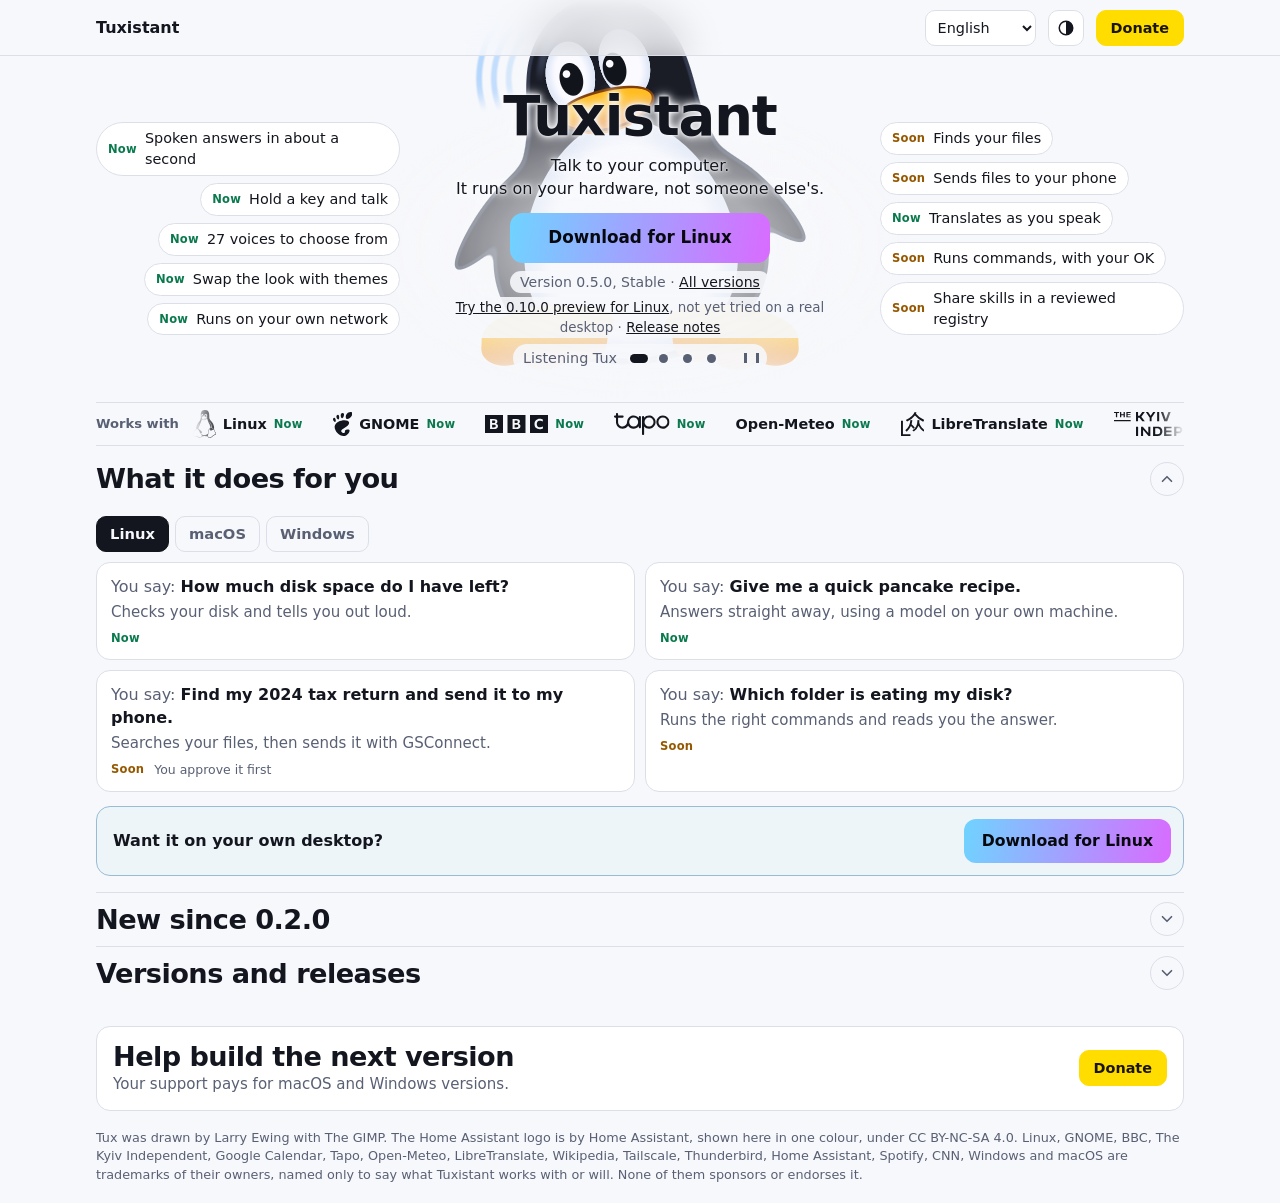
<file: index.html>
<!doctype html>
<html lang="en" dir="ltr">
<head>
<meta charset="utf-8">
<meta name="viewport" content="width=device-width, initial-scale=1">
<meta http-equiv="Content-Security-Policy" content="default-src 'none'; script-src 'self' 'sha256-7VdH9vVWAruDu7903xE+iqf+m04RZmTaQeqstZI0Ae4=' 'sha256-SqynItc/O4rO2nS4DljDxCaF4On9PS4TB4Wi/SGNqbo='; style-src 'self'; img-src 'self'; base-uri 'none'; form-action 'none'">
<meta name="referrer" content="strict-origin-when-cross-origin">
<script>document.documentElement.classList.add('js');try{var m=localStorage.getItem('mode');if(m==='light'||m==='dark')document.documentElement.dataset.mode=m}catch(e){}</script><script>(function(){var L=["en", "ar", "es", "pt", "zh"],c=null,i,b;try{c=localStorage.getItem('lang')}catch(e){}if(L.indexOf(c)<0){c=null;var n=navigator.languages||[navigator.language||''];for(i=0;i<n.length&&!c;i++){b=n[i].toLowerCase().split('-')[0];if(L.indexOf(b)>=0)c=b}}if(c&&c!=='en')location.replace(c+'/'+location.search+location.hash)})()</script>
<title>Tuxistant: talk to your computer</title>
<meta name="description" content="A voice assistant for your desktop that runs on your own hardware.">
<meta property="og:title" content="Tuxistant: talk to your computer">
<meta property="og:description" content="A voice assistant for your desktop that runs on your own hardware.">
<meta name="theme-color" content="#07080d">
<link rel="icon" href="favicon.svg" type="image/svg+xml">
<link rel="stylesheet" href="style.css">
<link rel="alternate" hreflang="en" href="https://buengenio.github.io/Tuxistant/"><link rel="alternate" hreflang="ar" href="https://buengenio.github.io/Tuxistant/ar/"><link rel="alternate" hreflang="es" href="https://buengenio.github.io/Tuxistant/es/"><link rel="alternate" hreflang="pt" href="https://buengenio.github.io/Tuxistant/pt/"><link rel="alternate" hreflang="zh" href="https://buengenio.github.io/Tuxistant/zh/"><link rel="alternate" hreflang="x-default" href="https://buengenio.github.io/Tuxistant/"><link rel="canonical" href="https://buengenio.github.io/Tuxistant/">
</head>
<body>
<header class="site-header" id="site-header">
  <div class="nav-glass" aria-hidden="true"></div>
  <div class="wrap bar">
    <a class="brand" href="./">Tuxistant</a>
    <select class="lang" id="lang" data-root="" aria-label="Language"><option value="en" selected>English</option><option value="ar">العربية</option><option value="es">Español</option><option value="pt">Português</option><option value="zh">中文</option></select>
    <span class="mode"><svg class="i-auto" viewBox="0 0 24 24" aria-hidden="true"><circle cx="12" cy="12" r="9"/><path class="solid" d="M12 3a9 9 0 0 1 0 18z"/></svg><svg class="i-light" viewBox="0 0 24 24" aria-hidden="true"><circle cx="12" cy="12" r="4"/><path d="M12 2v2M12 20v2M4.9 4.9l1.4 1.4M17.7 17.7l1.4 1.4M2 12h2M20 12h2M4.9 19.1l1.4-1.4M17.7 6.3l1.4-1.4"/></svg><svg class="i-dark" viewBox="0 0 24 24" aria-hidden="true"><path d="M21 12.8A9 9 0 1 1 11.2 3a7 7 0 0 0 9.8 9.8z"/></svg><select id="mode" aria-label="Appearance" title="Appearance"><option value="auto">Auto</option><option value="light">Light</option><option value="dark">Dark</option></select></span>
    <a class="btn btn-coffee" href="https://buymeacoffee.com/buengenio" rel="noopener">Donate</a>
  </div>
</header>
<main>
  <section class="hero" id="hero" data-theme="tux">
    <canvas id="tux" aria-hidden="true"></canvas>
    <div class="fallback" aria-hidden="true"></div>
    <div class="hero-in wrap">
      <div class="hero-copy">
        <h1>Tuxistant</h1>
        <p class="tagline"><span>Talk to your computer.</span> <span>It runs on your hardware, not someone else&#x27;s.</span></p>
        <div class="download">
          <a class="btn btn-main" id="download" href="https://github.com/BuenGenio/Tuxistant/archive/refs/tags/v0.5.0.tar.gz">Download for Linux</a>
          <p class="dl-meta"><span id="dl-meta-text">Version 0.5.0, Stable</span> · <a href="#versions">All versions</a></p>
          <p class="dl-preview"><a href="https://github.com/BuenGenio/Tuxistant/archive/refs/tags/v0.10.0.tar.gz">Try the 0.10.0 preview for Linux</a>, not yet tried on a real desktop · <a href="https://github.com/BuenGenio/Tuxistant/releases/tag/v0.10.0">Release notes</a></p>
        </div>
        <div class="pick"><span id="theme-name">Listening Tux</span><span class="dots" id="dots"></span></div>
      </div>
      <ul class="caps caps-a"><li class="cap"><span class="tag tag-now">Now</span><span>Spoken answers in about a second</span></li>
<li class="cap"><span class="tag tag-now">Now</span><span>Hold a key and talk</span></li>
<li class="cap"><span class="tag tag-now">Now</span><span>27 voices to choose from</span></li>
<li class="cap"><span class="tag tag-now">Now</span><span>Swap the look with themes</span></li>
<li class="cap"><span class="tag tag-now">Now</span><span>Runs on your own network</span></li></ul>
      <ul class="caps caps-b"><li class="cap"><span class="tag tag-soon">Soon</span><span>Finds your files</span></li>
<li class="cap"><span class="tag tag-soon">Soon</span><span>Sends files to your phone</span></li>
<li class="cap"><span class="tag tag-now">Now</span><span>Translates as you speak</span></li>
<li class="cap"><span class="tag tag-soon">Soon</span><span>Runs commands, with your OK</span></li>
<li class="cap"><span class="tag tag-soon">Soon</span><span>Share skills in a reviewed registry</span></li></ul>
    </div>
  </section>
  <div class="wrap"><div class="ticker"><svg class="marks" aria-hidden="true" focusable="false"><symbol id="mark-linux" viewBox="2.11 0 19.78 24"><path d="M12.504 0c-.155 0-.315.008-.48.021-4.226.333-3.105 4.807-3.17 6.298-.076 1.092-.3 1.953-1.05 3.02-.885 1.051-2.127 2.75-2.716 4.521-.278.832-.41 1.684-.287 2.489a.424.424 0 00-.11.135c-.26.268-.45.6-.663.839-.199.199-.485.267-.797.4-.313.136-.658.269-.864.68-.09.189-.136.394-.132.602 0 .199.027.4.055.536.058.399.116.728.04.97-.249.68-.28 1.145-.106 1.484.174.334.535.47.94.601.81.2 1.91.135 2.774.6.926.466 1.866.67 2.616.47.526-.116.97-.464 1.208-.946.587-.003 1.23-.269 2.26-.334.699-.058 1.574.267 2.577.2.025.134.063.198.114.333l.003.003c.391.778 1.113 1.132 1.884 1.071.771-.06 1.592-.536 2.257-1.306.631-.765 1.683-1.084 2.378-1.503.348-.199.629-.469.649-.853.023-.4-.2-.811-.714-1.376v-.097l-.003-.003c-.17-.2-.25-.535-.338-.926-.085-.401-.182-.786-.492-1.046h-.003c-.059-.054-.123-.067-.188-.135a.357.357 0 00-.19-.064c.431-1.278.264-2.55-.173-3.694-.533-1.41-1.465-2.638-2.175-3.483-.796-1.005-1.576-1.957-1.56-3.368.026-2.152.236-6.133-3.544-6.139zm.529 3.405h.013c.213 0 .396.062.584.198.19.135.33.332.438.533.105.259.158.459.166.724 0-.02.006-.04.006-.06v.105a.086.086 0 01-.004-.021l-.004-.024a1.807 1.807 0 01-.15.706.953.953 0 01-.213.335.71.71 0 00-.088-.042c-.104-.045-.198-.064-.284-.133a1.312 1.312 0 00-.22-.066c.05-.06.146-.133.183-.198.053-.128.082-.264.088-.402v-.02a1.21 1.21 0 00-.061-.4c-.045-.134-.101-.2-.183-.333-.084-.066-.167-.132-.267-.132h-.016c-.093 0-.176.03-.262.132a.8.8 0 00-.205.334 1.18 1.18 0 00-.09.4v.019c.002.089.008.179.02.267-.193-.067-.438-.135-.607-.202a1.635 1.635 0 01-.018-.2v-.02a1.772 1.772 0 01.15-.768c.082-.22.232-.406.43-.533a.985.985 0 01.594-.2zm-2.962.059h.036c.142 0 .27.048.399.135.146.129.264.288.344.465.09.199.14.4.153.667v.004c.007.134.006.2-.002.266v.08c-.03.007-.056.018-.083.024-.152.055-.274.135-.393.2.012-.09.013-.18.003-.267v-.015c-.012-.133-.04-.2-.082-.333a.613.613 0 00-.166-.267.248.248 0 00-.183-.064h-.021c-.071.006-.13.04-.186.132a.552.552 0 00-.12.27.944.944 0 00-.023.33v.015c.012.135.037.2.08.334.046.134.098.2.166.268.01.009.02.018.034.024-.07.057-.117.07-.176.136a.304.304 0 01-.131.068 2.62 2.62 0 01-.275-.402 1.772 1.772 0 01-.155-.667 1.759 1.759 0 01.08-.668 1.43 1.43 0 01.283-.535c.128-.133.26-.2.418-.2zm1.37 1.706c.332 0 .733.065 1.216.399.293.2.523.269 1.052.468h.003c.255.136.405.266.478.399v-.131a.571.571 0 01.016.47c-.123.31-.516.643-1.063.842v.002c-.268.135-.501.333-.775.465-.276.135-.588.292-1.012.267a1.139 1.139 0 01-.448-.067 3.566 3.566 0 01-.322-.198c-.195-.135-.363-.332-.612-.465v-.005h-.005c-.4-.246-.616-.512-.686-.71-.07-.268-.005-.47.193-.6.224-.135.38-.271.483-.336.104-.074.143-.102.176-.131h.002v-.003c.169-.202.436-.47.839-.601.139-.036.294-.065.466-.065zm2.8 2.142c.358 1.417 1.196 3.475 1.735 4.473.286.534.855 1.659 1.102 3.024.156-.005.33.018.513.064.646-1.671-.546-3.467-1.089-3.966-.22-.2-.232-.335-.123-.335.59.534 1.365 1.572 1.646 2.757.13.535.16 1.104.021 1.67.067.028.135.06.205.067 1.032.534 1.413.938 1.23 1.537v-.043c-.06-.003-.12 0-.18 0h-.016c.151-.467-.182-.825-1.065-1.224-.915-.4-1.646-.336-1.77.465-.008.043-.013.066-.018.135-.068.023-.139.053-.209.064-.43.268-.662.669-.793 1.187-.13.533-.17 1.156-.205 1.869v.003c-.02.334-.17.838-.319 1.35-1.5 1.072-3.58 1.538-5.348.334a2.645 2.645 0 00-.402-.533 1.45 1.45 0 00-.275-.333c.182 0 .338-.03.465-.067a.615.615 0 00.314-.334c.108-.267 0-.697-.345-1.163-.345-.467-.931-.995-1.788-1.521-.63-.4-.986-.87-1.15-1.396-.165-.534-.143-1.085-.015-1.645.245-1.07.873-2.11 1.274-2.763.107-.065.037.135-.408.974-.396.751-1.14 2.497-.122 3.854a8.123 8.123 0 01.647-2.876c.564-1.278 1.743-3.504 1.836-5.268.048.036.217.135.289.202.218.133.38.333.59.465.21.201.477.335.876.335.039.003.075.006.11.006.412 0 .73-.134.997-.268.29-.134.52-.334.74-.4h.005c.467-.135.835-.402 1.044-.7zm2.185 8.958c.037.6.343 1.245.882 1.377.588.134 1.434-.333 1.791-.765l.211-.01c.315-.007.577.01.847.268l.003.003c.208.199.305.53.391.876.085.4.154.78.409 1.066.486.527.645.906.636 1.14l.003-.007v.018l-.003-.012c-.015.262-.185.396-.498.595-.63.401-1.746.712-2.457 1.57-.618.737-1.37 1.14-2.036 1.191-.664.053-1.237-.2-1.574-.898l-.005-.003c-.21-.4-.12-1.025.056-1.69.176-.668.428-1.344.463-1.897.037-.714.076-1.335.195-1.814.12-.465.308-.797.641-.984l.045-.022zm-10.814.049h.01c.053 0 .105.005.157.014.376.055.706.333 1.023.752l.91 1.664.003.003c.243.533.754 1.064 1.189 1.637.434.598.77 1.131.729 1.57v.006c-.057.744-.48 1.148-1.125 1.294-.645.135-1.52.002-2.395-.464-.968-.536-2.118-.469-2.857-.602-.369-.066-.61-.2-.723-.4-.11-.2-.113-.602.123-1.23v-.004l.002-.003c.117-.334.03-.752-.027-1.118-.055-.401-.083-.71.043-.94.16-.334.396-.4.69-.533.294-.135.64-.202.915-.47h.002v-.002c.256-.268.445-.601.668-.838.19-.201.38-.336.663-.336zm7.159-9.074c-.435.201-.945.535-1.488.535-.542 0-.97-.267-1.28-.466-.154-.134-.28-.268-.373-.335-.164-.134-.144-.333-.074-.333.109.016.129.134.199.2.096.066.215.2.36.333.292.2.68.467 1.167.467.485 0 1.053-.267 1.398-.466.195-.135.445-.334.648-.467.156-.136.149-.267.279-.267.128.016.034.134-.147.332a8.097 8.097 0 01-.69.468zm-1.082-1.583V5.64c-.006-.02.013-.042.029-.05.074-.043.18-.027.26.004.063 0 .16.067.15.135-.006.049-.085.066-.135.066-.055 0-.092-.043-.141-.068-.052-.018-.146-.008-.163-.065zm-.551 0c-.02.058-.113.049-.166.066-.047.025-.086.068-.14.068-.05 0-.13-.02-.136-.068-.01-.066.088-.133.15-.133.08-.031.184-.047.259-.005.019.009.036.03.03.05v.02h.003z"/></symbol><symbol id="mark-gnome" viewBox="2.23 0 19.54 24"><path d="M19.703 0c-4.99 0-5.927 7.111-3.12 7.111 2.81 0 8.113-7.111 3.12-7.111M11.99.872q-.119-.001-.25.016c-2.811.364-1.82 5.25-.324 5.34 1.449.09 3.032-5.347.574-5.356M7.123 2.803a1.4 1.4 0 0 0-.488.114c-2.259.933-.344 4.776.921 4.519 1.168-.24 1.319-4.671-.433-4.632Zm-3.6 3.016a1.05 1.05 0 0 0-.634.215c-1.807 1.248.607 4.269 1.671 3.799.93-.41.338-3.967-1.037-4.014m10.032 2.309c-3.835.033-8.716 1.978-9.567 5.784C3.044 18.14 7.875 24 12.915 24c2.48 0 5.34-2.24 5.875-5.077.409-2.163-4.81-1.295-4.623.137.225 1.715-1.258 2.561-2.711 1.454-4.623-3.52 7.658-5.276 6.847-10.086-.263-1.56-2.29-2.322-4.748-2.301Z"/></symbol><symbol id="mark-bbc" viewBox="0 0 560 160"><path d="m79.396 86.11h-16.16v24.3h15.91c5.467 0 9.666-1.029 12.61-3.083 2.94-2.058 4.403-5.015 4.403-8.876 0-8.224-5.589-12.34-16.76-12.34zm8.504-17.18c2.485-2.054 3.734-4.928 3.734-8.616 0-7.136-4.861-10.7-14.57-10.7h-13.83v22.4h13.83c4.732 0 8.34-1.022 10.83-3.08zm-87.9 91.07h160v-160h-160zm110.8-47.08c-2.737 3.86-6.632 6.842-11.69 8.938-5.061 2.1-11.14 3.146-18.23 3.146h-35.86v-90h33.77c9.957 0 17.66 1.995 23.13 5.978 5.46 3.99 8.196 9.715 8.196 17.18 0 4.28-0.9799 7.994-2.94 11.14-1.956 3.146-4.854 5.642-8.69 7.49 5.306 1.757 9.365 4.55 12.18 8.368 2.817 3.818 4.224 8.452 4.224 13.91 0 5.372-1.365 9.988-4.098 13.84z"/><path d="m279.396 86.1h-16.16v24.3h15.91c5.467 0 9.666-1.029 12.6-3.083 2.936-2.058 4.403-5.015 4.403-8.876 0-8.224-5.586-12.34-16.76-12.34zm8.504-17.18c2.485-2.054 3.734-4.928 3.734-8.616 0-7.136-4.861-10.7-14.57-10.7h-13.83v22.4h13.83c4.732 0 8.344-1.022 10.83-3.08zm-87.9 91.08h160v-160h-160zm110.8-47.08c-2.737 3.86-6.629 6.842-11.69 8.938-5.061 2.1-11.14 3.146-18.23 3.146h-35.86v-90h33.78c9.953 0 17.66 1.995 23.13 5.978 5.46 3.99 8.196 9.715 8.196 17.18 0 4.28-0.9799 7.994-2.94 11.14-1.953 3.146-4.854 5.642-8.686 7.49 5.306 1.757 9.362 4.55 12.18 8.368 2.814 3.818 4.221 8.452 4.221 13.91 0 5.372-1.365 9.988-4.098 13.84z"/><path d="m400 160h160v-160h-160zm114.9-40.7c-3.731 2.054-8.05 3.682-12.96 4.875-4.914 1.19-10.08 1.785-15.5 1.785-7.199 0-13.68-1.046-19.43-3.143-5.764-2.1-10.63-5.124-14.61-9.068-3.983-3.948-7.035-8.784-9.148-14.5-2.121-5.712-3.174-12.15-3.174-19.31 0-6.986 1.099-13.3 3.3-18.93 2.205-5.635 5.376-10.47 9.53-14.5 4.147-4.025 9.12-7.112 14.93-9.254 5.799-2.135 12.3-3.206 19.49-3.206 4.998 0 9.719 0.5145 14.17 1.54 4.441 1.029 8.568 2.53 12.39 4.508v17.51c-3.484-2.306-7.296-4.072-11.31-5.239-4.169-1.206-8.49-1.809-12.83-1.788-6.184 0-11.46 1.151-15.82 3.454-4.287 2.228-7.789 5.717-10.03 9.995-2.334 4.357-3.5 9.659-3.5 15.91s1.123 11.58 3.37 15.98c2.132 4.29 5.551 7.806 9.778 10.06 4.277 2.303 9.467 3.454 15.56 3.454 9.316 0 17.91-2.425 25.79-7.28z"/></symbol><symbol id="mark-tapo" viewBox="0 0.26 90 35.65"><path fill-rule="evenodd" d="M28.3423 4.86941C32.6321 3.36534 37.4039 4.73679 40.2405 8.28901V6.87365C40.2413 5.93672 41.0006 5.17738 41.9376 5.17661C42.8745 5.17738 43.6338 5.93672 43.6346 6.87365V23.4625C43.6346 24.3997 42.8748 25.1595 41.9376 25.1595C41.0003 25.1595 40.2405 24.3997 40.2405 23.4625V21.6586C38.0909 24.3554 34.7717 25.8488 31.3277 25.6687C27.8837 25.4887 24.7383 23.6573 22.8816 20.7511C20.8984 23.82 17.487 25.6657 13.833 25.6465C7.92461 25.6119 3.19149 20.7219 3.19149 14.8135V7.75478H1.71092C1.25667 7.75478 0.821074 7.57414 0.500136 7.25268C0.179197 6.93122 -0.000734557 6.49533 2.25402e-06 6.04109C0.000768167 5.09672 0.766547 4.33156 1.71092 4.33156H3.19149V1.97264C3.19149 1.51863 3.37194 1.08324 3.6931 0.762345C4.01426 0.441446 4.44979 0.261352 4.90379 0.261719C5.84762 0.262485 6.61256 1.02742 6.61332 1.97125V4.33017H13.9413C14.8862 4.33017 15.6522 5.09618 15.6522 6.04109C15.6529 6.49533 15.473 6.93122 15.152 7.25268C14.8311 7.57414 14.3955 7.75478 13.9413 7.75478H6.61332V14.8496C6.61332 18.9097 9.93525 22.283 13.9954 22.2303C17.9458 22.172 21.1324 18.9805 21.1846 15.03V14.9703C21.1818 10.4245 24.0525 6.37347 28.3423 4.86941ZM24.59 14.9719C24.5895 19.003 27.8564 22.2715 31.8874 22.273V22.2716C35.9186 22.2678 39.1858 19.0013 39.1904 14.9701C39.1889 10.939 35.9204 7.67215 31.8893 7.67266C27.8582 7.67317 24.5905 10.9409 24.59 14.9719Z"/><path fill-rule="evenodd" d="M48.816 7.84816C50.8419 5.57064 53.7451 4.26825 56.7933 4.26953C61.7108 4.26901 65.9955 7.62033 67.1795 12.3932C68.3635 17.166 66.1418 22.1313 61.7942 24.4292C57.4466 26.727 52.0926 25.7656 48.816 22.0989V34.2029C48.8182 34.6546 48.6404 35.0885 48.3219 35.4088C48.0035 35.7291 47.5706 35.9093 47.1189 35.9097C46.182 35.9089 45.4226 35.1496 45.4219 34.2126V6.87684C45.4226 5.93991 46.182 5.18057 47.1189 5.1798C48.0558 5.18057 48.8152 5.93991 48.816 6.87684V7.84816ZM49.493 14.9738C49.4935 19.0052 52.7617 22.273 56.7932 22.273V22.2716C60.8233 22.2663 64.0888 19.0002 64.0933 14.9701C64.0918 10.9386 60.8227 7.67164 56.7913 7.67266C52.7599 7.67368 49.4925 10.9423 49.493 14.9738Z"/><path fill-rule="evenodd" d="M69.4074 10.8774C71.0649 6.87732 74.969 4.2698 79.2989 4.27092V4.26953C85.2063 4.27718 89.9932 9.06464 90.0001 14.9721C90.0012 19.302 87.3937 23.2061 83.3936 24.8636C79.3935 26.521 74.7889 25.6054 71.7272 22.5438C68.6656 19.4821 67.7499 14.8774 69.4074 10.8774ZM71.9984 14.9733C71.9987 19.0049 75.267 22.273 79.2986 22.273C83.3287 22.2677 86.5942 19.0016 86.5988 14.9715C86.598 10.9399 83.3293 7.67215 79.2977 7.67266C75.2661 7.67317 71.9982 10.9417 71.9984 14.9733Z"/></symbol><symbol id="mark-libretranslate" viewBox="0 0 49.49 49.96"><g transform="translate(-23.040803,-26.932047)"><g transform="translate(-42.114518,-17.993737)"><g transform="matrix(4.3205134,0,0,4.3205134,-37.271798,-327.6536)"><path d="m 34.996103,90.121035 -0.614947,0.759641 q -2.754346,-1.41593 -3.948067,-2.950715 -1.167884,1.617467 -3.7672,2.888703 L 26.0096,90.084861 q 3.457142,-1.601964 4.283963,-3.849882 l 0.878496,0.273884 q -0.175699,0.516763 -0.232543,0.604613 1.116207,1.596797 4.056587,3.007559 z m 0.165364,4.91958 -0.676959,0.645954 q -1.514115,-1.157549 -2.346102,-2.826692 -0.547769,1.550288 -2.268589,2.806021 l -0.676959,-0.625283 q 1.19889,-0.795814 1.798334,-1.875848 0.599445,-1.080034 0.682127,-3.079906 l 0.909502,0.07751 q 0,0.268716 -0.04134,0.671791 l -0.03617,0.361734 q 0,0.273884 0.30489,1.033525 0.310058,0.754474 0.899167,1.467606 0.594277,0.707965 1.452103,1.343583 z m -4.800725,-1.374588 -0.702797,0.63045 q -0.594277,-0.780312 -1.162716,-1.276404 -0.651121,1.421098 -2.020542,2.676831 l -0.687295,-0.614948 q 1.229895,-1.095537 1.767329,-2.201409 0.5426,-1.105872 0.697629,-2.795686 l 0.919838,0.09819 q -0.103353,0.940508 -0.366902,1.91719 1.00252,0.862993 1.555456,1.565791 z"/></g><path d="M 84.81389,94.883148 V 91.324643 H 69.191186 V 63.247172 h -4.035865 v 31.635976 z"/></g></g></symbol><symbol id="mark-kyiv-independent" viewBox="0 0 199 36"><path fill-rule="evenodd" d="M71.2313 24.5858C71.3564 24.7448 72.5989 26.3241 72.5844 29.0001C72.5991 31.7207 71.3146 33.3077 71.226 33.3927C69.7791 35.1215 68.406 35.4757 67.3872 35.7308H67.3724C66.3389 36 65.1429 35.9716 65.1429 35.9716H58.5874V22.0001H65.1429C65.1429 22.0001 66.3537 21.986 67.3724 22.241H67.3872L67.4372 22.2542C68.4507 22.5217 69.8026 22.8785 71.226 24.5791L71.2313 24.5858ZM69.0113 30.7005L69.0261 30.6863C69.0704 30.5871 69.2032 30.2895 69.2475 28.9576C69.1885 27.6681 69.0556 27.3564 69.0113 27.2572V27.2288C68.5886 25.6603 67.4265 25.0595 67.2312 24.9586L67.2309 24.9584C67.2217 24.9537 67.2147 24.95 67.21 24.9475C66.0731 24.3382 64.449 24.409 64.449 24.409H61.8209V33.5344H64.449C64.449 33.5344 66.0731 33.6194 67.21 32.996C67.3281 32.9535 68.5831 32.3583 69.0113 30.7146V30.7005Z"/><path d="M40.5448 22.0143H43.232L51.4412 31.3948V22.0143H54.5122V36H51.766L43.6306 26.7046V35.9858H40.5448V22.0143Z"/><path d="M36.1449 22.0285H33V36H36.1449V22.0285Z"/><path d="M122.947 22.0143L131.141 31.3806V22.0143H134.212V35.9858H131.466L123.331 26.7046V35.9717H120.23V22.0143H122.947Z"/><path d="M170.224 22.0143H172.94L181.149 31.3948V22.0143H184.22V36H181.474L173.324 26.7046V35.9858H170.224V22.0143Z"/><path fill-rule="evenodd" d="M100.091 22.7511C99.1757 22.241 98.1569 22.0285 97.0938 22.0285H90.3316V35.9858H93.506C93.4912 34.8097 93.4912 31.8907 93.4912 31.8907C93.4912 31.8907 96.016 31.9049 97.0348 31.8907C97.9059 31.8907 98.7327 31.7632 99.5152 31.4373C100.593 30.998 101.42 30.3037 101.966 29.3118C102.586 28.1924 102.704 27.0021 102.409 25.7693C102.114 24.4232 101.317 23.4313 100.091 22.7511ZM98.9394 28.6033C98.4965 29.1134 97.9207 29.3826 97.2563 29.3968C96.0603 29.4393 93.506 29.411 93.5208 29.411V24.494C93.5208 24.494 96.0455 24.4799 97.2415 24.5082C98.4817 24.5365 99.4119 25.4151 99.5152 26.6053C99.5743 27.3422 99.4414 28.0223 98.9394 28.6033Z"/><path d="M186.981 22.0143V24.5224H191.44L191.426 35.9575H194.556V24.5224H199V22.0143H186.981Z"/><path fill-rule="evenodd" d="M152.255 29.0001C152.269 26.3241 151.027 24.7448 150.902 24.5858L150.896 24.5791C149.473 22.8785 148.121 22.5217 147.108 22.2542L147.058 22.241H147.043C146.024 21.986 144.813 22.0001 144.813 22.0001H138.258V35.9716H144.813C144.813 35.9716 146.009 36 147.043 35.7308H147.058C148.076 35.4757 149.45 35.1215 150.896 33.3927C151 33.3077 152.284 31.7207 152.255 29.0001ZM148.697 30.7146C148.274 32.3515 147.045 32.9386 146.9 33.0077L146.895 33.0101C145.758 33.6336 144.134 33.5486 144.134 33.5486H141.506V24.4232H144.134C144.134 24.4232 145.758 24.3523 146.895 24.9616C146.9 24.9642 146.907 24.9679 146.916 24.9728C147.112 25.0737 148.274 25.6745 148.697 27.243C148.697 27.243 148.888 27.6823 148.948 28.9717C148.906 30.1915 148.771 30.5237 148.719 30.652L148.714 30.6657L148.711 30.6721C148.711 30.6863 148.697 30.7146 148.697 30.7146Z"/><path d="M86.3008 22.0001V24.4374H78.3574V27.7673H86.3008V30.2045H78.3574V33.5344H86.3008V35.9716H75.1977V22.0001H86.3008Z"/><path d="M116.347 24.4374V22.0001H105.244V35.9716H116.347V33.5344H108.404V30.2045H116.347V27.7673H108.404V24.4374H116.347Z"/><path d="M166.163 22.0001V24.4374H158.205V27.7673H166.163V30.2045H158.205V33.5344H166.163V35.9716H155.045V22.0001H166.163Z"/><path d="M46.2048 0L40.9602 7L46.2048 14H42.4115L38.2877 8.49899H36.0605V14H33V0H36.0605V5.48687H38.2877L42.4115 0H46.2048Z"/><path d="M51.0901 0.0141552L54.9265 5.74143L58.7486 0.0141552H62.1252L56.349 8.6687V13.9434H53.5472V8.68284L47.7279 0.0141552H51.0901Z"/><path d="M73.7925 0.0282759L77.7007 10.7333L81.609 0.0282759H85L79.8848 13.9434H75.5023L70.3871 0.0282759H73.7925Z"/><path d="M64.7115 0.0141552H67.772V13.9576H64.7115V0.0141552Z"/><path fill-rule="evenodd" d="M25 14H0V12H25V14Z"/><path d="M14.3677 3.2721V0H16.2795V8H14.3677V4.7279H10.8971V8H8.97063V0H10.8971V3.2721H14.3677Z"/><path d="M25 1.40036V0.0138784H18.5588V7.98615H25V6.5858H20.3823V4.68632H24.5956V3.29984H20.3823V1.40036H25Z"/><path d="M0 1.64991H2.85295V7.98613H4.76473V1.64991H7.61768V0.0277229H0V1.64991Z"/></symbol><symbol id="mark-google-calendar" viewBox="0 0 24 24"><path d="M18.316 5.684H24v12.632h-5.684V5.684zM5.684 24h12.632v-5.684H5.684V24zM18.316 5.684V0H1.895A1.894 1.894 0 0 0 0 1.895v16.421h5.684V5.684h12.632zm-7.207 6.25v-.065c.272-.144.5-.349.687-.617s.279-.595.279-.982c0-.379-.099-.72-.3-1.025a2.05 2.05 0 0 0-.832-.714 2.703 2.703 0 0 0-1.197-.257c-.6 0-1.094.156-1.481.467-.386.311-.65.671-.793 1.078l1.085.452c.086-.249.224-.461.413-.633.189-.172.445-.257.767-.257.33 0 .602.088.816.264a.86.86 0 0 1 .322.703c0 .33-.12.589-.36.778-.24.19-.535.284-.886.284h-.567v1.085h.633c.407 0 .748.109 1.02.327.272.218.407.499.407.843 0 .336-.129.614-.387.832s-.565.327-.924.327c-.351 0-.651-.103-.897-.311-.248-.208-.422-.502-.521-.881l-1.096.452c.178.616.505 1.082.977 1.401.472.319.984.478 1.538.477a2.84 2.84 0 0 0 1.293-.291c.382-.193.684-.458.902-.794.218-.336.327-.72.327-1.149 0-.429-.115-.797-.344-1.105a2.067 2.067 0 0 0-.881-.689zm2.093-1.931l.602.913L15 10.045v5.744h1.187V8.446h-.827l-2.158 1.557zM22.105 0h-3.289v5.184H24V1.895A1.894 1.894 0 0 0 22.105 0zm-3.289 23.5l4.684-4.684h-4.684V23.5zM0 22.105C0 23.152.848 24 1.895 24h3.289v-5.184H0v3.289z"/></symbol><symbol id="mark-home-assistant" viewBox="0 0.31 24 23.38"><path d="M22.939 10.627 13.061.749a1.505 1.505 0 0 0-2.121 0l-9.879 9.878C.478 11.21 0 12.363 0 13.187v9c0 .826.675 1.5 1.5 1.5h9.227l-4.063-4.062a2.034 2.034 0 0 1-.664.113c-1.13 0-2.05-.92-2.05-2.05s.92-2.05 2.05-2.05 2.05.92 2.05 2.05c0 .233-.041.456-.113.665l3.163 3.163V9.928a2.05 2.05 0 0 1-1.15-1.84c0-1.13.92-2.05 2.05-2.05s2.05.92 2.05 2.05a2.05 2.05 0 0 1-1.15 1.84v8.127l3.146-3.146A2.051 2.051 0 0 1 18 12.239c1.13 0 2.05.92 2.05 2.05s-.92 2.05-2.05 2.05c-.25 0-.488-.047-.709-.13L12.9 20.602v3.088h9.6c.825 0 1.5-.675 1.5-1.5v-9c0-.825-.477-1.977-1.061-2.561z"/></symbol><symbol id="mark-spotify" viewBox="0 0 24 24"><path d="M12 0C5.4 0 0 5.4 0 12s5.4 12 12 12 12-5.4 12-12S18.66 0 12 0zm5.521 17.34c-.24.359-.66.48-1.021.24-2.82-1.74-6.36-2.101-10.561-1.141-.418.122-.779-.179-.899-.539-.12-.421.18-.78.54-.9 4.56-1.021 8.52-.6 11.64 1.32.42.18.479.659.301 1.02zm1.44-3.3c-.301.42-.841.6-1.262.3-3.239-1.98-8.159-2.58-11.939-1.38-.479.12-1.02-.12-1.14-.6-.12-.48.12-1.021.6-1.141C9.6 9.9 15 10.561 18.72 12.84c.361.181.54.78.241 1.2zm.12-3.36C15.24 8.4 8.82 8.16 5.16 9.301c-.6.179-1.2-.181-1.38-.721-.18-.601.18-1.2.72-1.381 4.26-1.26 11.28-1.02 15.721 1.621.539.3.719 1.02.419 1.56-.299.421-1.02.599-1.559.3z"/></symbol><symbol id="mark-intelimaris" viewBox="18 18 1218 1218"><path fill-rule="evenodd" d="M 596.5 30.7 C 576.1 32, 542 36, 542 37 C 542 37.4, 545.5 42.8, 549.8 49.1 C 565.4 72, 609.9 137.7, 629.6 167 C 720.3 301.6, 717.6 298.1, 744 318.5 C 769.1 337.8, 786.9 355, 797.7 370.3 C 800.7 374.5, 803.3 378, 803.5 378 C 803.7 378, 812.1 373.8, 822.1 368.7 C 849.6 354.7, 873.7 345.8, 899.6 340 C 907.3 338.2, 914.2 336.5, 915.1 336.2 C 916.5 335.6, 914.3 331.6, 903.1 314 C 895.5 302.2, 880.6 278.8, 870 262 C 859.4 245.2, 848.8 228.6, 846.5 225 C 844.2 221.4, 825.5 192.2, 805 160 C 784.5 127.8, 764.6 96.5, 760.7 90.5 C 749.6 73.2, 744.8 65.4, 736.1 51.4 L 728.1 38.3 723.3 37.6 C 682.3 31.7, 659.7 30, 627.2 30.2 C 613.1 30.3, 599.3 30.5, 596.5 30.7 M 499.1 44.5 C 462.2 52.7, 425.4 64.3, 390.7 78.8 C 384.4 81.5, 382 82.9, 382.3 84 C 382.5 84.8, 388.1 93.5, 394.8 103.2 C 401.5 112.9, 446.7 180.6, 495.4 253.7 C 589.1 394.5, 588.7 394, 603.5 404.5 C 616.8 414, 630 419.5, 656.8 426.6 C 674.6 431.3, 685.9 434.8, 699.8 440 C 710.9 444, 711.2 444.1, 713.8 442.4 C 720.6 438.1, 741.3 422.9, 759.8 408.6 C 771 400, 782.6 391.5, 785.6 389.8 C 788.5 388, 791 386.1, 791 385.7 C 791 383.6, 779.7 368.9, 771.2 359.9 C 760.2 348.4, 750.3 340.2, 729 325.5 C 709.5 312, 701.1 305.2, 694.6 297.5 C 688.9 290.7, 679.2 276.6, 584.9 137 C 515.2 34, 520.5 41.5, 517.4 41.3 C 515.8 41.2, 507.6 42.6, 499.1 44.5 M 758.1 47.7 C 759.4 49.8, 768.6 64.1, 778.5 79.5 C 788.5 94.9, 804.2 119.4, 813.5 134 C 822.8 148.6, 835.9 169.2, 842.7 179.8 C 859.8 206.4, 909.3 284.8, 925.8 311.3 C 934.2 324.8, 939.8 332.9, 940.6 332.6 C 948.4 329.6, 1004.9 329.5, 1027.8 332.4 C 1041.7 334.2, 1065.9 338.6, 1066.8 339.4 C 1067.6 340.2, 1058.7 367.2, 1052.8 382 C 1046 398.8, 1033.6 423.9, 1025 438.2 L 1017.9 450 1055.3 510.7 C 1124.3 622.8, 1196.9 741.3, 1207 758.3 C 1208.9 761.4, 1210.7 764, 1211 764 C 1211.4 764, 1212.2 761.6, 1212.9 758.8 C 1244.4 624.9, 1228.2 481.1, 1168 361 C 1120.9 266.8, 1056.5 194.8, 964.3 133.2 C 903.7 92.7, 828 60.1, 758.6 44.5 L 755.8 43.9 758.1 47.7 M 342.5 101.3 C 308.7 118.8, 285.1 133.5, 258.1 153.9 C 239.6 167.9, 240 167.6, 240 168.4 C 240 168.8, 246.3 177.1, 253.9 186.9 C 285.6 227.4, 286.7 229, 391.7 386.5 C 449.8 473.7, 454.3 480, 462.4 487.8 C 479.5 504.2, 499.1 514.3, 525 520 C 535.3 522.2, 545.5 523.5, 570.7 525.5 L 589.8 527 597.7 521.4 C 602 518.3, 617.6 507.7, 632.5 497.9 C 657.4 481.5, 696.8 455, 701.5 451.4 C 704.2 449.4, 703.3 448.9, 689.7 444.5 C 674.3 439.4, 665.1 437.5, 640.8 434 C 610.5 429.7, 602.7 427.3, 588.7 417.8 C 576.8 409.7, 570 401.3, 545 364 C 531.9 344.5, 511.1 313.4, 498.7 295 C 486.3 276.6, 450.8 223.4, 419.8 176.8 C 387.5 128.2, 362.9 92.1, 362 92.1 C 361.2 92.1, 352.4 96.2, 342.5 101.3 M 206.4 196.9 C 183.6 218.2, 162.4 241.8, 141.8 268.7 L 133.2 279.9 174.7 341.7 C 197.5 375.7, 237.6 435.7, 263.7 475 C 315 552.1, 321.7 561.7, 332.2 572.1 C 355.9 595.8, 391.6 609.2, 453.3 617.4 C 472.9 620.1, 501.7 622.7, 502.5 621.9 C 502.7 621.6, 502 618.5, 500.9 614.9 C 499.8 611.4, 498.7 604.9, 498.3 600.5 L 497.8 592.5 531.1 568.6 C 549.5 555.4, 566.2 543.5, 568.2 542.1 C 570.3 540.7, 572 539.2, 572 538.9 C 572 538.6, 564.7 538, 555.8 537.7 C 512 536, 485.9 528.7, 459.7 510.7 C 447.3 502.2, 437.2 490.8, 421.8 468 C 414.6 457.3, 380.6 406.4, 346.2 355 C 281.1 257.6, 268 238.6, 254.6 220.9 C 250.1 215.1, 241.7 204, 235.8 196.2 C 229.9 188.5, 224.7 181.9, 224.2 181.6 C 223.7 181.3, 215.7 188.2, 206.4 196.9 M 118.1 301.8 C 102.6 325.4, 79.8 369.5, 69.2 396.2 C 61.3 416.2, 53.8 438, 54.2 440.2 C 54.8 443.8, 171.3 619.3, 178.5 627.5 C 214.8 668.7, 251.6 683.5, 353 697.5 C 384 701.7, 398 704, 408.5 706.6 C 445.3 715.6, 459.6 730.1, 456.1 755.1 C 454.3 768.4, 449.8 780.4, 434 815 C 404.4 879.7, 396.6 910.4, 401.5 943.6 C 405.4 969.3, 412.6 983.8, 450.8 1041.5 C 480.4 1086.2, 498.5 1114.4, 516.2 1143 C 524.2 1155.9, 535.5 1174.2, 541.5 1183.5 C 547.4 1192.8, 555.2 1205.1, 558.7 1210.6 L 565 1220.8 578.8 1221.6 C 599 1222.9, 650.4 1222.6, 666.5 1221.2 C 680.4 1219.9, 701.6 1217.4, 707.7 1216.4 L 710.8 1215.8 705.6 1207.2 C 702.7 1202.4, 691.4 1184.1, 680.5 1166.5 C 662.5 1137.3, 649.2 1115.7, 629 1082.5 C 625 1075.9, 619.1 1066.5, 616 1061.5 C 612.8 1056.5, 602.4 1039.9, 592.8 1024.5 C 583.1 1009.1, 565 980.3, 552.5 960.5 C 518.5 906.9, 514.7 897.1, 514.6 864.5 C 514.6 848.5, 515 843.8, 516.9 835 C 522.1 810.8, 531.6 786.1, 550.6 747.1 L 564 719.7 557 712.4 C 537.3 691.6, 517.5 661.2, 508.9 638.3 L 506.5 632 494.5 632 C 465.5 632, 429.5 628.3, 398 622 C 352 612.8, 327.6 599.9, 306.4 573.6 C 301 566.9, 172.6 375.2, 133.4 315.3 C 127.1 305.8, 121.7 298, 121.3 298 C 120.9 298, 119.4 299.7, 118.1 301.8 M 955.5 354.7 C 897.2 358.6, 845.4 376.3, 796.3 409.2 C 790.6 412.9, 775.3 424, 762.3 433.8 C 734.9 454.3, 722.2 463.3, 684 489.5 C 601.7 545.9, 524 601.8, 524 604.5 C 524 607.7, 533.7 633.7, 539 644.5 C 551 669, 570.2 693.6, 590.7 710.7 L 597 715.9 606.2 710.8 C 611.3 708, 621.8 702, 629.5 697.5 C 637.2 693, 652.7 684, 664 677.5 C 701.7 655.8, 709.4 651.4, 726.5 641.5 C 735.9 636.1, 757 623.8, 773.5 614.2 C 790 604.6, 814.9 590.5, 828.8 582.9 C 881.3 553.9, 905.1 538.4, 928 517.8 C 973 477.3, 1001.2 440.1, 1021.5 394.5 C 1027.8 380.1, 1035.5 359.2, 1034.8 358.4 C 1032 355.7, 978.8 353.2, 955.5 354.7 M 946.5 387.7 C 918.5 394.6, 910.9 396.7, 896.7 401.4 C 867 411.2, 830.9 426.8, 828.2 430.9 C 824.4 436.7, 825.5 439, 855.3 486.5 C 870.6 511, 872.7 513, 880.6 510 C 892.9 505.3, 971.2 423.2, 974.8 411.2 C 978.2 400, 973.7 390.8, 963.1 387.2 C 958.7 385.7, 954 385.8, 946.5 387.7 M 761 453.9 C 759.6 454.3, 757.1 455.4, 755.4 456.3 C 751.5 458.3, 675.9 512.4, 597.3 569.4 C 588.4 575.8, 579.5 582.9, 577.7 585.1 C 571.9 591.8, 569.9 602.1, 572.4 611.9 C 575.4 623.6, 590.3 649.8, 601.2 662.3 C 609.8 672.2, 624.7 678.1, 635.9 676 C 643.2 674.7, 639.5 676.7, 721 628 C 760.3 604.5, 800.3 580.7, 809.7 575.1 C 828 564.2, 830.8 561.7, 834.8 553.1 C 840.7 540.3, 838.6 527.4, 827.8 508.5 C 802.8 464.9, 791.4 453.9, 771.5 453.3 C 767.1 453.2, 762.4 453.4, 761 453.9 M 43.2 477.6 C 25.5 551.1, 21.7 619.9, 31.1 694.8 L 32.4 705.1 42.6 717.3 C 84.7 768, 117.1 782.1, 206 788.5 C 244.3 791.2, 258.3 793.1, 273.7 797.6 C 299.6 805.1, 310.3 817.7, 308.7 838.7 C 308 847.1, 307 852.1, 301 876 C 291.7 913.1, 289.1 930.1, 288.3 960.1 C 287 1006.4, 295.2 1050.2, 314 1097.5 C 317.3 1105.8, 338.6 1150.5, 340.4 1152.8 C 341.5 1154.4, 357.6 1162.5, 376.5 1171.2 C 419.7 1191.1, 468.2 1205.8, 519.3 1214.5 C 541.6 1218.3, 540.9 1220.1, 526.2 1197.2 C 519.2 1186.4, 507 1166.8, 499 1153.7 C 491 1140.6, 472.8 1112.1, 458.6 1090.2 C 412.6 1019.8, 408.8 1013.7, 401.9 1001 C 388.6 976.6, 384.2 961.4, 383.3 937.5 C 382.2 905.1, 390 877.4, 417 818 C 419.8 811.7, 424.8 800.6, 428 793.4 C 443.3 759, 442.3 743.5, 424.3 731.4 C 411.2 722.5, 391.6 717.8, 340.5 711 C 268.4 701.5, 243.3 695.6, 216.6 682.1 C 183.7 665.5, 167.9 649.2, 130.3 593 C 111.4 564.8, 87.1 527.6, 65 492.7 C 57 480.2, 49.5 468.8, 48.4 467.3 L 46.3 464.6 43.2 477.6 M 995 480.7 C 978.4 501.5, 934.5 543.3, 918.1 554.1 L 915.7 555.6 919.8 564.6 C 925.7 577.5, 931.1 592.1, 937 611.5 C 949.6 652.8, 948.9 651.3, 969.2 683.5 C 997 727.6, 1037.7 792.6, 1046.2 806.5 C 1058.4 826.5, 1109.2 910, 1121.7 930.7 L 1129.1 943 1125.9 947.6 C 1124.1 950.2, 1123.1 952, 1123.7 951.7 C 1126.4 950, 1148.3 914.5, 1160.2 892.5 C 1174.6 866, 1189.7 831.6, 1199 803.8 L 1203.3 791.1 1200.8 787.3 C 1199.4 785.2, 1189.1 768.4, 1177.8 750 C 1166.5 731.6, 1152 708, 1145.5 697.5 C 1122.3 660.1, 1025.2 502.2, 1016 487 C 1010.9 478.5, 1006.2 470.9, 1005.6 470.2 C 1004.7 469.3, 1002.3 471.6, 995 480.7 M 765 478.7 C 763.1 479.7, 749.1 489.5, 734 500.5 C 698.7 526.1, 609.7 590.3, 604.7 593.8 C 595.5 600.3, 594.7 604.7, 600.5 616.8 C 612.1 641.1, 625 654.5, 633.6 651.4 C 634.7 651, 653.3 640, 675 627 C 696.7 614, 722.1 598.9, 731.5 593.5 C 765.1 574.2, 807.6 548.5, 810.2 545.9 C 813.4 542.8, 814.5 539.2, 813.6 534.7 C 812.2 527, 784.5 484, 778.7 480.3 C 773.6 477.1, 769.1 476.6, 765 478.7 M 895.5 569.7 C 877 582.1, 846.7 599.9, 823.5 611.9 C 816.9 615.3, 811.1 618.5, 810.7 618.9 C 808.4 621.2, 802 671.3, 802 687.1 C 802 715.1, 808.1 732.1, 831.5 768.5 C 838.5 779.5, 853.6 803.1, 865 821 C 876.4 838.9, 889.9 860, 895 868 C 903.4 881.1, 934.3 930.1, 957 966.5 C 974 993.6, 1019 1067.8, 1019 1068.6 C 1019 1069, 1018 1070.5, 1016.8 1071.9 C 1015.5 1073.3, 1018.8 1070.7, 1024 1066 C 1040.5 1051.4, 1071 1020, 1084.9 1003.2 C 1099.5 985.7, 1122 956.1, 1122 954.5 C 1122 954, 1121 955, 1119.8 956.7 C 1117.1 960.6, 1116.9 960.6, 1115.1 957.8 C 1109.3 948.7, 1099 931.8, 1063.5 873.5 C 1056.8 862.5, 1044.3 842.3, 1035.7 828.5 C 1027.2 814.8, 1015.7 796.3, 1010.2 787.5 C 1004.8 778.7, 993.6 760.9, 985.5 748 C 929.5 659, 934.7 669, 925.6 632.2 C 922.5 620, 918.1 604, 915.7 596.7 C 911.3 583.4, 903.9 565, 903 565 C 902.7 565, 899.3 567.1, 895.5 569.7 M 780 636.1 C 768.7 642.8, 744.7 656.7, 726.5 667.2 L 693.5 686.1 687.2 703.8 C 663.8 768.9, 665.3 802.9, 693.2 846.3 C 696.7 851.6, 706.5 866.9, 715.2 880.3 C 736.4 913.2, 743.6 924.6, 769.8 967 C 782.2 987.1, 798.2 1013, 805.5 1024.5 C 812.7 1036, 823.5 1053.4, 829.5 1063 C 855.9 1105.6, 888 1156.4, 889.4 1157.8 C 889.6 1158, 893.8 1156.1, 898.7 1153.7 C 926.7 1139.6, 965.6 1114.1, 996.7 1089.3 L 1006 1082 1002.6 1077.2 C 998.2 1071, 966.7 1021.2, 949.8 993.5 C 932.8 965.8, 901.5 915.7, 887.3 893.6 C 870.5 867.4, 838 816.4, 818.4 785.6 C 793.7 746.8, 788.5 734.2, 787.4 711 C 786.7 696.6, 788.1 686.8, 795.4 655.7 C 801.6 629.8, 802.7 624, 801.4 624 C 800.9 624, 791.3 629.5, 780 636.1 M 666 702.1 C 660.2 705.5, 644.3 714.9, 630.5 723 C 601.1 740.4, 598.1 742, 595.7 742 C 593 742, 586.9 738.6, 579.5 733 L 572.9 728 568 738.2 C 529.2 820.6, 522.6 864.6, 543 906.5 C 545.7 912, 554.7 927.1, 563.1 940 C 585.2 974.2, 638.8 1060.4, 669.7 1111.5 C 680.7 1129.7, 692.9 1149.7, 696.7 1156 C 718.2 1190.9, 730 1210.3, 730.3 1211.3 C 730.9 1213.3, 765.4 1205.3, 793 1196.9 C 819.2 1188.9, 866.9 1170.5, 870.4 1167 C 871 1166.4, 870.3 1164.4, 868.3 1161.3 C 866.7 1158.7, 858.1 1145.3, 849.3 1131.5 C 840.5 1117.8, 826.2 1095, 817.5 1081 C 808.8 1067, 796.9 1047.8, 791 1038.5 C 785.1 1029.2, 774.3 1011.8, 767 1000 C 731.7 943.2, 712.6 912.9, 684.1 869 C 659.5 830.9, 652.9 811.4, 654.3 780.5 C 655.2 760.5, 659.6 742.9, 671.1 713.1 C 674.4 704.6, 676.9 697.3, 676.8 696.8 C 676.6 696.3, 671.8 698.7, 666 702.1 M 40.6 747.8 C 71.4 887.5, 155.7 1021.1, 267.1 1106.5 C 279 1115.7, 308 1135.3, 308.7 1134.7 C 308.9 1134.4, 306.6 1128.8, 303.6 1122.2 C 286.9 1086.2, 276.6 1050.1, 270.8 1008 C 270 1002.1, 269.5 988, 269.5 971 C 269.5 933.4, 271.9 916, 283.1 872.5 C 291.5 839.7, 291 829.2, 280.7 822.1 C 268.3 813.6, 253.1 810.7, 204 807.5 C 136.7 803.1, 104.4 794.8, 74.3 774.1 C 65.3 768, 46.9 752.3, 43.3 747.6 C 40.6 744.3, 39.8 744.3, 40.6 747.8"/></symbol><symbol id="mark-cnn" viewBox="0 6.42 24 11.16"><path d="M23.9962 15.514c0 2.0638-2.6676 3.0547-4.0789.6576-.1012-.173-2.3252-4.0032-2.3252-4.0032v3.3457c0 2.0637-2.6663 3.0546-4.0776.6575-.1025-.173-2.3253-4.0032-2.3253-4.0032v3.1547c0 1.4318-.8498 2.2073-2.1791 2.2073H5.5299a5.5299 5.5299 0 010-11.0598h1.7946v1.328H5.5299a4.2019 4.2019 0 100 8.4038h3.4494a.8973.8973 0 00.8794-.878V8.524a.2692.2692 0 01.1935-.273c.141-.0384.2897.0487.3987.2333l2.1522 3.7084c1.251 2.1573 2.0728 3.5738 2.083 3.5892.2807.4742.6986.5576.9973.4755a.7973.7973 0 00.582-.787v-6.945a.2705.2705 0 01.191-.2744c.1397-.0384.287.0487.3947.2333l1.9946 3.4366 2.242 3.8648c.2191.3717.5242.5038.7896.5038a.7691.7691 0 00.2063-.0282.7986.7986 0 00.591-.791V6.4707H24zM8.0026 13.9695V8.4857c0-2.0638 2.6675-3.0546 4.0788-.6563.1025.173 2.3253 4.002 2.3253 4.002V8.4856c0-2.0638 2.6662-3.0546 4.0775-.6563.1026.173 2.3253 4.002 2.3253 4.002V6.4705H22.14v8.9999a.2705.2705 0 01-.1935.2743c-.141.0384-.2897-.0487-.3987-.2333a1360.4277 1360.4277 0 01-2.2406-3.8622l-1.9946-3.434c-.2794-.4744-.696-.5577-.9921-.477a.7986.7986 0 00-.5833.7858v6.9464a.2718.2718 0 01-.1935.2743c-.1423.0384-.291-.0487-.3987-.2333-.0192-.032-1.069-1.8407-2.083-3.5892a6211.7971 6211.7971 0 00-2.1535-3.711c-.2794-.4755-.6973-.5575-.996-.4768a.7999.7999 0 00-.5845.7858v6.8002a.3717.3717 0 01-.3487.3474h-3.452a3.6712 3.6712 0 010-7.3424H7.322v1.328H5.5427a2.3432 2.3432 0 100 4.6864H7.636a.364.364 0 00.3666-.3705Z"/></symbol><symbol id="mark-windows" viewBox="0 0 4875 4875"><path d="M0 0h2311v2310H0zm2564 0h2311v2310H2564zM0 2564h2311v2311H0zm2564 0h2311v2311H2564"/></symbol><symbol id="mark-macos" viewBox="0 9.18 24 5.64"><path d="M0 14.727h.941v-2.453c0-.484.318-.835.771-.835.439 0 .71.276.71.722v2.566h.915V12.25c0-.48.31-.812.764-.812.46 0 .718.28.718.77v2.518h.94v-2.748c0-.801-.517-1.334-1.307-1.334-.578 0-1.054.31-1.247.805h-.023c-.147-.514-.552-.805-1.118-.805-.545 0-.968.306-1.142.771H.903v-.695H0v4.006zm7.82-.646c-.408 0-.68-.208-.68-.537 0-.318.26-.522.714-.552l.926-.057v.307c0 .483-.427.839-.96.839zm-.284.71c.514 0 1.017-.268 1.248-.703h.018v.639h.908v-2.76c0-.804-.647-1.33-1.64-1.33-1.021 0-1.66.537-1.701 1.285h.873c.06-.332.344-.548.79-.548.464 0 .748.242.748.662v.287l-1.058.06c-.976.061-1.524.488-1.524 1.199 0 .721.564 1.209 1.338 1.209zm6.305-2.642c-.065-.843-.719-1.512-1.777-1.512-1.164 0-1.92.805-1.92 2.087 0 1.3.756 2.082 1.928 2.082 1.005 0 1.697-.59 1.772-1.485h-.888c-.087.453-.397.725-.873.725-.597 0-.982-.483-.982-1.322 0-.824.381-1.323.975-1.323.502 0 .8.321.876.748h.889zm2.906-2.967c-1.591 0-2.589 1.085-2.589 2.82 0 1.735.998 2.816 2.59 2.816 1.586 0 2.584-1.081 2.584-2.816 0-1.735-.997-2.82-2.585-2.82zm0 .832c.971 0 1.591.77 1.591 1.988 0 1.213-.62 1.984-1.59 1.984-.976 0-1.592-.77-1.592-1.984 0-1.217.616-1.988 1.591-1.988zm2.982 3.178c.042 1.006.866 1.626 2.12 1.626 1.32 0 2.151-.65 2.151-1.686 0-.813-.469-1.27-1.576-1.523l-.627-.144c-.67-.158-.945-.37-.945-.733 0-.453.415-.756 1.032-.756.623 0 1.05.306 1.096.817h.93c-.023-.96-.817-1.61-2.019-1.61-1.187 0-2.03.653-2.03 1.62 0 .78.477 1.263 1.482 1.494l.707.166c.688.163.967.39.967.782 0 .454-.457.779-1.115.779-.665 0-1.167-.329-1.228-.832h-.945z"/></symbol></svg><p class="ticker-label" id="works-with">Works with</p><div class="ticker-view"><ul class="ticker-list" aria-labelledby="works-with" tabindex="0"><li class="ticker-item is-now"><svg class="mark" width="23.08" height="28" aria-hidden="true" focusable="false"><use href="#mark-linux"/></svg><span class="mark-name">Linux</span><span class="tag tag-now">Now</span></li><li class="ticker-item is-now"><svg class="mark" width="19.54" height="24" aria-hidden="true" focusable="false"><use href="#mark-gnome"/></svg><span class="mark-name">GNOME</span><span class="tag tag-now">Now</span></li><li class="ticker-item is-now"><svg class="mark" width="63" height="18" aria-hidden="true" focusable="false"><use href="#mark-bbc"/></svg><span class="mark-name visually-hidden">BBC</span><span class="tag tag-now">Now</span></li><li class="ticker-item is-now"><svg class="mark" width="55.54" height="22" aria-hidden="true" focusable="false"><use href="#mark-tapo"/></svg><span class="mark-name visually-hidden">Tapo</span><span class="tag tag-now">Now</span></li><li class="ticker-item is-now"><span class="mark-name">Open-Meteo</span><span class="tag tag-now">Now</span></li><li class="ticker-item is-now"><svg class="mark" width="23.77" height="24" aria-hidden="true" focusable="false"><use href="#mark-libretranslate"/></svg><span class="mark-name">LibreTranslate</span><span class="tag tag-now">Now</span></li><li class="ticker-item is-now"><svg class="mark" width="132.7" height="24" aria-hidden="true" focusable="false"><use href="#mark-kyiv-independent"/></svg><span class="mark-name visually-hidden">The Kyiv Independent</span><span class="tag tag-now">Now</span></li><li class="ticker-item is-soon"><svg class="mark" width="22" height="22" aria-hidden="true" focusable="false"><use href="#mark-google-calendar"/></svg><span class="mark-name">Google Calendar</span><span class="tag tag-soon">Soon</span></li><li class="ticker-item is-soon"><svg class="mark" width="23.61" height="23" aria-hidden="true" focusable="false"><use href="#mark-home-assistant"/></svg><span class="mark-name">Home Assistant</span><span class="tag tag-soon">Soon</span></li><li class="ticker-item is-soon"><svg class="mark" width="22" height="22" aria-hidden="true" focusable="false"><use href="#mark-spotify"/></svg><span class="mark-name">Spotify</span><span class="tag tag-soon">Soon</span></li><li class="ticker-item is-soon"><svg class="mark" width="26" height="26" aria-hidden="true" focusable="false"><use href="#mark-intelimaris"/></svg><span class="mark-name">InteliMaris</span><span class="tag tag-soon">Soon</span></li><li class="ticker-item is-soon"><svg class="mark" width="38.71" height="18" aria-hidden="true" focusable="false"><use href="#mark-cnn"/></svg><span class="mark-name visually-hidden">CNN</span><span class="tag tag-soon">Soon</span></li><li class="ticker-item is-soon"><svg class="mark" width="20" height="20" aria-hidden="true" focusable="false"><use href="#mark-windows"/></svg><span class="mark-name">Windows</span><span class="tag tag-soon">Soon</span></li><li class="ticker-item is-soon"><svg class="mark" width="55.32" height="13" aria-hidden="true" focusable="false"><use href="#mark-macos"/></svg><span class="mark-name visually-hidden">macOS</span><span class="tag tag-soon">Soon</span></li></ul><ul class="ticker-list" aria-hidden="true"><li class="ticker-item is-now"><svg class="mark" width="23.08" height="28" aria-hidden="true" focusable="false"><use href="#mark-linux"/></svg><span class="mark-name">Linux</span><span class="tag tag-now">Now</span></li><li class="ticker-item is-now"><svg class="mark" width="19.54" height="24" aria-hidden="true" focusable="false"><use href="#mark-gnome"/></svg><span class="mark-name">GNOME</span><span class="tag tag-now">Now</span></li><li class="ticker-item is-now"><svg class="mark" width="63" height="18" aria-hidden="true" focusable="false"><use href="#mark-bbc"/></svg><span class="mark-name visually-hidden">BBC</span><span class="tag tag-now">Now</span></li><li class="ticker-item is-now"><svg class="mark" width="55.54" height="22" aria-hidden="true" focusable="false"><use href="#mark-tapo"/></svg><span class="mark-name visually-hidden">Tapo</span><span class="tag tag-now">Now</span></li><li class="ticker-item is-now"><span class="mark-name">Open-Meteo</span><span class="tag tag-now">Now</span></li><li class="ticker-item is-now"><svg class="mark" width="23.77" height="24" aria-hidden="true" focusable="false"><use href="#mark-libretranslate"/></svg><span class="mark-name">LibreTranslate</span><span class="tag tag-now">Now</span></li><li class="ticker-item is-now"><svg class="mark" width="132.7" height="24" aria-hidden="true" focusable="false"><use href="#mark-kyiv-independent"/></svg><span class="mark-name visually-hidden">The Kyiv Independent</span><span class="tag tag-now">Now</span></li><li class="ticker-item is-soon"><svg class="mark" width="22" height="22" aria-hidden="true" focusable="false"><use href="#mark-google-calendar"/></svg><span class="mark-name">Google Calendar</span><span class="tag tag-soon">Soon</span></li><li class="ticker-item is-soon"><svg class="mark" width="23.61" height="23" aria-hidden="true" focusable="false"><use href="#mark-home-assistant"/></svg><span class="mark-name">Home Assistant</span><span class="tag tag-soon">Soon</span></li><li class="ticker-item is-soon"><svg class="mark" width="22" height="22" aria-hidden="true" focusable="false"><use href="#mark-spotify"/></svg><span class="mark-name">Spotify</span><span class="tag tag-soon">Soon</span></li><li class="ticker-item is-soon"><svg class="mark" width="26" height="26" aria-hidden="true" focusable="false"><use href="#mark-intelimaris"/></svg><span class="mark-name">InteliMaris</span><span class="tag tag-soon">Soon</span></li><li class="ticker-item is-soon"><svg class="mark" width="38.71" height="18" aria-hidden="true" focusable="false"><use href="#mark-cnn"/></svg><span class="mark-name visually-hidden">CNN</span><span class="tag tag-soon">Soon</span></li><li class="ticker-item is-soon"><svg class="mark" width="20" height="20" aria-hidden="true" focusable="false"><use href="#mark-windows"/></svg><span class="mark-name">Windows</span><span class="tag tag-soon">Soon</span></li><li class="ticker-item is-soon"><svg class="mark" width="55.32" height="13" aria-hidden="true" focusable="false"><use href="#mark-macos"/></svg><span class="mark-name visually-hidden">macOS</span><span class="tag tag-soon">Soon</span></li></ul></div></div></div>
  <section class="section acc wrap" id="examples" aria-labelledby="examples-title"><div class="acc-head"><div class="acc-fit"><h2 id="examples-title">What it does for you</h2></div><svg class="acc-chev" viewBox="0 0 24 24" aria-hidden="true" focusable="false"><path d="M6 9l6 6 6-6"/></svg></div><div class="acc-panel" id="examples-panel"><div class="acc-inner">
    <div class="tabs" role="tablist" aria-labelledby="examples-title"><button class="tab" type="button" role="tab" id="tab-linux" data-os="linux" aria-controls="panel-linux" aria-selected="false">Linux</button><button class="tab" type="button" role="tab" id="tab-macos" data-os="macos" aria-controls="panel-macos" aria-selected="false">macOS</button><button class="tab" type="button" role="tab" id="tab-windows" data-os="windows" aria-controls="panel-windows" aria-selected="false">Windows</button></div>
    <ul class="examples" id="panel-linux" role="tabpanel" aria-labelledby="tab-linux"><li class="example"><span class="say" data-label="You say">How much disk space do I have left?</span><p class="does">Checks your disk and tells you out loud.</p><div class="flags"><span class="tag tag-now">Now</span></div></li><li class="example"><span class="say" data-label="You say">Give me a quick pancake recipe.</span><p class="does">Answers straight away, using a model on your own machine.</p><div class="flags"><span class="tag tag-now">Now</span></div></li><li class="example"><span class="say" data-label="You say">Find my 2024 tax return and send it to my phone.</span><p class="does">Searches your files, then sends it with GSConnect.</p><div class="flags"><span class="tag tag-soon">Soon</span><span class="flag">You approve it first</span></div></li><li class="example"><span class="say" data-label="You say">Which folder is eating my disk?</span><p class="does">Runs the right commands and reads you the answer.</p><div class="flags"><span class="tag tag-soon">Soon</span></div></li></ul><ul class="examples" id="panel-macos" role="tabpanel" aria-labelledby="tab-macos" hidden><li class="example"><span class="say" data-label="You say">Find last year&#x27;s tax return and AirDrop it to my iPhone.</span><p class="does">Searches with Spotlight, then opens AirDrop.</p><div class="flags"><span class="tag tag-soon">Soon</span><span class="flag">You approve it first</span></div></li><li class="example"><span class="say" data-label="You say">Turn on Do Not Disturb until my next meeting.</span><p class="does">Reads your calendar and sets a Focus.</p><div class="flags"><span class="tag tag-soon">Soon</span></div></li><li class="example"><span class="say" data-label="You say">Clear anything in Downloads older than a year.</span><p class="does">Shows the list, then moves it all to the Bin.</p><div class="flags"><span class="tag tag-soon">Soon</span><span class="flag">You approve it first</span></div></li><li class="example"><span class="say" data-label="You say">Why is my Mac running hot?</span><p class="does">Finds the busiest app and tells you.</p><div class="flags"><span class="tag tag-soon">Soon</span></div></li></ul><ul class="examples" id="panel-windows" role="tabpanel" aria-labelledby="tab-windows" hidden><li class="example"><span class="say" data-label="You say">Find my tax return and send it to my phone.</span><p class="does">Searches your files, then sends it with Phone Link.</p><div class="flags"><span class="tag tag-soon">Soon</span><span class="flag">You approve it first</span></div></li><li class="example"><span class="say" data-label="You say">Install VLC.</span><p class="does">Installs it with winget.</p><div class="flags"><span class="tag tag-soon">Soon</span><span class="flag">You approve it first</span></div></li><li class="example"><span class="say" data-label="You say">What&#x27;s slowing down my startup?</span><p class="does">Lists your startup apps and how long each takes.</p><div class="flags"><span class="tag tag-soon">Soon</span></div></li><li class="example"><span class="say" data-label="You say">Clear my temp files.</span><p class="does">Shows what it found, then frees the space.</p><div class="flags"><span class="tag tag-soon">Soon</span><span class="flag">You approve it first</span></div></li></ul>
  <div class="acc-cta"><p>Want it on your own desktop?</p><div class="acc-actions"><a class="btn btn-cta" href="https://github.com/BuenGenio/Tuxistant/archive/refs/tags/v0.5.0.tar.gz" data-cta="download">Download for Linux</a></div></div></div></div></section>
  <section class="section acc wrap" id="preview" aria-labelledby="preview-title"><div class="acc-head"><div class="acc-fit"><h2 id="preview-title">New since 0.2.0</h2></div><svg class="acc-chev" viewBox="0 0 24 24" aria-hidden="true" focusable="false"><path d="M6 9l6 6 6-6"/></svg></div><div class="acc-panel" id="preview-panel"><div class="acc-inner">
    <p class="lead">Built, but not yet proven on a real desktop. Each becomes Now once it has worked on one.</p>
    <ul class="caps caps-row"><li class="cap"><span class="tag tag-soon">Soon</span><span>Plays, pauses and skips music</span></li><li class="cap"><span class="tag tag-soon">Soon</span><span>Timers and reminders</span></li><li class="cap"><span class="tag tag-soon">Soon</span><span>Controls your Home Assistant</span></li><li class="cap"><span class="tag tag-soon">Soon</span><span>Searches and researches the web</span></li><li class="cap"><span class="tag tag-soon">Soon</span><span>Answers facts from Wikipedia</span></li><li class="cap"><span class="tag tag-soon">Soon</span><span>Answers from your mail</span></li><li class="cap"><span class="tag tag-soon">Soon</span><span>Your own skills, in a sandbox</span></li><li class="cap"><span class="tag tag-soon">Soon</span><span>Opens apps and Settings pages</span></li><li class="cap"><span class="tag tag-soon">Soon</span><span>Recipe skills: one YAML file, no code</span></li><li class="cap"><span class="tag tag-soon">Soon</span><span>Recipes can switch Night Light and Do Not Disturb</span></li><li class="cap"><span class="tag tag-soon">Soon</span><span>Each skill on its own page in Settings</span></li><li class="cap"><span class="tag tag-soon">Soon</span><span>Tailscale address only when switched on</span></li><li class="cap"><span class="tag tag-soon">Soon</span><span>Hands-free dictation: double-tap Fn</span></li><li class="cap"><span class="tag tag-soon">Soon</span><span>Answer Tux&#x27;s questions by holding Fn again</span></li><li class="cap"><span class="tag tag-soon">Soon</span><span>Cloud only after you agree</span></li></ul>
  <div class="acc-cta"><p>Try them on your own desktop.</p><div class="acc-actions"><a class="btn btn-cta" href="https://github.com/BuenGenio/Tuxistant/archive/refs/tags/v0.5.0.tar.gz" data-cta="download">Download for Linux</a><a class="acc-more" href="https://github.com/BuenGenio/Tuxistant/releases/tag/v0.5.0">Release notes</a></div></div></div></div></section>
  <section class="section acc wrap" id="versions" aria-labelledby="versions-title"><div class="acc-head"><div class="acc-fit"><h2 id="versions-title">Versions and releases</h2></div><svg class="acc-chev" viewBox="0 0 24 24" aria-hidden="true" focusable="false"><path d="M6 9l6 6 6-6"/></svg></div><div class="acc-panel" id="versions-panel"><div class="acc-inner">
    <table class="versions">
      <thead><tr><th scope="col">System</th><th scope="col">Version</th><th scope="col">Status</th><th scope="col" class="needs">Needs</th></tr></thead>
      <tbody><tr><td>Linux</td><td>0.5.0</td><td>Stable</td><td class="needs">GNOME 50 and your own LocalAI server</td></tr><tr><td>macOS</td><td>–</td><td>Planned</td><td class="needs">To be announced</td></tr><tr><td>Windows</td><td>–</td><td>Planned</td><td class="needs">To be announced</td></tr></tbody>
    </table>
    <h3 class="sub" id="releases-title">Releases</h3>
    <svg class="feat-sprite" width="0" height="0" aria-hidden="true" focusable="false"><symbol id="feat-apps" viewBox="0 0 24 24"><rect x="4" y="4" width="6.5" height="6.5" rx="1.5"/><rect x="13.5" y="4" width="6.5" height="6.5" rx="1.5"/><rect x="4" y="13.5" width="6.5" height="6.5" rx="1.5"/><rect x="13.5" y="13.5" width="6.5" height="6.5" rx="1.5"/></symbol><symbol id="feat-settings" viewBox="0 0 24 24"><path d="M4 7h9M17 7h3M4 17h3M11 17h9"/><circle cx="15" cy="7" r="2"/><circle cx="9" cy="17" r="2"/></symbol><symbol id="feat-media" viewBox="0 0 24 24"><path d="M9 17.5V5.5l11-2v12"/><circle cx="6.5" cy="17.5" r="2.5"/><circle cx="17.5" cy="15.5" r="2.5"/></symbol><symbol id="feat-mail" viewBox="0 0 24 24"><rect x="3" y="5" width="18" height="14" rx="2"/><path d="m3.5 7 8.5 6 8.5-6"/></symbol><symbol id="feat-server" viewBox="0 0 24 24"><rect x="3.5" y="4" width="17" height="7" rx="1.5"/><rect x="3.5" y="13" width="17" height="7" rx="1.5"/><path d="M7.5 7.5h.01M7.5 16.5h.01"/></symbol><symbol id="feat-shield" viewBox="0 0 24 24"><path d="M12 3 5 6v5.5c0 4.5 3 8 7 9.5 4-1.5 7-5 7-9.5V6z"/><path d="M9.5 12.5h5"/></symbol><symbol id="feat-search" viewBox="0 0 24 24"><circle cx="10.5" cy="10.5" r="6.5"/><path d="m15.5 15.5 5 5"/></symbol><symbol id="feat-recipe" viewBox="0 0 24 24"><path d="M14 3H6.5A1.5 1.5 0 0 0 5 4.5v15A1.5 1.5 0 0 0 6.5 21h11a1.5 1.5 0 0 0 1.5-1.5V8z"/><path d="M14 3v5h5M8.5 13h7M8.5 17h4"/></symbol><symbol id="feat-followup" viewBox="0 0 24 24"><path d="M4 3.5h10a1 1 0 0 1 1 1v7a1 1 0 0 1-1 1H8.5L5 15.5v-3H4a1 1 0 0 1-1-1v-7a1 1 0 0 1 1-1z"/><path d="M18 8h2a1 1 0 0 1 1 1v7a1 1 0 0 1-1 1h-1v3l-3.5-3H11a1 1 0 0 1-1-1v-.5"/></symbol><symbol id="feat-dictation" viewBox="0 0 24 24"><path d="M4 7h9M4 12h6M4 17h8M18 5v14M15.5 5h5M15.5 19h5"/></symbol><symbol id="feat-consent" viewBox="0 0 24 24"><path d="M7 18.5a4.5 4.5 0 0 1-.6-9 6 6 0 0 1 11.4 1.6 3.8 3.8 0 0 1-.3 7.4z"/><path d="m9.5 13.5 2 2 3.5-3.5"/></symbol><symbol id="feat-home" viewBox="0 0 24 24"><path d="M4 10.5 12 4l8 6.5V20H4z"/><path d="M10 20v-5h4v5"/></symbol><symbol id="feat-timer" viewBox="0 0 24 24"><circle cx="12" cy="13.5" r="7.5"/><path d="M12 13.5V10M9.5 2.5h5M12 2.5V6"/></symbol><symbol id="feat-book" viewBox="0 0 24 24"><path d="M12 6.5C10 5 7 4.5 3 5v13.5c4-.5 7 0 9 1.5 2-1.5 5-2 9-1.5V5c-4-.5-7 0-9 1.5z"/><path d="M12 6.5V20"/></symbol><symbol id="feat-code" viewBox="0 0 24 24"><path d="m8 7-5 5 5 5M16 7l5 5-5 5M13.5 5l-3 14"/></symbol><symbol id="feat-calendar" viewBox="0 0 24 24"><rect x="3.5" y="5" width="17" height="15.5" rx="2"/><path d="M3.5 10h17M8 3v4M16 3v4"/></symbol><symbol id="feat-news" viewBox="0 0 24 24"><rect x="3" y="4" width="18" height="16" rx="2"/><path d="M7 8.5h10M7 12.5h4M7 16h4M14 12.5h3V16h-3z"/></symbol><symbol id="feat-voice" viewBox="0 0 24 24"><rect x="9" y="3" width="6" height="11" rx="3"/><path d="M5.5 11a6.5 6.5 0 0 0 13 0M12 17.5V21M9 21h6"/></symbol><symbol id="feat-approve" viewBox="0 0 24 24"><rect x="3" y="5" width="18" height="14" rx="2"/><path d="m8.5 12 2.5 2.5 5-5"/></symbol><symbol id="feat-steps" viewBox="0 0 24 24"><path d="M3 20h5v-5h5v-5h5V5h3"/></symbol><symbol id="feat-theme" viewBox="0 0 24 24"><path d="M12 3a9 9 0 0 0 0 18c1.4 0 2-1 1.5-2.2-.6-1.4.3-2.8 1.8-2.8H18a3 3 0 0 0 3-3c0-5.5-4-10-9-10z"/><path d="M7.5 11.5h.01M10 7.5h.01M15 7.5h.01"/></symbol></svg>
    <ol class="releases" aria-labelledby="releases-title"><li class="release"><span class="rel-version"><a href="https://github.com/BuenGenio/Tuxistant/releases/tag/v0.10.0">0.10.0</a></span><span class="rel-when"><time dir="ltr" datetime="2026-11-27">2026-11-27</time></span><span class="chan chan-preview">Preview</span><ul class="rel-added" role="list"><li class="feat"><svg class="feat-icon" width="15" height="15" aria-hidden="true" focusable="false"><use href="#feat-apps"/></svg><span>Opening folders such as Downloads</span></li><li class="feat"><svg class="feat-icon" width="15" height="15" aria-hidden="true" focusable="false"><use href="#feat-settings"/></svg><span>Settings pages found by more names</span></li></ul></li><li class="release"><span class="rel-version"><a href="https://github.com/BuenGenio/Tuxistant/releases/tag/v0.9.0">0.9.0</a></span><span class="rel-when"><time dir="ltr" datetime="2026-11-25">2026-11-25</time></span><span class="chan chan-preview">Preview</span><ul class="rel-added" role="list"><li class="feat"><svg class="feat-icon" width="15" height="15" aria-hidden="true" focusable="false"><use href="#feat-media"/></svg><span>No escapes read out in song titles</span></li><li class="feat"><svg class="feat-icon" width="15" height="15" aria-hidden="true" focusable="false"><use href="#feat-mail"/></svg><span>“doctor” states mail search&#x27;s limit</span></li></ul></li><li class="release"><span class="rel-version"><a href="https://github.com/BuenGenio/Tuxistant/releases/tag/v0.8.0">0.8.0</a></span><span class="rel-when"><time dir="ltr" datetime="2026-11-23">2026-11-23</time></span><span class="chan chan-preview">Preview</span><ul class="rel-added" role="list"><li class="feat"><svg class="feat-icon" width="15" height="15" aria-hidden="true" focusable="false"><use href="#feat-mail"/></svg><span>The doctor command explains mail search</span></li></ul></li><li class="release"><span class="rel-version"><a href="https://github.com/BuenGenio/Tuxistant/releases/tag/v0.7.0">0.7.0</a></span><span class="rel-when"><time dir="ltr" datetime="2026-11-21">2026-11-21</time></span><span class="chan chan-preview">Preview</span><ul class="rel-added" role="list"><li class="feat"><svg class="feat-icon" width="15" height="15" aria-hidden="true" focusable="false"><use href="#feat-mail"/></svg><span>Mail search without Thunderbird</span></li><li class="feat"><svg class="feat-icon" width="15" height="15" aria-hidden="true" focusable="false"><use href="#feat-server"/></svg><span>What runs on your server</span></li></ul></li><li class="release"><span class="rel-version"><a href="https://github.com/BuenGenio/Tuxistant/releases/tag/v0.6.0">0.6.0</a></span><span class="rel-when"><time dir="ltr" datetime="2026-11-17">2026-11-17</time></span><span class="chan chan-preview">Preview</span><ul class="rel-added" role="list"><li class="feat"><svg class="feat-icon" width="15" height="15" aria-hidden="true" focusable="false"><use href="#feat-shield"/></svg><span>Signature checks for shared skills</span></li><li class="feat"><svg class="feat-icon" width="15" height="15" aria-hidden="true" focusable="false"><use href="#feat-search"/></svg><span>Browse skills, once the registry opens</span></li></ul></li><li class="release"><span class="rel-version"><a href="https://github.com/BuenGenio/Tuxistant/releases/tag/v0.5.0">0.5.0</a></span><span class="rel-when"><time dir="ltr" datetime="2026-11-15">2026-11-15</time></span><span class="chan chan-stable">Stable</span><ul class="rel-added" role="list"><li class="feat"><svg class="feat-icon is-mirrored" width="15" height="15" aria-hidden="true" focusable="false"><use href="#feat-recipe"/></svg><span>Recipe skills in YAML</span></li><li class="feat"><svg class="feat-icon" width="15" height="15" aria-hidden="true" focusable="false"><use href="#feat-followup"/></svg><span>Follow-up questions</span></li><li class="feat"><svg class="feat-icon is-mirrored" width="15" height="15" aria-hidden="true" focusable="false"><use href="#feat-dictation"/></svg><span>Hands-free dictation</span></li><li class="feat"><svg class="feat-icon" width="15" height="15" aria-hidden="true" focusable="false"><use href="#feat-settings"/></svg><span>A page for every skill in Settings</span></li><li class="feat"><svg class="feat-icon" width="15" height="15" aria-hidden="true" focusable="false"><use href="#feat-consent"/></svg><span>Cloud only after you agree</span></li></ul></li><li class="release"><span class="rel-version"><a href="https://github.com/BuenGenio/Tuxistant/releases/tag/v0.4.0">0.4.0</a></span><span class="rel-when"><time dir="ltr" datetime="2026-11-13">2026-11-13</time></span><span class="chan chan-preview">Preview</span><ul class="rel-added" role="list"><li class="feat"><svg class="feat-icon" width="15" height="15" aria-hidden="true" focusable="false"><use href="#feat-apps"/></svg><span>Opening apps</span></li><li class="feat"><svg class="feat-icon" width="15" height="15" aria-hidden="true" focusable="false"><use href="#feat-settings"/></svg><span>Opening Settings pages</span></li><li class="feat"><svg class="feat-icon" width="15" height="15" aria-hidden="true" focusable="false"><use href="#feat-shield"/></svg><span>Home questions kept out of fact lookups</span></li></ul></li><li class="release"><span class="rel-version"><a href="https://github.com/BuenGenio/Tuxistant/releases/tag/v0.3.0">0.3.0</a></span><span class="rel-when"><time dir="ltr" datetime="2026-11-13">2026-11-13</time></span><span class="chan chan-preview">Preview</span><ul class="rel-added" role="list"><li class="feat"><svg class="feat-icon" width="15" height="15" aria-hidden="true" focusable="false"><use href="#feat-mail"/></svg><span>Mail search</span></li><li class="feat"><svg class="feat-icon" width="15" height="15" aria-hidden="true" focusable="false"><use href="#feat-search"/></svg><span>Web search and research</span></li><li class="feat"><svg class="feat-icon" width="15" height="15" aria-hidden="true" focusable="false"><use href="#feat-home"/></svg><span>Home Assistant</span></li><li class="feat"><svg class="feat-icon" width="15" height="15" aria-hidden="true" focusable="false"><use href="#feat-timer"/></svg><span>Timers and reminders</span></li><li class="feat"><svg class="feat-icon" width="15" height="15" aria-hidden="true" focusable="false"><use href="#feat-media"/></svg><span>Media control</span></li><li class="feat"><svg class="feat-icon" width="15" height="15" aria-hidden="true" focusable="false"><use href="#feat-book"/></svg><span>Facts from Wikipedia</span></li><li class="feat"><svg class="feat-icon" width="15" height="15" aria-hidden="true" focusable="false"><use href="#feat-code"/></svg><span>Your own skills</span></li></ul></li><li class="release"><span class="rel-version"><a href="https://github.com/BuenGenio/Tuxistant/releases/tag/v0.2.0">0.2.0</a></span><span class="rel-when"><time dir="ltr" datetime="2026-11-13">2026-11-13</time></span><span class="chan chan-stable">Stable</span><ul class="rel-added" role="list"><li class="feat"><svg class="feat-icon" width="15" height="15" aria-hidden="true" focusable="false"><use href="#feat-calendar"/></svg><span>Calendar</span></li><li class="feat"><svg class="feat-icon is-mirrored" width="15" height="15" aria-hidden="true" focusable="false"><use href="#feat-news"/></svg><span>News from a source you choose</span></li></ul></li><li class="release"><span class="rel-version"><a href="https://github.com/BuenGenio/Tuxistant/releases/tag/v0.1.0">0.1.0</a></span><span class="rel-when"><time dir="ltr" datetime="2026-11-10">2026-11-10</time></span><span class="chan chan-preview">Preview</span><ul class="rel-added" role="list"><li class="feat"><svg class="feat-icon" width="15" height="15" aria-hidden="true" focusable="false"><use href="#feat-voice"/></svg><span>Talk and listen</span></li><li class="feat"><svg class="feat-icon is-mirrored" width="15" height="15" aria-hidden="true" focusable="false"><use href="#feat-dictation"/></svg><span>Dictation</span></li><li class="feat"><svg class="feat-icon" width="15" height="15" aria-hidden="true" focusable="false"><use href="#feat-approve"/></svg><span>Skills with approval cards</span></li><li class="feat"><svg class="feat-icon is-mirrored" width="15" height="15" aria-hidden="true" focusable="false"><use href="#feat-steps"/></svg><span>Several steps in one request</span></li><li class="feat"><svg class="feat-icon" width="15" height="15" aria-hidden="true" focusable="false"><use href="#feat-settings"/></svg><span>Settings</span></li><li class="feat"><svg class="feat-icon" width="15" height="15" aria-hidden="true" focusable="false"><use href="#feat-theme"/></svg><span>Themes</span></li></ul></li></ol>
  <div class="acc-cta"><p>Looking for an older version or the source code?</p><div class="acc-actions"><a class="btn btn-cta btn-cta-alt" href="https://github.com/BuenGenio/Tuxistant/releases">See every release on GitHub</a></div></div></div></div></section>
  <section class="wrap">
    <div class="support">
      <div><h2>Help build the next version</h2><p>Your support pays for macOS and Windows versions.</p></div>
      <a class="btn btn-coffee" href="https://buymeacoffee.com/buengenio" rel="noopener">Donate</a>
    </div>
  </section>
</main>
<footer class="foot wrap">Tux was drawn by Larry Ewing with The GIMP. The Home Assistant logo is by Home Assistant, shown here in one colour, under CC BY-NC-SA 4.0. Linux, GNOME, BBC, The Kyiv Independent, Google Calendar, Tapo, Open-Meteo, LibreTranslate, Wikipedia, Tailscale, Thunderbird, Home Assistant, Spotify, CNN, Windows and macOS are trademarks of their owners, named only to say what Tuxistant works with or will. None of them sponsors or endorses it.</footer>
<script type="application/json" id="strings">{"dlFor": "Download for {os}", "dlSoon": "Coming to {os}", "dlPending": "{os} preview coming soon", "dlMeta": "Version {version}, {channel}", "dlPlanned": "Not available yet", "preview": "Preview", "stable": "Stable", "planned": "Planned", "themes": {"tux": "Listening Tux", "orb": "Orb", "waves": "Waves", "scanner": "Scanner"}, "showTheme": "Show theme", "pauseMotion": "Pause the animation", "playMotion": "Play the animation", "ctaExamples": "Want it on your own desktop?", "ctaSoon": "Coming to {os}.", "ctaSoonAlso": "Have a {os} desktop too?", "releases": {"linux": {"version": "0.5.0", "channel": "stable", "url": "https://github.com/BuenGenio/Tuxistant/archive/refs/tags/v0.5.0.tar.gz"}, "macos": {"version": null, "channel": "planned", "url": null}, "windows": {"version": null, "channel": "planned", "url": null}}}</script>
<script src="site.js"></script>
<script src="themes.js"></script>
<script src="app.js"></script>
</body>
</html>
</file>
<file: ar/index.html>
<!doctype html>
<html lang="ar" dir="rtl">
<head>
<meta charset="utf-8">
<meta name="viewport" content="width=device-width, initial-scale=1">
<meta http-equiv="Content-Security-Policy" content="default-src 'none'; script-src 'self' 'sha256-7VdH9vVWAruDu7903xE+iqf+m04RZmTaQeqstZI0Ae4=' 'sha256-SqynItc/O4rO2nS4DljDxCaF4On9PS4TB4Wi/SGNqbo='; style-src 'self'; img-src 'self'; base-uri 'none'; form-action 'none'">
<meta name="referrer" content="strict-origin-when-cross-origin">
<script>document.documentElement.classList.add('js');try{var m=localStorage.getItem('mode');if(m==='light'||m==='dark')document.documentElement.dataset.mode=m}catch(e){}</script>
<title>Tuxistant: تحدث مع حاسوبك</title>
<meta name="description" content="مساعد صوتي لسطح المكتب يعمل على أجهزتك أنت.">
<meta property="og:title" content="Tuxistant: تحدث مع حاسوبك">
<meta property="og:description" content="مساعد صوتي لسطح المكتب يعمل على أجهزتك أنت.">
<meta name="theme-color" content="#07080d">
<link rel="icon" href="../favicon.svg" type="image/svg+xml">
<link rel="stylesheet" href="../style.css">
<link rel="alternate" hreflang="en" href="https://buengenio.github.io/Tuxistant/"><link rel="alternate" hreflang="ar" href="https://buengenio.github.io/Tuxistant/ar/"><link rel="alternate" hreflang="es" href="https://buengenio.github.io/Tuxistant/es/"><link rel="alternate" hreflang="pt" href="https://buengenio.github.io/Tuxistant/pt/"><link rel="alternate" hreflang="zh" href="https://buengenio.github.io/Tuxistant/zh/"><link rel="alternate" hreflang="x-default" href="https://buengenio.github.io/Tuxistant/"><link rel="canonical" href="https://buengenio.github.io/Tuxistant/ar/">
</head>
<body>
<header class="site-header" id="site-header">
  <div class="nav-glass" aria-hidden="true"></div>
  <div class="wrap bar">
    <a class="brand" href="./">Tuxistant</a>
    <select class="lang" id="lang" data-root="../" aria-label="اللغة"><option value="en">English</option><option value="ar" selected>العربية</option><option value="es">Español</option><option value="pt">Português</option><option value="zh">中文</option></select>
    <span class="mode"><svg class="i-auto" viewBox="0 0 24 24" aria-hidden="true"><circle cx="12" cy="12" r="9"/><path class="solid" d="M12 3a9 9 0 0 1 0 18z"/></svg><svg class="i-light" viewBox="0 0 24 24" aria-hidden="true"><circle cx="12" cy="12" r="4"/><path d="M12 2v2M12 20v2M4.9 4.9l1.4 1.4M17.7 17.7l1.4 1.4M2 12h2M20 12h2M4.9 19.1l1.4-1.4M17.7 6.3l1.4-1.4"/></svg><svg class="i-dark" viewBox="0 0 24 24" aria-hidden="true"><path d="M21 12.8A9 9 0 1 1 11.2 3a7 7 0 0 0 9.8 9.8z"/></svg><select id="mode" aria-label="المظهر" title="المظهر"><option value="auto">تلقائي</option><option value="light">فاتح</option><option value="dark">داكن</option></select></span>
    <a class="btn btn-coffee" href="https://buymeacoffee.com/buengenio" rel="noopener">تبرّع</a>
  </div>
</header>
<main>
  <section class="hero" id="hero" data-theme="tux">
    <canvas id="tux" aria-hidden="true"></canvas>
    <div class="fallback" aria-hidden="true"></div>
    <div class="hero-in wrap">
      <div class="hero-copy">
        <h1>Tuxistant</h1>
        <p class="tagline"><span>تحدث مع حاسوبك.</span> <span>يعمل على أجهزتك أنت، لا على أجهزة غيرك.</span></p>
        <div class="download">
          <a class="btn btn-main" id="download" href="https://github.com/BuenGenio/Tuxistant/archive/refs/tags/v0.5.0.tar.gz">تنزيل لنظام Linux</a>
          <p class="dl-meta"><span id="dl-meta-text">الإصدار 0.5.0، مستقر</span> · <a href="#versions">كل الإصدارات</a></p>
          <p class="dl-preview"><a href="https://github.com/BuenGenio/Tuxistant/archive/refs/tags/v0.10.0.tar.gz">جرّب النسخة التجريبية 0.10.0 لنظام Linux</a>، لم تُجرَّب بعد على سطح مكتب حقيقي · <a href="https://github.com/BuenGenio/Tuxistant/releases/tag/v0.10.0">ملاحظات الإصدار</a></p>
        </div>
        <div class="pick"><span id="theme-name">تكس المُصغي</span><span class="dots" id="dots"></span></div>
      </div>
      <ul class="caps caps-a"><li class="cap"><span class="tag tag-now">متاح</span><span>إجابات صوتية خلال ثانية تقريبًا</span></li>
<li class="cap"><span class="tag tag-now">متاح</span><span>اضغط مفتاحًا مطوّلًا وتحدث</span></li>
<li class="cap"><span class="tag tag-now">متاح</span><span>27 صوتًا للاختيار</span></li>
<li class="cap"><span class="tag tag-now">متاح</span><span>غيّر المظهر بالسمات</span></li>
<li class="cap"><span class="tag tag-now">متاح</span><span>يعمل على شبكتك الخاصة</span></li></ul>
      <ul class="caps caps-b"><li class="cap"><span class="tag tag-soon">قريبًا</span><span>يعثر على ملفاتك</span></li>
<li class="cap"><span class="tag tag-soon">قريبًا</span><span>يرسل الملفات إلى هاتفك</span></li>
<li class="cap"><span class="tag tag-now">متاح</span><span>يترجم أثناء حديثك</span></li>
<li class="cap"><span class="tag tag-soon">قريبًا</span><span>ينفّذ الأوامر بموافقتك</span></li>
<li class="cap"><span class="tag tag-soon">قريبًا</span><span>شارك المهارات عبر سجل مُراجَع</span></li></ul>
    </div>
  </section>
  <div class="wrap"><div class="ticker"><svg class="marks" aria-hidden="true" focusable="false"><symbol id="mark-linux" viewBox="2.11 0 19.78 24"><path d="M12.504 0c-.155 0-.315.008-.48.021-4.226.333-3.105 4.807-3.17 6.298-.076 1.092-.3 1.953-1.05 3.02-.885 1.051-2.127 2.75-2.716 4.521-.278.832-.41 1.684-.287 2.489a.424.424 0 00-.11.135c-.26.268-.45.6-.663.839-.199.199-.485.267-.797.4-.313.136-.658.269-.864.68-.09.189-.136.394-.132.602 0 .199.027.4.055.536.058.399.116.728.04.97-.249.68-.28 1.145-.106 1.484.174.334.535.47.94.601.81.2 1.91.135 2.774.6.926.466 1.866.67 2.616.47.526-.116.97-.464 1.208-.946.587-.003 1.23-.269 2.26-.334.699-.058 1.574.267 2.577.2.025.134.063.198.114.333l.003.003c.391.778 1.113 1.132 1.884 1.071.771-.06 1.592-.536 2.257-1.306.631-.765 1.683-1.084 2.378-1.503.348-.199.629-.469.649-.853.023-.4-.2-.811-.714-1.376v-.097l-.003-.003c-.17-.2-.25-.535-.338-.926-.085-.401-.182-.786-.492-1.046h-.003c-.059-.054-.123-.067-.188-.135a.357.357 0 00-.19-.064c.431-1.278.264-2.55-.173-3.694-.533-1.41-1.465-2.638-2.175-3.483-.796-1.005-1.576-1.957-1.56-3.368.026-2.152.236-6.133-3.544-6.139zm.529 3.405h.013c.213 0 .396.062.584.198.19.135.33.332.438.533.105.259.158.459.166.724 0-.02.006-.04.006-.06v.105a.086.086 0 01-.004-.021l-.004-.024a1.807 1.807 0 01-.15.706.953.953 0 01-.213.335.71.71 0 00-.088-.042c-.104-.045-.198-.064-.284-.133a1.312 1.312 0 00-.22-.066c.05-.06.146-.133.183-.198.053-.128.082-.264.088-.402v-.02a1.21 1.21 0 00-.061-.4c-.045-.134-.101-.2-.183-.333-.084-.066-.167-.132-.267-.132h-.016c-.093 0-.176.03-.262.132a.8.8 0 00-.205.334 1.18 1.18 0 00-.09.4v.019c.002.089.008.179.02.267-.193-.067-.438-.135-.607-.202a1.635 1.635 0 01-.018-.2v-.02a1.772 1.772 0 01.15-.768c.082-.22.232-.406.43-.533a.985.985 0 01.594-.2zm-2.962.059h.036c.142 0 .27.048.399.135.146.129.264.288.344.465.09.199.14.4.153.667v.004c.007.134.006.2-.002.266v.08c-.03.007-.056.018-.083.024-.152.055-.274.135-.393.2.012-.09.013-.18.003-.267v-.015c-.012-.133-.04-.2-.082-.333a.613.613 0 00-.166-.267.248.248 0 00-.183-.064h-.021c-.071.006-.13.04-.186.132a.552.552 0 00-.12.27.944.944 0 00-.023.33v.015c.012.135.037.2.08.334.046.134.098.2.166.268.01.009.02.018.034.024-.07.057-.117.07-.176.136a.304.304 0 01-.131.068 2.62 2.62 0 01-.275-.402 1.772 1.772 0 01-.155-.667 1.759 1.759 0 01.08-.668 1.43 1.43 0 01.283-.535c.128-.133.26-.2.418-.2zm1.37 1.706c.332 0 .733.065 1.216.399.293.2.523.269 1.052.468h.003c.255.136.405.266.478.399v-.131a.571.571 0 01.016.47c-.123.31-.516.643-1.063.842v.002c-.268.135-.501.333-.775.465-.276.135-.588.292-1.012.267a1.139 1.139 0 01-.448-.067 3.566 3.566 0 01-.322-.198c-.195-.135-.363-.332-.612-.465v-.005h-.005c-.4-.246-.616-.512-.686-.71-.07-.268-.005-.47.193-.6.224-.135.38-.271.483-.336.104-.074.143-.102.176-.131h.002v-.003c.169-.202.436-.47.839-.601.139-.036.294-.065.466-.065zm2.8 2.142c.358 1.417 1.196 3.475 1.735 4.473.286.534.855 1.659 1.102 3.024.156-.005.33.018.513.064.646-1.671-.546-3.467-1.089-3.966-.22-.2-.232-.335-.123-.335.59.534 1.365 1.572 1.646 2.757.13.535.16 1.104.021 1.67.067.028.135.06.205.067 1.032.534 1.413.938 1.23 1.537v-.043c-.06-.003-.12 0-.18 0h-.016c.151-.467-.182-.825-1.065-1.224-.915-.4-1.646-.336-1.77.465-.008.043-.013.066-.018.135-.068.023-.139.053-.209.064-.43.268-.662.669-.793 1.187-.13.533-.17 1.156-.205 1.869v.003c-.02.334-.17.838-.319 1.35-1.5 1.072-3.58 1.538-5.348.334a2.645 2.645 0 00-.402-.533 1.45 1.45 0 00-.275-.333c.182 0 .338-.03.465-.067a.615.615 0 00.314-.334c.108-.267 0-.697-.345-1.163-.345-.467-.931-.995-1.788-1.521-.63-.4-.986-.87-1.15-1.396-.165-.534-.143-1.085-.015-1.645.245-1.07.873-2.11 1.274-2.763.107-.065.037.135-.408.974-.396.751-1.14 2.497-.122 3.854a8.123 8.123 0 01.647-2.876c.564-1.278 1.743-3.504 1.836-5.268.048.036.217.135.289.202.218.133.38.333.59.465.21.201.477.335.876.335.039.003.075.006.11.006.412 0 .73-.134.997-.268.29-.134.52-.334.74-.4h.005c.467-.135.835-.402 1.044-.7zm2.185 8.958c.037.6.343 1.245.882 1.377.588.134 1.434-.333 1.791-.765l.211-.01c.315-.007.577.01.847.268l.003.003c.208.199.305.53.391.876.085.4.154.78.409 1.066.486.527.645.906.636 1.14l.003-.007v.018l-.003-.012c-.015.262-.185.396-.498.595-.63.401-1.746.712-2.457 1.57-.618.737-1.37 1.14-2.036 1.191-.664.053-1.237-.2-1.574-.898l-.005-.003c-.21-.4-.12-1.025.056-1.69.176-.668.428-1.344.463-1.897.037-.714.076-1.335.195-1.814.12-.465.308-.797.641-.984l.045-.022zm-10.814.049h.01c.053 0 .105.005.157.014.376.055.706.333 1.023.752l.91 1.664.003.003c.243.533.754 1.064 1.189 1.637.434.598.77 1.131.729 1.57v.006c-.057.744-.48 1.148-1.125 1.294-.645.135-1.52.002-2.395-.464-.968-.536-2.118-.469-2.857-.602-.369-.066-.61-.2-.723-.4-.11-.2-.113-.602.123-1.23v-.004l.002-.003c.117-.334.03-.752-.027-1.118-.055-.401-.083-.71.043-.94.16-.334.396-.4.69-.533.294-.135.64-.202.915-.47h.002v-.002c.256-.268.445-.601.668-.838.19-.201.38-.336.663-.336zm7.159-9.074c-.435.201-.945.535-1.488.535-.542 0-.97-.267-1.28-.466-.154-.134-.28-.268-.373-.335-.164-.134-.144-.333-.074-.333.109.016.129.134.199.2.096.066.215.2.36.333.292.2.68.467 1.167.467.485 0 1.053-.267 1.398-.466.195-.135.445-.334.648-.467.156-.136.149-.267.279-.267.128.016.034.134-.147.332a8.097 8.097 0 01-.69.468zm-1.082-1.583V5.64c-.006-.02.013-.042.029-.05.074-.043.18-.027.26.004.063 0 .16.067.15.135-.006.049-.085.066-.135.066-.055 0-.092-.043-.141-.068-.052-.018-.146-.008-.163-.065zm-.551 0c-.02.058-.113.049-.166.066-.047.025-.086.068-.14.068-.05 0-.13-.02-.136-.068-.01-.066.088-.133.15-.133.08-.031.184-.047.259-.005.019.009.036.03.03.05v.02h.003z"/></symbol><symbol id="mark-gnome" viewBox="2.23 0 19.54 24"><path d="M19.703 0c-4.99 0-5.927 7.111-3.12 7.111 2.81 0 8.113-7.111 3.12-7.111M11.99.872q-.119-.001-.25.016c-2.811.364-1.82 5.25-.324 5.34 1.449.09 3.032-5.347.574-5.356M7.123 2.803a1.4 1.4 0 0 0-.488.114c-2.259.933-.344 4.776.921 4.519 1.168-.24 1.319-4.671-.433-4.632Zm-3.6 3.016a1.05 1.05 0 0 0-.634.215c-1.807 1.248.607 4.269 1.671 3.799.93-.41.338-3.967-1.037-4.014m10.032 2.309c-3.835.033-8.716 1.978-9.567 5.784C3.044 18.14 7.875 24 12.915 24c2.48 0 5.34-2.24 5.875-5.077.409-2.163-4.81-1.295-4.623.137.225 1.715-1.258 2.561-2.711 1.454-4.623-3.52 7.658-5.276 6.847-10.086-.263-1.56-2.29-2.322-4.748-2.301Z"/></symbol><symbol id="mark-bbc" viewBox="0 0 560 160"><path d="m79.396 86.11h-16.16v24.3h15.91c5.467 0 9.666-1.029 12.61-3.083 2.94-2.058 4.403-5.015 4.403-8.876 0-8.224-5.589-12.34-16.76-12.34zm8.504-17.18c2.485-2.054 3.734-4.928 3.734-8.616 0-7.136-4.861-10.7-14.57-10.7h-13.83v22.4h13.83c4.732 0 8.34-1.022 10.83-3.08zm-87.9 91.07h160v-160h-160zm110.8-47.08c-2.737 3.86-6.632 6.842-11.69 8.938-5.061 2.1-11.14 3.146-18.23 3.146h-35.86v-90h33.77c9.957 0 17.66 1.995 23.13 5.978 5.46 3.99 8.196 9.715 8.196 17.18 0 4.28-0.9799 7.994-2.94 11.14-1.956 3.146-4.854 5.642-8.69 7.49 5.306 1.757 9.365 4.55 12.18 8.368 2.817 3.818 4.224 8.452 4.224 13.91 0 5.372-1.365 9.988-4.098 13.84z"/><path d="m279.396 86.1h-16.16v24.3h15.91c5.467 0 9.666-1.029 12.6-3.083 2.936-2.058 4.403-5.015 4.403-8.876 0-8.224-5.586-12.34-16.76-12.34zm8.504-17.18c2.485-2.054 3.734-4.928 3.734-8.616 0-7.136-4.861-10.7-14.57-10.7h-13.83v22.4h13.83c4.732 0 8.344-1.022 10.83-3.08zm-87.9 91.08h160v-160h-160zm110.8-47.08c-2.737 3.86-6.629 6.842-11.69 8.938-5.061 2.1-11.14 3.146-18.23 3.146h-35.86v-90h33.78c9.953 0 17.66 1.995 23.13 5.978 5.46 3.99 8.196 9.715 8.196 17.18 0 4.28-0.9799 7.994-2.94 11.14-1.953 3.146-4.854 5.642-8.686 7.49 5.306 1.757 9.362 4.55 12.18 8.368 2.814 3.818 4.221 8.452 4.221 13.91 0 5.372-1.365 9.988-4.098 13.84z"/><path d="m400 160h160v-160h-160zm114.9-40.7c-3.731 2.054-8.05 3.682-12.96 4.875-4.914 1.19-10.08 1.785-15.5 1.785-7.199 0-13.68-1.046-19.43-3.143-5.764-2.1-10.63-5.124-14.61-9.068-3.983-3.948-7.035-8.784-9.148-14.5-2.121-5.712-3.174-12.15-3.174-19.31 0-6.986 1.099-13.3 3.3-18.93 2.205-5.635 5.376-10.47 9.53-14.5 4.147-4.025 9.12-7.112 14.93-9.254 5.799-2.135 12.3-3.206 19.49-3.206 4.998 0 9.719 0.5145 14.17 1.54 4.441 1.029 8.568 2.53 12.39 4.508v17.51c-3.484-2.306-7.296-4.072-11.31-5.239-4.169-1.206-8.49-1.809-12.83-1.788-6.184 0-11.46 1.151-15.82 3.454-4.287 2.228-7.789 5.717-10.03 9.995-2.334 4.357-3.5 9.659-3.5 15.91s1.123 11.58 3.37 15.98c2.132 4.29 5.551 7.806 9.778 10.06 4.277 2.303 9.467 3.454 15.56 3.454 9.316 0 17.91-2.425 25.79-7.28z"/></symbol><symbol id="mark-tapo" viewBox="0 0.26 90 35.65"><path fill-rule="evenodd" d="M28.3423 4.86941C32.6321 3.36534 37.4039 4.73679 40.2405 8.28901V6.87365C40.2413 5.93672 41.0006 5.17738 41.9376 5.17661C42.8745 5.17738 43.6338 5.93672 43.6346 6.87365V23.4625C43.6346 24.3997 42.8748 25.1595 41.9376 25.1595C41.0003 25.1595 40.2405 24.3997 40.2405 23.4625V21.6586C38.0909 24.3554 34.7717 25.8488 31.3277 25.6687C27.8837 25.4887 24.7383 23.6573 22.8816 20.7511C20.8984 23.82 17.487 25.6657 13.833 25.6465C7.92461 25.6119 3.19149 20.7219 3.19149 14.8135V7.75478H1.71092C1.25667 7.75478 0.821074 7.57414 0.500136 7.25268C0.179197 6.93122 -0.000734557 6.49533 2.25402e-06 6.04109C0.000768167 5.09672 0.766547 4.33156 1.71092 4.33156H3.19149V1.97264C3.19149 1.51863 3.37194 1.08324 3.6931 0.762345C4.01426 0.441446 4.44979 0.261352 4.90379 0.261719C5.84762 0.262485 6.61256 1.02742 6.61332 1.97125V4.33017H13.9413C14.8862 4.33017 15.6522 5.09618 15.6522 6.04109C15.6529 6.49533 15.473 6.93122 15.152 7.25268C14.8311 7.57414 14.3955 7.75478 13.9413 7.75478H6.61332V14.8496C6.61332 18.9097 9.93525 22.283 13.9954 22.2303C17.9458 22.172 21.1324 18.9805 21.1846 15.03V14.9703C21.1818 10.4245 24.0525 6.37347 28.3423 4.86941ZM24.59 14.9719C24.5895 19.003 27.8564 22.2715 31.8874 22.273V22.2716C35.9186 22.2678 39.1858 19.0013 39.1904 14.9701C39.1889 10.939 35.9204 7.67215 31.8893 7.67266C27.8582 7.67317 24.5905 10.9409 24.59 14.9719Z"/><path fill-rule="evenodd" d="M48.816 7.84816C50.8419 5.57064 53.7451 4.26825 56.7933 4.26953C61.7108 4.26901 65.9955 7.62033 67.1795 12.3932C68.3635 17.166 66.1418 22.1313 61.7942 24.4292C57.4466 26.727 52.0926 25.7656 48.816 22.0989V34.2029C48.8182 34.6546 48.6404 35.0885 48.3219 35.4088C48.0035 35.7291 47.5706 35.9093 47.1189 35.9097C46.182 35.9089 45.4226 35.1496 45.4219 34.2126V6.87684C45.4226 5.93991 46.182 5.18057 47.1189 5.1798C48.0558 5.18057 48.8152 5.93991 48.816 6.87684V7.84816ZM49.493 14.9738C49.4935 19.0052 52.7617 22.273 56.7932 22.273V22.2716C60.8233 22.2663 64.0888 19.0002 64.0933 14.9701C64.0918 10.9386 60.8227 7.67164 56.7913 7.67266C52.7599 7.67368 49.4925 10.9423 49.493 14.9738Z"/><path fill-rule="evenodd" d="M69.4074 10.8774C71.0649 6.87732 74.969 4.2698 79.2989 4.27092V4.26953C85.2063 4.27718 89.9932 9.06464 90.0001 14.9721C90.0012 19.302 87.3937 23.2061 83.3936 24.8636C79.3935 26.521 74.7889 25.6054 71.7272 22.5438C68.6656 19.4821 67.7499 14.8774 69.4074 10.8774ZM71.9984 14.9733C71.9987 19.0049 75.267 22.273 79.2986 22.273C83.3287 22.2677 86.5942 19.0016 86.5988 14.9715C86.598 10.9399 83.3293 7.67215 79.2977 7.67266C75.2661 7.67317 71.9982 10.9417 71.9984 14.9733Z"/></symbol><symbol id="mark-libretranslate" viewBox="0 0 49.49 49.96"><g transform="translate(-23.040803,-26.932047)"><g transform="translate(-42.114518,-17.993737)"><g transform="matrix(4.3205134,0,0,4.3205134,-37.271798,-327.6536)"><path d="m 34.996103,90.121035 -0.614947,0.759641 q -2.754346,-1.41593 -3.948067,-2.950715 -1.167884,1.617467 -3.7672,2.888703 L 26.0096,90.084861 q 3.457142,-1.601964 4.283963,-3.849882 l 0.878496,0.273884 q -0.175699,0.516763 -0.232543,0.604613 1.116207,1.596797 4.056587,3.007559 z m 0.165364,4.91958 -0.676959,0.645954 q -1.514115,-1.157549 -2.346102,-2.826692 -0.547769,1.550288 -2.268589,2.806021 l -0.676959,-0.625283 q 1.19889,-0.795814 1.798334,-1.875848 0.599445,-1.080034 0.682127,-3.079906 l 0.909502,0.07751 q 0,0.268716 -0.04134,0.671791 l -0.03617,0.361734 q 0,0.273884 0.30489,1.033525 0.310058,0.754474 0.899167,1.467606 0.594277,0.707965 1.452103,1.343583 z m -4.800725,-1.374588 -0.702797,0.63045 q -0.594277,-0.780312 -1.162716,-1.276404 -0.651121,1.421098 -2.020542,2.676831 l -0.687295,-0.614948 q 1.229895,-1.095537 1.767329,-2.201409 0.5426,-1.105872 0.697629,-2.795686 l 0.919838,0.09819 q -0.103353,0.940508 -0.366902,1.91719 1.00252,0.862993 1.555456,1.565791 z"/></g><path d="M 84.81389,94.883148 V 91.324643 H 69.191186 V 63.247172 h -4.035865 v 31.635976 z"/></g></g></symbol><symbol id="mark-kyiv-independent" viewBox="0 0 199 36"><path fill-rule="evenodd" d="M71.2313 24.5858C71.3564 24.7448 72.5989 26.3241 72.5844 29.0001C72.5991 31.7207 71.3146 33.3077 71.226 33.3927C69.7791 35.1215 68.406 35.4757 67.3872 35.7308H67.3724C66.3389 36 65.1429 35.9716 65.1429 35.9716H58.5874V22.0001H65.1429C65.1429 22.0001 66.3537 21.986 67.3724 22.241H67.3872L67.4372 22.2542C68.4507 22.5217 69.8026 22.8785 71.226 24.5791L71.2313 24.5858ZM69.0113 30.7005L69.0261 30.6863C69.0704 30.5871 69.2032 30.2895 69.2475 28.9576C69.1885 27.6681 69.0556 27.3564 69.0113 27.2572V27.2288C68.5886 25.6603 67.4265 25.0595 67.2312 24.9586L67.2309 24.9584C67.2217 24.9537 67.2147 24.95 67.21 24.9475C66.0731 24.3382 64.449 24.409 64.449 24.409H61.8209V33.5344H64.449C64.449 33.5344 66.0731 33.6194 67.21 32.996C67.3281 32.9535 68.5831 32.3583 69.0113 30.7146V30.7005Z"/><path d="M40.5448 22.0143H43.232L51.4412 31.3948V22.0143H54.5122V36H51.766L43.6306 26.7046V35.9858H40.5448V22.0143Z"/><path d="M36.1449 22.0285H33V36H36.1449V22.0285Z"/><path d="M122.947 22.0143L131.141 31.3806V22.0143H134.212V35.9858H131.466L123.331 26.7046V35.9717H120.23V22.0143H122.947Z"/><path d="M170.224 22.0143H172.94L181.149 31.3948V22.0143H184.22V36H181.474L173.324 26.7046V35.9858H170.224V22.0143Z"/><path fill-rule="evenodd" d="M100.091 22.7511C99.1757 22.241 98.1569 22.0285 97.0938 22.0285H90.3316V35.9858H93.506C93.4912 34.8097 93.4912 31.8907 93.4912 31.8907C93.4912 31.8907 96.016 31.9049 97.0348 31.8907C97.9059 31.8907 98.7327 31.7632 99.5152 31.4373C100.593 30.998 101.42 30.3037 101.966 29.3118C102.586 28.1924 102.704 27.0021 102.409 25.7693C102.114 24.4232 101.317 23.4313 100.091 22.7511ZM98.9394 28.6033C98.4965 29.1134 97.9207 29.3826 97.2563 29.3968C96.0603 29.4393 93.506 29.411 93.5208 29.411V24.494C93.5208 24.494 96.0455 24.4799 97.2415 24.5082C98.4817 24.5365 99.4119 25.4151 99.5152 26.6053C99.5743 27.3422 99.4414 28.0223 98.9394 28.6033Z"/><path d="M186.981 22.0143V24.5224H191.44L191.426 35.9575H194.556V24.5224H199V22.0143H186.981Z"/><path fill-rule="evenodd" d="M152.255 29.0001C152.269 26.3241 151.027 24.7448 150.902 24.5858L150.896 24.5791C149.473 22.8785 148.121 22.5217 147.108 22.2542L147.058 22.241H147.043C146.024 21.986 144.813 22.0001 144.813 22.0001H138.258V35.9716H144.813C144.813 35.9716 146.009 36 147.043 35.7308H147.058C148.076 35.4757 149.45 35.1215 150.896 33.3927C151 33.3077 152.284 31.7207 152.255 29.0001ZM148.697 30.7146C148.274 32.3515 147.045 32.9386 146.9 33.0077L146.895 33.0101C145.758 33.6336 144.134 33.5486 144.134 33.5486H141.506V24.4232H144.134C144.134 24.4232 145.758 24.3523 146.895 24.9616C146.9 24.9642 146.907 24.9679 146.916 24.9728C147.112 25.0737 148.274 25.6745 148.697 27.243C148.697 27.243 148.888 27.6823 148.948 28.9717C148.906 30.1915 148.771 30.5237 148.719 30.652L148.714 30.6657L148.711 30.6721C148.711 30.6863 148.697 30.7146 148.697 30.7146Z"/><path d="M86.3008 22.0001V24.4374H78.3574V27.7673H86.3008V30.2045H78.3574V33.5344H86.3008V35.9716H75.1977V22.0001H86.3008Z"/><path d="M116.347 24.4374V22.0001H105.244V35.9716H116.347V33.5344H108.404V30.2045H116.347V27.7673H108.404V24.4374H116.347Z"/><path d="M166.163 22.0001V24.4374H158.205V27.7673H166.163V30.2045H158.205V33.5344H166.163V35.9716H155.045V22.0001H166.163Z"/><path d="M46.2048 0L40.9602 7L46.2048 14H42.4115L38.2877 8.49899H36.0605V14H33V0H36.0605V5.48687H38.2877L42.4115 0H46.2048Z"/><path d="M51.0901 0.0141552L54.9265 5.74143L58.7486 0.0141552H62.1252L56.349 8.6687V13.9434H53.5472V8.68284L47.7279 0.0141552H51.0901Z"/><path d="M73.7925 0.0282759L77.7007 10.7333L81.609 0.0282759H85L79.8848 13.9434H75.5023L70.3871 0.0282759H73.7925Z"/><path d="M64.7115 0.0141552H67.772V13.9576H64.7115V0.0141552Z"/><path fill-rule="evenodd" d="M25 14H0V12H25V14Z"/><path d="M14.3677 3.2721V0H16.2795V8H14.3677V4.7279H10.8971V8H8.97063V0H10.8971V3.2721H14.3677Z"/><path d="M25 1.40036V0.0138784H18.5588V7.98615H25V6.5858H20.3823V4.68632H24.5956V3.29984H20.3823V1.40036H25Z"/><path d="M0 1.64991H2.85295V7.98613H4.76473V1.64991H7.61768V0.0277229H0V1.64991Z"/></symbol><symbol id="mark-google-calendar" viewBox="0 0 24 24"><path d="M18.316 5.684H24v12.632h-5.684V5.684zM5.684 24h12.632v-5.684H5.684V24zM18.316 5.684V0H1.895A1.894 1.894 0 0 0 0 1.895v16.421h5.684V5.684h12.632zm-7.207 6.25v-.065c.272-.144.5-.349.687-.617s.279-.595.279-.982c0-.379-.099-.72-.3-1.025a2.05 2.05 0 0 0-.832-.714 2.703 2.703 0 0 0-1.197-.257c-.6 0-1.094.156-1.481.467-.386.311-.65.671-.793 1.078l1.085.452c.086-.249.224-.461.413-.633.189-.172.445-.257.767-.257.33 0 .602.088.816.264a.86.86 0 0 1 .322.703c0 .33-.12.589-.36.778-.24.19-.535.284-.886.284h-.567v1.085h.633c.407 0 .748.109 1.02.327.272.218.407.499.407.843 0 .336-.129.614-.387.832s-.565.327-.924.327c-.351 0-.651-.103-.897-.311-.248-.208-.422-.502-.521-.881l-1.096.452c.178.616.505 1.082.977 1.401.472.319.984.478 1.538.477a2.84 2.84 0 0 0 1.293-.291c.382-.193.684-.458.902-.794.218-.336.327-.72.327-1.149 0-.429-.115-.797-.344-1.105a2.067 2.067 0 0 0-.881-.689zm2.093-1.931l.602.913L15 10.045v5.744h1.187V8.446h-.827l-2.158 1.557zM22.105 0h-3.289v5.184H24V1.895A1.894 1.894 0 0 0 22.105 0zm-3.289 23.5l4.684-4.684h-4.684V23.5zM0 22.105C0 23.152.848 24 1.895 24h3.289v-5.184H0v3.289z"/></symbol><symbol id="mark-home-assistant" viewBox="0 0.31 24 23.38"><path d="M22.939 10.627 13.061.749a1.505 1.505 0 0 0-2.121 0l-9.879 9.878C.478 11.21 0 12.363 0 13.187v9c0 .826.675 1.5 1.5 1.5h9.227l-4.063-4.062a2.034 2.034 0 0 1-.664.113c-1.13 0-2.05-.92-2.05-2.05s.92-2.05 2.05-2.05 2.05.92 2.05 2.05c0 .233-.041.456-.113.665l3.163 3.163V9.928a2.05 2.05 0 0 1-1.15-1.84c0-1.13.92-2.05 2.05-2.05s2.05.92 2.05 2.05a2.05 2.05 0 0 1-1.15 1.84v8.127l3.146-3.146A2.051 2.051 0 0 1 18 12.239c1.13 0 2.05.92 2.05 2.05s-.92 2.05-2.05 2.05c-.25 0-.488-.047-.709-.13L12.9 20.602v3.088h9.6c.825 0 1.5-.675 1.5-1.5v-9c0-.825-.477-1.977-1.061-2.561z"/></symbol><symbol id="mark-spotify" viewBox="0 0 24 24"><path d="M12 0C5.4 0 0 5.4 0 12s5.4 12 12 12 12-5.4 12-12S18.66 0 12 0zm5.521 17.34c-.24.359-.66.48-1.021.24-2.82-1.74-6.36-2.101-10.561-1.141-.418.122-.779-.179-.899-.539-.12-.421.18-.78.54-.9 4.56-1.021 8.52-.6 11.64 1.32.42.18.479.659.301 1.02zm1.44-3.3c-.301.42-.841.6-1.262.3-3.239-1.98-8.159-2.58-11.939-1.38-.479.12-1.02-.12-1.14-.6-.12-.48.12-1.021.6-1.141C9.6 9.9 15 10.561 18.72 12.84c.361.181.54.78.241 1.2zm.12-3.36C15.24 8.4 8.82 8.16 5.16 9.301c-.6.179-1.2-.181-1.38-.721-.18-.601.18-1.2.72-1.381 4.26-1.26 11.28-1.02 15.721 1.621.539.3.719 1.02.419 1.56-.299.421-1.02.599-1.559.3z"/></symbol><symbol id="mark-intelimaris" viewBox="18 18 1218 1218"><path fill-rule="evenodd" d="M 596.5 30.7 C 576.1 32, 542 36, 542 37 C 542 37.4, 545.5 42.8, 549.8 49.1 C 565.4 72, 609.9 137.7, 629.6 167 C 720.3 301.6, 717.6 298.1, 744 318.5 C 769.1 337.8, 786.9 355, 797.7 370.3 C 800.7 374.5, 803.3 378, 803.5 378 C 803.7 378, 812.1 373.8, 822.1 368.7 C 849.6 354.7, 873.7 345.8, 899.6 340 C 907.3 338.2, 914.2 336.5, 915.1 336.2 C 916.5 335.6, 914.3 331.6, 903.1 314 C 895.5 302.2, 880.6 278.8, 870 262 C 859.4 245.2, 848.8 228.6, 846.5 225 C 844.2 221.4, 825.5 192.2, 805 160 C 784.5 127.8, 764.6 96.5, 760.7 90.5 C 749.6 73.2, 744.8 65.4, 736.1 51.4 L 728.1 38.3 723.3 37.6 C 682.3 31.7, 659.7 30, 627.2 30.2 C 613.1 30.3, 599.3 30.5, 596.5 30.7 M 499.1 44.5 C 462.2 52.7, 425.4 64.3, 390.7 78.8 C 384.4 81.5, 382 82.9, 382.3 84 C 382.5 84.8, 388.1 93.5, 394.8 103.2 C 401.5 112.9, 446.7 180.6, 495.4 253.7 C 589.1 394.5, 588.7 394, 603.5 404.5 C 616.8 414, 630 419.5, 656.8 426.6 C 674.6 431.3, 685.9 434.8, 699.8 440 C 710.9 444, 711.2 444.1, 713.8 442.4 C 720.6 438.1, 741.3 422.9, 759.8 408.6 C 771 400, 782.6 391.5, 785.6 389.8 C 788.5 388, 791 386.1, 791 385.7 C 791 383.6, 779.7 368.9, 771.2 359.9 C 760.2 348.4, 750.3 340.2, 729 325.5 C 709.5 312, 701.1 305.2, 694.6 297.5 C 688.9 290.7, 679.2 276.6, 584.9 137 C 515.2 34, 520.5 41.5, 517.4 41.3 C 515.8 41.2, 507.6 42.6, 499.1 44.5 M 758.1 47.7 C 759.4 49.8, 768.6 64.1, 778.5 79.5 C 788.5 94.9, 804.2 119.4, 813.5 134 C 822.8 148.6, 835.9 169.2, 842.7 179.8 C 859.8 206.4, 909.3 284.8, 925.8 311.3 C 934.2 324.8, 939.8 332.9, 940.6 332.6 C 948.4 329.6, 1004.9 329.5, 1027.8 332.4 C 1041.7 334.2, 1065.9 338.6, 1066.8 339.4 C 1067.6 340.2, 1058.7 367.2, 1052.8 382 C 1046 398.8, 1033.6 423.9, 1025 438.2 L 1017.9 450 1055.3 510.7 C 1124.3 622.8, 1196.9 741.3, 1207 758.3 C 1208.9 761.4, 1210.7 764, 1211 764 C 1211.4 764, 1212.2 761.6, 1212.9 758.8 C 1244.4 624.9, 1228.2 481.1, 1168 361 C 1120.9 266.8, 1056.5 194.8, 964.3 133.2 C 903.7 92.7, 828 60.1, 758.6 44.5 L 755.8 43.9 758.1 47.7 M 342.5 101.3 C 308.7 118.8, 285.1 133.5, 258.1 153.9 C 239.6 167.9, 240 167.6, 240 168.4 C 240 168.8, 246.3 177.1, 253.9 186.9 C 285.6 227.4, 286.7 229, 391.7 386.5 C 449.8 473.7, 454.3 480, 462.4 487.8 C 479.5 504.2, 499.1 514.3, 525 520 C 535.3 522.2, 545.5 523.5, 570.7 525.5 L 589.8 527 597.7 521.4 C 602 518.3, 617.6 507.7, 632.5 497.9 C 657.4 481.5, 696.8 455, 701.5 451.4 C 704.2 449.4, 703.3 448.9, 689.7 444.5 C 674.3 439.4, 665.1 437.5, 640.8 434 C 610.5 429.7, 602.7 427.3, 588.7 417.8 C 576.8 409.7, 570 401.3, 545 364 C 531.9 344.5, 511.1 313.4, 498.7 295 C 486.3 276.6, 450.8 223.4, 419.8 176.8 C 387.5 128.2, 362.9 92.1, 362 92.1 C 361.2 92.1, 352.4 96.2, 342.5 101.3 M 206.4 196.9 C 183.6 218.2, 162.4 241.8, 141.8 268.7 L 133.2 279.9 174.7 341.7 C 197.5 375.7, 237.6 435.7, 263.7 475 C 315 552.1, 321.7 561.7, 332.2 572.1 C 355.9 595.8, 391.6 609.2, 453.3 617.4 C 472.9 620.1, 501.7 622.7, 502.5 621.9 C 502.7 621.6, 502 618.5, 500.9 614.9 C 499.8 611.4, 498.7 604.9, 498.3 600.5 L 497.8 592.5 531.1 568.6 C 549.5 555.4, 566.2 543.5, 568.2 542.1 C 570.3 540.7, 572 539.2, 572 538.9 C 572 538.6, 564.7 538, 555.8 537.7 C 512 536, 485.9 528.7, 459.7 510.7 C 447.3 502.2, 437.2 490.8, 421.8 468 C 414.6 457.3, 380.6 406.4, 346.2 355 C 281.1 257.6, 268 238.6, 254.6 220.9 C 250.1 215.1, 241.7 204, 235.8 196.2 C 229.9 188.5, 224.7 181.9, 224.2 181.6 C 223.7 181.3, 215.7 188.2, 206.4 196.9 M 118.1 301.8 C 102.6 325.4, 79.8 369.5, 69.2 396.2 C 61.3 416.2, 53.8 438, 54.2 440.2 C 54.8 443.8, 171.3 619.3, 178.5 627.5 C 214.8 668.7, 251.6 683.5, 353 697.5 C 384 701.7, 398 704, 408.5 706.6 C 445.3 715.6, 459.6 730.1, 456.1 755.1 C 454.3 768.4, 449.8 780.4, 434 815 C 404.4 879.7, 396.6 910.4, 401.5 943.6 C 405.4 969.3, 412.6 983.8, 450.8 1041.5 C 480.4 1086.2, 498.5 1114.4, 516.2 1143 C 524.2 1155.9, 535.5 1174.2, 541.5 1183.5 C 547.4 1192.8, 555.2 1205.1, 558.7 1210.6 L 565 1220.8 578.8 1221.6 C 599 1222.9, 650.4 1222.6, 666.5 1221.2 C 680.4 1219.9, 701.6 1217.4, 707.7 1216.4 L 710.8 1215.8 705.6 1207.2 C 702.7 1202.4, 691.4 1184.1, 680.5 1166.5 C 662.5 1137.3, 649.2 1115.7, 629 1082.5 C 625 1075.9, 619.1 1066.5, 616 1061.5 C 612.8 1056.5, 602.4 1039.9, 592.8 1024.5 C 583.1 1009.1, 565 980.3, 552.5 960.5 C 518.5 906.9, 514.7 897.1, 514.6 864.5 C 514.6 848.5, 515 843.8, 516.9 835 C 522.1 810.8, 531.6 786.1, 550.6 747.1 L 564 719.7 557 712.4 C 537.3 691.6, 517.5 661.2, 508.9 638.3 L 506.5 632 494.5 632 C 465.5 632, 429.5 628.3, 398 622 C 352 612.8, 327.6 599.9, 306.4 573.6 C 301 566.9, 172.6 375.2, 133.4 315.3 C 127.1 305.8, 121.7 298, 121.3 298 C 120.9 298, 119.4 299.7, 118.1 301.8 M 955.5 354.7 C 897.2 358.6, 845.4 376.3, 796.3 409.2 C 790.6 412.9, 775.3 424, 762.3 433.8 C 734.9 454.3, 722.2 463.3, 684 489.5 C 601.7 545.9, 524 601.8, 524 604.5 C 524 607.7, 533.7 633.7, 539 644.5 C 551 669, 570.2 693.6, 590.7 710.7 L 597 715.9 606.2 710.8 C 611.3 708, 621.8 702, 629.5 697.5 C 637.2 693, 652.7 684, 664 677.5 C 701.7 655.8, 709.4 651.4, 726.5 641.5 C 735.9 636.1, 757 623.8, 773.5 614.2 C 790 604.6, 814.9 590.5, 828.8 582.9 C 881.3 553.9, 905.1 538.4, 928 517.8 C 973 477.3, 1001.2 440.1, 1021.5 394.5 C 1027.8 380.1, 1035.5 359.2, 1034.8 358.4 C 1032 355.7, 978.8 353.2, 955.5 354.7 M 946.5 387.7 C 918.5 394.6, 910.9 396.7, 896.7 401.4 C 867 411.2, 830.9 426.8, 828.2 430.9 C 824.4 436.7, 825.5 439, 855.3 486.5 C 870.6 511, 872.7 513, 880.6 510 C 892.9 505.3, 971.2 423.2, 974.8 411.2 C 978.2 400, 973.7 390.8, 963.1 387.2 C 958.7 385.7, 954 385.8, 946.5 387.7 M 761 453.9 C 759.6 454.3, 757.1 455.4, 755.4 456.3 C 751.5 458.3, 675.9 512.4, 597.3 569.4 C 588.4 575.8, 579.5 582.9, 577.7 585.1 C 571.9 591.8, 569.9 602.1, 572.4 611.9 C 575.4 623.6, 590.3 649.8, 601.2 662.3 C 609.8 672.2, 624.7 678.1, 635.9 676 C 643.2 674.7, 639.5 676.7, 721 628 C 760.3 604.5, 800.3 580.7, 809.7 575.1 C 828 564.2, 830.8 561.7, 834.8 553.1 C 840.7 540.3, 838.6 527.4, 827.8 508.5 C 802.8 464.9, 791.4 453.9, 771.5 453.3 C 767.1 453.2, 762.4 453.4, 761 453.9 M 43.2 477.6 C 25.5 551.1, 21.7 619.9, 31.1 694.8 L 32.4 705.1 42.6 717.3 C 84.7 768, 117.1 782.1, 206 788.5 C 244.3 791.2, 258.3 793.1, 273.7 797.6 C 299.6 805.1, 310.3 817.7, 308.7 838.7 C 308 847.1, 307 852.1, 301 876 C 291.7 913.1, 289.1 930.1, 288.3 960.1 C 287 1006.4, 295.2 1050.2, 314 1097.5 C 317.3 1105.8, 338.6 1150.5, 340.4 1152.8 C 341.5 1154.4, 357.6 1162.5, 376.5 1171.2 C 419.7 1191.1, 468.2 1205.8, 519.3 1214.5 C 541.6 1218.3, 540.9 1220.1, 526.2 1197.2 C 519.2 1186.4, 507 1166.8, 499 1153.7 C 491 1140.6, 472.8 1112.1, 458.6 1090.2 C 412.6 1019.8, 408.8 1013.7, 401.9 1001 C 388.6 976.6, 384.2 961.4, 383.3 937.5 C 382.2 905.1, 390 877.4, 417 818 C 419.8 811.7, 424.8 800.6, 428 793.4 C 443.3 759, 442.3 743.5, 424.3 731.4 C 411.2 722.5, 391.6 717.8, 340.5 711 C 268.4 701.5, 243.3 695.6, 216.6 682.1 C 183.7 665.5, 167.9 649.2, 130.3 593 C 111.4 564.8, 87.1 527.6, 65 492.7 C 57 480.2, 49.5 468.8, 48.4 467.3 L 46.3 464.6 43.2 477.6 M 995 480.7 C 978.4 501.5, 934.5 543.3, 918.1 554.1 L 915.7 555.6 919.8 564.6 C 925.7 577.5, 931.1 592.1, 937 611.5 C 949.6 652.8, 948.9 651.3, 969.2 683.5 C 997 727.6, 1037.7 792.6, 1046.2 806.5 C 1058.4 826.5, 1109.2 910, 1121.7 930.7 L 1129.1 943 1125.9 947.6 C 1124.1 950.2, 1123.1 952, 1123.7 951.7 C 1126.4 950, 1148.3 914.5, 1160.2 892.5 C 1174.6 866, 1189.7 831.6, 1199 803.8 L 1203.3 791.1 1200.8 787.3 C 1199.4 785.2, 1189.1 768.4, 1177.8 750 C 1166.5 731.6, 1152 708, 1145.5 697.5 C 1122.3 660.1, 1025.2 502.2, 1016 487 C 1010.9 478.5, 1006.2 470.9, 1005.6 470.2 C 1004.7 469.3, 1002.3 471.6, 995 480.7 M 765 478.7 C 763.1 479.7, 749.1 489.5, 734 500.5 C 698.7 526.1, 609.7 590.3, 604.7 593.8 C 595.5 600.3, 594.7 604.7, 600.5 616.8 C 612.1 641.1, 625 654.5, 633.6 651.4 C 634.7 651, 653.3 640, 675 627 C 696.7 614, 722.1 598.9, 731.5 593.5 C 765.1 574.2, 807.6 548.5, 810.2 545.9 C 813.4 542.8, 814.5 539.2, 813.6 534.7 C 812.2 527, 784.5 484, 778.7 480.3 C 773.6 477.1, 769.1 476.6, 765 478.7 M 895.5 569.7 C 877 582.1, 846.7 599.9, 823.5 611.9 C 816.9 615.3, 811.1 618.5, 810.7 618.9 C 808.4 621.2, 802 671.3, 802 687.1 C 802 715.1, 808.1 732.1, 831.5 768.5 C 838.5 779.5, 853.6 803.1, 865 821 C 876.4 838.9, 889.9 860, 895 868 C 903.4 881.1, 934.3 930.1, 957 966.5 C 974 993.6, 1019 1067.8, 1019 1068.6 C 1019 1069, 1018 1070.5, 1016.8 1071.9 C 1015.5 1073.3, 1018.8 1070.7, 1024 1066 C 1040.5 1051.4, 1071 1020, 1084.9 1003.2 C 1099.5 985.7, 1122 956.1, 1122 954.5 C 1122 954, 1121 955, 1119.8 956.7 C 1117.1 960.6, 1116.9 960.6, 1115.1 957.8 C 1109.3 948.7, 1099 931.8, 1063.5 873.5 C 1056.8 862.5, 1044.3 842.3, 1035.7 828.5 C 1027.2 814.8, 1015.7 796.3, 1010.2 787.5 C 1004.8 778.7, 993.6 760.9, 985.5 748 C 929.5 659, 934.7 669, 925.6 632.2 C 922.5 620, 918.1 604, 915.7 596.7 C 911.3 583.4, 903.9 565, 903 565 C 902.7 565, 899.3 567.1, 895.5 569.7 M 780 636.1 C 768.7 642.8, 744.7 656.7, 726.5 667.2 L 693.5 686.1 687.2 703.8 C 663.8 768.9, 665.3 802.9, 693.2 846.3 C 696.7 851.6, 706.5 866.9, 715.2 880.3 C 736.4 913.2, 743.6 924.6, 769.8 967 C 782.2 987.1, 798.2 1013, 805.5 1024.5 C 812.7 1036, 823.5 1053.4, 829.5 1063 C 855.9 1105.6, 888 1156.4, 889.4 1157.8 C 889.6 1158, 893.8 1156.1, 898.7 1153.7 C 926.7 1139.6, 965.6 1114.1, 996.7 1089.3 L 1006 1082 1002.6 1077.2 C 998.2 1071, 966.7 1021.2, 949.8 993.5 C 932.8 965.8, 901.5 915.7, 887.3 893.6 C 870.5 867.4, 838 816.4, 818.4 785.6 C 793.7 746.8, 788.5 734.2, 787.4 711 C 786.7 696.6, 788.1 686.8, 795.4 655.7 C 801.6 629.8, 802.7 624, 801.4 624 C 800.9 624, 791.3 629.5, 780 636.1 M 666 702.1 C 660.2 705.5, 644.3 714.9, 630.5 723 C 601.1 740.4, 598.1 742, 595.7 742 C 593 742, 586.9 738.6, 579.5 733 L 572.9 728 568 738.2 C 529.2 820.6, 522.6 864.6, 543 906.5 C 545.7 912, 554.7 927.1, 563.1 940 C 585.2 974.2, 638.8 1060.4, 669.7 1111.5 C 680.7 1129.7, 692.9 1149.7, 696.7 1156 C 718.2 1190.9, 730 1210.3, 730.3 1211.3 C 730.9 1213.3, 765.4 1205.3, 793 1196.9 C 819.2 1188.9, 866.9 1170.5, 870.4 1167 C 871 1166.4, 870.3 1164.4, 868.3 1161.3 C 866.7 1158.7, 858.1 1145.3, 849.3 1131.5 C 840.5 1117.8, 826.2 1095, 817.5 1081 C 808.8 1067, 796.9 1047.8, 791 1038.5 C 785.1 1029.2, 774.3 1011.8, 767 1000 C 731.7 943.2, 712.6 912.9, 684.1 869 C 659.5 830.9, 652.9 811.4, 654.3 780.5 C 655.2 760.5, 659.6 742.9, 671.1 713.1 C 674.4 704.6, 676.9 697.3, 676.8 696.8 C 676.6 696.3, 671.8 698.7, 666 702.1 M 40.6 747.8 C 71.4 887.5, 155.7 1021.1, 267.1 1106.5 C 279 1115.7, 308 1135.3, 308.7 1134.7 C 308.9 1134.4, 306.6 1128.8, 303.6 1122.2 C 286.9 1086.2, 276.6 1050.1, 270.8 1008 C 270 1002.1, 269.5 988, 269.5 971 C 269.5 933.4, 271.9 916, 283.1 872.5 C 291.5 839.7, 291 829.2, 280.7 822.1 C 268.3 813.6, 253.1 810.7, 204 807.5 C 136.7 803.1, 104.4 794.8, 74.3 774.1 C 65.3 768, 46.9 752.3, 43.3 747.6 C 40.6 744.3, 39.8 744.3, 40.6 747.8"/></symbol><symbol id="mark-cnn" viewBox="0 6.42 24 11.16"><path d="M23.9962 15.514c0 2.0638-2.6676 3.0547-4.0789.6576-.1012-.173-2.3252-4.0032-2.3252-4.0032v3.3457c0 2.0637-2.6663 3.0546-4.0776.6575-.1025-.173-2.3253-4.0032-2.3253-4.0032v3.1547c0 1.4318-.8498 2.2073-2.1791 2.2073H5.5299a5.5299 5.5299 0 010-11.0598h1.7946v1.328H5.5299a4.2019 4.2019 0 100 8.4038h3.4494a.8973.8973 0 00.8794-.878V8.524a.2692.2692 0 01.1935-.273c.141-.0384.2897.0487.3987.2333l2.1522 3.7084c1.251 2.1573 2.0728 3.5738 2.083 3.5892.2807.4742.6986.5576.9973.4755a.7973.7973 0 00.582-.787v-6.945a.2705.2705 0 01.191-.2744c.1397-.0384.287.0487.3947.2333l1.9946 3.4366 2.242 3.8648c.2191.3717.5242.5038.7896.5038a.7691.7691 0 00.2063-.0282.7986.7986 0 00.591-.791V6.4707H24zM8.0026 13.9695V8.4857c0-2.0638 2.6675-3.0546 4.0788-.6563.1025.173 2.3253 4.002 2.3253 4.002V8.4856c0-2.0638 2.6662-3.0546 4.0775-.6563.1026.173 2.3253 4.002 2.3253 4.002V6.4705H22.14v8.9999a.2705.2705 0 01-.1935.2743c-.141.0384-.2897-.0487-.3987-.2333a1360.4277 1360.4277 0 01-2.2406-3.8622l-1.9946-3.434c-.2794-.4744-.696-.5577-.9921-.477a.7986.7986 0 00-.5833.7858v6.9464a.2718.2718 0 01-.1935.2743c-.1423.0384-.291-.0487-.3987-.2333-.0192-.032-1.069-1.8407-2.083-3.5892a6211.7971 6211.7971 0 00-2.1535-3.711c-.2794-.4755-.6973-.5575-.996-.4768a.7999.7999 0 00-.5845.7858v6.8002a.3717.3717 0 01-.3487.3474h-3.452a3.6712 3.6712 0 010-7.3424H7.322v1.328H5.5427a2.3432 2.3432 0 100 4.6864H7.636a.364.364 0 00.3666-.3705Z"/></symbol><symbol id="mark-windows" viewBox="0 0 4875 4875"><path d="M0 0h2311v2310H0zm2564 0h2311v2310H2564zM0 2564h2311v2311H0zm2564 0h2311v2311H2564"/></symbol><symbol id="mark-macos" viewBox="0 9.18 24 5.64"><path d="M0 14.727h.941v-2.453c0-.484.318-.835.771-.835.439 0 .71.276.71.722v2.566h.915V12.25c0-.48.31-.812.764-.812.46 0 .718.28.718.77v2.518h.94v-2.748c0-.801-.517-1.334-1.307-1.334-.578 0-1.054.31-1.247.805h-.023c-.147-.514-.552-.805-1.118-.805-.545 0-.968.306-1.142.771H.903v-.695H0v4.006zm7.82-.646c-.408 0-.68-.208-.68-.537 0-.318.26-.522.714-.552l.926-.057v.307c0 .483-.427.839-.96.839zm-.284.71c.514 0 1.017-.268 1.248-.703h.018v.639h.908v-2.76c0-.804-.647-1.33-1.64-1.33-1.021 0-1.66.537-1.701 1.285h.873c.06-.332.344-.548.79-.548.464 0 .748.242.748.662v.287l-1.058.06c-.976.061-1.524.488-1.524 1.199 0 .721.564 1.209 1.338 1.209zm6.305-2.642c-.065-.843-.719-1.512-1.777-1.512-1.164 0-1.92.805-1.92 2.087 0 1.3.756 2.082 1.928 2.082 1.005 0 1.697-.59 1.772-1.485h-.888c-.087.453-.397.725-.873.725-.597 0-.982-.483-.982-1.322 0-.824.381-1.323.975-1.323.502 0 .8.321.876.748h.889zm2.906-2.967c-1.591 0-2.589 1.085-2.589 2.82 0 1.735.998 2.816 2.59 2.816 1.586 0 2.584-1.081 2.584-2.816 0-1.735-.997-2.82-2.585-2.82zm0 .832c.971 0 1.591.77 1.591 1.988 0 1.213-.62 1.984-1.59 1.984-.976 0-1.592-.77-1.592-1.984 0-1.217.616-1.988 1.591-1.988zm2.982 3.178c.042 1.006.866 1.626 2.12 1.626 1.32 0 2.151-.65 2.151-1.686 0-.813-.469-1.27-1.576-1.523l-.627-.144c-.67-.158-.945-.37-.945-.733 0-.453.415-.756 1.032-.756.623 0 1.05.306 1.096.817h.93c-.023-.96-.817-1.61-2.019-1.61-1.187 0-2.03.653-2.03 1.62 0 .78.477 1.263 1.482 1.494l.707.166c.688.163.967.39.967.782 0 .454-.457.779-1.115.779-.665 0-1.167-.329-1.228-.832h-.945z"/></symbol></svg><p class="ticker-label" id="works-with">يعمل مع</p><div class="ticker-view"><ul class="ticker-list" aria-labelledby="works-with" tabindex="0"><li class="ticker-item is-now"><svg class="mark" width="23.08" height="28" aria-hidden="true" focusable="false"><use href="#mark-linux"/></svg><span class="mark-name">Linux</span><span class="tag tag-now">متاح</span></li><li class="ticker-item is-now"><svg class="mark" width="19.54" height="24" aria-hidden="true" focusable="false"><use href="#mark-gnome"/></svg><span class="mark-name">GNOME</span><span class="tag tag-now">متاح</span></li><li class="ticker-item is-now"><svg class="mark" width="63" height="18" aria-hidden="true" focusable="false"><use href="#mark-bbc"/></svg><span class="mark-name visually-hidden">BBC</span><span class="tag tag-now">متاح</span></li><li class="ticker-item is-now"><svg class="mark" width="55.54" height="22" aria-hidden="true" focusable="false"><use href="#mark-tapo"/></svg><span class="mark-name visually-hidden">Tapo</span><span class="tag tag-now">متاح</span></li><li class="ticker-item is-now"><span class="mark-name">Open-Meteo</span><span class="tag tag-now">متاح</span></li><li class="ticker-item is-now"><svg class="mark" width="23.77" height="24" aria-hidden="true" focusable="false"><use href="#mark-libretranslate"/></svg><span class="mark-name">LibreTranslate</span><span class="tag tag-now">متاح</span></li><li class="ticker-item is-now"><svg class="mark" width="132.7" height="24" aria-hidden="true" focusable="false"><use href="#mark-kyiv-independent"/></svg><span class="mark-name visually-hidden">The Kyiv Independent</span><span class="tag tag-now">متاح</span></li><li class="ticker-item is-soon"><svg class="mark" width="22" height="22" aria-hidden="true" focusable="false"><use href="#mark-google-calendar"/></svg><span class="mark-name">Google Calendar</span><span class="tag tag-soon">قريبًا</span></li><li class="ticker-item is-soon"><svg class="mark" width="23.61" height="23" aria-hidden="true" focusable="false"><use href="#mark-home-assistant"/></svg><span class="mark-name">Home Assistant</span><span class="tag tag-soon">قريبًا</span></li><li class="ticker-item is-soon"><svg class="mark" width="22" height="22" aria-hidden="true" focusable="false"><use href="#mark-spotify"/></svg><span class="mark-name">Spotify</span><span class="tag tag-soon">قريبًا</span></li><li class="ticker-item is-soon"><svg class="mark" width="26" height="26" aria-hidden="true" focusable="false"><use href="#mark-intelimaris"/></svg><span class="mark-name">InteliMaris</span><span class="tag tag-soon">قريبًا</span></li><li class="ticker-item is-soon"><svg class="mark" width="38.71" height="18" aria-hidden="true" focusable="false"><use href="#mark-cnn"/></svg><span class="mark-name visually-hidden">CNN</span><span class="tag tag-soon">قريبًا</span></li><li class="ticker-item is-soon"><svg class="mark" width="20" height="20" aria-hidden="true" focusable="false"><use href="#mark-windows"/></svg><span class="mark-name">Windows</span><span class="tag tag-soon">قريبًا</span></li><li class="ticker-item is-soon"><svg class="mark" width="55.32" height="13" aria-hidden="true" focusable="false"><use href="#mark-macos"/></svg><span class="mark-name visually-hidden">macOS</span><span class="tag tag-soon">قريبًا</span></li></ul><ul class="ticker-list" aria-hidden="true"><li class="ticker-item is-now"><svg class="mark" width="23.08" height="28" aria-hidden="true" focusable="false"><use href="#mark-linux"/></svg><span class="mark-name">Linux</span><span class="tag tag-now">متاح</span></li><li class="ticker-item is-now"><svg class="mark" width="19.54" height="24" aria-hidden="true" focusable="false"><use href="#mark-gnome"/></svg><span class="mark-name">GNOME</span><span class="tag tag-now">متاح</span></li><li class="ticker-item is-now"><svg class="mark" width="63" height="18" aria-hidden="true" focusable="false"><use href="#mark-bbc"/></svg><span class="mark-name visually-hidden">BBC</span><span class="tag tag-now">متاح</span></li><li class="ticker-item is-now"><svg class="mark" width="55.54" height="22" aria-hidden="true" focusable="false"><use href="#mark-tapo"/></svg><span class="mark-name visually-hidden">Tapo</span><span class="tag tag-now">متاح</span></li><li class="ticker-item is-now"><span class="mark-name">Open-Meteo</span><span class="tag tag-now">متاح</span></li><li class="ticker-item is-now"><svg class="mark" width="23.77" height="24" aria-hidden="true" focusable="false"><use href="#mark-libretranslate"/></svg><span class="mark-name">LibreTranslate</span><span class="tag tag-now">متاح</span></li><li class="ticker-item is-now"><svg class="mark" width="132.7" height="24" aria-hidden="true" focusable="false"><use href="#mark-kyiv-independent"/></svg><span class="mark-name visually-hidden">The Kyiv Independent</span><span class="tag tag-now">متاح</span></li><li class="ticker-item is-soon"><svg class="mark" width="22" height="22" aria-hidden="true" focusable="false"><use href="#mark-google-calendar"/></svg><span class="mark-name">Google Calendar</span><span class="tag tag-soon">قريبًا</span></li><li class="ticker-item is-soon"><svg class="mark" width="23.61" height="23" aria-hidden="true" focusable="false"><use href="#mark-home-assistant"/></svg><span class="mark-name">Home Assistant</span><span class="tag tag-soon">قريبًا</span></li><li class="ticker-item is-soon"><svg class="mark" width="22" height="22" aria-hidden="true" focusable="false"><use href="#mark-spotify"/></svg><span class="mark-name">Spotify</span><span class="tag tag-soon">قريبًا</span></li><li class="ticker-item is-soon"><svg class="mark" width="26" height="26" aria-hidden="true" focusable="false"><use href="#mark-intelimaris"/></svg><span class="mark-name">InteliMaris</span><span class="tag tag-soon">قريبًا</span></li><li class="ticker-item is-soon"><svg class="mark" width="38.71" height="18" aria-hidden="true" focusable="false"><use href="#mark-cnn"/></svg><span class="mark-name visually-hidden">CNN</span><span class="tag tag-soon">قريبًا</span></li><li class="ticker-item is-soon"><svg class="mark" width="20" height="20" aria-hidden="true" focusable="false"><use href="#mark-windows"/></svg><span class="mark-name">Windows</span><span class="tag tag-soon">قريبًا</span></li><li class="ticker-item is-soon"><svg class="mark" width="55.32" height="13" aria-hidden="true" focusable="false"><use href="#mark-macos"/></svg><span class="mark-name visually-hidden">macOS</span><span class="tag tag-soon">قريبًا</span></li></ul></div></div></div>
  <section class="section acc wrap" id="examples" aria-labelledby="examples-title"><div class="acc-head"><div class="acc-fit"><h2 id="examples-title">ماذا يفعل من أجلك</h2></div><svg class="acc-chev" viewBox="0 0 24 24" aria-hidden="true" focusable="false"><path d="M6 9l6 6 6-6"/></svg></div><div class="acc-panel" id="examples-panel"><div class="acc-inner">
    <div class="tabs" role="tablist" aria-labelledby="examples-title"><button class="tab" type="button" role="tab" id="tab-linux" data-os="linux" aria-controls="panel-linux" aria-selected="false">Linux</button><button class="tab" type="button" role="tab" id="tab-macos" data-os="macos" aria-controls="panel-macos" aria-selected="false">macOS</button><button class="tab" type="button" role="tab" id="tab-windows" data-os="windows" aria-controls="panel-windows" aria-selected="false">Windows</button></div>
    <ul class="examples" id="panel-linux" role="tabpanel" aria-labelledby="tab-linux"><li class="example"><span class="say" data-label="تقول">كم تبقى من مساحة القرص؟</span><p class="does">يفحص القرص ويخبرك بصوت مسموع.</p><div class="flags"><span class="tag tag-now">متاح</span></div></li><li class="example"><span class="say" data-label="تقول">أعطني وصفة سريعة للفطائر.</span><p class="does">يجيب فورًا باستخدام نموذج على جهازك.</p><div class="flags"><span class="tag tag-now">متاح</span></div></li><li class="example"><span class="say" data-label="تقول">ابحث عن إقراري الضريبي لعام 2024 وأرسله إلى هاتفي.</span><p class="does">يبحث في ملفاتك ثم يرسله عبر GSConnect.</p><div class="flags"><span class="tag tag-soon">قريبًا</span><span class="flag">بعد موافقتك أولًا</span></div></li><li class="example"><span class="say" data-label="تقول">أي مجلد يملأ القرص؟</span><p class="does">ينفّذ الأوامر المناسبة ويقرأ لك النتيجة.</p><div class="flags"><span class="tag tag-soon">قريبًا</span></div></li></ul><ul class="examples" id="panel-macos" role="tabpanel" aria-labelledby="tab-macos" hidden><li class="example"><span class="say" data-label="تقول">ابحث عن إقرار العام الماضي وأرسله إلى iPhone عبر AirDrop.</span><p class="does">يبحث باستخدام Spotlight ثم يفتح AirDrop.</p><div class="flags"><span class="tag tag-soon">قريبًا</span><span class="flag">بعد موافقتك أولًا</span></div></li><li class="example"><span class="say" data-label="تقول">فعّل عدم الإزعاج حتى اجتماعي القادم.</span><p class="does">يقرأ تقويمك ويضبط التركيز.</p><div class="flags"><span class="tag tag-soon">قريبًا</span></div></li><li class="example"><span class="say" data-label="تقول">احذف من التنزيلات كل ما مضى عليه عام.</span><p class="does">يعرض القائمة ثم ينقلها كلها إلى سلة المهملات.</p><div class="flags"><span class="tag tag-soon">قريبًا</span><span class="flag">بعد موافقتك أولًا</span></div></li><li class="example"><span class="say" data-label="تقول">لماذا يسخن جهاز Mac؟</span><p class="does">يجد أكثر التطبيقات نشاطًا ويخبرك به.</p><div class="flags"><span class="tag tag-soon">قريبًا</span></div></li></ul><ul class="examples" id="panel-windows" role="tabpanel" aria-labelledby="tab-windows" hidden><li class="example"><span class="say" data-label="تقول">ابحث عن إقراري الضريبي وأرسله إلى هاتفي.</span><p class="does">يبحث في ملفاتك ثم يرسله عبر Phone Link.</p><div class="flags"><span class="tag tag-soon">قريبًا</span><span class="flag">بعد موافقتك أولًا</span></div></li><li class="example"><span class="say" data-label="تقول">ثبّت VLC.</span><p class="does">يثبّته باستخدام winget.</p><div class="flags"><span class="tag tag-soon">قريبًا</span><span class="flag">بعد موافقتك أولًا</span></div></li><li class="example"><span class="say" data-label="تقول">ما الذي يبطئ بدء التشغيل؟</span><p class="does">يعرض تطبيقات بدء التشغيل ومدة كل منها.</p><div class="flags"><span class="tag tag-soon">قريبًا</span></div></li><li class="example"><span class="say" data-label="تقول">احذف ملفاتي المؤقتة.</span><p class="does">يعرض ما وجده ثم يحرر المساحة.</p><div class="flags"><span class="tag tag-soon">قريبًا</span><span class="flag">بعد موافقتك أولًا</span></div></li></ul>
  <div class="acc-cta"><p>أتريده على سطح مكتبك؟</p><div class="acc-actions"><a class="btn btn-cta" href="https://github.com/BuenGenio/Tuxistant/archive/refs/tags/v0.5.0.tar.gz" data-cta="download">تنزيل لنظام Linux</a></div></div></div></div></section>
  <section class="section acc wrap" id="preview" aria-labelledby="preview-title"><div class="acc-head"><div class="acc-fit"><h2 id="preview-title">الجديد منذ 0.2.0</h2></div><svg class="acc-chev" viewBox="0 0 24 24" aria-hidden="true" focusable="false"><path d="M6 9l6 6 6-6"/></svg></div><div class="acc-panel" id="preview-panel"><div class="acc-inner">
    <p class="lead">جاهزة، لكن نجاحها لم يثبت بعد على سطح مكتب حقيقي. تصبح كل منها «متاح» بعد أن تعمل على واحد.</p>
    <ul class="caps caps-row"><li class="cap"><span class="tag tag-soon">قريبًا</span><span>يشغّل الموسيقى ويوقفها ويتخطاها</span></li><li class="cap"><span class="tag tag-soon">قريبًا</span><span>مؤقتات وتذكيرات</span></li><li class="cap"><span class="tag tag-soon">قريبًا</span><span>يتحكم في Home Assistant لديك</span></li><li class="cap"><span class="tag tag-soon">قريبًا</span><span>يبحث ويتقصّى في الويب</span></li><li class="cap"><span class="tag tag-soon">قريبًا</span><span>يجيب عن المعلومات من ويكيبيديا</span></li><li class="cap"><span class="tag tag-soon">قريبًا</span><span>يجيب من بريدك</span></li><li class="cap"><span class="tag tag-soon">قريبًا</span><span>مهاراتك الخاصة في بيئة معزولة</span></li><li class="cap"><span class="tag tag-soon">قريبًا</span><span>يفتح التطبيقات وصفحات الإعدادات</span></li><li class="cap"><span class="tag tag-soon">قريبًا</span><span>مهارات الوصفات: ملف YAML واحد بلا برمجة</span></li><li class="cap"><span class="tag tag-soon">قريبًا</span><span>يمكن للوصفات تشغيل الإضاءة الليلية وعدم الإزعاج وإيقافهما</span></li><li class="cap"><span class="tag tag-soon">قريبًا</span><span>لكل مهارة صفحتها في الإعدادات</span></li><li class="cap"><span class="tag tag-soon">قريبًا</span><span>عنوان Tailscale فقط عند تفعيله</span></li><li class="cap"><span class="tag tag-soon">قريبًا</span><span>إملاء دون يدين: انقر Fn مرتين</span></li><li class="cap"><span class="tag tag-soon">قريبًا</span><span>أجب عن أسئلة Tux بالضغط على Fn مجددًا</span></li><li class="cap"><span class="tag tag-soon">قريبًا</span><span>السحابة فقط بعد موافقتك</span></li></ul>
  <div class="acc-cta"><p>جرّبها على سطح مكتبك.</p><div class="acc-actions"><a class="btn btn-cta" href="https://github.com/BuenGenio/Tuxistant/archive/refs/tags/v0.5.0.tar.gz" data-cta="download">تنزيل لنظام Linux</a><a class="acc-more" href="https://github.com/BuenGenio/Tuxistant/releases/tag/v0.5.0">ملاحظات الإصدار</a></div></div></div></div></section>
  <section class="section acc wrap" id="versions" aria-labelledby="versions-title"><div class="acc-head"><div class="acc-fit"><h2 id="versions-title">الإصدارات وسجلّها</h2></div><svg class="acc-chev" viewBox="0 0 24 24" aria-hidden="true" focusable="false"><path d="M6 9l6 6 6-6"/></svg></div><div class="acc-panel" id="versions-panel"><div class="acc-inner">
    <table class="versions">
      <thead><tr><th scope="col">النظام</th><th scope="col">الإصدار</th><th scope="col">الحالة</th><th scope="col" class="needs">المتطلبات</th></tr></thead>
      <tbody><tr><td>Linux</td><td>0.5.0</td><td>مستقر</td><td class="needs">GNOME 50 وخادم LocalAI خاص بك</td></tr><tr><td>macOS</td><td>–</td><td>مخطط له</td><td class="needs">يُعلن لاحقًا</td></tr><tr><td>Windows</td><td>–</td><td>مخطط له</td><td class="needs">يُعلن لاحقًا</td></tr></tbody>
    </table>
    <h3 class="sub" id="releases-title">سجل الإصدارات</h3>
    <svg class="feat-sprite" width="0" height="0" aria-hidden="true" focusable="false"><symbol id="feat-apps" viewBox="0 0 24 24"><rect x="4" y="4" width="6.5" height="6.5" rx="1.5"/><rect x="13.5" y="4" width="6.5" height="6.5" rx="1.5"/><rect x="4" y="13.5" width="6.5" height="6.5" rx="1.5"/><rect x="13.5" y="13.5" width="6.5" height="6.5" rx="1.5"/></symbol><symbol id="feat-settings" viewBox="0 0 24 24"><path d="M4 7h9M17 7h3M4 17h3M11 17h9"/><circle cx="15" cy="7" r="2"/><circle cx="9" cy="17" r="2"/></symbol><symbol id="feat-media" viewBox="0 0 24 24"><path d="M9 17.5V5.5l11-2v12"/><circle cx="6.5" cy="17.5" r="2.5"/><circle cx="17.5" cy="15.5" r="2.5"/></symbol><symbol id="feat-mail" viewBox="0 0 24 24"><rect x="3" y="5" width="18" height="14" rx="2"/><path d="m3.5 7 8.5 6 8.5-6"/></symbol><symbol id="feat-server" viewBox="0 0 24 24"><rect x="3.5" y="4" width="17" height="7" rx="1.5"/><rect x="3.5" y="13" width="17" height="7" rx="1.5"/><path d="M7.5 7.5h.01M7.5 16.5h.01"/></symbol><symbol id="feat-shield" viewBox="0 0 24 24"><path d="M12 3 5 6v5.5c0 4.5 3 8 7 9.5 4-1.5 7-5 7-9.5V6z"/><path d="M9.5 12.5h5"/></symbol><symbol id="feat-search" viewBox="0 0 24 24"><circle cx="10.5" cy="10.5" r="6.5"/><path d="m15.5 15.5 5 5"/></symbol><symbol id="feat-recipe" viewBox="0 0 24 24"><path d="M14 3H6.5A1.5 1.5 0 0 0 5 4.5v15A1.5 1.5 0 0 0 6.5 21h11a1.5 1.5 0 0 0 1.5-1.5V8z"/><path d="M14 3v5h5M8.5 13h7M8.5 17h4"/></symbol><symbol id="feat-followup" viewBox="0 0 24 24"><path d="M4 3.5h10a1 1 0 0 1 1 1v7a1 1 0 0 1-1 1H8.5L5 15.5v-3H4a1 1 0 0 1-1-1v-7a1 1 0 0 1 1-1z"/><path d="M18 8h2a1 1 0 0 1 1 1v7a1 1 0 0 1-1 1h-1v3l-3.5-3H11a1 1 0 0 1-1-1v-.5"/></symbol><symbol id="feat-dictation" viewBox="0 0 24 24"><path d="M4 7h9M4 12h6M4 17h8M18 5v14M15.5 5h5M15.5 19h5"/></symbol><symbol id="feat-consent" viewBox="0 0 24 24"><path d="M7 18.5a4.5 4.5 0 0 1-.6-9 6 6 0 0 1 11.4 1.6 3.8 3.8 0 0 1-.3 7.4z"/><path d="m9.5 13.5 2 2 3.5-3.5"/></symbol><symbol id="feat-home" viewBox="0 0 24 24"><path d="M4 10.5 12 4l8 6.5V20H4z"/><path d="M10 20v-5h4v5"/></symbol><symbol id="feat-timer" viewBox="0 0 24 24"><circle cx="12" cy="13.5" r="7.5"/><path d="M12 13.5V10M9.5 2.5h5M12 2.5V6"/></symbol><symbol id="feat-book" viewBox="0 0 24 24"><path d="M12 6.5C10 5 7 4.5 3 5v13.5c4-.5 7 0 9 1.5 2-1.5 5-2 9-1.5V5c-4-.5-7 0-9 1.5z"/><path d="M12 6.5V20"/></symbol><symbol id="feat-code" viewBox="0 0 24 24"><path d="m8 7-5 5 5 5M16 7l5 5-5 5M13.5 5l-3 14"/></symbol><symbol id="feat-calendar" viewBox="0 0 24 24"><rect x="3.5" y="5" width="17" height="15.5" rx="2"/><path d="M3.5 10h17M8 3v4M16 3v4"/></symbol><symbol id="feat-news" viewBox="0 0 24 24"><rect x="3" y="4" width="18" height="16" rx="2"/><path d="M7 8.5h10M7 12.5h4M7 16h4M14 12.5h3V16h-3z"/></symbol><symbol id="feat-voice" viewBox="0 0 24 24"><rect x="9" y="3" width="6" height="11" rx="3"/><path d="M5.5 11a6.5 6.5 0 0 0 13 0M12 17.5V21M9 21h6"/></symbol><symbol id="feat-approve" viewBox="0 0 24 24"><rect x="3" y="5" width="18" height="14" rx="2"/><path d="m8.5 12 2.5 2.5 5-5"/></symbol><symbol id="feat-steps" viewBox="0 0 24 24"><path d="M3 20h5v-5h5v-5h5V5h3"/></symbol><symbol id="feat-theme" viewBox="0 0 24 24"><path d="M12 3a9 9 0 0 0 0 18c1.4 0 2-1 1.5-2.2-.6-1.4.3-2.8 1.8-2.8H18a3 3 0 0 0 3-3c0-5.5-4-10-9-10z"/><path d="M7.5 11.5h.01M10 7.5h.01M15 7.5h.01"/></symbol></svg>
    <ol class="releases" aria-labelledby="releases-title"><li class="release"><span class="rel-version"><a href="https://github.com/BuenGenio/Tuxistant/releases/tag/v0.10.0">0.10.0</a></span><span class="rel-when"><time dir="ltr" datetime="2026-11-27">2026-11-27</time></span><span class="chan chan-preview">تجريبي</span><ul class="rel-added" role="list"><li class="feat"><svg class="feat-icon" width="15" height="15" aria-hidden="true" focusable="false"><use href="#feat-apps"/></svg><span>فتح مجلدات مثل التنزيلات</span></li><li class="feat"><svg class="feat-icon" width="15" height="15" aria-hidden="true" focusable="false"><use href="#feat-settings"/></svg><span>العثور على صفحات الإعدادات بأسماء أكثر</span></li></ul></li><li class="release"><span class="rel-version"><a href="https://github.com/BuenGenio/Tuxistant/releases/tag/v0.9.0">0.9.0</a></span><span class="rel-when"><time dir="ltr" datetime="2026-11-25">2026-11-25</time></span><span class="chan chan-preview">تجريبي</span><ul class="rel-added" role="list"><li class="feat"><svg class="feat-icon" width="15" height="15" aria-hidden="true" focusable="false"><use href="#feat-media"/></svg><span>لا تُقرأ رموز الهروب في عناوين الأغاني</span></li><li class="feat"><svg class="feat-icon" width="15" height="15" aria-hidden="true" focusable="false"><use href="#feat-mail"/></svg><span>أمر doctor يذكر حدّ بحث البريد</span></li></ul></li><li class="release"><span class="rel-version"><a href="https://github.com/BuenGenio/Tuxistant/releases/tag/v0.8.0">0.8.0</a></span><span class="rel-when"><time dir="ltr" datetime="2026-11-23">2026-11-23</time></span><span class="chan chan-preview">تجريبي</span><ul class="rel-added" role="list"><li class="feat"><svg class="feat-icon" width="15" height="15" aria-hidden="true" focusable="false"><use href="#feat-mail"/></svg><span>أمر doctor يوضّح ما سيفعله بحث البريد</span></li></ul></li><li class="release"><span class="rel-version"><a href="https://github.com/BuenGenio/Tuxistant/releases/tag/v0.7.0">0.7.0</a></span><span class="rel-when"><time dir="ltr" datetime="2026-11-21">2026-11-21</time></span><span class="chan chan-preview">تجريبي</span><ul class="rel-added" role="list"><li class="feat"><svg class="feat-icon" width="15" height="15" aria-hidden="true" focusable="false"><use href="#feat-mail"/></svg><span>البحث في البريد دون Thunderbird</span></li><li class="feat"><svg class="feat-icon" width="15" height="15" aria-hidden="true" focusable="false"><use href="#feat-server"/></svg><span>ما يعمل على خادمك</span></li></ul></li><li class="release"><span class="rel-version"><a href="https://github.com/BuenGenio/Tuxistant/releases/tag/v0.6.0">0.6.0</a></span><span class="rel-when"><time dir="ltr" datetime="2026-11-17">2026-11-17</time></span><span class="chan chan-preview">تجريبي</span><ul class="rel-added" role="list"><li class="feat"><svg class="feat-icon" width="15" height="15" aria-hidden="true" focusable="false"><use href="#feat-shield"/></svg><span>التحقق من توقيعات المهارات المشتركة</span></li><li class="feat"><svg class="feat-icon" width="15" height="15" aria-hidden="true" focusable="false"><use href="#feat-search"/></svg><span>تصفّح المهارات عند افتتاح السجل</span></li></ul></li><li class="release"><span class="rel-version"><a href="https://github.com/BuenGenio/Tuxistant/releases/tag/v0.5.0">0.5.0</a></span><span class="rel-when"><time dir="ltr" datetime="2026-11-15">2026-11-15</time></span><span class="chan chan-stable">مستقر</span><ul class="rel-added" role="list"><li class="feat"><svg class="feat-icon is-mirrored" width="15" height="15" aria-hidden="true" focusable="false"><use href="#feat-recipe"/></svg><span>مهارات الوصفات بلغة YAML</span></li><li class="feat"><svg class="feat-icon" width="15" height="15" aria-hidden="true" focusable="false"><use href="#feat-followup"/></svg><span>أسئلة المتابعة</span></li><li class="feat"><svg class="feat-icon is-mirrored" width="15" height="15" aria-hidden="true" focusable="false"><use href="#feat-dictation"/></svg><span>إملاء دون يدين</span></li><li class="feat"><svg class="feat-icon" width="15" height="15" aria-hidden="true" focusable="false"><use href="#feat-settings"/></svg><span>صفحة لكل مهارة في الإعدادات</span></li><li class="feat"><svg class="feat-icon" width="15" height="15" aria-hidden="true" focusable="false"><use href="#feat-consent"/></svg><span>السحابة فقط بعد موافقتك</span></li></ul></li><li class="release"><span class="rel-version"><a href="https://github.com/BuenGenio/Tuxistant/releases/tag/v0.4.0">0.4.0</a></span><span class="rel-when"><time dir="ltr" datetime="2026-11-13">2026-11-13</time></span><span class="chan chan-preview">تجريبي</span><ul class="rel-added" role="list"><li class="feat"><svg class="feat-icon" width="15" height="15" aria-hidden="true" focusable="false"><use href="#feat-apps"/></svg><span>فتح التطبيقات</span></li><li class="feat"><svg class="feat-icon" width="15" height="15" aria-hidden="true" focusable="false"><use href="#feat-settings"/></svg><span>فتح صفحات الإعدادات</span></li><li class="feat"><svg class="feat-icon" width="15" height="15" aria-hidden="true" focusable="false"><use href="#feat-shield"/></svg><span>أسئلة منزلك خارج البحث عن المعلومات</span></li></ul></li><li class="release"><span class="rel-version"><a href="https://github.com/BuenGenio/Tuxistant/releases/tag/v0.3.0">0.3.0</a></span><span class="rel-when"><time dir="ltr" datetime="2026-11-13">2026-11-13</time></span><span class="chan chan-preview">تجريبي</span><ul class="rel-added" role="list"><li class="feat"><svg class="feat-icon" width="15" height="15" aria-hidden="true" focusable="false"><use href="#feat-mail"/></svg><span>البحث في البريد</span></li><li class="feat"><svg class="feat-icon" width="15" height="15" aria-hidden="true" focusable="false"><use href="#feat-search"/></svg><span>البحث في الويب والتقصّي</span></li><li class="feat"><svg class="feat-icon" width="15" height="15" aria-hidden="true" focusable="false"><use href="#feat-home"/></svg><span>Home Assistant</span></li><li class="feat"><svg class="feat-icon" width="15" height="15" aria-hidden="true" focusable="false"><use href="#feat-timer"/></svg><span>مؤقتات وتذكيرات</span></li><li class="feat"><svg class="feat-icon" width="15" height="15" aria-hidden="true" focusable="false"><use href="#feat-media"/></svg><span>التحكم في الوسائط</span></li><li class="feat"><svg class="feat-icon" width="15" height="15" aria-hidden="true" focusable="false"><use href="#feat-book"/></svg><span>معلومات من ويكيبيديا</span></li><li class="feat"><svg class="feat-icon" width="15" height="15" aria-hidden="true" focusable="false"><use href="#feat-code"/></svg><span>مهاراتك الخاصة</span></li></ul></li><li class="release"><span class="rel-version"><a href="https://github.com/BuenGenio/Tuxistant/releases/tag/v0.2.0">0.2.0</a></span><span class="rel-when"><time dir="ltr" datetime="2026-11-13">2026-11-13</time></span><span class="chan chan-stable">مستقر</span><ul class="rel-added" role="list"><li class="feat"><svg class="feat-icon" width="15" height="15" aria-hidden="true" focusable="false"><use href="#feat-calendar"/></svg><span>التقويم</span></li><li class="feat"><svg class="feat-icon is-mirrored" width="15" height="15" aria-hidden="true" focusable="false"><use href="#feat-news"/></svg><span>الأخبار من المصدر الذي تختاره</span></li></ul></li><li class="release"><span class="rel-version"><a href="https://github.com/BuenGenio/Tuxistant/releases/tag/v0.1.0">0.1.0</a></span><span class="rel-when"><time dir="ltr" datetime="2026-11-10">2026-11-10</time></span><span class="chan chan-preview">تجريبي</span><ul class="rel-added" role="list"><li class="feat"><svg class="feat-icon" width="15" height="15" aria-hidden="true" focusable="false"><use href="#feat-voice"/></svg><span>التحدث والاستماع</span></li><li class="feat"><svg class="feat-icon is-mirrored" width="15" height="15" aria-hidden="true" focusable="false"><use href="#feat-dictation"/></svg><span>الإملاء</span></li><li class="feat"><svg class="feat-icon" width="15" height="15" aria-hidden="true" focusable="false"><use href="#feat-approve"/></svg><span>مهارات ببطاقات موافقة</span></li><li class="feat"><svg class="feat-icon is-mirrored" width="15" height="15" aria-hidden="true" focusable="false"><use href="#feat-steps"/></svg><span>عدة خطوات في طلب واحد</span></li><li class="feat"><svg class="feat-icon" width="15" height="15" aria-hidden="true" focusable="false"><use href="#feat-settings"/></svg><span>الإعدادات</span></li><li class="feat"><svg class="feat-icon" width="15" height="15" aria-hidden="true" focusable="false"><use href="#feat-theme"/></svg><span>السمات</span></li></ul></li></ol>
  <div class="acc-cta"><p>تبحث عن إصدار أقدم أو عن الشيفرة المصدرية؟</p><div class="acc-actions"><a class="btn btn-cta btn-cta-alt" href="https://github.com/BuenGenio/Tuxistant/releases">عرض كل الإصدارات على GitHub</a></div></div></div></div></section>
  <section class="wrap">
    <div class="support">
      <div><h2>ساعد في بناء الإصدار القادم</h2><p>دعمك يموّل إصداري macOS وWindows.</p></div>
      <a class="btn btn-coffee" href="https://buymeacoffee.com/buengenio" rel="noopener">تبرّع</a>
    </div>
  </section>
</main>
<footer class="foot wrap">رسم Larry Ewing شخصية Tux باستخدام The GIMP. شعار Home Assistant من Home Assistant، معروض هنا بلون واحد، بموجب ترخيص CC BY-NC-SA 4.0. Linux، GNOME، BBC، The Kyiv Independent، Google Calendar، Tapo، Open-Meteo، LibreTranslate، Wikipedia، Tailscale، Thunderbird، Home Assistant، Spotify، CNN، Windows وmacOS علامات تجارية لمالكيها، وتُذكر هنا فقط لبيان ما يعمل معه Tuxistant أو سيعمل معه. لا يرعاه أي منهم ولا يزكّيه.</footer>
<script type="application/json" id="strings">{"dlFor": "تنزيل لنظام {os}", "dlSoon": "قريبًا على {os}", "dlPending": "النسخة التجريبية لنظام {os} قريبًا", "dlMeta": "الإصدار {version}، {channel}", "dlPlanned": "غير متاح بعد", "preview": "تجريبي", "stable": "مستقر", "planned": "مخطط له", "themes": {"tux": "تكس المُصغي", "orb": "الكرة", "waves": "الأمواج", "scanner": "الماسح"}, "showTheme": "عرض السمة", "pauseMotion": "إيقاف الحركة مؤقتًا", "playMotion": "تشغيل الحركة", "ctaExamples": "أتريده على سطح مكتبك؟", "ctaSoon": "قريبًا على {os}.", "ctaSoonAlso": "ألديك سطح مكتب بنظام {os} أيضًا؟", "releases": {"linux": {"version": "0.5.0", "channel": "stable", "url": "https://github.com/BuenGenio/Tuxistant/archive/refs/tags/v0.5.0.tar.gz"}, "macos": {"version": null, "channel": "planned", "url": null}, "windows": {"version": null, "channel": "planned", "url": null}}}</script>
<script src="../site.js"></script>
<script src="../themes.js"></script>
<script src="../app.js"></script>
</body>
</html>
</file>
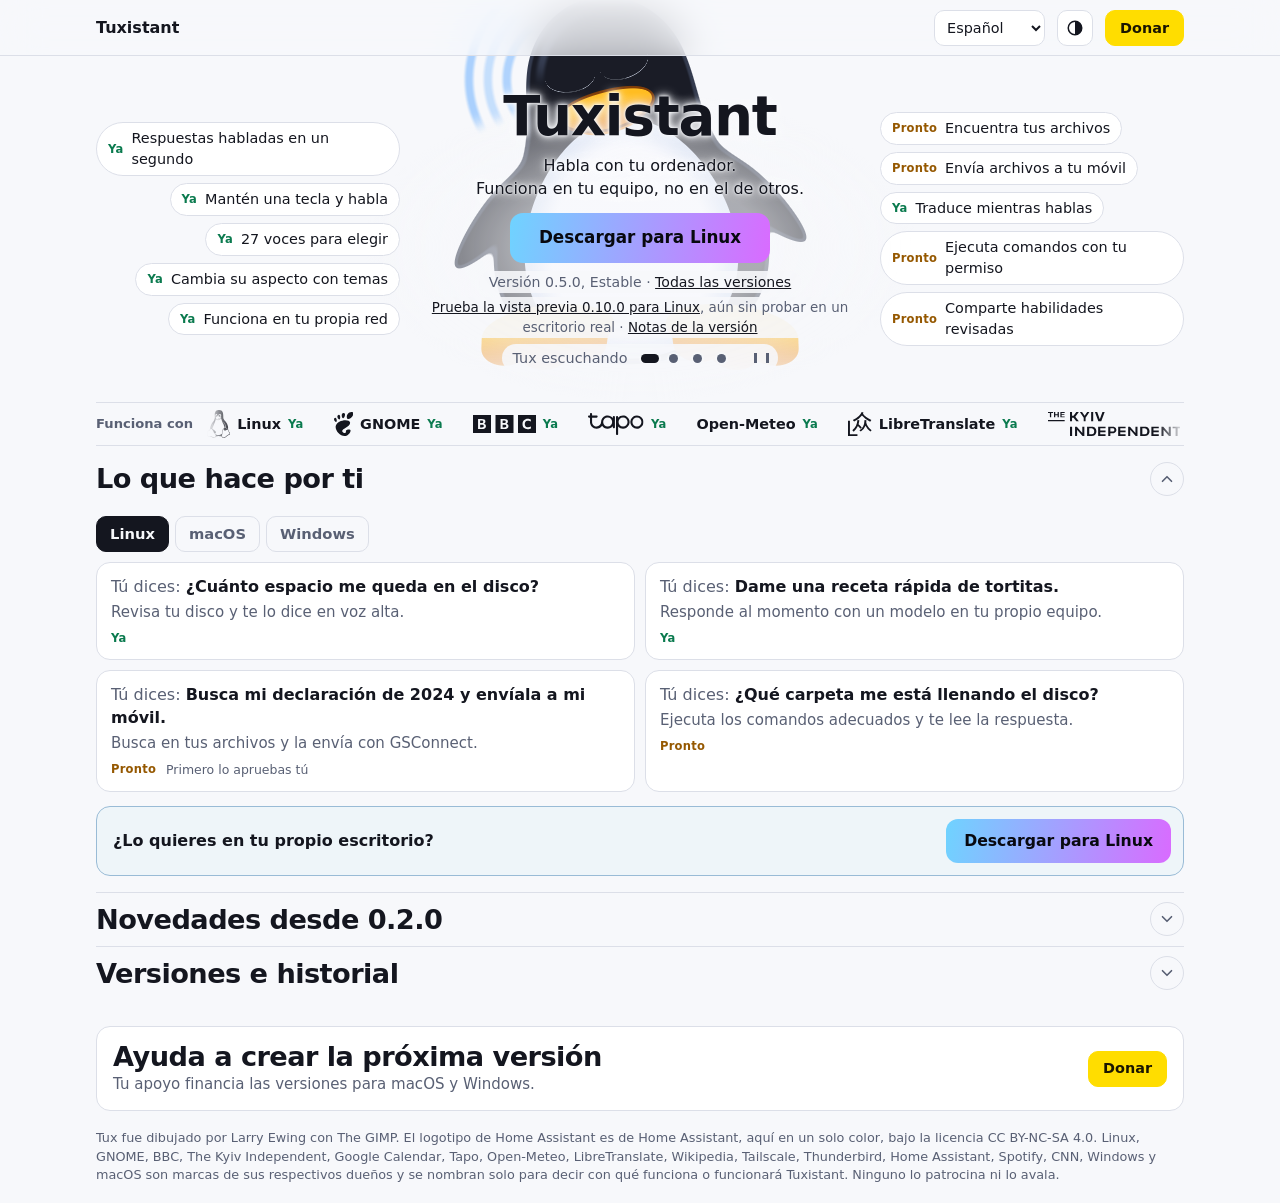
<file: es/index.html>
<!doctype html>
<html lang="es" dir="ltr">
<head>
<meta charset="utf-8">
<meta name="viewport" content="width=device-width, initial-scale=1">
<meta http-equiv="Content-Security-Policy" content="default-src 'none'; script-src 'self' 'sha256-7VdH9vVWAruDu7903xE+iqf+m04RZmTaQeqstZI0Ae4=' 'sha256-SqynItc/O4rO2nS4DljDxCaF4On9PS4TB4Wi/SGNqbo='; style-src 'self'; img-src 'self'; base-uri 'none'; form-action 'none'">
<meta name="referrer" content="strict-origin-when-cross-origin">
<script>document.documentElement.classList.add('js');try{var m=localStorage.getItem('mode');if(m==='light'||m==='dark')document.documentElement.dataset.mode=m}catch(e){}</script>
<title>Tuxistant: habla con tu ordenador</title>
<meta name="description" content="Un asistente de voz para tu escritorio que funciona en tu propio equipo.">
<meta property="og:title" content="Tuxistant: habla con tu ordenador">
<meta property="og:description" content="Un asistente de voz para tu escritorio que funciona en tu propio equipo.">
<meta name="theme-color" content="#07080d">
<link rel="icon" href="../favicon.svg" type="image/svg+xml">
<link rel="stylesheet" href="../style.css">
<link rel="alternate" hreflang="en" href="https://buengenio.github.io/Tuxistant/"><link rel="alternate" hreflang="ar" href="https://buengenio.github.io/Tuxistant/ar/"><link rel="alternate" hreflang="es" href="https://buengenio.github.io/Tuxistant/es/"><link rel="alternate" hreflang="pt" href="https://buengenio.github.io/Tuxistant/pt/"><link rel="alternate" hreflang="zh" href="https://buengenio.github.io/Tuxistant/zh/"><link rel="alternate" hreflang="x-default" href="https://buengenio.github.io/Tuxistant/"><link rel="canonical" href="https://buengenio.github.io/Tuxistant/es/">
</head>
<body>
<header class="site-header" id="site-header">
  <div class="nav-glass" aria-hidden="true"></div>
  <div class="wrap bar">
    <a class="brand" href="./">Tuxistant</a>
    <select class="lang" id="lang" data-root="../" aria-label="Idioma"><option value="en">English</option><option value="ar">العربية</option><option value="es" selected>Español</option><option value="pt">Português</option><option value="zh">中文</option></select>
    <span class="mode"><svg class="i-auto" viewBox="0 0 24 24" aria-hidden="true"><circle cx="12" cy="12" r="9"/><path class="solid" d="M12 3a9 9 0 0 1 0 18z"/></svg><svg class="i-light" viewBox="0 0 24 24" aria-hidden="true"><circle cx="12" cy="12" r="4"/><path d="M12 2v2M12 20v2M4.9 4.9l1.4 1.4M17.7 17.7l1.4 1.4M2 12h2M20 12h2M4.9 19.1l1.4-1.4M17.7 6.3l1.4-1.4"/></svg><svg class="i-dark" viewBox="0 0 24 24" aria-hidden="true"><path d="M21 12.8A9 9 0 1 1 11.2 3a7 7 0 0 0 9.8 9.8z"/></svg><select id="mode" aria-label="Apariencia" title="Apariencia"><option value="auto">Automático</option><option value="light">Claro</option><option value="dark">Oscuro</option></select></span>
    <a class="btn btn-coffee" href="https://buymeacoffee.com/buengenio" rel="noopener">Donar</a>
  </div>
</header>
<main>
  <section class="hero" id="hero" data-theme="tux">
    <canvas id="tux" aria-hidden="true"></canvas>
    <div class="fallback" aria-hidden="true"></div>
    <div class="hero-in wrap">
      <div class="hero-copy">
        <h1>Tuxistant</h1>
        <p class="tagline"><span>Habla con tu ordenador.</span> <span>Funciona en tu equipo, no en el de otros.</span></p>
        <div class="download">
          <a class="btn btn-main" id="download" href="https://github.com/BuenGenio/Tuxistant/archive/refs/tags/v0.5.0.tar.gz">Descargar para Linux</a>
          <p class="dl-meta"><span id="dl-meta-text">Versión 0.5.0, Estable</span> · <a href="#versions">Todas las versiones</a></p>
          <p class="dl-preview"><a href="https://github.com/BuenGenio/Tuxistant/archive/refs/tags/v0.10.0.tar.gz">Prueba la vista previa 0.10.0 para Linux</a>, aún sin probar en un escritorio real · <a href="https://github.com/BuenGenio/Tuxistant/releases/tag/v0.10.0">Notas de la versión</a></p>
        </div>
        <div class="pick"><span id="theme-name">Tux escuchando</span><span class="dots" id="dots"></span></div>
      </div>
      <ul class="caps caps-a"><li class="cap"><span class="tag tag-now">Ya</span><span>Respuestas habladas en un segundo</span></li>
<li class="cap"><span class="tag tag-now">Ya</span><span>Mantén una tecla y habla</span></li>
<li class="cap"><span class="tag tag-now">Ya</span><span>27 voces para elegir</span></li>
<li class="cap"><span class="tag tag-now">Ya</span><span>Cambia su aspecto con temas</span></li>
<li class="cap"><span class="tag tag-now">Ya</span><span>Funciona en tu propia red</span></li></ul>
      <ul class="caps caps-b"><li class="cap"><span class="tag tag-soon">Pronto</span><span>Encuentra tus archivos</span></li>
<li class="cap"><span class="tag tag-soon">Pronto</span><span>Envía archivos a tu móvil</span></li>
<li class="cap"><span class="tag tag-now">Ya</span><span>Traduce mientras hablas</span></li>
<li class="cap"><span class="tag tag-soon">Pronto</span><span>Ejecuta comandos con tu permiso</span></li>
<li class="cap"><span class="tag tag-soon">Pronto</span><span>Comparte habilidades revisadas</span></li></ul>
    </div>
  </section>
  <div class="wrap"><div class="ticker"><svg class="marks" aria-hidden="true" focusable="false"><symbol id="mark-linux" viewBox="2.11 0 19.78 24"><path d="M12.504 0c-.155 0-.315.008-.48.021-4.226.333-3.105 4.807-3.17 6.298-.076 1.092-.3 1.953-1.05 3.02-.885 1.051-2.127 2.75-2.716 4.521-.278.832-.41 1.684-.287 2.489a.424.424 0 00-.11.135c-.26.268-.45.6-.663.839-.199.199-.485.267-.797.4-.313.136-.658.269-.864.68-.09.189-.136.394-.132.602 0 .199.027.4.055.536.058.399.116.728.04.97-.249.68-.28 1.145-.106 1.484.174.334.535.47.94.601.81.2 1.91.135 2.774.6.926.466 1.866.67 2.616.47.526-.116.97-.464 1.208-.946.587-.003 1.23-.269 2.26-.334.699-.058 1.574.267 2.577.2.025.134.063.198.114.333l.003.003c.391.778 1.113 1.132 1.884 1.071.771-.06 1.592-.536 2.257-1.306.631-.765 1.683-1.084 2.378-1.503.348-.199.629-.469.649-.853.023-.4-.2-.811-.714-1.376v-.097l-.003-.003c-.17-.2-.25-.535-.338-.926-.085-.401-.182-.786-.492-1.046h-.003c-.059-.054-.123-.067-.188-.135a.357.357 0 00-.19-.064c.431-1.278.264-2.55-.173-3.694-.533-1.41-1.465-2.638-2.175-3.483-.796-1.005-1.576-1.957-1.56-3.368.026-2.152.236-6.133-3.544-6.139zm.529 3.405h.013c.213 0 .396.062.584.198.19.135.33.332.438.533.105.259.158.459.166.724 0-.02.006-.04.006-.06v.105a.086.086 0 01-.004-.021l-.004-.024a1.807 1.807 0 01-.15.706.953.953 0 01-.213.335.71.71 0 00-.088-.042c-.104-.045-.198-.064-.284-.133a1.312 1.312 0 00-.22-.066c.05-.06.146-.133.183-.198.053-.128.082-.264.088-.402v-.02a1.21 1.21 0 00-.061-.4c-.045-.134-.101-.2-.183-.333-.084-.066-.167-.132-.267-.132h-.016c-.093 0-.176.03-.262.132a.8.8 0 00-.205.334 1.18 1.18 0 00-.09.4v.019c.002.089.008.179.02.267-.193-.067-.438-.135-.607-.202a1.635 1.635 0 01-.018-.2v-.02a1.772 1.772 0 01.15-.768c.082-.22.232-.406.43-.533a.985.985 0 01.594-.2zm-2.962.059h.036c.142 0 .27.048.399.135.146.129.264.288.344.465.09.199.14.4.153.667v.004c.007.134.006.2-.002.266v.08c-.03.007-.056.018-.083.024-.152.055-.274.135-.393.2.012-.09.013-.18.003-.267v-.015c-.012-.133-.04-.2-.082-.333a.613.613 0 00-.166-.267.248.248 0 00-.183-.064h-.021c-.071.006-.13.04-.186.132a.552.552 0 00-.12.27.944.944 0 00-.023.33v.015c.012.135.037.2.08.334.046.134.098.2.166.268.01.009.02.018.034.024-.07.057-.117.07-.176.136a.304.304 0 01-.131.068 2.62 2.62 0 01-.275-.402 1.772 1.772 0 01-.155-.667 1.759 1.759 0 01.08-.668 1.43 1.43 0 01.283-.535c.128-.133.26-.2.418-.2zm1.37 1.706c.332 0 .733.065 1.216.399.293.2.523.269 1.052.468h.003c.255.136.405.266.478.399v-.131a.571.571 0 01.016.47c-.123.31-.516.643-1.063.842v.002c-.268.135-.501.333-.775.465-.276.135-.588.292-1.012.267a1.139 1.139 0 01-.448-.067 3.566 3.566 0 01-.322-.198c-.195-.135-.363-.332-.612-.465v-.005h-.005c-.4-.246-.616-.512-.686-.71-.07-.268-.005-.47.193-.6.224-.135.38-.271.483-.336.104-.074.143-.102.176-.131h.002v-.003c.169-.202.436-.47.839-.601.139-.036.294-.065.466-.065zm2.8 2.142c.358 1.417 1.196 3.475 1.735 4.473.286.534.855 1.659 1.102 3.024.156-.005.33.018.513.064.646-1.671-.546-3.467-1.089-3.966-.22-.2-.232-.335-.123-.335.59.534 1.365 1.572 1.646 2.757.13.535.16 1.104.021 1.67.067.028.135.06.205.067 1.032.534 1.413.938 1.23 1.537v-.043c-.06-.003-.12 0-.18 0h-.016c.151-.467-.182-.825-1.065-1.224-.915-.4-1.646-.336-1.77.465-.008.043-.013.066-.018.135-.068.023-.139.053-.209.064-.43.268-.662.669-.793 1.187-.13.533-.17 1.156-.205 1.869v.003c-.02.334-.17.838-.319 1.35-1.5 1.072-3.58 1.538-5.348.334a2.645 2.645 0 00-.402-.533 1.45 1.45 0 00-.275-.333c.182 0 .338-.03.465-.067a.615.615 0 00.314-.334c.108-.267 0-.697-.345-1.163-.345-.467-.931-.995-1.788-1.521-.63-.4-.986-.87-1.15-1.396-.165-.534-.143-1.085-.015-1.645.245-1.07.873-2.11 1.274-2.763.107-.065.037.135-.408.974-.396.751-1.14 2.497-.122 3.854a8.123 8.123 0 01.647-2.876c.564-1.278 1.743-3.504 1.836-5.268.048.036.217.135.289.202.218.133.38.333.59.465.21.201.477.335.876.335.039.003.075.006.11.006.412 0 .73-.134.997-.268.29-.134.52-.334.74-.4h.005c.467-.135.835-.402 1.044-.7zm2.185 8.958c.037.6.343 1.245.882 1.377.588.134 1.434-.333 1.791-.765l.211-.01c.315-.007.577.01.847.268l.003.003c.208.199.305.53.391.876.085.4.154.78.409 1.066.486.527.645.906.636 1.14l.003-.007v.018l-.003-.012c-.015.262-.185.396-.498.595-.63.401-1.746.712-2.457 1.57-.618.737-1.37 1.14-2.036 1.191-.664.053-1.237-.2-1.574-.898l-.005-.003c-.21-.4-.12-1.025.056-1.69.176-.668.428-1.344.463-1.897.037-.714.076-1.335.195-1.814.12-.465.308-.797.641-.984l.045-.022zm-10.814.049h.01c.053 0 .105.005.157.014.376.055.706.333 1.023.752l.91 1.664.003.003c.243.533.754 1.064 1.189 1.637.434.598.77 1.131.729 1.57v.006c-.057.744-.48 1.148-1.125 1.294-.645.135-1.52.002-2.395-.464-.968-.536-2.118-.469-2.857-.602-.369-.066-.61-.2-.723-.4-.11-.2-.113-.602.123-1.23v-.004l.002-.003c.117-.334.03-.752-.027-1.118-.055-.401-.083-.71.043-.94.16-.334.396-.4.69-.533.294-.135.64-.202.915-.47h.002v-.002c.256-.268.445-.601.668-.838.19-.201.38-.336.663-.336zm7.159-9.074c-.435.201-.945.535-1.488.535-.542 0-.97-.267-1.28-.466-.154-.134-.28-.268-.373-.335-.164-.134-.144-.333-.074-.333.109.016.129.134.199.2.096.066.215.2.36.333.292.2.68.467 1.167.467.485 0 1.053-.267 1.398-.466.195-.135.445-.334.648-.467.156-.136.149-.267.279-.267.128.016.034.134-.147.332a8.097 8.097 0 01-.69.468zm-1.082-1.583V5.64c-.006-.02.013-.042.029-.05.074-.043.18-.027.26.004.063 0 .16.067.15.135-.006.049-.085.066-.135.066-.055 0-.092-.043-.141-.068-.052-.018-.146-.008-.163-.065zm-.551 0c-.02.058-.113.049-.166.066-.047.025-.086.068-.14.068-.05 0-.13-.02-.136-.068-.01-.066.088-.133.15-.133.08-.031.184-.047.259-.005.019.009.036.03.03.05v.02h.003z"/></symbol><symbol id="mark-gnome" viewBox="2.23 0 19.54 24"><path d="M19.703 0c-4.99 0-5.927 7.111-3.12 7.111 2.81 0 8.113-7.111 3.12-7.111M11.99.872q-.119-.001-.25.016c-2.811.364-1.82 5.25-.324 5.34 1.449.09 3.032-5.347.574-5.356M7.123 2.803a1.4 1.4 0 0 0-.488.114c-2.259.933-.344 4.776.921 4.519 1.168-.24 1.319-4.671-.433-4.632Zm-3.6 3.016a1.05 1.05 0 0 0-.634.215c-1.807 1.248.607 4.269 1.671 3.799.93-.41.338-3.967-1.037-4.014m10.032 2.309c-3.835.033-8.716 1.978-9.567 5.784C3.044 18.14 7.875 24 12.915 24c2.48 0 5.34-2.24 5.875-5.077.409-2.163-4.81-1.295-4.623.137.225 1.715-1.258 2.561-2.711 1.454-4.623-3.52 7.658-5.276 6.847-10.086-.263-1.56-2.29-2.322-4.748-2.301Z"/></symbol><symbol id="mark-bbc" viewBox="0 0 560 160"><path d="m79.396 86.11h-16.16v24.3h15.91c5.467 0 9.666-1.029 12.61-3.083 2.94-2.058 4.403-5.015 4.403-8.876 0-8.224-5.589-12.34-16.76-12.34zm8.504-17.18c2.485-2.054 3.734-4.928 3.734-8.616 0-7.136-4.861-10.7-14.57-10.7h-13.83v22.4h13.83c4.732 0 8.34-1.022 10.83-3.08zm-87.9 91.07h160v-160h-160zm110.8-47.08c-2.737 3.86-6.632 6.842-11.69 8.938-5.061 2.1-11.14 3.146-18.23 3.146h-35.86v-90h33.77c9.957 0 17.66 1.995 23.13 5.978 5.46 3.99 8.196 9.715 8.196 17.18 0 4.28-0.9799 7.994-2.94 11.14-1.956 3.146-4.854 5.642-8.69 7.49 5.306 1.757 9.365 4.55 12.18 8.368 2.817 3.818 4.224 8.452 4.224 13.91 0 5.372-1.365 9.988-4.098 13.84z"/><path d="m279.396 86.1h-16.16v24.3h15.91c5.467 0 9.666-1.029 12.6-3.083 2.936-2.058 4.403-5.015 4.403-8.876 0-8.224-5.586-12.34-16.76-12.34zm8.504-17.18c2.485-2.054 3.734-4.928 3.734-8.616 0-7.136-4.861-10.7-14.57-10.7h-13.83v22.4h13.83c4.732 0 8.344-1.022 10.83-3.08zm-87.9 91.08h160v-160h-160zm110.8-47.08c-2.737 3.86-6.629 6.842-11.69 8.938-5.061 2.1-11.14 3.146-18.23 3.146h-35.86v-90h33.78c9.953 0 17.66 1.995 23.13 5.978 5.46 3.99 8.196 9.715 8.196 17.18 0 4.28-0.9799 7.994-2.94 11.14-1.953 3.146-4.854 5.642-8.686 7.49 5.306 1.757 9.362 4.55 12.18 8.368 2.814 3.818 4.221 8.452 4.221 13.91 0 5.372-1.365 9.988-4.098 13.84z"/><path d="m400 160h160v-160h-160zm114.9-40.7c-3.731 2.054-8.05 3.682-12.96 4.875-4.914 1.19-10.08 1.785-15.5 1.785-7.199 0-13.68-1.046-19.43-3.143-5.764-2.1-10.63-5.124-14.61-9.068-3.983-3.948-7.035-8.784-9.148-14.5-2.121-5.712-3.174-12.15-3.174-19.31 0-6.986 1.099-13.3 3.3-18.93 2.205-5.635 5.376-10.47 9.53-14.5 4.147-4.025 9.12-7.112 14.93-9.254 5.799-2.135 12.3-3.206 19.49-3.206 4.998 0 9.719 0.5145 14.17 1.54 4.441 1.029 8.568 2.53 12.39 4.508v17.51c-3.484-2.306-7.296-4.072-11.31-5.239-4.169-1.206-8.49-1.809-12.83-1.788-6.184 0-11.46 1.151-15.82 3.454-4.287 2.228-7.789 5.717-10.03 9.995-2.334 4.357-3.5 9.659-3.5 15.91s1.123 11.58 3.37 15.98c2.132 4.29 5.551 7.806 9.778 10.06 4.277 2.303 9.467 3.454 15.56 3.454 9.316 0 17.91-2.425 25.79-7.28z"/></symbol><symbol id="mark-tapo" viewBox="0 0.26 90 35.65"><path fill-rule="evenodd" d="M28.3423 4.86941C32.6321 3.36534 37.4039 4.73679 40.2405 8.28901V6.87365C40.2413 5.93672 41.0006 5.17738 41.9376 5.17661C42.8745 5.17738 43.6338 5.93672 43.6346 6.87365V23.4625C43.6346 24.3997 42.8748 25.1595 41.9376 25.1595C41.0003 25.1595 40.2405 24.3997 40.2405 23.4625V21.6586C38.0909 24.3554 34.7717 25.8488 31.3277 25.6687C27.8837 25.4887 24.7383 23.6573 22.8816 20.7511C20.8984 23.82 17.487 25.6657 13.833 25.6465C7.92461 25.6119 3.19149 20.7219 3.19149 14.8135V7.75478H1.71092C1.25667 7.75478 0.821074 7.57414 0.500136 7.25268C0.179197 6.93122 -0.000734557 6.49533 2.25402e-06 6.04109C0.000768167 5.09672 0.766547 4.33156 1.71092 4.33156H3.19149V1.97264C3.19149 1.51863 3.37194 1.08324 3.6931 0.762345C4.01426 0.441446 4.44979 0.261352 4.90379 0.261719C5.84762 0.262485 6.61256 1.02742 6.61332 1.97125V4.33017H13.9413C14.8862 4.33017 15.6522 5.09618 15.6522 6.04109C15.6529 6.49533 15.473 6.93122 15.152 7.25268C14.8311 7.57414 14.3955 7.75478 13.9413 7.75478H6.61332V14.8496C6.61332 18.9097 9.93525 22.283 13.9954 22.2303C17.9458 22.172 21.1324 18.9805 21.1846 15.03V14.9703C21.1818 10.4245 24.0525 6.37347 28.3423 4.86941ZM24.59 14.9719C24.5895 19.003 27.8564 22.2715 31.8874 22.273V22.2716C35.9186 22.2678 39.1858 19.0013 39.1904 14.9701C39.1889 10.939 35.9204 7.67215 31.8893 7.67266C27.8582 7.67317 24.5905 10.9409 24.59 14.9719Z"/><path fill-rule="evenodd" d="M48.816 7.84816C50.8419 5.57064 53.7451 4.26825 56.7933 4.26953C61.7108 4.26901 65.9955 7.62033 67.1795 12.3932C68.3635 17.166 66.1418 22.1313 61.7942 24.4292C57.4466 26.727 52.0926 25.7656 48.816 22.0989V34.2029C48.8182 34.6546 48.6404 35.0885 48.3219 35.4088C48.0035 35.7291 47.5706 35.9093 47.1189 35.9097C46.182 35.9089 45.4226 35.1496 45.4219 34.2126V6.87684C45.4226 5.93991 46.182 5.18057 47.1189 5.1798C48.0558 5.18057 48.8152 5.93991 48.816 6.87684V7.84816ZM49.493 14.9738C49.4935 19.0052 52.7617 22.273 56.7932 22.273V22.2716C60.8233 22.2663 64.0888 19.0002 64.0933 14.9701C64.0918 10.9386 60.8227 7.67164 56.7913 7.67266C52.7599 7.67368 49.4925 10.9423 49.493 14.9738Z"/><path fill-rule="evenodd" d="M69.4074 10.8774C71.0649 6.87732 74.969 4.2698 79.2989 4.27092V4.26953C85.2063 4.27718 89.9932 9.06464 90.0001 14.9721C90.0012 19.302 87.3937 23.2061 83.3936 24.8636C79.3935 26.521 74.7889 25.6054 71.7272 22.5438C68.6656 19.4821 67.7499 14.8774 69.4074 10.8774ZM71.9984 14.9733C71.9987 19.0049 75.267 22.273 79.2986 22.273C83.3287 22.2677 86.5942 19.0016 86.5988 14.9715C86.598 10.9399 83.3293 7.67215 79.2977 7.67266C75.2661 7.67317 71.9982 10.9417 71.9984 14.9733Z"/></symbol><symbol id="mark-libretranslate" viewBox="0 0 49.49 49.96"><g transform="translate(-23.040803,-26.932047)"><g transform="translate(-42.114518,-17.993737)"><g transform="matrix(4.3205134,0,0,4.3205134,-37.271798,-327.6536)"><path d="m 34.996103,90.121035 -0.614947,0.759641 q -2.754346,-1.41593 -3.948067,-2.950715 -1.167884,1.617467 -3.7672,2.888703 L 26.0096,90.084861 q 3.457142,-1.601964 4.283963,-3.849882 l 0.878496,0.273884 q -0.175699,0.516763 -0.232543,0.604613 1.116207,1.596797 4.056587,3.007559 z m 0.165364,4.91958 -0.676959,0.645954 q -1.514115,-1.157549 -2.346102,-2.826692 -0.547769,1.550288 -2.268589,2.806021 l -0.676959,-0.625283 q 1.19889,-0.795814 1.798334,-1.875848 0.599445,-1.080034 0.682127,-3.079906 l 0.909502,0.07751 q 0,0.268716 -0.04134,0.671791 l -0.03617,0.361734 q 0,0.273884 0.30489,1.033525 0.310058,0.754474 0.899167,1.467606 0.594277,0.707965 1.452103,1.343583 z m -4.800725,-1.374588 -0.702797,0.63045 q -0.594277,-0.780312 -1.162716,-1.276404 -0.651121,1.421098 -2.020542,2.676831 l -0.687295,-0.614948 q 1.229895,-1.095537 1.767329,-2.201409 0.5426,-1.105872 0.697629,-2.795686 l 0.919838,0.09819 q -0.103353,0.940508 -0.366902,1.91719 1.00252,0.862993 1.555456,1.565791 z"/></g><path d="M 84.81389,94.883148 V 91.324643 H 69.191186 V 63.247172 h -4.035865 v 31.635976 z"/></g></g></symbol><symbol id="mark-kyiv-independent" viewBox="0 0 199 36"><path fill-rule="evenodd" d="M71.2313 24.5858C71.3564 24.7448 72.5989 26.3241 72.5844 29.0001C72.5991 31.7207 71.3146 33.3077 71.226 33.3927C69.7791 35.1215 68.406 35.4757 67.3872 35.7308H67.3724C66.3389 36 65.1429 35.9716 65.1429 35.9716H58.5874V22.0001H65.1429C65.1429 22.0001 66.3537 21.986 67.3724 22.241H67.3872L67.4372 22.2542C68.4507 22.5217 69.8026 22.8785 71.226 24.5791L71.2313 24.5858ZM69.0113 30.7005L69.0261 30.6863C69.0704 30.5871 69.2032 30.2895 69.2475 28.9576C69.1885 27.6681 69.0556 27.3564 69.0113 27.2572V27.2288C68.5886 25.6603 67.4265 25.0595 67.2312 24.9586L67.2309 24.9584C67.2217 24.9537 67.2147 24.95 67.21 24.9475C66.0731 24.3382 64.449 24.409 64.449 24.409H61.8209V33.5344H64.449C64.449 33.5344 66.0731 33.6194 67.21 32.996C67.3281 32.9535 68.5831 32.3583 69.0113 30.7146V30.7005Z"/><path d="M40.5448 22.0143H43.232L51.4412 31.3948V22.0143H54.5122V36H51.766L43.6306 26.7046V35.9858H40.5448V22.0143Z"/><path d="M36.1449 22.0285H33V36H36.1449V22.0285Z"/><path d="M122.947 22.0143L131.141 31.3806V22.0143H134.212V35.9858H131.466L123.331 26.7046V35.9717H120.23V22.0143H122.947Z"/><path d="M170.224 22.0143H172.94L181.149 31.3948V22.0143H184.22V36H181.474L173.324 26.7046V35.9858H170.224V22.0143Z"/><path fill-rule="evenodd" d="M100.091 22.7511C99.1757 22.241 98.1569 22.0285 97.0938 22.0285H90.3316V35.9858H93.506C93.4912 34.8097 93.4912 31.8907 93.4912 31.8907C93.4912 31.8907 96.016 31.9049 97.0348 31.8907C97.9059 31.8907 98.7327 31.7632 99.5152 31.4373C100.593 30.998 101.42 30.3037 101.966 29.3118C102.586 28.1924 102.704 27.0021 102.409 25.7693C102.114 24.4232 101.317 23.4313 100.091 22.7511ZM98.9394 28.6033C98.4965 29.1134 97.9207 29.3826 97.2563 29.3968C96.0603 29.4393 93.506 29.411 93.5208 29.411V24.494C93.5208 24.494 96.0455 24.4799 97.2415 24.5082C98.4817 24.5365 99.4119 25.4151 99.5152 26.6053C99.5743 27.3422 99.4414 28.0223 98.9394 28.6033Z"/><path d="M186.981 22.0143V24.5224H191.44L191.426 35.9575H194.556V24.5224H199V22.0143H186.981Z"/><path fill-rule="evenodd" d="M152.255 29.0001C152.269 26.3241 151.027 24.7448 150.902 24.5858L150.896 24.5791C149.473 22.8785 148.121 22.5217 147.108 22.2542L147.058 22.241H147.043C146.024 21.986 144.813 22.0001 144.813 22.0001H138.258V35.9716H144.813C144.813 35.9716 146.009 36 147.043 35.7308H147.058C148.076 35.4757 149.45 35.1215 150.896 33.3927C151 33.3077 152.284 31.7207 152.255 29.0001ZM148.697 30.7146C148.274 32.3515 147.045 32.9386 146.9 33.0077L146.895 33.0101C145.758 33.6336 144.134 33.5486 144.134 33.5486H141.506V24.4232H144.134C144.134 24.4232 145.758 24.3523 146.895 24.9616C146.9 24.9642 146.907 24.9679 146.916 24.9728C147.112 25.0737 148.274 25.6745 148.697 27.243C148.697 27.243 148.888 27.6823 148.948 28.9717C148.906 30.1915 148.771 30.5237 148.719 30.652L148.714 30.6657L148.711 30.6721C148.711 30.6863 148.697 30.7146 148.697 30.7146Z"/><path d="M86.3008 22.0001V24.4374H78.3574V27.7673H86.3008V30.2045H78.3574V33.5344H86.3008V35.9716H75.1977V22.0001H86.3008Z"/><path d="M116.347 24.4374V22.0001H105.244V35.9716H116.347V33.5344H108.404V30.2045H116.347V27.7673H108.404V24.4374H116.347Z"/><path d="M166.163 22.0001V24.4374H158.205V27.7673H166.163V30.2045H158.205V33.5344H166.163V35.9716H155.045V22.0001H166.163Z"/><path d="M46.2048 0L40.9602 7L46.2048 14H42.4115L38.2877 8.49899H36.0605V14H33V0H36.0605V5.48687H38.2877L42.4115 0H46.2048Z"/><path d="M51.0901 0.0141552L54.9265 5.74143L58.7486 0.0141552H62.1252L56.349 8.6687V13.9434H53.5472V8.68284L47.7279 0.0141552H51.0901Z"/><path d="M73.7925 0.0282759L77.7007 10.7333L81.609 0.0282759H85L79.8848 13.9434H75.5023L70.3871 0.0282759H73.7925Z"/><path d="M64.7115 0.0141552H67.772V13.9576H64.7115V0.0141552Z"/><path fill-rule="evenodd" d="M25 14H0V12H25V14Z"/><path d="M14.3677 3.2721V0H16.2795V8H14.3677V4.7279H10.8971V8H8.97063V0H10.8971V3.2721H14.3677Z"/><path d="M25 1.40036V0.0138784H18.5588V7.98615H25V6.5858H20.3823V4.68632H24.5956V3.29984H20.3823V1.40036H25Z"/><path d="M0 1.64991H2.85295V7.98613H4.76473V1.64991H7.61768V0.0277229H0V1.64991Z"/></symbol><symbol id="mark-google-calendar" viewBox="0 0 24 24"><path d="M18.316 5.684H24v12.632h-5.684V5.684zM5.684 24h12.632v-5.684H5.684V24zM18.316 5.684V0H1.895A1.894 1.894 0 0 0 0 1.895v16.421h5.684V5.684h12.632zm-7.207 6.25v-.065c.272-.144.5-.349.687-.617s.279-.595.279-.982c0-.379-.099-.72-.3-1.025a2.05 2.05 0 0 0-.832-.714 2.703 2.703 0 0 0-1.197-.257c-.6 0-1.094.156-1.481.467-.386.311-.65.671-.793 1.078l1.085.452c.086-.249.224-.461.413-.633.189-.172.445-.257.767-.257.33 0 .602.088.816.264a.86.86 0 0 1 .322.703c0 .33-.12.589-.36.778-.24.19-.535.284-.886.284h-.567v1.085h.633c.407 0 .748.109 1.02.327.272.218.407.499.407.843 0 .336-.129.614-.387.832s-.565.327-.924.327c-.351 0-.651-.103-.897-.311-.248-.208-.422-.502-.521-.881l-1.096.452c.178.616.505 1.082.977 1.401.472.319.984.478 1.538.477a2.84 2.84 0 0 0 1.293-.291c.382-.193.684-.458.902-.794.218-.336.327-.72.327-1.149 0-.429-.115-.797-.344-1.105a2.067 2.067 0 0 0-.881-.689zm2.093-1.931l.602.913L15 10.045v5.744h1.187V8.446h-.827l-2.158 1.557zM22.105 0h-3.289v5.184H24V1.895A1.894 1.894 0 0 0 22.105 0zm-3.289 23.5l4.684-4.684h-4.684V23.5zM0 22.105C0 23.152.848 24 1.895 24h3.289v-5.184H0v3.289z"/></symbol><symbol id="mark-home-assistant" viewBox="0 0.31 24 23.38"><path d="M22.939 10.627 13.061.749a1.505 1.505 0 0 0-2.121 0l-9.879 9.878C.478 11.21 0 12.363 0 13.187v9c0 .826.675 1.5 1.5 1.5h9.227l-4.063-4.062a2.034 2.034 0 0 1-.664.113c-1.13 0-2.05-.92-2.05-2.05s.92-2.05 2.05-2.05 2.05.92 2.05 2.05c0 .233-.041.456-.113.665l3.163 3.163V9.928a2.05 2.05 0 0 1-1.15-1.84c0-1.13.92-2.05 2.05-2.05s2.05.92 2.05 2.05a2.05 2.05 0 0 1-1.15 1.84v8.127l3.146-3.146A2.051 2.051 0 0 1 18 12.239c1.13 0 2.05.92 2.05 2.05s-.92 2.05-2.05 2.05c-.25 0-.488-.047-.709-.13L12.9 20.602v3.088h9.6c.825 0 1.5-.675 1.5-1.5v-9c0-.825-.477-1.977-1.061-2.561z"/></symbol><symbol id="mark-spotify" viewBox="0 0 24 24"><path d="M12 0C5.4 0 0 5.4 0 12s5.4 12 12 12 12-5.4 12-12S18.66 0 12 0zm5.521 17.34c-.24.359-.66.48-1.021.24-2.82-1.74-6.36-2.101-10.561-1.141-.418.122-.779-.179-.899-.539-.12-.421.18-.78.54-.9 4.56-1.021 8.52-.6 11.64 1.32.42.18.479.659.301 1.02zm1.44-3.3c-.301.42-.841.6-1.262.3-3.239-1.98-8.159-2.58-11.939-1.38-.479.12-1.02-.12-1.14-.6-.12-.48.12-1.021.6-1.141C9.6 9.9 15 10.561 18.72 12.84c.361.181.54.78.241 1.2zm.12-3.36C15.24 8.4 8.82 8.16 5.16 9.301c-.6.179-1.2-.181-1.38-.721-.18-.601.18-1.2.72-1.381 4.26-1.26 11.28-1.02 15.721 1.621.539.3.719 1.02.419 1.56-.299.421-1.02.599-1.559.3z"/></symbol><symbol id="mark-intelimaris" viewBox="18 18 1218 1218"><path fill-rule="evenodd" d="M 596.5 30.7 C 576.1 32, 542 36, 542 37 C 542 37.4, 545.5 42.8, 549.8 49.1 C 565.4 72, 609.9 137.7, 629.6 167 C 720.3 301.6, 717.6 298.1, 744 318.5 C 769.1 337.8, 786.9 355, 797.7 370.3 C 800.7 374.5, 803.3 378, 803.5 378 C 803.7 378, 812.1 373.8, 822.1 368.7 C 849.6 354.7, 873.7 345.8, 899.6 340 C 907.3 338.2, 914.2 336.5, 915.1 336.2 C 916.5 335.6, 914.3 331.6, 903.1 314 C 895.5 302.2, 880.6 278.8, 870 262 C 859.4 245.2, 848.8 228.6, 846.5 225 C 844.2 221.4, 825.5 192.2, 805 160 C 784.5 127.8, 764.6 96.5, 760.7 90.5 C 749.6 73.2, 744.8 65.4, 736.1 51.4 L 728.1 38.3 723.3 37.6 C 682.3 31.7, 659.7 30, 627.2 30.2 C 613.1 30.3, 599.3 30.5, 596.5 30.7 M 499.1 44.5 C 462.2 52.7, 425.4 64.3, 390.7 78.8 C 384.4 81.5, 382 82.9, 382.3 84 C 382.5 84.8, 388.1 93.5, 394.8 103.2 C 401.5 112.9, 446.7 180.6, 495.4 253.7 C 589.1 394.5, 588.7 394, 603.5 404.5 C 616.8 414, 630 419.5, 656.8 426.6 C 674.6 431.3, 685.9 434.8, 699.8 440 C 710.9 444, 711.2 444.1, 713.8 442.4 C 720.6 438.1, 741.3 422.9, 759.8 408.6 C 771 400, 782.6 391.5, 785.6 389.8 C 788.5 388, 791 386.1, 791 385.7 C 791 383.6, 779.7 368.9, 771.2 359.9 C 760.2 348.4, 750.3 340.2, 729 325.5 C 709.5 312, 701.1 305.2, 694.6 297.5 C 688.9 290.7, 679.2 276.6, 584.9 137 C 515.2 34, 520.5 41.5, 517.4 41.3 C 515.8 41.2, 507.6 42.6, 499.1 44.5 M 758.1 47.7 C 759.4 49.8, 768.6 64.1, 778.5 79.5 C 788.5 94.9, 804.2 119.4, 813.5 134 C 822.8 148.6, 835.9 169.2, 842.7 179.8 C 859.8 206.4, 909.3 284.8, 925.8 311.3 C 934.2 324.8, 939.8 332.9, 940.6 332.6 C 948.4 329.6, 1004.9 329.5, 1027.8 332.4 C 1041.7 334.2, 1065.9 338.6, 1066.8 339.4 C 1067.6 340.2, 1058.7 367.2, 1052.8 382 C 1046 398.8, 1033.6 423.9, 1025 438.2 L 1017.9 450 1055.3 510.7 C 1124.3 622.8, 1196.9 741.3, 1207 758.3 C 1208.9 761.4, 1210.7 764, 1211 764 C 1211.4 764, 1212.2 761.6, 1212.9 758.8 C 1244.4 624.9, 1228.2 481.1, 1168 361 C 1120.9 266.8, 1056.5 194.8, 964.3 133.2 C 903.7 92.7, 828 60.1, 758.6 44.5 L 755.8 43.9 758.1 47.7 M 342.5 101.3 C 308.7 118.8, 285.1 133.5, 258.1 153.9 C 239.6 167.9, 240 167.6, 240 168.4 C 240 168.8, 246.3 177.1, 253.9 186.9 C 285.6 227.4, 286.7 229, 391.7 386.5 C 449.8 473.7, 454.3 480, 462.4 487.8 C 479.5 504.2, 499.1 514.3, 525 520 C 535.3 522.2, 545.5 523.5, 570.7 525.5 L 589.8 527 597.7 521.4 C 602 518.3, 617.6 507.7, 632.5 497.9 C 657.4 481.5, 696.8 455, 701.5 451.4 C 704.2 449.4, 703.3 448.9, 689.7 444.5 C 674.3 439.4, 665.1 437.5, 640.8 434 C 610.5 429.7, 602.7 427.3, 588.7 417.8 C 576.8 409.7, 570 401.3, 545 364 C 531.9 344.5, 511.1 313.4, 498.7 295 C 486.3 276.6, 450.8 223.4, 419.8 176.8 C 387.5 128.2, 362.9 92.1, 362 92.1 C 361.2 92.1, 352.4 96.2, 342.5 101.3 M 206.4 196.9 C 183.6 218.2, 162.4 241.8, 141.8 268.7 L 133.2 279.9 174.7 341.7 C 197.5 375.7, 237.6 435.7, 263.7 475 C 315 552.1, 321.7 561.7, 332.2 572.1 C 355.9 595.8, 391.6 609.2, 453.3 617.4 C 472.9 620.1, 501.7 622.7, 502.5 621.9 C 502.7 621.6, 502 618.5, 500.9 614.9 C 499.8 611.4, 498.7 604.9, 498.3 600.5 L 497.8 592.5 531.1 568.6 C 549.5 555.4, 566.2 543.5, 568.2 542.1 C 570.3 540.7, 572 539.2, 572 538.9 C 572 538.6, 564.7 538, 555.8 537.7 C 512 536, 485.9 528.7, 459.7 510.7 C 447.3 502.2, 437.2 490.8, 421.8 468 C 414.6 457.3, 380.6 406.4, 346.2 355 C 281.1 257.6, 268 238.6, 254.6 220.9 C 250.1 215.1, 241.7 204, 235.8 196.2 C 229.9 188.5, 224.7 181.9, 224.2 181.6 C 223.7 181.3, 215.7 188.2, 206.4 196.9 M 118.1 301.8 C 102.6 325.4, 79.8 369.5, 69.2 396.2 C 61.3 416.2, 53.8 438, 54.2 440.2 C 54.8 443.8, 171.3 619.3, 178.5 627.5 C 214.8 668.7, 251.6 683.5, 353 697.5 C 384 701.7, 398 704, 408.5 706.6 C 445.3 715.6, 459.6 730.1, 456.1 755.1 C 454.3 768.4, 449.8 780.4, 434 815 C 404.4 879.7, 396.6 910.4, 401.5 943.6 C 405.4 969.3, 412.6 983.8, 450.8 1041.5 C 480.4 1086.2, 498.5 1114.4, 516.2 1143 C 524.2 1155.9, 535.5 1174.2, 541.5 1183.5 C 547.4 1192.8, 555.2 1205.1, 558.7 1210.6 L 565 1220.8 578.8 1221.6 C 599 1222.9, 650.4 1222.6, 666.5 1221.2 C 680.4 1219.9, 701.6 1217.4, 707.7 1216.4 L 710.8 1215.8 705.6 1207.2 C 702.7 1202.4, 691.4 1184.1, 680.5 1166.5 C 662.5 1137.3, 649.2 1115.7, 629 1082.5 C 625 1075.9, 619.1 1066.5, 616 1061.5 C 612.8 1056.5, 602.4 1039.9, 592.8 1024.5 C 583.1 1009.1, 565 980.3, 552.5 960.5 C 518.5 906.9, 514.7 897.1, 514.6 864.5 C 514.6 848.5, 515 843.8, 516.9 835 C 522.1 810.8, 531.6 786.1, 550.6 747.1 L 564 719.7 557 712.4 C 537.3 691.6, 517.5 661.2, 508.9 638.3 L 506.5 632 494.5 632 C 465.5 632, 429.5 628.3, 398 622 C 352 612.8, 327.6 599.9, 306.4 573.6 C 301 566.9, 172.6 375.2, 133.4 315.3 C 127.1 305.8, 121.7 298, 121.3 298 C 120.9 298, 119.4 299.7, 118.1 301.8 M 955.5 354.7 C 897.2 358.6, 845.4 376.3, 796.3 409.2 C 790.6 412.9, 775.3 424, 762.3 433.8 C 734.9 454.3, 722.2 463.3, 684 489.5 C 601.7 545.9, 524 601.8, 524 604.5 C 524 607.7, 533.7 633.7, 539 644.5 C 551 669, 570.2 693.6, 590.7 710.7 L 597 715.9 606.2 710.8 C 611.3 708, 621.8 702, 629.5 697.5 C 637.2 693, 652.7 684, 664 677.5 C 701.7 655.8, 709.4 651.4, 726.5 641.5 C 735.9 636.1, 757 623.8, 773.5 614.2 C 790 604.6, 814.9 590.5, 828.8 582.9 C 881.3 553.9, 905.1 538.4, 928 517.8 C 973 477.3, 1001.2 440.1, 1021.5 394.5 C 1027.8 380.1, 1035.5 359.2, 1034.8 358.4 C 1032 355.7, 978.8 353.2, 955.5 354.7 M 946.5 387.7 C 918.5 394.6, 910.9 396.7, 896.7 401.4 C 867 411.2, 830.9 426.8, 828.2 430.9 C 824.4 436.7, 825.5 439, 855.3 486.5 C 870.6 511, 872.7 513, 880.6 510 C 892.9 505.3, 971.2 423.2, 974.8 411.2 C 978.2 400, 973.7 390.8, 963.1 387.2 C 958.7 385.7, 954 385.8, 946.5 387.7 M 761 453.9 C 759.6 454.3, 757.1 455.4, 755.4 456.3 C 751.5 458.3, 675.9 512.4, 597.3 569.4 C 588.4 575.8, 579.5 582.9, 577.7 585.1 C 571.9 591.8, 569.9 602.1, 572.4 611.9 C 575.4 623.6, 590.3 649.8, 601.2 662.3 C 609.8 672.2, 624.7 678.1, 635.9 676 C 643.2 674.7, 639.5 676.7, 721 628 C 760.3 604.5, 800.3 580.7, 809.7 575.1 C 828 564.2, 830.8 561.7, 834.8 553.1 C 840.7 540.3, 838.6 527.4, 827.8 508.5 C 802.8 464.9, 791.4 453.9, 771.5 453.3 C 767.1 453.2, 762.4 453.4, 761 453.9 M 43.2 477.6 C 25.5 551.1, 21.7 619.9, 31.1 694.8 L 32.4 705.1 42.6 717.3 C 84.7 768, 117.1 782.1, 206 788.5 C 244.3 791.2, 258.3 793.1, 273.7 797.6 C 299.6 805.1, 310.3 817.7, 308.7 838.7 C 308 847.1, 307 852.1, 301 876 C 291.7 913.1, 289.1 930.1, 288.3 960.1 C 287 1006.4, 295.2 1050.2, 314 1097.5 C 317.3 1105.8, 338.6 1150.5, 340.4 1152.8 C 341.5 1154.4, 357.6 1162.5, 376.5 1171.2 C 419.7 1191.1, 468.2 1205.8, 519.3 1214.5 C 541.6 1218.3, 540.9 1220.1, 526.2 1197.2 C 519.2 1186.4, 507 1166.8, 499 1153.7 C 491 1140.6, 472.8 1112.1, 458.6 1090.2 C 412.6 1019.8, 408.8 1013.7, 401.9 1001 C 388.6 976.6, 384.2 961.4, 383.3 937.5 C 382.2 905.1, 390 877.4, 417 818 C 419.8 811.7, 424.8 800.6, 428 793.4 C 443.3 759, 442.3 743.5, 424.3 731.4 C 411.2 722.5, 391.6 717.8, 340.5 711 C 268.4 701.5, 243.3 695.6, 216.6 682.1 C 183.7 665.5, 167.9 649.2, 130.3 593 C 111.4 564.8, 87.1 527.6, 65 492.7 C 57 480.2, 49.5 468.8, 48.4 467.3 L 46.3 464.6 43.2 477.6 M 995 480.7 C 978.4 501.5, 934.5 543.3, 918.1 554.1 L 915.7 555.6 919.8 564.6 C 925.7 577.5, 931.1 592.1, 937 611.5 C 949.6 652.8, 948.9 651.3, 969.2 683.5 C 997 727.6, 1037.7 792.6, 1046.2 806.5 C 1058.4 826.5, 1109.2 910, 1121.7 930.7 L 1129.1 943 1125.9 947.6 C 1124.1 950.2, 1123.1 952, 1123.7 951.7 C 1126.4 950, 1148.3 914.5, 1160.2 892.5 C 1174.6 866, 1189.7 831.6, 1199 803.8 L 1203.3 791.1 1200.8 787.3 C 1199.4 785.2, 1189.1 768.4, 1177.8 750 C 1166.5 731.6, 1152 708, 1145.5 697.5 C 1122.3 660.1, 1025.2 502.2, 1016 487 C 1010.9 478.5, 1006.2 470.9, 1005.6 470.2 C 1004.7 469.3, 1002.3 471.6, 995 480.7 M 765 478.7 C 763.1 479.7, 749.1 489.5, 734 500.5 C 698.7 526.1, 609.7 590.3, 604.7 593.8 C 595.5 600.3, 594.7 604.7, 600.5 616.8 C 612.1 641.1, 625 654.5, 633.6 651.4 C 634.7 651, 653.3 640, 675 627 C 696.7 614, 722.1 598.9, 731.5 593.5 C 765.1 574.2, 807.6 548.5, 810.2 545.9 C 813.4 542.8, 814.5 539.2, 813.6 534.7 C 812.2 527, 784.5 484, 778.7 480.3 C 773.6 477.1, 769.1 476.6, 765 478.7 M 895.5 569.7 C 877 582.1, 846.7 599.9, 823.5 611.9 C 816.9 615.3, 811.1 618.5, 810.7 618.9 C 808.4 621.2, 802 671.3, 802 687.1 C 802 715.1, 808.1 732.1, 831.5 768.5 C 838.5 779.5, 853.6 803.1, 865 821 C 876.4 838.9, 889.9 860, 895 868 C 903.4 881.1, 934.3 930.1, 957 966.5 C 974 993.6, 1019 1067.8, 1019 1068.6 C 1019 1069, 1018 1070.5, 1016.8 1071.9 C 1015.5 1073.3, 1018.8 1070.7, 1024 1066 C 1040.5 1051.4, 1071 1020, 1084.9 1003.2 C 1099.5 985.7, 1122 956.1, 1122 954.5 C 1122 954, 1121 955, 1119.8 956.7 C 1117.1 960.6, 1116.9 960.6, 1115.1 957.8 C 1109.3 948.7, 1099 931.8, 1063.5 873.5 C 1056.8 862.5, 1044.3 842.3, 1035.7 828.5 C 1027.2 814.8, 1015.7 796.3, 1010.2 787.5 C 1004.8 778.7, 993.6 760.9, 985.5 748 C 929.5 659, 934.7 669, 925.6 632.2 C 922.5 620, 918.1 604, 915.7 596.7 C 911.3 583.4, 903.9 565, 903 565 C 902.7 565, 899.3 567.1, 895.5 569.7 M 780 636.1 C 768.7 642.8, 744.7 656.7, 726.5 667.2 L 693.5 686.1 687.2 703.8 C 663.8 768.9, 665.3 802.9, 693.2 846.3 C 696.7 851.6, 706.5 866.9, 715.2 880.3 C 736.4 913.2, 743.6 924.6, 769.8 967 C 782.2 987.1, 798.2 1013, 805.5 1024.5 C 812.7 1036, 823.5 1053.4, 829.5 1063 C 855.9 1105.6, 888 1156.4, 889.4 1157.8 C 889.6 1158, 893.8 1156.1, 898.7 1153.7 C 926.7 1139.6, 965.6 1114.1, 996.7 1089.3 L 1006 1082 1002.6 1077.2 C 998.2 1071, 966.7 1021.2, 949.8 993.5 C 932.8 965.8, 901.5 915.7, 887.3 893.6 C 870.5 867.4, 838 816.4, 818.4 785.6 C 793.7 746.8, 788.5 734.2, 787.4 711 C 786.7 696.6, 788.1 686.8, 795.4 655.7 C 801.6 629.8, 802.7 624, 801.4 624 C 800.9 624, 791.3 629.5, 780 636.1 M 666 702.1 C 660.2 705.5, 644.3 714.9, 630.5 723 C 601.1 740.4, 598.1 742, 595.7 742 C 593 742, 586.9 738.6, 579.5 733 L 572.9 728 568 738.2 C 529.2 820.6, 522.6 864.6, 543 906.5 C 545.7 912, 554.7 927.1, 563.1 940 C 585.2 974.2, 638.8 1060.4, 669.7 1111.5 C 680.7 1129.7, 692.9 1149.7, 696.7 1156 C 718.2 1190.9, 730 1210.3, 730.3 1211.3 C 730.9 1213.3, 765.4 1205.3, 793 1196.9 C 819.2 1188.9, 866.9 1170.5, 870.4 1167 C 871 1166.4, 870.3 1164.4, 868.3 1161.3 C 866.7 1158.7, 858.1 1145.3, 849.3 1131.5 C 840.5 1117.8, 826.2 1095, 817.5 1081 C 808.8 1067, 796.9 1047.8, 791 1038.5 C 785.1 1029.2, 774.3 1011.8, 767 1000 C 731.7 943.2, 712.6 912.9, 684.1 869 C 659.5 830.9, 652.9 811.4, 654.3 780.5 C 655.2 760.5, 659.6 742.9, 671.1 713.1 C 674.4 704.6, 676.9 697.3, 676.8 696.8 C 676.6 696.3, 671.8 698.7, 666 702.1 M 40.6 747.8 C 71.4 887.5, 155.7 1021.1, 267.1 1106.5 C 279 1115.7, 308 1135.3, 308.7 1134.7 C 308.9 1134.4, 306.6 1128.8, 303.6 1122.2 C 286.9 1086.2, 276.6 1050.1, 270.8 1008 C 270 1002.1, 269.5 988, 269.5 971 C 269.5 933.4, 271.9 916, 283.1 872.5 C 291.5 839.7, 291 829.2, 280.7 822.1 C 268.3 813.6, 253.1 810.7, 204 807.5 C 136.7 803.1, 104.4 794.8, 74.3 774.1 C 65.3 768, 46.9 752.3, 43.3 747.6 C 40.6 744.3, 39.8 744.3, 40.6 747.8"/></symbol><symbol id="mark-cnn" viewBox="0 6.42 24 11.16"><path d="M23.9962 15.514c0 2.0638-2.6676 3.0547-4.0789.6576-.1012-.173-2.3252-4.0032-2.3252-4.0032v3.3457c0 2.0637-2.6663 3.0546-4.0776.6575-.1025-.173-2.3253-4.0032-2.3253-4.0032v3.1547c0 1.4318-.8498 2.2073-2.1791 2.2073H5.5299a5.5299 5.5299 0 010-11.0598h1.7946v1.328H5.5299a4.2019 4.2019 0 100 8.4038h3.4494a.8973.8973 0 00.8794-.878V8.524a.2692.2692 0 01.1935-.273c.141-.0384.2897.0487.3987.2333l2.1522 3.7084c1.251 2.1573 2.0728 3.5738 2.083 3.5892.2807.4742.6986.5576.9973.4755a.7973.7973 0 00.582-.787v-6.945a.2705.2705 0 01.191-.2744c.1397-.0384.287.0487.3947.2333l1.9946 3.4366 2.242 3.8648c.2191.3717.5242.5038.7896.5038a.7691.7691 0 00.2063-.0282.7986.7986 0 00.591-.791V6.4707H24zM8.0026 13.9695V8.4857c0-2.0638 2.6675-3.0546 4.0788-.6563.1025.173 2.3253 4.002 2.3253 4.002V8.4856c0-2.0638 2.6662-3.0546 4.0775-.6563.1026.173 2.3253 4.002 2.3253 4.002V6.4705H22.14v8.9999a.2705.2705 0 01-.1935.2743c-.141.0384-.2897-.0487-.3987-.2333a1360.4277 1360.4277 0 01-2.2406-3.8622l-1.9946-3.434c-.2794-.4744-.696-.5577-.9921-.477a.7986.7986 0 00-.5833.7858v6.9464a.2718.2718 0 01-.1935.2743c-.1423.0384-.291-.0487-.3987-.2333-.0192-.032-1.069-1.8407-2.083-3.5892a6211.7971 6211.7971 0 00-2.1535-3.711c-.2794-.4755-.6973-.5575-.996-.4768a.7999.7999 0 00-.5845.7858v6.8002a.3717.3717 0 01-.3487.3474h-3.452a3.6712 3.6712 0 010-7.3424H7.322v1.328H5.5427a2.3432 2.3432 0 100 4.6864H7.636a.364.364 0 00.3666-.3705Z"/></symbol><symbol id="mark-windows" viewBox="0 0 4875 4875"><path d="M0 0h2311v2310H0zm2564 0h2311v2310H2564zM0 2564h2311v2311H0zm2564 0h2311v2311H2564"/></symbol><symbol id="mark-macos" viewBox="0 9.18 24 5.64"><path d="M0 14.727h.941v-2.453c0-.484.318-.835.771-.835.439 0 .71.276.71.722v2.566h.915V12.25c0-.48.31-.812.764-.812.46 0 .718.28.718.77v2.518h.94v-2.748c0-.801-.517-1.334-1.307-1.334-.578 0-1.054.31-1.247.805h-.023c-.147-.514-.552-.805-1.118-.805-.545 0-.968.306-1.142.771H.903v-.695H0v4.006zm7.82-.646c-.408 0-.68-.208-.68-.537 0-.318.26-.522.714-.552l.926-.057v.307c0 .483-.427.839-.96.839zm-.284.71c.514 0 1.017-.268 1.248-.703h.018v.639h.908v-2.76c0-.804-.647-1.33-1.64-1.33-1.021 0-1.66.537-1.701 1.285h.873c.06-.332.344-.548.79-.548.464 0 .748.242.748.662v.287l-1.058.06c-.976.061-1.524.488-1.524 1.199 0 .721.564 1.209 1.338 1.209zm6.305-2.642c-.065-.843-.719-1.512-1.777-1.512-1.164 0-1.92.805-1.92 2.087 0 1.3.756 2.082 1.928 2.082 1.005 0 1.697-.59 1.772-1.485h-.888c-.087.453-.397.725-.873.725-.597 0-.982-.483-.982-1.322 0-.824.381-1.323.975-1.323.502 0 .8.321.876.748h.889zm2.906-2.967c-1.591 0-2.589 1.085-2.589 2.82 0 1.735.998 2.816 2.59 2.816 1.586 0 2.584-1.081 2.584-2.816 0-1.735-.997-2.82-2.585-2.82zm0 .832c.971 0 1.591.77 1.591 1.988 0 1.213-.62 1.984-1.59 1.984-.976 0-1.592-.77-1.592-1.984 0-1.217.616-1.988 1.591-1.988zm2.982 3.178c.042 1.006.866 1.626 2.12 1.626 1.32 0 2.151-.65 2.151-1.686 0-.813-.469-1.27-1.576-1.523l-.627-.144c-.67-.158-.945-.37-.945-.733 0-.453.415-.756 1.032-.756.623 0 1.05.306 1.096.817h.93c-.023-.96-.817-1.61-2.019-1.61-1.187 0-2.03.653-2.03 1.62 0 .78.477 1.263 1.482 1.494l.707.166c.688.163.967.39.967.782 0 .454-.457.779-1.115.779-.665 0-1.167-.329-1.228-.832h-.945z"/></symbol></svg><p class="ticker-label" id="works-with">Funciona con</p><div class="ticker-view"><ul class="ticker-list" aria-labelledby="works-with" tabindex="0"><li class="ticker-item is-now"><svg class="mark" width="23.08" height="28" aria-hidden="true" focusable="false"><use href="#mark-linux"/></svg><span class="mark-name">Linux</span><span class="tag tag-now">Ya</span></li><li class="ticker-item is-now"><svg class="mark" width="19.54" height="24" aria-hidden="true" focusable="false"><use href="#mark-gnome"/></svg><span class="mark-name">GNOME</span><span class="tag tag-now">Ya</span></li><li class="ticker-item is-now"><svg class="mark" width="63" height="18" aria-hidden="true" focusable="false"><use href="#mark-bbc"/></svg><span class="mark-name visually-hidden">BBC</span><span class="tag tag-now">Ya</span></li><li class="ticker-item is-now"><svg class="mark" width="55.54" height="22" aria-hidden="true" focusable="false"><use href="#mark-tapo"/></svg><span class="mark-name visually-hidden">Tapo</span><span class="tag tag-now">Ya</span></li><li class="ticker-item is-now"><span class="mark-name">Open-Meteo</span><span class="tag tag-now">Ya</span></li><li class="ticker-item is-now"><svg class="mark" width="23.77" height="24" aria-hidden="true" focusable="false"><use href="#mark-libretranslate"/></svg><span class="mark-name">LibreTranslate</span><span class="tag tag-now">Ya</span></li><li class="ticker-item is-now"><svg class="mark" width="132.7" height="24" aria-hidden="true" focusable="false"><use href="#mark-kyiv-independent"/></svg><span class="mark-name visually-hidden">The Kyiv Independent</span><span class="tag tag-now">Ya</span></li><li class="ticker-item is-soon"><svg class="mark" width="22" height="22" aria-hidden="true" focusable="false"><use href="#mark-google-calendar"/></svg><span class="mark-name">Google Calendar</span><span class="tag tag-soon">Pronto</span></li><li class="ticker-item is-soon"><svg class="mark" width="23.61" height="23" aria-hidden="true" focusable="false"><use href="#mark-home-assistant"/></svg><span class="mark-name">Home Assistant</span><span class="tag tag-soon">Pronto</span></li><li class="ticker-item is-soon"><svg class="mark" width="22" height="22" aria-hidden="true" focusable="false"><use href="#mark-spotify"/></svg><span class="mark-name">Spotify</span><span class="tag tag-soon">Pronto</span></li><li class="ticker-item is-soon"><svg class="mark" width="26" height="26" aria-hidden="true" focusable="false"><use href="#mark-intelimaris"/></svg><span class="mark-name">InteliMaris</span><span class="tag tag-soon">Pronto</span></li><li class="ticker-item is-soon"><svg class="mark" width="38.71" height="18" aria-hidden="true" focusable="false"><use href="#mark-cnn"/></svg><span class="mark-name visually-hidden">CNN</span><span class="tag tag-soon">Pronto</span></li><li class="ticker-item is-soon"><svg class="mark" width="20" height="20" aria-hidden="true" focusable="false"><use href="#mark-windows"/></svg><span class="mark-name">Windows</span><span class="tag tag-soon">Pronto</span></li><li class="ticker-item is-soon"><svg class="mark" width="55.32" height="13" aria-hidden="true" focusable="false"><use href="#mark-macos"/></svg><span class="mark-name visually-hidden">macOS</span><span class="tag tag-soon">Pronto</span></li></ul><ul class="ticker-list" aria-hidden="true"><li class="ticker-item is-now"><svg class="mark" width="23.08" height="28" aria-hidden="true" focusable="false"><use href="#mark-linux"/></svg><span class="mark-name">Linux</span><span class="tag tag-now">Ya</span></li><li class="ticker-item is-now"><svg class="mark" width="19.54" height="24" aria-hidden="true" focusable="false"><use href="#mark-gnome"/></svg><span class="mark-name">GNOME</span><span class="tag tag-now">Ya</span></li><li class="ticker-item is-now"><svg class="mark" width="63" height="18" aria-hidden="true" focusable="false"><use href="#mark-bbc"/></svg><span class="mark-name visually-hidden">BBC</span><span class="tag tag-now">Ya</span></li><li class="ticker-item is-now"><svg class="mark" width="55.54" height="22" aria-hidden="true" focusable="false"><use href="#mark-tapo"/></svg><span class="mark-name visually-hidden">Tapo</span><span class="tag tag-now">Ya</span></li><li class="ticker-item is-now"><span class="mark-name">Open-Meteo</span><span class="tag tag-now">Ya</span></li><li class="ticker-item is-now"><svg class="mark" width="23.77" height="24" aria-hidden="true" focusable="false"><use href="#mark-libretranslate"/></svg><span class="mark-name">LibreTranslate</span><span class="tag tag-now">Ya</span></li><li class="ticker-item is-now"><svg class="mark" width="132.7" height="24" aria-hidden="true" focusable="false"><use href="#mark-kyiv-independent"/></svg><span class="mark-name visually-hidden">The Kyiv Independent</span><span class="tag tag-now">Ya</span></li><li class="ticker-item is-soon"><svg class="mark" width="22" height="22" aria-hidden="true" focusable="false"><use href="#mark-google-calendar"/></svg><span class="mark-name">Google Calendar</span><span class="tag tag-soon">Pronto</span></li><li class="ticker-item is-soon"><svg class="mark" width="23.61" height="23" aria-hidden="true" focusable="false"><use href="#mark-home-assistant"/></svg><span class="mark-name">Home Assistant</span><span class="tag tag-soon">Pronto</span></li><li class="ticker-item is-soon"><svg class="mark" width="22" height="22" aria-hidden="true" focusable="false"><use href="#mark-spotify"/></svg><span class="mark-name">Spotify</span><span class="tag tag-soon">Pronto</span></li><li class="ticker-item is-soon"><svg class="mark" width="26" height="26" aria-hidden="true" focusable="false"><use href="#mark-intelimaris"/></svg><span class="mark-name">InteliMaris</span><span class="tag tag-soon">Pronto</span></li><li class="ticker-item is-soon"><svg class="mark" width="38.71" height="18" aria-hidden="true" focusable="false"><use href="#mark-cnn"/></svg><span class="mark-name visually-hidden">CNN</span><span class="tag tag-soon">Pronto</span></li><li class="ticker-item is-soon"><svg class="mark" width="20" height="20" aria-hidden="true" focusable="false"><use href="#mark-windows"/></svg><span class="mark-name">Windows</span><span class="tag tag-soon">Pronto</span></li><li class="ticker-item is-soon"><svg class="mark" width="55.32" height="13" aria-hidden="true" focusable="false"><use href="#mark-macos"/></svg><span class="mark-name visually-hidden">macOS</span><span class="tag tag-soon">Pronto</span></li></ul></div></div></div>
  <section class="section acc wrap" id="examples" aria-labelledby="examples-title"><div class="acc-head"><div class="acc-fit"><h2 id="examples-title">Lo que hace por ti</h2></div><svg class="acc-chev" viewBox="0 0 24 24" aria-hidden="true" focusable="false"><path d="M6 9l6 6 6-6"/></svg></div><div class="acc-panel" id="examples-panel"><div class="acc-inner">
    <div class="tabs" role="tablist" aria-labelledby="examples-title"><button class="tab" type="button" role="tab" id="tab-linux" data-os="linux" aria-controls="panel-linux" aria-selected="false">Linux</button><button class="tab" type="button" role="tab" id="tab-macos" data-os="macos" aria-controls="panel-macos" aria-selected="false">macOS</button><button class="tab" type="button" role="tab" id="tab-windows" data-os="windows" aria-controls="panel-windows" aria-selected="false">Windows</button></div>
    <ul class="examples" id="panel-linux" role="tabpanel" aria-labelledby="tab-linux"><li class="example"><span class="say" data-label="Tú dices">¿Cuánto espacio me queda en el disco?</span><p class="does">Revisa tu disco y te lo dice en voz alta.</p><div class="flags"><span class="tag tag-now">Ya</span></div></li><li class="example"><span class="say" data-label="Tú dices">Dame una receta rápida de tortitas.</span><p class="does">Responde al momento con un modelo en tu propio equipo.</p><div class="flags"><span class="tag tag-now">Ya</span></div></li><li class="example"><span class="say" data-label="Tú dices">Busca mi declaración de 2024 y envíala a mi móvil.</span><p class="does">Busca en tus archivos y la envía con GSConnect.</p><div class="flags"><span class="tag tag-soon">Pronto</span><span class="flag">Primero lo apruebas tú</span></div></li><li class="example"><span class="say" data-label="Tú dices">¿Qué carpeta me está llenando el disco?</span><p class="does">Ejecuta los comandos adecuados y te lee la respuesta.</p><div class="flags"><span class="tag tag-soon">Pronto</span></div></li></ul><ul class="examples" id="panel-macos" role="tabpanel" aria-labelledby="tab-macos" hidden><li class="example"><span class="say" data-label="Tú dices">Busca la declaración del año pasado y pásala a mi iPhone por AirDrop.</span><p class="does">Busca con Spotlight y abre AirDrop.</p><div class="flags"><span class="tag tag-soon">Pronto</span><span class="flag">Primero lo apruebas tú</span></div></li><li class="example"><span class="say" data-label="Tú dices">Activa No molestar hasta mi próxima reunión.</span><p class="does">Lee tu calendario y activa una Concentración.</p><div class="flags"><span class="tag tag-soon">Pronto</span></div></li><li class="example"><span class="say" data-label="Tú dices">Borra de Descargas lo que tenga más de un año.</span><p class="does">Te muestra la lista y lo mueve todo a la Papelera.</p><div class="flags"><span class="tag tag-soon">Pronto</span><span class="flag">Primero lo apruebas tú</span></div></li><li class="example"><span class="say" data-label="Tú dices">¿Por qué se calienta mi Mac?</span><p class="does">Encuentra la app más activa y te lo dice.</p><div class="flags"><span class="tag tag-soon">Pronto</span></div></li></ul><ul class="examples" id="panel-windows" role="tabpanel" aria-labelledby="tab-windows" hidden><li class="example"><span class="say" data-label="Tú dices">Busca mi declaración y envíala a mi móvil.</span><p class="does">Busca en tus archivos y la envía con Enlace Móvil.</p><div class="flags"><span class="tag tag-soon">Pronto</span><span class="flag">Primero lo apruebas tú</span></div></li><li class="example"><span class="say" data-label="Tú dices">Instala VLC.</span><p class="does">Lo instala con winget.</p><div class="flags"><span class="tag tag-soon">Pronto</span><span class="flag">Primero lo apruebas tú</span></div></li><li class="example"><span class="say" data-label="Tú dices">¿Qué ralentiza el arranque?</span><p class="does">Enumera tus apps de inicio y lo que tarda cada una.</p><div class="flags"><span class="tag tag-soon">Pronto</span></div></li><li class="example"><span class="say" data-label="Tú dices">Borra mis archivos temporales.</span><p class="does">Te muestra lo encontrado y libera el espacio.</p><div class="flags"><span class="tag tag-soon">Pronto</span><span class="flag">Primero lo apruebas tú</span></div></li></ul>
  <div class="acc-cta"><p>¿Lo quieres en tu propio escritorio?</p><div class="acc-actions"><a class="btn btn-cta" href="https://github.com/BuenGenio/Tuxistant/archive/refs/tags/v0.5.0.tar.gz" data-cta="download">Descargar para Linux</a></div></div></div></div></section>
  <section class="section acc wrap" id="preview" aria-labelledby="preview-title"><div class="acc-head"><div class="acc-fit"><h2 id="preview-title">Novedades desde 0.2.0</h2></div><svg class="acc-chev" viewBox="0 0 24 24" aria-hidden="true" focusable="false"><path d="M6 9l6 6 6-6"/></svg></div><div class="acc-panel" id="preview-panel"><div class="acc-inner">
    <p class="lead">Ya están hechas, pero aún sin comprobar en un escritorio real. Cada una pasará a Ya cuando haya funcionado en uno.</p>
    <ul class="caps caps-row"><li class="cap"><span class="tag tag-soon">Pronto</span><span>Reproduce, pausa y salta canciones</span></li><li class="cap"><span class="tag tag-soon">Pronto</span><span>Temporizadores y recordatorios</span></li><li class="cap"><span class="tag tag-soon">Pronto</span><span>Controla tu Home Assistant</span></li><li class="cap"><span class="tag tag-soon">Pronto</span><span>Busca e investiga en la web</span></li><li class="cap"><span class="tag tag-soon">Pronto</span><span>Responde datos con Wikipedia</span></li><li class="cap"><span class="tag tag-soon">Pronto</span><span>Responde con tu correo</span></li><li class="cap"><span class="tag tag-soon">Pronto</span><span>Tus propias habilidades, aisladas</span></li><li class="cap"><span class="tag tag-soon">Pronto</span><span>Abre apps y páginas de Configuración</span></li><li class="cap"><span class="tag tag-soon">Pronto</span><span>Habilidades de receta: un archivo YAML, sin código</span></li><li class="cap"><span class="tag tag-soon">Pronto</span><span>Las recetas pueden cambiar Luz nocturna y No molestar</span></li><li class="cap"><span class="tag tag-soon">Pronto</span><span>Cada habilidad con su página en Configuración</span></li><li class="cap"><span class="tag tag-soon">Pronto</span><span>Dirección de Tailscale solo si la activas</span></li><li class="cap"><span class="tag tag-soon">Pronto</span><span>Dictado sin manos: toca Fn dos veces</span></li><li class="cap"><span class="tag tag-soon">Pronto</span><span>Responde a Tux manteniendo Fn otra vez</span></li><li class="cap"><span class="tag tag-soon">Pronto</span><span>La nube solo si aceptas</span></li></ul>
  <div class="acc-cta"><p>Pruébalas en tu propio escritorio.</p><div class="acc-actions"><a class="btn btn-cta" href="https://github.com/BuenGenio/Tuxistant/archive/refs/tags/v0.5.0.tar.gz" data-cta="download">Descargar para Linux</a><a class="acc-more" href="https://github.com/BuenGenio/Tuxistant/releases/tag/v0.5.0">Notas de la versión</a></div></div></div></div></section>
  <section class="section acc wrap" id="versions" aria-labelledby="versions-title"><div class="acc-head"><div class="acc-fit"><h2 id="versions-title">Versiones e historial</h2></div><svg class="acc-chev" viewBox="0 0 24 24" aria-hidden="true" focusable="false"><path d="M6 9l6 6 6-6"/></svg></div><div class="acc-panel" id="versions-panel"><div class="acc-inner">
    <table class="versions">
      <thead><tr><th scope="col">Sistema</th><th scope="col">Versión</th><th scope="col">Estado</th><th scope="col" class="needs">Requisitos</th></tr></thead>
      <tbody><tr><td>Linux</td><td>0.5.0</td><td>Estable</td><td class="needs">GNOME 50 y tu propio servidor LocalAI</td></tr><tr><td>macOS</td><td>–</td><td>Prevista</td><td class="needs">Por anunciar</td></tr><tr><td>Windows</td><td>–</td><td>Prevista</td><td class="needs">Por anunciar</td></tr></tbody>
    </table>
    <h3 class="sub" id="releases-title">Historial de versiones</h3>
    <svg class="feat-sprite" width="0" height="0" aria-hidden="true" focusable="false"><symbol id="feat-apps" viewBox="0 0 24 24"><rect x="4" y="4" width="6.5" height="6.5" rx="1.5"/><rect x="13.5" y="4" width="6.5" height="6.5" rx="1.5"/><rect x="4" y="13.5" width="6.5" height="6.5" rx="1.5"/><rect x="13.5" y="13.5" width="6.5" height="6.5" rx="1.5"/></symbol><symbol id="feat-settings" viewBox="0 0 24 24"><path d="M4 7h9M17 7h3M4 17h3M11 17h9"/><circle cx="15" cy="7" r="2"/><circle cx="9" cy="17" r="2"/></symbol><symbol id="feat-media" viewBox="0 0 24 24"><path d="M9 17.5V5.5l11-2v12"/><circle cx="6.5" cy="17.5" r="2.5"/><circle cx="17.5" cy="15.5" r="2.5"/></symbol><symbol id="feat-mail" viewBox="0 0 24 24"><rect x="3" y="5" width="18" height="14" rx="2"/><path d="m3.5 7 8.5 6 8.5-6"/></symbol><symbol id="feat-server" viewBox="0 0 24 24"><rect x="3.5" y="4" width="17" height="7" rx="1.5"/><rect x="3.5" y="13" width="17" height="7" rx="1.5"/><path d="M7.5 7.5h.01M7.5 16.5h.01"/></symbol><symbol id="feat-shield" viewBox="0 0 24 24"><path d="M12 3 5 6v5.5c0 4.5 3 8 7 9.5 4-1.5 7-5 7-9.5V6z"/><path d="M9.5 12.5h5"/></symbol><symbol id="feat-search" viewBox="0 0 24 24"><circle cx="10.5" cy="10.5" r="6.5"/><path d="m15.5 15.5 5 5"/></symbol><symbol id="feat-recipe" viewBox="0 0 24 24"><path d="M14 3H6.5A1.5 1.5 0 0 0 5 4.5v15A1.5 1.5 0 0 0 6.5 21h11a1.5 1.5 0 0 0 1.5-1.5V8z"/><path d="M14 3v5h5M8.5 13h7M8.5 17h4"/></symbol><symbol id="feat-followup" viewBox="0 0 24 24"><path d="M4 3.5h10a1 1 0 0 1 1 1v7a1 1 0 0 1-1 1H8.5L5 15.5v-3H4a1 1 0 0 1-1-1v-7a1 1 0 0 1 1-1z"/><path d="M18 8h2a1 1 0 0 1 1 1v7a1 1 0 0 1-1 1h-1v3l-3.5-3H11a1 1 0 0 1-1-1v-.5"/></symbol><symbol id="feat-dictation" viewBox="0 0 24 24"><path d="M4 7h9M4 12h6M4 17h8M18 5v14M15.5 5h5M15.5 19h5"/></symbol><symbol id="feat-consent" viewBox="0 0 24 24"><path d="M7 18.5a4.5 4.5 0 0 1-.6-9 6 6 0 0 1 11.4 1.6 3.8 3.8 0 0 1-.3 7.4z"/><path d="m9.5 13.5 2 2 3.5-3.5"/></symbol><symbol id="feat-home" viewBox="0 0 24 24"><path d="M4 10.5 12 4l8 6.5V20H4z"/><path d="M10 20v-5h4v5"/></symbol><symbol id="feat-timer" viewBox="0 0 24 24"><circle cx="12" cy="13.5" r="7.5"/><path d="M12 13.5V10M9.5 2.5h5M12 2.5V6"/></symbol><symbol id="feat-book" viewBox="0 0 24 24"><path d="M12 6.5C10 5 7 4.5 3 5v13.5c4-.5 7 0 9 1.5 2-1.5 5-2 9-1.5V5c-4-.5-7 0-9 1.5z"/><path d="M12 6.5V20"/></symbol><symbol id="feat-code" viewBox="0 0 24 24"><path d="m8 7-5 5 5 5M16 7l5 5-5 5M13.5 5l-3 14"/></symbol><symbol id="feat-calendar" viewBox="0 0 24 24"><rect x="3.5" y="5" width="17" height="15.5" rx="2"/><path d="M3.5 10h17M8 3v4M16 3v4"/></symbol><symbol id="feat-news" viewBox="0 0 24 24"><rect x="3" y="4" width="18" height="16" rx="2"/><path d="M7 8.5h10M7 12.5h4M7 16h4M14 12.5h3V16h-3z"/></symbol><symbol id="feat-voice" viewBox="0 0 24 24"><rect x="9" y="3" width="6" height="11" rx="3"/><path d="M5.5 11a6.5 6.5 0 0 0 13 0M12 17.5V21M9 21h6"/></symbol><symbol id="feat-approve" viewBox="0 0 24 24"><rect x="3" y="5" width="18" height="14" rx="2"/><path d="m8.5 12 2.5 2.5 5-5"/></symbol><symbol id="feat-steps" viewBox="0 0 24 24"><path d="M3 20h5v-5h5v-5h5V5h3"/></symbol><symbol id="feat-theme" viewBox="0 0 24 24"><path d="M12 3a9 9 0 0 0 0 18c1.4 0 2-1 1.5-2.2-.6-1.4.3-2.8 1.8-2.8H18a3 3 0 0 0 3-3c0-5.5-4-10-9-10z"/><path d="M7.5 11.5h.01M10 7.5h.01M15 7.5h.01"/></symbol></svg>
    <ol class="releases" aria-labelledby="releases-title"><li class="release"><span class="rel-version"><a href="https://github.com/BuenGenio/Tuxistant/releases/tag/v0.10.0">0.10.0</a></span><span class="rel-when"><time dir="ltr" datetime="2026-11-27">2026-11-27</time></span><span class="chan chan-preview">Vista previa</span><ul class="rel-added" role="list"><li class="feat"><svg class="feat-icon" width="15" height="15" aria-hidden="true" focusable="false"><use href="#feat-apps"/></svg><span>Abrir carpetas como Descargas</span></li><li class="feat"><svg class="feat-icon" width="15" height="15" aria-hidden="true" focusable="false"><use href="#feat-settings"/></svg><span>Páginas de Configuración por más nombres</span></li></ul></li><li class="release"><span class="rel-version"><a href="https://github.com/BuenGenio/Tuxistant/releases/tag/v0.9.0">0.9.0</a></span><span class="rel-when"><time dir="ltr" datetime="2026-11-25">2026-11-25</time></span><span class="chan chan-preview">Vista previa</span><ul class="rel-added" role="list"><li class="feat"><svg class="feat-icon" width="15" height="15" aria-hidden="true" focusable="false"><use href="#feat-media"/></svg><span>No lee códigos en títulos de canciones</span></li><li class="feat"><svg class="feat-icon" width="15" height="15" aria-hidden="true" focusable="false"><use href="#feat-mail"/></svg><span>«doctor» dice el límite al buscar correo</span></li></ul></li><li class="release"><span class="rel-version"><a href="https://github.com/BuenGenio/Tuxistant/releases/tag/v0.8.0">0.8.0</a></span><span class="rel-when"><time dir="ltr" datetime="2026-11-23">2026-11-23</time></span><span class="chan chan-preview">Vista previa</span><ul class="rel-added" role="list"><li class="feat"><svg class="feat-icon" width="15" height="15" aria-hidden="true" focusable="false"><use href="#feat-mail"/></svg><span>«doctor» explica la búsqueda de correo</span></li></ul></li><li class="release"><span class="rel-version"><a href="https://github.com/BuenGenio/Tuxistant/releases/tag/v0.7.0">0.7.0</a></span><span class="rel-when"><time dir="ltr" datetime="2026-11-21">2026-11-21</time></span><span class="chan chan-preview">Vista previa</span><ul class="rel-added" role="list"><li class="feat"><svg class="feat-icon" width="15" height="15" aria-hidden="true" focusable="false"><use href="#feat-mail"/></svg><span>Búsqueda en el correo sin Thunderbird</span></li><li class="feat"><svg class="feat-icon" width="15" height="15" aria-hidden="true" focusable="false"><use href="#feat-server"/></svg><span>Qué se ejecuta en tu servidor</span></li></ul></li><li class="release"><span class="rel-version"><a href="https://github.com/BuenGenio/Tuxistant/releases/tag/v0.6.0">0.6.0</a></span><span class="rel-when"><time dir="ltr" datetime="2026-11-17">2026-11-17</time></span><span class="chan chan-preview">Vista previa</span><ul class="rel-added" role="list"><li class="feat"><svg class="feat-icon" width="15" height="15" aria-hidden="true" focusable="false"><use href="#feat-shield"/></svg><span>Habilidades compartidas firmadas</span></li><li class="feat"><svg class="feat-icon" width="15" height="15" aria-hidden="true" focusable="false"><use href="#feat-search"/></svg><span>Ver habilidades cuando abra el registro</span></li></ul></li><li class="release"><span class="rel-version"><a href="https://github.com/BuenGenio/Tuxistant/releases/tag/v0.5.0">0.5.0</a></span><span class="rel-when"><time dir="ltr" datetime="2026-11-15">2026-11-15</time></span><span class="chan chan-stable">Estable</span><ul class="rel-added" role="list"><li class="feat"><svg class="feat-icon is-mirrored" width="15" height="15" aria-hidden="true" focusable="false"><use href="#feat-recipe"/></svg><span>Habilidades de receta en YAML</span></li><li class="feat"><svg class="feat-icon" width="15" height="15" aria-hidden="true" focusable="false"><use href="#feat-followup"/></svg><span>Preguntas de seguimiento</span></li><li class="feat"><svg class="feat-icon is-mirrored" width="15" height="15" aria-hidden="true" focusable="false"><use href="#feat-dictation"/></svg><span>Dictado sin manos</span></li><li class="feat"><svg class="feat-icon" width="15" height="15" aria-hidden="true" focusable="false"><use href="#feat-settings"/></svg><span>Cada habilidad con su página</span></li><li class="feat"><svg class="feat-icon" width="15" height="15" aria-hidden="true" focusable="false"><use href="#feat-consent"/></svg><span>La nube solo si aceptas</span></li></ul></li><li class="release"><span class="rel-version"><a href="https://github.com/BuenGenio/Tuxistant/releases/tag/v0.4.0">0.4.0</a></span><span class="rel-when"><time dir="ltr" datetime="2026-11-13">2026-11-13</time></span><span class="chan chan-preview">Vista previa</span><ul class="rel-added" role="list"><li class="feat"><svg class="feat-icon" width="15" height="15" aria-hidden="true" focusable="false"><use href="#feat-apps"/></svg><span>Abrir apps</span></li><li class="feat"><svg class="feat-icon" width="15" height="15" aria-hidden="true" focusable="false"><use href="#feat-settings"/></svg><span>Abrir páginas de Configuración</span></li><li class="feat"><svg class="feat-icon" width="15" height="15" aria-hidden="true" focusable="false"><use href="#feat-shield"/></svg><span>Tu casa queda fuera de las búsquedas</span></li></ul></li><li class="release"><span class="rel-version"><a href="https://github.com/BuenGenio/Tuxistant/releases/tag/v0.3.0">0.3.0</a></span><span class="rel-when"><time dir="ltr" datetime="2026-11-13">2026-11-13</time></span><span class="chan chan-preview">Vista previa</span><ul class="rel-added" role="list"><li class="feat"><svg class="feat-icon" width="15" height="15" aria-hidden="true" focusable="false"><use href="#feat-mail"/></svg><span>Búsqueda en el correo</span></li><li class="feat"><svg class="feat-icon" width="15" height="15" aria-hidden="true" focusable="false"><use href="#feat-search"/></svg><span>Búsqueda e investigación en la web</span></li><li class="feat"><svg class="feat-icon" width="15" height="15" aria-hidden="true" focusable="false"><use href="#feat-home"/></svg><span>Home Assistant</span></li><li class="feat"><svg class="feat-icon" width="15" height="15" aria-hidden="true" focusable="false"><use href="#feat-timer"/></svg><span>Temporizadores y recordatorios</span></li><li class="feat"><svg class="feat-icon" width="15" height="15" aria-hidden="true" focusable="false"><use href="#feat-media"/></svg><span>Control multimedia</span></li><li class="feat"><svg class="feat-icon" width="15" height="15" aria-hidden="true" focusable="false"><use href="#feat-book"/></svg><span>Datos de Wikipedia</span></li><li class="feat"><svg class="feat-icon" width="15" height="15" aria-hidden="true" focusable="false"><use href="#feat-code"/></svg><span>Tus propias habilidades</span></li></ul></li><li class="release"><span class="rel-version"><a href="https://github.com/BuenGenio/Tuxistant/releases/tag/v0.2.0">0.2.0</a></span><span class="rel-when"><time dir="ltr" datetime="2026-11-13">2026-11-13</time></span><span class="chan chan-stable">Estable</span><ul class="rel-added" role="list"><li class="feat"><svg class="feat-icon" width="15" height="15" aria-hidden="true" focusable="false"><use href="#feat-calendar"/></svg><span>Calendario</span></li><li class="feat"><svg class="feat-icon is-mirrored" width="15" height="15" aria-hidden="true" focusable="false"><use href="#feat-news"/></svg><span>Noticias de la fuente que elijas</span></li></ul></li><li class="release"><span class="rel-version"><a href="https://github.com/BuenGenio/Tuxistant/releases/tag/v0.1.0">0.1.0</a></span><span class="rel-when"><time dir="ltr" datetime="2026-11-10">2026-11-10</time></span><span class="chan chan-preview">Vista previa</span><ul class="rel-added" role="list"><li class="feat"><svg class="feat-icon" width="15" height="15" aria-hidden="true" focusable="false"><use href="#feat-voice"/></svg><span>Hablar y escuchar</span></li><li class="feat"><svg class="feat-icon is-mirrored" width="15" height="15" aria-hidden="true" focusable="false"><use href="#feat-dictation"/></svg><span>Dictado</span></li><li class="feat"><svg class="feat-icon" width="15" height="15" aria-hidden="true" focusable="false"><use href="#feat-approve"/></svg><span>Habilidades con tarjetas de aprobación</span></li><li class="feat"><svg class="feat-icon is-mirrored" width="15" height="15" aria-hidden="true" focusable="false"><use href="#feat-steps"/></svg><span>Varios pasos en una sola petición</span></li><li class="feat"><svg class="feat-icon" width="15" height="15" aria-hidden="true" focusable="false"><use href="#feat-settings"/></svg><span>Configuración</span></li><li class="feat"><svg class="feat-icon" width="15" height="15" aria-hidden="true" focusable="false"><use href="#feat-theme"/></svg><span>Temas</span></li></ul></li></ol>
  <div class="acc-cta"><p>¿Buscas una versión anterior o el código fuente?</p><div class="acc-actions"><a class="btn btn-cta btn-cta-alt" href="https://github.com/BuenGenio/Tuxistant/releases">Todas las versiones en GitHub</a></div></div></div></div></section>
  <section class="wrap">
    <div class="support">
      <div><h2>Ayuda a crear la próxima versión</h2><p>Tu apoyo financia las versiones para macOS y Windows.</p></div>
      <a class="btn btn-coffee" href="https://buymeacoffee.com/buengenio" rel="noopener">Donar</a>
    </div>
  </section>
</main>
<footer class="foot wrap">Tux fue dibujado por Larry Ewing con The GIMP. El logotipo de Home Assistant es de Home Assistant, aquí en un solo color, bajo la licencia CC BY-NC-SA 4.0. Linux, GNOME, BBC, The Kyiv Independent, Google Calendar, Tapo, Open-Meteo, LibreTranslate, Wikipedia, Tailscale, Thunderbird, Home Assistant, Spotify, CNN, Windows y macOS son marcas de sus respectivos dueños y se nombran solo para decir con qué funciona o funcionará Tuxistant. Ninguno lo patrocina ni lo avala.</footer>
<script type="application/json" id="strings">{"dlFor": "Descargar para {os}", "dlSoon": "Pronto en {os}", "dlPending": "Versión preliminar para {os}, muy pronto", "dlMeta": "Versión {version}, {channel}", "dlPlanned": "Aún no disponible", "preview": "Vista previa", "stable": "Estable", "planned": "Prevista", "themes": {"tux": "Tux escuchando", "orb": "Orbe", "waves": "Ondas", "scanner": "Escáner"}, "showTheme": "Mostrar tema", "pauseMotion": "Pausar la animación", "playMotion": "Reanudar la animación", "ctaExamples": "¿Lo quieres en tu propio escritorio?", "ctaSoon": "Pronto en {os}.", "ctaSoonAlso": "¿También usas un escritorio {os}?", "releases": {"linux": {"version": "0.5.0", "channel": "stable", "url": "https://github.com/BuenGenio/Tuxistant/archive/refs/tags/v0.5.0.tar.gz"}, "macos": {"version": null, "channel": "planned", "url": null}, "windows": {"version": null, "channel": "planned", "url": null}}}</script>
<script src="../site.js"></script>
<script src="../themes.js"></script>
<script src="../app.js"></script>
</body>
</html>
</file>
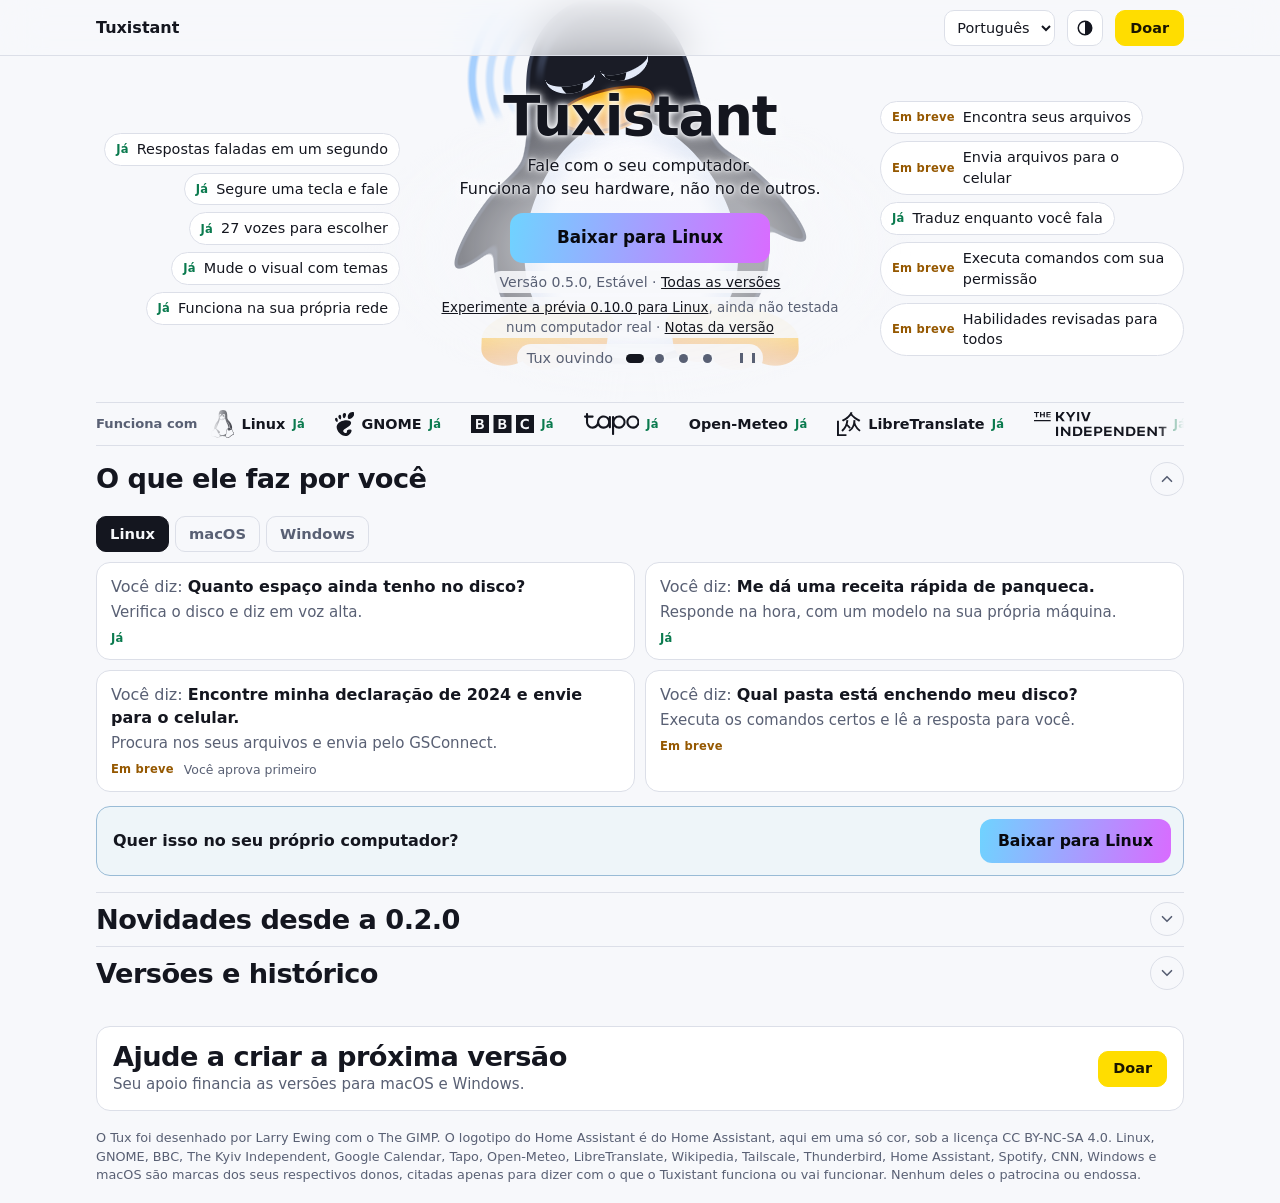
<file: pt/index.html>
<!doctype html>
<html lang="pt" dir="ltr">
<head>
<meta charset="utf-8">
<meta name="viewport" content="width=device-width, initial-scale=1">
<meta http-equiv="Content-Security-Policy" content="default-src 'none'; script-src 'self' 'sha256-7VdH9vVWAruDu7903xE+iqf+m04RZmTaQeqstZI0Ae4=' 'sha256-SqynItc/O4rO2nS4DljDxCaF4On9PS4TB4Wi/SGNqbo='; style-src 'self'; img-src 'self'; base-uri 'none'; form-action 'none'">
<meta name="referrer" content="strict-origin-when-cross-origin">
<script>document.documentElement.classList.add('js');try{var m=localStorage.getItem('mode');if(m==='light'||m==='dark')document.documentElement.dataset.mode=m}catch(e){}</script>
<title>Tuxistant: fale com o seu computador</title>
<meta name="description" content="Um assistente de voz para o seu computador que funciona no seu próprio hardware.">
<meta property="og:title" content="Tuxistant: fale com o seu computador">
<meta property="og:description" content="Um assistente de voz para o seu computador que funciona no seu próprio hardware.">
<meta name="theme-color" content="#07080d">
<link rel="icon" href="../favicon.svg" type="image/svg+xml">
<link rel="stylesheet" href="../style.css">
<link rel="alternate" hreflang="en" href="https://buengenio.github.io/Tuxistant/"><link rel="alternate" hreflang="ar" href="https://buengenio.github.io/Tuxistant/ar/"><link rel="alternate" hreflang="es" href="https://buengenio.github.io/Tuxistant/es/"><link rel="alternate" hreflang="pt" href="https://buengenio.github.io/Tuxistant/pt/"><link rel="alternate" hreflang="zh" href="https://buengenio.github.io/Tuxistant/zh/"><link rel="alternate" hreflang="x-default" href="https://buengenio.github.io/Tuxistant/"><link rel="canonical" href="https://buengenio.github.io/Tuxistant/pt/">
</head>
<body>
<header class="site-header" id="site-header">
  <div class="nav-glass" aria-hidden="true"></div>
  <div class="wrap bar">
    <a class="brand" href="./">Tuxistant</a>
    <select class="lang" id="lang" data-root="../" aria-label="Idioma"><option value="en">English</option><option value="ar">العربية</option><option value="es">Español</option><option value="pt" selected>Português</option><option value="zh">中文</option></select>
    <span class="mode"><svg class="i-auto" viewBox="0 0 24 24" aria-hidden="true"><circle cx="12" cy="12" r="9"/><path class="solid" d="M12 3a9 9 0 0 1 0 18z"/></svg><svg class="i-light" viewBox="0 0 24 24" aria-hidden="true"><circle cx="12" cy="12" r="4"/><path d="M12 2v2M12 20v2M4.9 4.9l1.4 1.4M17.7 17.7l1.4 1.4M2 12h2M20 12h2M4.9 19.1l1.4-1.4M17.7 6.3l1.4-1.4"/></svg><svg class="i-dark" viewBox="0 0 24 24" aria-hidden="true"><path d="M21 12.8A9 9 0 1 1 11.2 3a7 7 0 0 0 9.8 9.8z"/></svg><select id="mode" aria-label="Aparência" title="Aparência"><option value="auto">Automático</option><option value="light">Claro</option><option value="dark">Escuro</option></select></span>
    <a class="btn btn-coffee" href="https://buymeacoffee.com/buengenio" rel="noopener">Doar</a>
  </div>
</header>
<main>
  <section class="hero" id="hero" data-theme="tux">
    <canvas id="tux" aria-hidden="true"></canvas>
    <div class="fallback" aria-hidden="true"></div>
    <div class="hero-in wrap">
      <div class="hero-copy">
        <h1>Tuxistant</h1>
        <p class="tagline"><span>Fale com o seu computador.</span> <span>Funciona no seu hardware, não no de outros.</span></p>
        <div class="download">
          <a class="btn btn-main" id="download" href="https://github.com/BuenGenio/Tuxistant/archive/refs/tags/v0.5.0.tar.gz">Baixar para Linux</a>
          <p class="dl-meta"><span id="dl-meta-text">Versão 0.5.0, Estável</span> · <a href="#versions">Todas as versões</a></p>
          <p class="dl-preview"><a href="https://github.com/BuenGenio/Tuxistant/archive/refs/tags/v0.10.0.tar.gz">Experimente a prévia 0.10.0 para Linux</a>, ainda não testada num computador real · <a href="https://github.com/BuenGenio/Tuxistant/releases/tag/v0.10.0">Notas da versão</a></p>
        </div>
        <div class="pick"><span id="theme-name">Tux ouvindo</span><span class="dots" id="dots"></span></div>
      </div>
      <ul class="caps caps-a"><li class="cap"><span class="tag tag-now">Já</span><span>Respostas faladas em um segundo</span></li>
<li class="cap"><span class="tag tag-now">Já</span><span>Segure uma tecla e fale</span></li>
<li class="cap"><span class="tag tag-now">Já</span><span>27 vozes para escolher</span></li>
<li class="cap"><span class="tag tag-now">Já</span><span>Mude o visual com temas</span></li>
<li class="cap"><span class="tag tag-now">Já</span><span>Funciona na sua própria rede</span></li></ul>
      <ul class="caps caps-b"><li class="cap"><span class="tag tag-soon">Em breve</span><span>Encontra seus arquivos</span></li>
<li class="cap"><span class="tag tag-soon">Em breve</span><span>Envia arquivos para o celular</span></li>
<li class="cap"><span class="tag tag-now">Já</span><span>Traduz enquanto você fala</span></li>
<li class="cap"><span class="tag tag-soon">Em breve</span><span>Executa comandos com sua permissão</span></li>
<li class="cap"><span class="tag tag-soon">Em breve</span><span>Habilidades revisadas para todos</span></li></ul>
    </div>
  </section>
  <div class="wrap"><div class="ticker"><svg class="marks" aria-hidden="true" focusable="false"><symbol id="mark-linux" viewBox="2.11 0 19.78 24"><path d="M12.504 0c-.155 0-.315.008-.48.021-4.226.333-3.105 4.807-3.17 6.298-.076 1.092-.3 1.953-1.05 3.02-.885 1.051-2.127 2.75-2.716 4.521-.278.832-.41 1.684-.287 2.489a.424.424 0 00-.11.135c-.26.268-.45.6-.663.839-.199.199-.485.267-.797.4-.313.136-.658.269-.864.68-.09.189-.136.394-.132.602 0 .199.027.4.055.536.058.399.116.728.04.97-.249.68-.28 1.145-.106 1.484.174.334.535.47.94.601.81.2 1.91.135 2.774.6.926.466 1.866.67 2.616.47.526-.116.97-.464 1.208-.946.587-.003 1.23-.269 2.26-.334.699-.058 1.574.267 2.577.2.025.134.063.198.114.333l.003.003c.391.778 1.113 1.132 1.884 1.071.771-.06 1.592-.536 2.257-1.306.631-.765 1.683-1.084 2.378-1.503.348-.199.629-.469.649-.853.023-.4-.2-.811-.714-1.376v-.097l-.003-.003c-.17-.2-.25-.535-.338-.926-.085-.401-.182-.786-.492-1.046h-.003c-.059-.054-.123-.067-.188-.135a.357.357 0 00-.19-.064c.431-1.278.264-2.55-.173-3.694-.533-1.41-1.465-2.638-2.175-3.483-.796-1.005-1.576-1.957-1.56-3.368.026-2.152.236-6.133-3.544-6.139zm.529 3.405h.013c.213 0 .396.062.584.198.19.135.33.332.438.533.105.259.158.459.166.724 0-.02.006-.04.006-.06v.105a.086.086 0 01-.004-.021l-.004-.024a1.807 1.807 0 01-.15.706.953.953 0 01-.213.335.71.71 0 00-.088-.042c-.104-.045-.198-.064-.284-.133a1.312 1.312 0 00-.22-.066c.05-.06.146-.133.183-.198.053-.128.082-.264.088-.402v-.02a1.21 1.21 0 00-.061-.4c-.045-.134-.101-.2-.183-.333-.084-.066-.167-.132-.267-.132h-.016c-.093 0-.176.03-.262.132a.8.8 0 00-.205.334 1.18 1.18 0 00-.09.4v.019c.002.089.008.179.02.267-.193-.067-.438-.135-.607-.202a1.635 1.635 0 01-.018-.2v-.02a1.772 1.772 0 01.15-.768c.082-.22.232-.406.43-.533a.985.985 0 01.594-.2zm-2.962.059h.036c.142 0 .27.048.399.135.146.129.264.288.344.465.09.199.14.4.153.667v.004c.007.134.006.2-.002.266v.08c-.03.007-.056.018-.083.024-.152.055-.274.135-.393.2.012-.09.013-.18.003-.267v-.015c-.012-.133-.04-.2-.082-.333a.613.613 0 00-.166-.267.248.248 0 00-.183-.064h-.021c-.071.006-.13.04-.186.132a.552.552 0 00-.12.27.944.944 0 00-.023.33v.015c.012.135.037.2.08.334.046.134.098.2.166.268.01.009.02.018.034.024-.07.057-.117.07-.176.136a.304.304 0 01-.131.068 2.62 2.62 0 01-.275-.402 1.772 1.772 0 01-.155-.667 1.759 1.759 0 01.08-.668 1.43 1.43 0 01.283-.535c.128-.133.26-.2.418-.2zm1.37 1.706c.332 0 .733.065 1.216.399.293.2.523.269 1.052.468h.003c.255.136.405.266.478.399v-.131a.571.571 0 01.016.47c-.123.31-.516.643-1.063.842v.002c-.268.135-.501.333-.775.465-.276.135-.588.292-1.012.267a1.139 1.139 0 01-.448-.067 3.566 3.566 0 01-.322-.198c-.195-.135-.363-.332-.612-.465v-.005h-.005c-.4-.246-.616-.512-.686-.71-.07-.268-.005-.47.193-.6.224-.135.38-.271.483-.336.104-.074.143-.102.176-.131h.002v-.003c.169-.202.436-.47.839-.601.139-.036.294-.065.466-.065zm2.8 2.142c.358 1.417 1.196 3.475 1.735 4.473.286.534.855 1.659 1.102 3.024.156-.005.33.018.513.064.646-1.671-.546-3.467-1.089-3.966-.22-.2-.232-.335-.123-.335.59.534 1.365 1.572 1.646 2.757.13.535.16 1.104.021 1.67.067.028.135.06.205.067 1.032.534 1.413.938 1.23 1.537v-.043c-.06-.003-.12 0-.18 0h-.016c.151-.467-.182-.825-1.065-1.224-.915-.4-1.646-.336-1.77.465-.008.043-.013.066-.018.135-.068.023-.139.053-.209.064-.43.268-.662.669-.793 1.187-.13.533-.17 1.156-.205 1.869v.003c-.02.334-.17.838-.319 1.35-1.5 1.072-3.58 1.538-5.348.334a2.645 2.645 0 00-.402-.533 1.45 1.45 0 00-.275-.333c.182 0 .338-.03.465-.067a.615.615 0 00.314-.334c.108-.267 0-.697-.345-1.163-.345-.467-.931-.995-1.788-1.521-.63-.4-.986-.87-1.15-1.396-.165-.534-.143-1.085-.015-1.645.245-1.07.873-2.11 1.274-2.763.107-.065.037.135-.408.974-.396.751-1.14 2.497-.122 3.854a8.123 8.123 0 01.647-2.876c.564-1.278 1.743-3.504 1.836-5.268.048.036.217.135.289.202.218.133.38.333.59.465.21.201.477.335.876.335.039.003.075.006.11.006.412 0 .73-.134.997-.268.29-.134.52-.334.74-.4h.005c.467-.135.835-.402 1.044-.7zm2.185 8.958c.037.6.343 1.245.882 1.377.588.134 1.434-.333 1.791-.765l.211-.01c.315-.007.577.01.847.268l.003.003c.208.199.305.53.391.876.085.4.154.78.409 1.066.486.527.645.906.636 1.14l.003-.007v.018l-.003-.012c-.015.262-.185.396-.498.595-.63.401-1.746.712-2.457 1.57-.618.737-1.37 1.14-2.036 1.191-.664.053-1.237-.2-1.574-.898l-.005-.003c-.21-.4-.12-1.025.056-1.69.176-.668.428-1.344.463-1.897.037-.714.076-1.335.195-1.814.12-.465.308-.797.641-.984l.045-.022zm-10.814.049h.01c.053 0 .105.005.157.014.376.055.706.333 1.023.752l.91 1.664.003.003c.243.533.754 1.064 1.189 1.637.434.598.77 1.131.729 1.57v.006c-.057.744-.48 1.148-1.125 1.294-.645.135-1.52.002-2.395-.464-.968-.536-2.118-.469-2.857-.602-.369-.066-.61-.2-.723-.4-.11-.2-.113-.602.123-1.23v-.004l.002-.003c.117-.334.03-.752-.027-1.118-.055-.401-.083-.71.043-.94.16-.334.396-.4.69-.533.294-.135.64-.202.915-.47h.002v-.002c.256-.268.445-.601.668-.838.19-.201.38-.336.663-.336zm7.159-9.074c-.435.201-.945.535-1.488.535-.542 0-.97-.267-1.28-.466-.154-.134-.28-.268-.373-.335-.164-.134-.144-.333-.074-.333.109.016.129.134.199.2.096.066.215.2.36.333.292.2.68.467 1.167.467.485 0 1.053-.267 1.398-.466.195-.135.445-.334.648-.467.156-.136.149-.267.279-.267.128.016.034.134-.147.332a8.097 8.097 0 01-.69.468zm-1.082-1.583V5.64c-.006-.02.013-.042.029-.05.074-.043.18-.027.26.004.063 0 .16.067.15.135-.006.049-.085.066-.135.066-.055 0-.092-.043-.141-.068-.052-.018-.146-.008-.163-.065zm-.551 0c-.02.058-.113.049-.166.066-.047.025-.086.068-.14.068-.05 0-.13-.02-.136-.068-.01-.066.088-.133.15-.133.08-.031.184-.047.259-.005.019.009.036.03.03.05v.02h.003z"/></symbol><symbol id="mark-gnome" viewBox="2.23 0 19.54 24"><path d="M19.703 0c-4.99 0-5.927 7.111-3.12 7.111 2.81 0 8.113-7.111 3.12-7.111M11.99.872q-.119-.001-.25.016c-2.811.364-1.82 5.25-.324 5.34 1.449.09 3.032-5.347.574-5.356M7.123 2.803a1.4 1.4 0 0 0-.488.114c-2.259.933-.344 4.776.921 4.519 1.168-.24 1.319-4.671-.433-4.632Zm-3.6 3.016a1.05 1.05 0 0 0-.634.215c-1.807 1.248.607 4.269 1.671 3.799.93-.41.338-3.967-1.037-4.014m10.032 2.309c-3.835.033-8.716 1.978-9.567 5.784C3.044 18.14 7.875 24 12.915 24c2.48 0 5.34-2.24 5.875-5.077.409-2.163-4.81-1.295-4.623.137.225 1.715-1.258 2.561-2.711 1.454-4.623-3.52 7.658-5.276 6.847-10.086-.263-1.56-2.29-2.322-4.748-2.301Z"/></symbol><symbol id="mark-bbc" viewBox="0 0 560 160"><path d="m79.396 86.11h-16.16v24.3h15.91c5.467 0 9.666-1.029 12.61-3.083 2.94-2.058 4.403-5.015 4.403-8.876 0-8.224-5.589-12.34-16.76-12.34zm8.504-17.18c2.485-2.054 3.734-4.928 3.734-8.616 0-7.136-4.861-10.7-14.57-10.7h-13.83v22.4h13.83c4.732 0 8.34-1.022 10.83-3.08zm-87.9 91.07h160v-160h-160zm110.8-47.08c-2.737 3.86-6.632 6.842-11.69 8.938-5.061 2.1-11.14 3.146-18.23 3.146h-35.86v-90h33.77c9.957 0 17.66 1.995 23.13 5.978 5.46 3.99 8.196 9.715 8.196 17.18 0 4.28-0.9799 7.994-2.94 11.14-1.956 3.146-4.854 5.642-8.69 7.49 5.306 1.757 9.365 4.55 12.18 8.368 2.817 3.818 4.224 8.452 4.224 13.91 0 5.372-1.365 9.988-4.098 13.84z"/><path d="m279.396 86.1h-16.16v24.3h15.91c5.467 0 9.666-1.029 12.6-3.083 2.936-2.058 4.403-5.015 4.403-8.876 0-8.224-5.586-12.34-16.76-12.34zm8.504-17.18c2.485-2.054 3.734-4.928 3.734-8.616 0-7.136-4.861-10.7-14.57-10.7h-13.83v22.4h13.83c4.732 0 8.344-1.022 10.83-3.08zm-87.9 91.08h160v-160h-160zm110.8-47.08c-2.737 3.86-6.629 6.842-11.69 8.938-5.061 2.1-11.14 3.146-18.23 3.146h-35.86v-90h33.78c9.953 0 17.66 1.995 23.13 5.978 5.46 3.99 8.196 9.715 8.196 17.18 0 4.28-0.9799 7.994-2.94 11.14-1.953 3.146-4.854 5.642-8.686 7.49 5.306 1.757 9.362 4.55 12.18 8.368 2.814 3.818 4.221 8.452 4.221 13.91 0 5.372-1.365 9.988-4.098 13.84z"/><path d="m400 160h160v-160h-160zm114.9-40.7c-3.731 2.054-8.05 3.682-12.96 4.875-4.914 1.19-10.08 1.785-15.5 1.785-7.199 0-13.68-1.046-19.43-3.143-5.764-2.1-10.63-5.124-14.61-9.068-3.983-3.948-7.035-8.784-9.148-14.5-2.121-5.712-3.174-12.15-3.174-19.31 0-6.986 1.099-13.3 3.3-18.93 2.205-5.635 5.376-10.47 9.53-14.5 4.147-4.025 9.12-7.112 14.93-9.254 5.799-2.135 12.3-3.206 19.49-3.206 4.998 0 9.719 0.5145 14.17 1.54 4.441 1.029 8.568 2.53 12.39 4.508v17.51c-3.484-2.306-7.296-4.072-11.31-5.239-4.169-1.206-8.49-1.809-12.83-1.788-6.184 0-11.46 1.151-15.82 3.454-4.287 2.228-7.789 5.717-10.03 9.995-2.334 4.357-3.5 9.659-3.5 15.91s1.123 11.58 3.37 15.98c2.132 4.29 5.551 7.806 9.778 10.06 4.277 2.303 9.467 3.454 15.56 3.454 9.316 0 17.91-2.425 25.79-7.28z"/></symbol><symbol id="mark-tapo" viewBox="0 0.26 90 35.65"><path fill-rule="evenodd" d="M28.3423 4.86941C32.6321 3.36534 37.4039 4.73679 40.2405 8.28901V6.87365C40.2413 5.93672 41.0006 5.17738 41.9376 5.17661C42.8745 5.17738 43.6338 5.93672 43.6346 6.87365V23.4625C43.6346 24.3997 42.8748 25.1595 41.9376 25.1595C41.0003 25.1595 40.2405 24.3997 40.2405 23.4625V21.6586C38.0909 24.3554 34.7717 25.8488 31.3277 25.6687C27.8837 25.4887 24.7383 23.6573 22.8816 20.7511C20.8984 23.82 17.487 25.6657 13.833 25.6465C7.92461 25.6119 3.19149 20.7219 3.19149 14.8135V7.75478H1.71092C1.25667 7.75478 0.821074 7.57414 0.500136 7.25268C0.179197 6.93122 -0.000734557 6.49533 2.25402e-06 6.04109C0.000768167 5.09672 0.766547 4.33156 1.71092 4.33156H3.19149V1.97264C3.19149 1.51863 3.37194 1.08324 3.6931 0.762345C4.01426 0.441446 4.44979 0.261352 4.90379 0.261719C5.84762 0.262485 6.61256 1.02742 6.61332 1.97125V4.33017H13.9413C14.8862 4.33017 15.6522 5.09618 15.6522 6.04109C15.6529 6.49533 15.473 6.93122 15.152 7.25268C14.8311 7.57414 14.3955 7.75478 13.9413 7.75478H6.61332V14.8496C6.61332 18.9097 9.93525 22.283 13.9954 22.2303C17.9458 22.172 21.1324 18.9805 21.1846 15.03V14.9703C21.1818 10.4245 24.0525 6.37347 28.3423 4.86941ZM24.59 14.9719C24.5895 19.003 27.8564 22.2715 31.8874 22.273V22.2716C35.9186 22.2678 39.1858 19.0013 39.1904 14.9701C39.1889 10.939 35.9204 7.67215 31.8893 7.67266C27.8582 7.67317 24.5905 10.9409 24.59 14.9719Z"/><path fill-rule="evenodd" d="M48.816 7.84816C50.8419 5.57064 53.7451 4.26825 56.7933 4.26953C61.7108 4.26901 65.9955 7.62033 67.1795 12.3932C68.3635 17.166 66.1418 22.1313 61.7942 24.4292C57.4466 26.727 52.0926 25.7656 48.816 22.0989V34.2029C48.8182 34.6546 48.6404 35.0885 48.3219 35.4088C48.0035 35.7291 47.5706 35.9093 47.1189 35.9097C46.182 35.9089 45.4226 35.1496 45.4219 34.2126V6.87684C45.4226 5.93991 46.182 5.18057 47.1189 5.1798C48.0558 5.18057 48.8152 5.93991 48.816 6.87684V7.84816ZM49.493 14.9738C49.4935 19.0052 52.7617 22.273 56.7932 22.273V22.2716C60.8233 22.2663 64.0888 19.0002 64.0933 14.9701C64.0918 10.9386 60.8227 7.67164 56.7913 7.67266C52.7599 7.67368 49.4925 10.9423 49.493 14.9738Z"/><path fill-rule="evenodd" d="M69.4074 10.8774C71.0649 6.87732 74.969 4.2698 79.2989 4.27092V4.26953C85.2063 4.27718 89.9932 9.06464 90.0001 14.9721C90.0012 19.302 87.3937 23.2061 83.3936 24.8636C79.3935 26.521 74.7889 25.6054 71.7272 22.5438C68.6656 19.4821 67.7499 14.8774 69.4074 10.8774ZM71.9984 14.9733C71.9987 19.0049 75.267 22.273 79.2986 22.273C83.3287 22.2677 86.5942 19.0016 86.5988 14.9715C86.598 10.9399 83.3293 7.67215 79.2977 7.67266C75.2661 7.67317 71.9982 10.9417 71.9984 14.9733Z"/></symbol><symbol id="mark-libretranslate" viewBox="0 0 49.49 49.96"><g transform="translate(-23.040803,-26.932047)"><g transform="translate(-42.114518,-17.993737)"><g transform="matrix(4.3205134,0,0,4.3205134,-37.271798,-327.6536)"><path d="m 34.996103,90.121035 -0.614947,0.759641 q -2.754346,-1.41593 -3.948067,-2.950715 -1.167884,1.617467 -3.7672,2.888703 L 26.0096,90.084861 q 3.457142,-1.601964 4.283963,-3.849882 l 0.878496,0.273884 q -0.175699,0.516763 -0.232543,0.604613 1.116207,1.596797 4.056587,3.007559 z m 0.165364,4.91958 -0.676959,0.645954 q -1.514115,-1.157549 -2.346102,-2.826692 -0.547769,1.550288 -2.268589,2.806021 l -0.676959,-0.625283 q 1.19889,-0.795814 1.798334,-1.875848 0.599445,-1.080034 0.682127,-3.079906 l 0.909502,0.07751 q 0,0.268716 -0.04134,0.671791 l -0.03617,0.361734 q 0,0.273884 0.30489,1.033525 0.310058,0.754474 0.899167,1.467606 0.594277,0.707965 1.452103,1.343583 z m -4.800725,-1.374588 -0.702797,0.63045 q -0.594277,-0.780312 -1.162716,-1.276404 -0.651121,1.421098 -2.020542,2.676831 l -0.687295,-0.614948 q 1.229895,-1.095537 1.767329,-2.201409 0.5426,-1.105872 0.697629,-2.795686 l 0.919838,0.09819 q -0.103353,0.940508 -0.366902,1.91719 1.00252,0.862993 1.555456,1.565791 z"/></g><path d="M 84.81389,94.883148 V 91.324643 H 69.191186 V 63.247172 h -4.035865 v 31.635976 z"/></g></g></symbol><symbol id="mark-kyiv-independent" viewBox="0 0 199 36"><path fill-rule="evenodd" d="M71.2313 24.5858C71.3564 24.7448 72.5989 26.3241 72.5844 29.0001C72.5991 31.7207 71.3146 33.3077 71.226 33.3927C69.7791 35.1215 68.406 35.4757 67.3872 35.7308H67.3724C66.3389 36 65.1429 35.9716 65.1429 35.9716H58.5874V22.0001H65.1429C65.1429 22.0001 66.3537 21.986 67.3724 22.241H67.3872L67.4372 22.2542C68.4507 22.5217 69.8026 22.8785 71.226 24.5791L71.2313 24.5858ZM69.0113 30.7005L69.0261 30.6863C69.0704 30.5871 69.2032 30.2895 69.2475 28.9576C69.1885 27.6681 69.0556 27.3564 69.0113 27.2572V27.2288C68.5886 25.6603 67.4265 25.0595 67.2312 24.9586L67.2309 24.9584C67.2217 24.9537 67.2147 24.95 67.21 24.9475C66.0731 24.3382 64.449 24.409 64.449 24.409H61.8209V33.5344H64.449C64.449 33.5344 66.0731 33.6194 67.21 32.996C67.3281 32.9535 68.5831 32.3583 69.0113 30.7146V30.7005Z"/><path d="M40.5448 22.0143H43.232L51.4412 31.3948V22.0143H54.5122V36H51.766L43.6306 26.7046V35.9858H40.5448V22.0143Z"/><path d="M36.1449 22.0285H33V36H36.1449V22.0285Z"/><path d="M122.947 22.0143L131.141 31.3806V22.0143H134.212V35.9858H131.466L123.331 26.7046V35.9717H120.23V22.0143H122.947Z"/><path d="M170.224 22.0143H172.94L181.149 31.3948V22.0143H184.22V36H181.474L173.324 26.7046V35.9858H170.224V22.0143Z"/><path fill-rule="evenodd" d="M100.091 22.7511C99.1757 22.241 98.1569 22.0285 97.0938 22.0285H90.3316V35.9858H93.506C93.4912 34.8097 93.4912 31.8907 93.4912 31.8907C93.4912 31.8907 96.016 31.9049 97.0348 31.8907C97.9059 31.8907 98.7327 31.7632 99.5152 31.4373C100.593 30.998 101.42 30.3037 101.966 29.3118C102.586 28.1924 102.704 27.0021 102.409 25.7693C102.114 24.4232 101.317 23.4313 100.091 22.7511ZM98.9394 28.6033C98.4965 29.1134 97.9207 29.3826 97.2563 29.3968C96.0603 29.4393 93.506 29.411 93.5208 29.411V24.494C93.5208 24.494 96.0455 24.4799 97.2415 24.5082C98.4817 24.5365 99.4119 25.4151 99.5152 26.6053C99.5743 27.3422 99.4414 28.0223 98.9394 28.6033Z"/><path d="M186.981 22.0143V24.5224H191.44L191.426 35.9575H194.556V24.5224H199V22.0143H186.981Z"/><path fill-rule="evenodd" d="M152.255 29.0001C152.269 26.3241 151.027 24.7448 150.902 24.5858L150.896 24.5791C149.473 22.8785 148.121 22.5217 147.108 22.2542L147.058 22.241H147.043C146.024 21.986 144.813 22.0001 144.813 22.0001H138.258V35.9716H144.813C144.813 35.9716 146.009 36 147.043 35.7308H147.058C148.076 35.4757 149.45 35.1215 150.896 33.3927C151 33.3077 152.284 31.7207 152.255 29.0001ZM148.697 30.7146C148.274 32.3515 147.045 32.9386 146.9 33.0077L146.895 33.0101C145.758 33.6336 144.134 33.5486 144.134 33.5486H141.506V24.4232H144.134C144.134 24.4232 145.758 24.3523 146.895 24.9616C146.9 24.9642 146.907 24.9679 146.916 24.9728C147.112 25.0737 148.274 25.6745 148.697 27.243C148.697 27.243 148.888 27.6823 148.948 28.9717C148.906 30.1915 148.771 30.5237 148.719 30.652L148.714 30.6657L148.711 30.6721C148.711 30.6863 148.697 30.7146 148.697 30.7146Z"/><path d="M86.3008 22.0001V24.4374H78.3574V27.7673H86.3008V30.2045H78.3574V33.5344H86.3008V35.9716H75.1977V22.0001H86.3008Z"/><path d="M116.347 24.4374V22.0001H105.244V35.9716H116.347V33.5344H108.404V30.2045H116.347V27.7673H108.404V24.4374H116.347Z"/><path d="M166.163 22.0001V24.4374H158.205V27.7673H166.163V30.2045H158.205V33.5344H166.163V35.9716H155.045V22.0001H166.163Z"/><path d="M46.2048 0L40.9602 7L46.2048 14H42.4115L38.2877 8.49899H36.0605V14H33V0H36.0605V5.48687H38.2877L42.4115 0H46.2048Z"/><path d="M51.0901 0.0141552L54.9265 5.74143L58.7486 0.0141552H62.1252L56.349 8.6687V13.9434H53.5472V8.68284L47.7279 0.0141552H51.0901Z"/><path d="M73.7925 0.0282759L77.7007 10.7333L81.609 0.0282759H85L79.8848 13.9434H75.5023L70.3871 0.0282759H73.7925Z"/><path d="M64.7115 0.0141552H67.772V13.9576H64.7115V0.0141552Z"/><path fill-rule="evenodd" d="M25 14H0V12H25V14Z"/><path d="M14.3677 3.2721V0H16.2795V8H14.3677V4.7279H10.8971V8H8.97063V0H10.8971V3.2721H14.3677Z"/><path d="M25 1.40036V0.0138784H18.5588V7.98615H25V6.5858H20.3823V4.68632H24.5956V3.29984H20.3823V1.40036H25Z"/><path d="M0 1.64991H2.85295V7.98613H4.76473V1.64991H7.61768V0.0277229H0V1.64991Z"/></symbol><symbol id="mark-google-calendar" viewBox="0 0 24 24"><path d="M18.316 5.684H24v12.632h-5.684V5.684zM5.684 24h12.632v-5.684H5.684V24zM18.316 5.684V0H1.895A1.894 1.894 0 0 0 0 1.895v16.421h5.684V5.684h12.632zm-7.207 6.25v-.065c.272-.144.5-.349.687-.617s.279-.595.279-.982c0-.379-.099-.72-.3-1.025a2.05 2.05 0 0 0-.832-.714 2.703 2.703 0 0 0-1.197-.257c-.6 0-1.094.156-1.481.467-.386.311-.65.671-.793 1.078l1.085.452c.086-.249.224-.461.413-.633.189-.172.445-.257.767-.257.33 0 .602.088.816.264a.86.86 0 0 1 .322.703c0 .33-.12.589-.36.778-.24.19-.535.284-.886.284h-.567v1.085h.633c.407 0 .748.109 1.02.327.272.218.407.499.407.843 0 .336-.129.614-.387.832s-.565.327-.924.327c-.351 0-.651-.103-.897-.311-.248-.208-.422-.502-.521-.881l-1.096.452c.178.616.505 1.082.977 1.401.472.319.984.478 1.538.477a2.84 2.84 0 0 0 1.293-.291c.382-.193.684-.458.902-.794.218-.336.327-.72.327-1.149 0-.429-.115-.797-.344-1.105a2.067 2.067 0 0 0-.881-.689zm2.093-1.931l.602.913L15 10.045v5.744h1.187V8.446h-.827l-2.158 1.557zM22.105 0h-3.289v5.184H24V1.895A1.894 1.894 0 0 0 22.105 0zm-3.289 23.5l4.684-4.684h-4.684V23.5zM0 22.105C0 23.152.848 24 1.895 24h3.289v-5.184H0v3.289z"/></symbol><symbol id="mark-home-assistant" viewBox="0 0.31 24 23.38"><path d="M22.939 10.627 13.061.749a1.505 1.505 0 0 0-2.121 0l-9.879 9.878C.478 11.21 0 12.363 0 13.187v9c0 .826.675 1.5 1.5 1.5h9.227l-4.063-4.062a2.034 2.034 0 0 1-.664.113c-1.13 0-2.05-.92-2.05-2.05s.92-2.05 2.05-2.05 2.05.92 2.05 2.05c0 .233-.041.456-.113.665l3.163 3.163V9.928a2.05 2.05 0 0 1-1.15-1.84c0-1.13.92-2.05 2.05-2.05s2.05.92 2.05 2.05a2.05 2.05 0 0 1-1.15 1.84v8.127l3.146-3.146A2.051 2.051 0 0 1 18 12.239c1.13 0 2.05.92 2.05 2.05s-.92 2.05-2.05 2.05c-.25 0-.488-.047-.709-.13L12.9 20.602v3.088h9.6c.825 0 1.5-.675 1.5-1.5v-9c0-.825-.477-1.977-1.061-2.561z"/></symbol><symbol id="mark-spotify" viewBox="0 0 24 24"><path d="M12 0C5.4 0 0 5.4 0 12s5.4 12 12 12 12-5.4 12-12S18.66 0 12 0zm5.521 17.34c-.24.359-.66.48-1.021.24-2.82-1.74-6.36-2.101-10.561-1.141-.418.122-.779-.179-.899-.539-.12-.421.18-.78.54-.9 4.56-1.021 8.52-.6 11.64 1.32.42.18.479.659.301 1.02zm1.44-3.3c-.301.42-.841.6-1.262.3-3.239-1.98-8.159-2.58-11.939-1.38-.479.12-1.02-.12-1.14-.6-.12-.48.12-1.021.6-1.141C9.6 9.9 15 10.561 18.72 12.84c.361.181.54.78.241 1.2zm.12-3.36C15.24 8.4 8.82 8.16 5.16 9.301c-.6.179-1.2-.181-1.38-.721-.18-.601.18-1.2.72-1.381 4.26-1.26 11.28-1.02 15.721 1.621.539.3.719 1.02.419 1.56-.299.421-1.02.599-1.559.3z"/></symbol><symbol id="mark-intelimaris" viewBox="18 18 1218 1218"><path fill-rule="evenodd" d="M 596.5 30.7 C 576.1 32, 542 36, 542 37 C 542 37.4, 545.5 42.8, 549.8 49.1 C 565.4 72, 609.9 137.7, 629.6 167 C 720.3 301.6, 717.6 298.1, 744 318.5 C 769.1 337.8, 786.9 355, 797.7 370.3 C 800.7 374.5, 803.3 378, 803.5 378 C 803.7 378, 812.1 373.8, 822.1 368.7 C 849.6 354.7, 873.7 345.8, 899.6 340 C 907.3 338.2, 914.2 336.5, 915.1 336.2 C 916.5 335.6, 914.3 331.6, 903.1 314 C 895.5 302.2, 880.6 278.8, 870 262 C 859.4 245.2, 848.8 228.6, 846.5 225 C 844.2 221.4, 825.5 192.2, 805 160 C 784.5 127.8, 764.6 96.5, 760.7 90.5 C 749.6 73.2, 744.8 65.4, 736.1 51.4 L 728.1 38.3 723.3 37.6 C 682.3 31.7, 659.7 30, 627.2 30.2 C 613.1 30.3, 599.3 30.5, 596.5 30.7 M 499.1 44.5 C 462.2 52.7, 425.4 64.3, 390.7 78.8 C 384.4 81.5, 382 82.9, 382.3 84 C 382.5 84.8, 388.1 93.5, 394.8 103.2 C 401.5 112.9, 446.7 180.6, 495.4 253.7 C 589.1 394.5, 588.7 394, 603.5 404.5 C 616.8 414, 630 419.5, 656.8 426.6 C 674.6 431.3, 685.9 434.8, 699.8 440 C 710.9 444, 711.2 444.1, 713.8 442.4 C 720.6 438.1, 741.3 422.9, 759.8 408.6 C 771 400, 782.6 391.5, 785.6 389.8 C 788.5 388, 791 386.1, 791 385.7 C 791 383.6, 779.7 368.9, 771.2 359.9 C 760.2 348.4, 750.3 340.2, 729 325.5 C 709.5 312, 701.1 305.2, 694.6 297.5 C 688.9 290.7, 679.2 276.6, 584.9 137 C 515.2 34, 520.5 41.5, 517.4 41.3 C 515.8 41.2, 507.6 42.6, 499.1 44.5 M 758.1 47.7 C 759.4 49.8, 768.6 64.1, 778.5 79.5 C 788.5 94.9, 804.2 119.4, 813.5 134 C 822.8 148.6, 835.9 169.2, 842.7 179.8 C 859.8 206.4, 909.3 284.8, 925.8 311.3 C 934.2 324.8, 939.8 332.9, 940.6 332.6 C 948.4 329.6, 1004.9 329.5, 1027.8 332.4 C 1041.7 334.2, 1065.9 338.6, 1066.8 339.4 C 1067.6 340.2, 1058.7 367.2, 1052.8 382 C 1046 398.8, 1033.6 423.9, 1025 438.2 L 1017.9 450 1055.3 510.7 C 1124.3 622.8, 1196.9 741.3, 1207 758.3 C 1208.9 761.4, 1210.7 764, 1211 764 C 1211.4 764, 1212.2 761.6, 1212.9 758.8 C 1244.4 624.9, 1228.2 481.1, 1168 361 C 1120.9 266.8, 1056.5 194.8, 964.3 133.2 C 903.7 92.7, 828 60.1, 758.6 44.5 L 755.8 43.9 758.1 47.7 M 342.5 101.3 C 308.7 118.8, 285.1 133.5, 258.1 153.9 C 239.6 167.9, 240 167.6, 240 168.4 C 240 168.8, 246.3 177.1, 253.9 186.9 C 285.6 227.4, 286.7 229, 391.7 386.5 C 449.8 473.7, 454.3 480, 462.4 487.8 C 479.5 504.2, 499.1 514.3, 525 520 C 535.3 522.2, 545.5 523.5, 570.7 525.5 L 589.8 527 597.7 521.4 C 602 518.3, 617.6 507.7, 632.5 497.9 C 657.4 481.5, 696.8 455, 701.5 451.4 C 704.2 449.4, 703.3 448.9, 689.7 444.5 C 674.3 439.4, 665.1 437.5, 640.8 434 C 610.5 429.7, 602.7 427.3, 588.7 417.8 C 576.8 409.7, 570 401.3, 545 364 C 531.9 344.5, 511.1 313.4, 498.7 295 C 486.3 276.6, 450.8 223.4, 419.8 176.8 C 387.5 128.2, 362.9 92.1, 362 92.1 C 361.2 92.1, 352.4 96.2, 342.5 101.3 M 206.4 196.9 C 183.6 218.2, 162.4 241.8, 141.8 268.7 L 133.2 279.9 174.7 341.7 C 197.5 375.7, 237.6 435.7, 263.7 475 C 315 552.1, 321.7 561.7, 332.2 572.1 C 355.9 595.8, 391.6 609.2, 453.3 617.4 C 472.9 620.1, 501.7 622.7, 502.5 621.9 C 502.7 621.6, 502 618.5, 500.9 614.9 C 499.8 611.4, 498.7 604.9, 498.3 600.5 L 497.8 592.5 531.1 568.6 C 549.5 555.4, 566.2 543.5, 568.2 542.1 C 570.3 540.7, 572 539.2, 572 538.9 C 572 538.6, 564.7 538, 555.8 537.7 C 512 536, 485.9 528.7, 459.7 510.7 C 447.3 502.2, 437.2 490.8, 421.8 468 C 414.6 457.3, 380.6 406.4, 346.2 355 C 281.1 257.6, 268 238.6, 254.6 220.9 C 250.1 215.1, 241.7 204, 235.8 196.2 C 229.9 188.5, 224.7 181.9, 224.2 181.6 C 223.7 181.3, 215.7 188.2, 206.4 196.9 M 118.1 301.8 C 102.6 325.4, 79.8 369.5, 69.2 396.2 C 61.3 416.2, 53.8 438, 54.2 440.2 C 54.8 443.8, 171.3 619.3, 178.5 627.5 C 214.8 668.7, 251.6 683.5, 353 697.5 C 384 701.7, 398 704, 408.5 706.6 C 445.3 715.6, 459.6 730.1, 456.1 755.1 C 454.3 768.4, 449.8 780.4, 434 815 C 404.4 879.7, 396.6 910.4, 401.5 943.6 C 405.4 969.3, 412.6 983.8, 450.8 1041.5 C 480.4 1086.2, 498.5 1114.4, 516.2 1143 C 524.2 1155.9, 535.5 1174.2, 541.5 1183.5 C 547.4 1192.8, 555.2 1205.1, 558.7 1210.6 L 565 1220.8 578.8 1221.6 C 599 1222.9, 650.4 1222.6, 666.5 1221.2 C 680.4 1219.9, 701.6 1217.4, 707.7 1216.4 L 710.8 1215.8 705.6 1207.2 C 702.7 1202.4, 691.4 1184.1, 680.5 1166.5 C 662.5 1137.3, 649.2 1115.7, 629 1082.5 C 625 1075.9, 619.1 1066.5, 616 1061.5 C 612.8 1056.5, 602.4 1039.9, 592.8 1024.5 C 583.1 1009.1, 565 980.3, 552.5 960.5 C 518.5 906.9, 514.7 897.1, 514.6 864.5 C 514.6 848.5, 515 843.8, 516.9 835 C 522.1 810.8, 531.6 786.1, 550.6 747.1 L 564 719.7 557 712.4 C 537.3 691.6, 517.5 661.2, 508.9 638.3 L 506.5 632 494.5 632 C 465.5 632, 429.5 628.3, 398 622 C 352 612.8, 327.6 599.9, 306.4 573.6 C 301 566.9, 172.6 375.2, 133.4 315.3 C 127.1 305.8, 121.7 298, 121.3 298 C 120.9 298, 119.4 299.7, 118.1 301.8 M 955.5 354.7 C 897.2 358.6, 845.4 376.3, 796.3 409.2 C 790.6 412.9, 775.3 424, 762.3 433.8 C 734.9 454.3, 722.2 463.3, 684 489.5 C 601.7 545.9, 524 601.8, 524 604.5 C 524 607.7, 533.7 633.7, 539 644.5 C 551 669, 570.2 693.6, 590.7 710.7 L 597 715.9 606.2 710.8 C 611.3 708, 621.8 702, 629.5 697.5 C 637.2 693, 652.7 684, 664 677.5 C 701.7 655.8, 709.4 651.4, 726.5 641.5 C 735.9 636.1, 757 623.8, 773.5 614.2 C 790 604.6, 814.9 590.5, 828.8 582.9 C 881.3 553.9, 905.1 538.4, 928 517.8 C 973 477.3, 1001.2 440.1, 1021.5 394.5 C 1027.8 380.1, 1035.5 359.2, 1034.8 358.4 C 1032 355.7, 978.8 353.2, 955.5 354.7 M 946.5 387.7 C 918.5 394.6, 910.9 396.7, 896.7 401.4 C 867 411.2, 830.9 426.8, 828.2 430.9 C 824.4 436.7, 825.5 439, 855.3 486.5 C 870.6 511, 872.7 513, 880.6 510 C 892.9 505.3, 971.2 423.2, 974.8 411.2 C 978.2 400, 973.7 390.8, 963.1 387.2 C 958.7 385.7, 954 385.8, 946.5 387.7 M 761 453.9 C 759.6 454.3, 757.1 455.4, 755.4 456.3 C 751.5 458.3, 675.9 512.4, 597.3 569.4 C 588.4 575.8, 579.5 582.9, 577.7 585.1 C 571.9 591.8, 569.9 602.1, 572.4 611.9 C 575.4 623.6, 590.3 649.8, 601.2 662.3 C 609.8 672.2, 624.7 678.1, 635.9 676 C 643.2 674.7, 639.5 676.7, 721 628 C 760.3 604.5, 800.3 580.7, 809.7 575.1 C 828 564.2, 830.8 561.7, 834.8 553.1 C 840.7 540.3, 838.6 527.4, 827.8 508.5 C 802.8 464.9, 791.4 453.9, 771.5 453.3 C 767.1 453.2, 762.4 453.4, 761 453.9 M 43.2 477.6 C 25.5 551.1, 21.7 619.9, 31.1 694.8 L 32.4 705.1 42.6 717.3 C 84.7 768, 117.1 782.1, 206 788.5 C 244.3 791.2, 258.3 793.1, 273.7 797.6 C 299.6 805.1, 310.3 817.7, 308.7 838.7 C 308 847.1, 307 852.1, 301 876 C 291.7 913.1, 289.1 930.1, 288.3 960.1 C 287 1006.4, 295.2 1050.2, 314 1097.5 C 317.3 1105.8, 338.6 1150.5, 340.4 1152.8 C 341.5 1154.4, 357.6 1162.5, 376.5 1171.2 C 419.7 1191.1, 468.2 1205.8, 519.3 1214.5 C 541.6 1218.3, 540.9 1220.1, 526.2 1197.2 C 519.2 1186.4, 507 1166.8, 499 1153.7 C 491 1140.6, 472.8 1112.1, 458.6 1090.2 C 412.6 1019.8, 408.8 1013.7, 401.9 1001 C 388.6 976.6, 384.2 961.4, 383.3 937.5 C 382.2 905.1, 390 877.4, 417 818 C 419.8 811.7, 424.8 800.6, 428 793.4 C 443.3 759, 442.3 743.5, 424.3 731.4 C 411.2 722.5, 391.6 717.8, 340.5 711 C 268.4 701.5, 243.3 695.6, 216.6 682.1 C 183.7 665.5, 167.9 649.2, 130.3 593 C 111.4 564.8, 87.1 527.6, 65 492.7 C 57 480.2, 49.5 468.8, 48.4 467.3 L 46.3 464.6 43.2 477.6 M 995 480.7 C 978.4 501.5, 934.5 543.3, 918.1 554.1 L 915.7 555.6 919.8 564.6 C 925.7 577.5, 931.1 592.1, 937 611.5 C 949.6 652.8, 948.9 651.3, 969.2 683.5 C 997 727.6, 1037.7 792.6, 1046.2 806.5 C 1058.4 826.5, 1109.2 910, 1121.7 930.7 L 1129.1 943 1125.9 947.6 C 1124.1 950.2, 1123.1 952, 1123.7 951.7 C 1126.4 950, 1148.3 914.5, 1160.2 892.5 C 1174.6 866, 1189.7 831.6, 1199 803.8 L 1203.3 791.1 1200.8 787.3 C 1199.4 785.2, 1189.1 768.4, 1177.8 750 C 1166.5 731.6, 1152 708, 1145.5 697.5 C 1122.3 660.1, 1025.2 502.2, 1016 487 C 1010.9 478.5, 1006.2 470.9, 1005.6 470.2 C 1004.7 469.3, 1002.3 471.6, 995 480.7 M 765 478.7 C 763.1 479.7, 749.1 489.5, 734 500.5 C 698.7 526.1, 609.7 590.3, 604.7 593.8 C 595.5 600.3, 594.7 604.7, 600.5 616.8 C 612.1 641.1, 625 654.5, 633.6 651.4 C 634.7 651, 653.3 640, 675 627 C 696.7 614, 722.1 598.9, 731.5 593.5 C 765.1 574.2, 807.6 548.5, 810.2 545.9 C 813.4 542.8, 814.5 539.2, 813.6 534.7 C 812.2 527, 784.5 484, 778.7 480.3 C 773.6 477.1, 769.1 476.6, 765 478.7 M 895.5 569.7 C 877 582.1, 846.7 599.9, 823.5 611.9 C 816.9 615.3, 811.1 618.5, 810.7 618.9 C 808.4 621.2, 802 671.3, 802 687.1 C 802 715.1, 808.1 732.1, 831.5 768.5 C 838.5 779.5, 853.6 803.1, 865 821 C 876.4 838.9, 889.9 860, 895 868 C 903.4 881.1, 934.3 930.1, 957 966.5 C 974 993.6, 1019 1067.8, 1019 1068.6 C 1019 1069, 1018 1070.5, 1016.8 1071.9 C 1015.5 1073.3, 1018.8 1070.7, 1024 1066 C 1040.5 1051.4, 1071 1020, 1084.9 1003.2 C 1099.5 985.7, 1122 956.1, 1122 954.5 C 1122 954, 1121 955, 1119.8 956.7 C 1117.1 960.6, 1116.9 960.6, 1115.1 957.8 C 1109.3 948.7, 1099 931.8, 1063.5 873.5 C 1056.8 862.5, 1044.3 842.3, 1035.7 828.5 C 1027.2 814.8, 1015.7 796.3, 1010.2 787.5 C 1004.8 778.7, 993.6 760.9, 985.5 748 C 929.5 659, 934.7 669, 925.6 632.2 C 922.5 620, 918.1 604, 915.7 596.7 C 911.3 583.4, 903.9 565, 903 565 C 902.7 565, 899.3 567.1, 895.5 569.7 M 780 636.1 C 768.7 642.8, 744.7 656.7, 726.5 667.2 L 693.5 686.1 687.2 703.8 C 663.8 768.9, 665.3 802.9, 693.2 846.3 C 696.7 851.6, 706.5 866.9, 715.2 880.3 C 736.4 913.2, 743.6 924.6, 769.8 967 C 782.2 987.1, 798.2 1013, 805.5 1024.5 C 812.7 1036, 823.5 1053.4, 829.5 1063 C 855.9 1105.6, 888 1156.4, 889.4 1157.8 C 889.6 1158, 893.8 1156.1, 898.7 1153.7 C 926.7 1139.6, 965.6 1114.1, 996.7 1089.3 L 1006 1082 1002.6 1077.2 C 998.2 1071, 966.7 1021.2, 949.8 993.5 C 932.8 965.8, 901.5 915.7, 887.3 893.6 C 870.5 867.4, 838 816.4, 818.4 785.6 C 793.7 746.8, 788.5 734.2, 787.4 711 C 786.7 696.6, 788.1 686.8, 795.4 655.7 C 801.6 629.8, 802.7 624, 801.4 624 C 800.9 624, 791.3 629.5, 780 636.1 M 666 702.1 C 660.2 705.5, 644.3 714.9, 630.5 723 C 601.1 740.4, 598.1 742, 595.7 742 C 593 742, 586.9 738.6, 579.5 733 L 572.9 728 568 738.2 C 529.2 820.6, 522.6 864.6, 543 906.5 C 545.7 912, 554.7 927.1, 563.1 940 C 585.2 974.2, 638.8 1060.4, 669.7 1111.5 C 680.7 1129.7, 692.9 1149.7, 696.7 1156 C 718.2 1190.9, 730 1210.3, 730.3 1211.3 C 730.9 1213.3, 765.4 1205.3, 793 1196.9 C 819.2 1188.9, 866.9 1170.5, 870.4 1167 C 871 1166.4, 870.3 1164.4, 868.3 1161.3 C 866.7 1158.7, 858.1 1145.3, 849.3 1131.5 C 840.5 1117.8, 826.2 1095, 817.5 1081 C 808.8 1067, 796.9 1047.8, 791 1038.5 C 785.1 1029.2, 774.3 1011.8, 767 1000 C 731.7 943.2, 712.6 912.9, 684.1 869 C 659.5 830.9, 652.9 811.4, 654.3 780.5 C 655.2 760.5, 659.6 742.9, 671.1 713.1 C 674.4 704.6, 676.9 697.3, 676.8 696.8 C 676.6 696.3, 671.8 698.7, 666 702.1 M 40.6 747.8 C 71.4 887.5, 155.7 1021.1, 267.1 1106.5 C 279 1115.7, 308 1135.3, 308.7 1134.7 C 308.9 1134.4, 306.6 1128.8, 303.6 1122.2 C 286.9 1086.2, 276.6 1050.1, 270.8 1008 C 270 1002.1, 269.5 988, 269.5 971 C 269.5 933.4, 271.9 916, 283.1 872.5 C 291.5 839.7, 291 829.2, 280.7 822.1 C 268.3 813.6, 253.1 810.7, 204 807.5 C 136.7 803.1, 104.4 794.8, 74.3 774.1 C 65.3 768, 46.9 752.3, 43.3 747.6 C 40.6 744.3, 39.8 744.3, 40.6 747.8"/></symbol><symbol id="mark-cnn" viewBox="0 6.42 24 11.16"><path d="M23.9962 15.514c0 2.0638-2.6676 3.0547-4.0789.6576-.1012-.173-2.3252-4.0032-2.3252-4.0032v3.3457c0 2.0637-2.6663 3.0546-4.0776.6575-.1025-.173-2.3253-4.0032-2.3253-4.0032v3.1547c0 1.4318-.8498 2.2073-2.1791 2.2073H5.5299a5.5299 5.5299 0 010-11.0598h1.7946v1.328H5.5299a4.2019 4.2019 0 100 8.4038h3.4494a.8973.8973 0 00.8794-.878V8.524a.2692.2692 0 01.1935-.273c.141-.0384.2897.0487.3987.2333l2.1522 3.7084c1.251 2.1573 2.0728 3.5738 2.083 3.5892.2807.4742.6986.5576.9973.4755a.7973.7973 0 00.582-.787v-6.945a.2705.2705 0 01.191-.2744c.1397-.0384.287.0487.3947.2333l1.9946 3.4366 2.242 3.8648c.2191.3717.5242.5038.7896.5038a.7691.7691 0 00.2063-.0282.7986.7986 0 00.591-.791V6.4707H24zM8.0026 13.9695V8.4857c0-2.0638 2.6675-3.0546 4.0788-.6563.1025.173 2.3253 4.002 2.3253 4.002V8.4856c0-2.0638 2.6662-3.0546 4.0775-.6563.1026.173 2.3253 4.002 2.3253 4.002V6.4705H22.14v8.9999a.2705.2705 0 01-.1935.2743c-.141.0384-.2897-.0487-.3987-.2333a1360.4277 1360.4277 0 01-2.2406-3.8622l-1.9946-3.434c-.2794-.4744-.696-.5577-.9921-.477a.7986.7986 0 00-.5833.7858v6.9464a.2718.2718 0 01-.1935.2743c-.1423.0384-.291-.0487-.3987-.2333-.0192-.032-1.069-1.8407-2.083-3.5892a6211.7971 6211.7971 0 00-2.1535-3.711c-.2794-.4755-.6973-.5575-.996-.4768a.7999.7999 0 00-.5845.7858v6.8002a.3717.3717 0 01-.3487.3474h-3.452a3.6712 3.6712 0 010-7.3424H7.322v1.328H5.5427a2.3432 2.3432 0 100 4.6864H7.636a.364.364 0 00.3666-.3705Z"/></symbol><symbol id="mark-windows" viewBox="0 0 4875 4875"><path d="M0 0h2311v2310H0zm2564 0h2311v2310H2564zM0 2564h2311v2311H0zm2564 0h2311v2311H2564"/></symbol><symbol id="mark-macos" viewBox="0 9.18 24 5.64"><path d="M0 14.727h.941v-2.453c0-.484.318-.835.771-.835.439 0 .71.276.71.722v2.566h.915V12.25c0-.48.31-.812.764-.812.46 0 .718.28.718.77v2.518h.94v-2.748c0-.801-.517-1.334-1.307-1.334-.578 0-1.054.31-1.247.805h-.023c-.147-.514-.552-.805-1.118-.805-.545 0-.968.306-1.142.771H.903v-.695H0v4.006zm7.82-.646c-.408 0-.68-.208-.68-.537 0-.318.26-.522.714-.552l.926-.057v.307c0 .483-.427.839-.96.839zm-.284.71c.514 0 1.017-.268 1.248-.703h.018v.639h.908v-2.76c0-.804-.647-1.33-1.64-1.33-1.021 0-1.66.537-1.701 1.285h.873c.06-.332.344-.548.79-.548.464 0 .748.242.748.662v.287l-1.058.06c-.976.061-1.524.488-1.524 1.199 0 .721.564 1.209 1.338 1.209zm6.305-2.642c-.065-.843-.719-1.512-1.777-1.512-1.164 0-1.92.805-1.92 2.087 0 1.3.756 2.082 1.928 2.082 1.005 0 1.697-.59 1.772-1.485h-.888c-.087.453-.397.725-.873.725-.597 0-.982-.483-.982-1.322 0-.824.381-1.323.975-1.323.502 0 .8.321.876.748h.889zm2.906-2.967c-1.591 0-2.589 1.085-2.589 2.82 0 1.735.998 2.816 2.59 2.816 1.586 0 2.584-1.081 2.584-2.816 0-1.735-.997-2.82-2.585-2.82zm0 .832c.971 0 1.591.77 1.591 1.988 0 1.213-.62 1.984-1.59 1.984-.976 0-1.592-.77-1.592-1.984 0-1.217.616-1.988 1.591-1.988zm2.982 3.178c.042 1.006.866 1.626 2.12 1.626 1.32 0 2.151-.65 2.151-1.686 0-.813-.469-1.27-1.576-1.523l-.627-.144c-.67-.158-.945-.37-.945-.733 0-.453.415-.756 1.032-.756.623 0 1.05.306 1.096.817h.93c-.023-.96-.817-1.61-2.019-1.61-1.187 0-2.03.653-2.03 1.62 0 .78.477 1.263 1.482 1.494l.707.166c.688.163.967.39.967.782 0 .454-.457.779-1.115.779-.665 0-1.167-.329-1.228-.832h-.945z"/></symbol></svg><p class="ticker-label" id="works-with">Funciona com</p><div class="ticker-view"><ul class="ticker-list" aria-labelledby="works-with" tabindex="0"><li class="ticker-item is-now"><svg class="mark" width="23.08" height="28" aria-hidden="true" focusable="false"><use href="#mark-linux"/></svg><span class="mark-name">Linux</span><span class="tag tag-now">Já</span></li><li class="ticker-item is-now"><svg class="mark" width="19.54" height="24" aria-hidden="true" focusable="false"><use href="#mark-gnome"/></svg><span class="mark-name">GNOME</span><span class="tag tag-now">Já</span></li><li class="ticker-item is-now"><svg class="mark" width="63" height="18" aria-hidden="true" focusable="false"><use href="#mark-bbc"/></svg><span class="mark-name visually-hidden">BBC</span><span class="tag tag-now">Já</span></li><li class="ticker-item is-now"><svg class="mark" width="55.54" height="22" aria-hidden="true" focusable="false"><use href="#mark-tapo"/></svg><span class="mark-name visually-hidden">Tapo</span><span class="tag tag-now">Já</span></li><li class="ticker-item is-now"><span class="mark-name">Open-Meteo</span><span class="tag tag-now">Já</span></li><li class="ticker-item is-now"><svg class="mark" width="23.77" height="24" aria-hidden="true" focusable="false"><use href="#mark-libretranslate"/></svg><span class="mark-name">LibreTranslate</span><span class="tag tag-now">Já</span></li><li class="ticker-item is-now"><svg class="mark" width="132.7" height="24" aria-hidden="true" focusable="false"><use href="#mark-kyiv-independent"/></svg><span class="mark-name visually-hidden">The Kyiv Independent</span><span class="tag tag-now">Já</span></li><li class="ticker-item is-soon"><svg class="mark" width="22" height="22" aria-hidden="true" focusable="false"><use href="#mark-google-calendar"/></svg><span class="mark-name">Google Calendar</span><span class="tag tag-soon">Em breve</span></li><li class="ticker-item is-soon"><svg class="mark" width="23.61" height="23" aria-hidden="true" focusable="false"><use href="#mark-home-assistant"/></svg><span class="mark-name">Home Assistant</span><span class="tag tag-soon">Em breve</span></li><li class="ticker-item is-soon"><svg class="mark" width="22" height="22" aria-hidden="true" focusable="false"><use href="#mark-spotify"/></svg><span class="mark-name">Spotify</span><span class="tag tag-soon">Em breve</span></li><li class="ticker-item is-soon"><svg class="mark" width="26" height="26" aria-hidden="true" focusable="false"><use href="#mark-intelimaris"/></svg><span class="mark-name">InteliMaris</span><span class="tag tag-soon">Em breve</span></li><li class="ticker-item is-soon"><svg class="mark" width="38.71" height="18" aria-hidden="true" focusable="false"><use href="#mark-cnn"/></svg><span class="mark-name visually-hidden">CNN</span><span class="tag tag-soon">Em breve</span></li><li class="ticker-item is-soon"><svg class="mark" width="20" height="20" aria-hidden="true" focusable="false"><use href="#mark-windows"/></svg><span class="mark-name">Windows</span><span class="tag tag-soon">Em breve</span></li><li class="ticker-item is-soon"><svg class="mark" width="55.32" height="13" aria-hidden="true" focusable="false"><use href="#mark-macos"/></svg><span class="mark-name visually-hidden">macOS</span><span class="tag tag-soon">Em breve</span></li></ul><ul class="ticker-list" aria-hidden="true"><li class="ticker-item is-now"><svg class="mark" width="23.08" height="28" aria-hidden="true" focusable="false"><use href="#mark-linux"/></svg><span class="mark-name">Linux</span><span class="tag tag-now">Já</span></li><li class="ticker-item is-now"><svg class="mark" width="19.54" height="24" aria-hidden="true" focusable="false"><use href="#mark-gnome"/></svg><span class="mark-name">GNOME</span><span class="tag tag-now">Já</span></li><li class="ticker-item is-now"><svg class="mark" width="63" height="18" aria-hidden="true" focusable="false"><use href="#mark-bbc"/></svg><span class="mark-name visually-hidden">BBC</span><span class="tag tag-now">Já</span></li><li class="ticker-item is-now"><svg class="mark" width="55.54" height="22" aria-hidden="true" focusable="false"><use href="#mark-tapo"/></svg><span class="mark-name visually-hidden">Tapo</span><span class="tag tag-now">Já</span></li><li class="ticker-item is-now"><span class="mark-name">Open-Meteo</span><span class="tag tag-now">Já</span></li><li class="ticker-item is-now"><svg class="mark" width="23.77" height="24" aria-hidden="true" focusable="false"><use href="#mark-libretranslate"/></svg><span class="mark-name">LibreTranslate</span><span class="tag tag-now">Já</span></li><li class="ticker-item is-now"><svg class="mark" width="132.7" height="24" aria-hidden="true" focusable="false"><use href="#mark-kyiv-independent"/></svg><span class="mark-name visually-hidden">The Kyiv Independent</span><span class="tag tag-now">Já</span></li><li class="ticker-item is-soon"><svg class="mark" width="22" height="22" aria-hidden="true" focusable="false"><use href="#mark-google-calendar"/></svg><span class="mark-name">Google Calendar</span><span class="tag tag-soon">Em breve</span></li><li class="ticker-item is-soon"><svg class="mark" width="23.61" height="23" aria-hidden="true" focusable="false"><use href="#mark-home-assistant"/></svg><span class="mark-name">Home Assistant</span><span class="tag tag-soon">Em breve</span></li><li class="ticker-item is-soon"><svg class="mark" width="22" height="22" aria-hidden="true" focusable="false"><use href="#mark-spotify"/></svg><span class="mark-name">Spotify</span><span class="tag tag-soon">Em breve</span></li><li class="ticker-item is-soon"><svg class="mark" width="26" height="26" aria-hidden="true" focusable="false"><use href="#mark-intelimaris"/></svg><span class="mark-name">InteliMaris</span><span class="tag tag-soon">Em breve</span></li><li class="ticker-item is-soon"><svg class="mark" width="38.71" height="18" aria-hidden="true" focusable="false"><use href="#mark-cnn"/></svg><span class="mark-name visually-hidden">CNN</span><span class="tag tag-soon">Em breve</span></li><li class="ticker-item is-soon"><svg class="mark" width="20" height="20" aria-hidden="true" focusable="false"><use href="#mark-windows"/></svg><span class="mark-name">Windows</span><span class="tag tag-soon">Em breve</span></li><li class="ticker-item is-soon"><svg class="mark" width="55.32" height="13" aria-hidden="true" focusable="false"><use href="#mark-macos"/></svg><span class="mark-name visually-hidden">macOS</span><span class="tag tag-soon">Em breve</span></li></ul></div></div></div>
  <section class="section acc wrap" id="examples" aria-labelledby="examples-title"><div class="acc-head"><div class="acc-fit"><h2 id="examples-title">O que ele faz por você</h2></div><svg class="acc-chev" viewBox="0 0 24 24" aria-hidden="true" focusable="false"><path d="M6 9l6 6 6-6"/></svg></div><div class="acc-panel" id="examples-panel"><div class="acc-inner">
    <div class="tabs" role="tablist" aria-labelledby="examples-title"><button class="tab" type="button" role="tab" id="tab-linux" data-os="linux" aria-controls="panel-linux" aria-selected="false">Linux</button><button class="tab" type="button" role="tab" id="tab-macos" data-os="macos" aria-controls="panel-macos" aria-selected="false">macOS</button><button class="tab" type="button" role="tab" id="tab-windows" data-os="windows" aria-controls="panel-windows" aria-selected="false">Windows</button></div>
    <ul class="examples" id="panel-linux" role="tabpanel" aria-labelledby="tab-linux"><li class="example"><span class="say" data-label="Você diz">Quanto espaço ainda tenho no disco?</span><p class="does">Verifica o disco e diz em voz alta.</p><div class="flags"><span class="tag tag-now">Já</span></div></li><li class="example"><span class="say" data-label="Você diz">Me dá uma receita rápida de panqueca.</span><p class="does">Responde na hora, com um modelo na sua própria máquina.</p><div class="flags"><span class="tag tag-now">Já</span></div></li><li class="example"><span class="say" data-label="Você diz">Encontre minha declaração de 2024 e envie para o celular.</span><p class="does">Procura nos seus arquivos e envia pelo GSConnect.</p><div class="flags"><span class="tag tag-soon">Em breve</span><span class="flag">Você aprova primeiro</span></div></li><li class="example"><span class="say" data-label="Você diz">Qual pasta está enchendo meu disco?</span><p class="does">Executa os comandos certos e lê a resposta para você.</p><div class="flags"><span class="tag tag-soon">Em breve</span></div></li></ul><ul class="examples" id="panel-macos" role="tabpanel" aria-labelledby="tab-macos" hidden><li class="example"><span class="say" data-label="Você diz">Encontre a declaração do ano passado e mande para o iPhone por AirDrop.</span><p class="does">Procura com o Spotlight e abre o AirDrop.</p><div class="flags"><span class="tag tag-soon">Em breve</span><span class="flag">Você aprova primeiro</span></div></li><li class="example"><span class="say" data-label="Você diz">Ative o Não Perturbe até a próxima reunião.</span><p class="does">Lê sua agenda e ativa um Foco.</p><div class="flags"><span class="tag tag-soon">Em breve</span></div></li><li class="example"><span class="say" data-label="Você diz">Limpe de Downloads tudo com mais de um ano.</span><p class="does">Mostra a lista e move tudo para o Lixo.</p><div class="flags"><span class="tag tag-soon">Em breve</span><span class="flag">Você aprova primeiro</span></div></li><li class="example"><span class="say" data-label="Você diz">Por que meu Mac está esquentando?</span><p class="does">Encontra o app mais ativo e conta para você.</p><div class="flags"><span class="tag tag-soon">Em breve</span></div></li></ul><ul class="examples" id="panel-windows" role="tabpanel" aria-labelledby="tab-windows" hidden><li class="example"><span class="say" data-label="Você diz">Encontre minha declaração e envie para o celular.</span><p class="does">Procura nos seus arquivos e envia pelo Vínculo com o Celular.</p><div class="flags"><span class="tag tag-soon">Em breve</span><span class="flag">Você aprova primeiro</span></div></li><li class="example"><span class="say" data-label="Você diz">Instale o VLC.</span><p class="does">Instala com o winget.</p><div class="flags"><span class="tag tag-soon">Em breve</span><span class="flag">Você aprova primeiro</span></div></li><li class="example"><span class="say" data-label="Você diz">O que está deixando a inicialização lenta?</span><p class="does">Lista os apps de inicialização e o tempo de cada um.</p><div class="flags"><span class="tag tag-soon">Em breve</span></div></li><li class="example"><span class="say" data-label="Você diz">Limpe meus arquivos temporários.</span><p class="does">Mostra o que encontrou e libera o espaço.</p><div class="flags"><span class="tag tag-soon">Em breve</span><span class="flag">Você aprova primeiro</span></div></li></ul>
  <div class="acc-cta"><p>Quer isso no seu próprio computador?</p><div class="acc-actions"><a class="btn btn-cta" href="https://github.com/BuenGenio/Tuxistant/archive/refs/tags/v0.5.0.tar.gz" data-cta="download">Baixar para Linux</a></div></div></div></div></section>
  <section class="section acc wrap" id="preview" aria-labelledby="preview-title"><div class="acc-head"><div class="acc-fit"><h2 id="preview-title">Novidades desde a 0.2.0</h2></div><svg class="acc-chev" viewBox="0 0 24 24" aria-hidden="true" focusable="false"><path d="M6 9l6 6 6-6"/></svg></div><div class="acc-panel" id="preview-panel"><div class="acc-inner">
    <p class="lead">Já estão prontas, mas ainda não foram comprovadas num computador real. Cada uma passa para Já quando tiver funcionado em um.</p>
    <ul class="caps caps-row"><li class="cap"><span class="tag tag-soon">Em breve</span><span>Toca, pausa e pula músicas</span></li><li class="cap"><span class="tag tag-soon">Em breve</span><span>Timers e lembretes</span></li><li class="cap"><span class="tag tag-soon">Em breve</span><span>Controla seu Home Assistant</span></li><li class="cap"><span class="tag tag-soon">Em breve</span><span>Pesquisa e investiga na web</span></li><li class="cap"><span class="tag tag-soon">Em breve</span><span>Responde fatos com a Wikipédia</span></li><li class="cap"><span class="tag tag-soon">Em breve</span><span>Responde com seus e-mails</span></li><li class="cap"><span class="tag tag-soon">Em breve</span><span>Suas próprias habilidades, isoladas</span></li><li class="cap"><span class="tag tag-soon">Em breve</span><span>Abre apps e páginas de Configurações</span></li><li class="cap"><span class="tag tag-soon">Em breve</span><span>Habilidades de receita: um arquivo YAML, sem código</span></li><li class="cap"><span class="tag tag-soon">Em breve</span><span>Receitas podem alternar Luz noturna e Não Perturbe</span></li><li class="cap"><span class="tag tag-soon">Em breve</span><span>Cada habilidade com sua página nas Configurações</span></li><li class="cap"><span class="tag tag-soon">Em breve</span><span>Endereço do Tailscale só se você ativar</span></li><li class="cap"><span class="tag tag-soon">Em breve</span><span>Ditado sem as mãos: toque duas vezes em Fn</span></li><li class="cap"><span class="tag tag-soon">Em breve</span><span>Responda ao Tux segurando Fn de novo</span></li><li class="cap"><span class="tag tag-soon">Em breve</span><span>Nuvem só se você aceitar</span></li></ul>
  <div class="acc-cta"><p>Experimente-as no seu próprio computador.</p><div class="acc-actions"><a class="btn btn-cta" href="https://github.com/BuenGenio/Tuxistant/archive/refs/tags/v0.5.0.tar.gz" data-cta="download">Baixar para Linux</a><a class="acc-more" href="https://github.com/BuenGenio/Tuxistant/releases/tag/v0.5.0">Notas da versão</a></div></div></div></div></section>
  <section class="section acc wrap" id="versions" aria-labelledby="versions-title"><div class="acc-head"><div class="acc-fit"><h2 id="versions-title">Versões e histórico</h2></div><svg class="acc-chev" viewBox="0 0 24 24" aria-hidden="true" focusable="false"><path d="M6 9l6 6 6-6"/></svg></div><div class="acc-panel" id="versions-panel"><div class="acc-inner">
    <table class="versions">
      <thead><tr><th scope="col">Sistema</th><th scope="col">Versão</th><th scope="col">Status</th><th scope="col" class="needs">Requisitos</th></tr></thead>
      <tbody><tr><td>Linux</td><td>0.5.0</td><td>Estável</td><td class="needs">GNOME 50 e seu próprio servidor LocalAI</td></tr><tr><td>macOS</td><td>–</td><td>Planejada</td><td class="needs">A anunciar</td></tr><tr><td>Windows</td><td>–</td><td>Planejada</td><td class="needs">A anunciar</td></tr></tbody>
    </table>
    <h3 class="sub" id="releases-title">Histórico de versões</h3>
    <svg class="feat-sprite" width="0" height="0" aria-hidden="true" focusable="false"><symbol id="feat-apps" viewBox="0 0 24 24"><rect x="4" y="4" width="6.5" height="6.5" rx="1.5"/><rect x="13.5" y="4" width="6.5" height="6.5" rx="1.5"/><rect x="4" y="13.5" width="6.5" height="6.5" rx="1.5"/><rect x="13.5" y="13.5" width="6.5" height="6.5" rx="1.5"/></symbol><symbol id="feat-settings" viewBox="0 0 24 24"><path d="M4 7h9M17 7h3M4 17h3M11 17h9"/><circle cx="15" cy="7" r="2"/><circle cx="9" cy="17" r="2"/></symbol><symbol id="feat-media" viewBox="0 0 24 24"><path d="M9 17.5V5.5l11-2v12"/><circle cx="6.5" cy="17.5" r="2.5"/><circle cx="17.5" cy="15.5" r="2.5"/></symbol><symbol id="feat-mail" viewBox="0 0 24 24"><rect x="3" y="5" width="18" height="14" rx="2"/><path d="m3.5 7 8.5 6 8.5-6"/></symbol><symbol id="feat-server" viewBox="0 0 24 24"><rect x="3.5" y="4" width="17" height="7" rx="1.5"/><rect x="3.5" y="13" width="17" height="7" rx="1.5"/><path d="M7.5 7.5h.01M7.5 16.5h.01"/></symbol><symbol id="feat-shield" viewBox="0 0 24 24"><path d="M12 3 5 6v5.5c0 4.5 3 8 7 9.5 4-1.5 7-5 7-9.5V6z"/><path d="M9.5 12.5h5"/></symbol><symbol id="feat-search" viewBox="0 0 24 24"><circle cx="10.5" cy="10.5" r="6.5"/><path d="m15.5 15.5 5 5"/></symbol><symbol id="feat-recipe" viewBox="0 0 24 24"><path d="M14 3H6.5A1.5 1.5 0 0 0 5 4.5v15A1.5 1.5 0 0 0 6.5 21h11a1.5 1.5 0 0 0 1.5-1.5V8z"/><path d="M14 3v5h5M8.5 13h7M8.5 17h4"/></symbol><symbol id="feat-followup" viewBox="0 0 24 24"><path d="M4 3.5h10a1 1 0 0 1 1 1v7a1 1 0 0 1-1 1H8.5L5 15.5v-3H4a1 1 0 0 1-1-1v-7a1 1 0 0 1 1-1z"/><path d="M18 8h2a1 1 0 0 1 1 1v7a1 1 0 0 1-1 1h-1v3l-3.5-3H11a1 1 0 0 1-1-1v-.5"/></symbol><symbol id="feat-dictation" viewBox="0 0 24 24"><path d="M4 7h9M4 12h6M4 17h8M18 5v14M15.5 5h5M15.5 19h5"/></symbol><symbol id="feat-consent" viewBox="0 0 24 24"><path d="M7 18.5a4.5 4.5 0 0 1-.6-9 6 6 0 0 1 11.4 1.6 3.8 3.8 0 0 1-.3 7.4z"/><path d="m9.5 13.5 2 2 3.5-3.5"/></symbol><symbol id="feat-home" viewBox="0 0 24 24"><path d="M4 10.5 12 4l8 6.5V20H4z"/><path d="M10 20v-5h4v5"/></symbol><symbol id="feat-timer" viewBox="0 0 24 24"><circle cx="12" cy="13.5" r="7.5"/><path d="M12 13.5V10M9.5 2.5h5M12 2.5V6"/></symbol><symbol id="feat-book" viewBox="0 0 24 24"><path d="M12 6.5C10 5 7 4.5 3 5v13.5c4-.5 7 0 9 1.5 2-1.5 5-2 9-1.5V5c-4-.5-7 0-9 1.5z"/><path d="M12 6.5V20"/></symbol><symbol id="feat-code" viewBox="0 0 24 24"><path d="m8 7-5 5 5 5M16 7l5 5-5 5M13.5 5l-3 14"/></symbol><symbol id="feat-calendar" viewBox="0 0 24 24"><rect x="3.5" y="5" width="17" height="15.5" rx="2"/><path d="M3.5 10h17M8 3v4M16 3v4"/></symbol><symbol id="feat-news" viewBox="0 0 24 24"><rect x="3" y="4" width="18" height="16" rx="2"/><path d="M7 8.5h10M7 12.5h4M7 16h4M14 12.5h3V16h-3z"/></symbol><symbol id="feat-voice" viewBox="0 0 24 24"><rect x="9" y="3" width="6" height="11" rx="3"/><path d="M5.5 11a6.5 6.5 0 0 0 13 0M12 17.5V21M9 21h6"/></symbol><symbol id="feat-approve" viewBox="0 0 24 24"><rect x="3" y="5" width="18" height="14" rx="2"/><path d="m8.5 12 2.5 2.5 5-5"/></symbol><symbol id="feat-steps" viewBox="0 0 24 24"><path d="M3 20h5v-5h5v-5h5V5h3"/></symbol><symbol id="feat-theme" viewBox="0 0 24 24"><path d="M12 3a9 9 0 0 0 0 18c1.4 0 2-1 1.5-2.2-.6-1.4.3-2.8 1.8-2.8H18a3 3 0 0 0 3-3c0-5.5-4-10-9-10z"/><path d="M7.5 11.5h.01M10 7.5h.01M15 7.5h.01"/></symbol></svg>
    <ol class="releases" aria-labelledby="releases-title"><li class="release"><span class="rel-version"><a href="https://github.com/BuenGenio/Tuxistant/releases/tag/v0.10.0">0.10.0</a></span><span class="rel-when"><time dir="ltr" datetime="2026-11-27">2026-11-27</time></span><span class="chan chan-preview">Prévia</span><ul class="rel-added" role="list"><li class="feat"><svg class="feat-icon" width="15" height="15" aria-hidden="true" focusable="false"><use href="#feat-apps"/></svg><span>Abrir pastas como Downloads</span></li><li class="feat"><svg class="feat-icon" width="15" height="15" aria-hidden="true" focusable="false"><use href="#feat-settings"/></svg><span>Páginas de Configurações por mais nomes</span></li></ul></li><li class="release"><span class="rel-version"><a href="https://github.com/BuenGenio/Tuxistant/releases/tag/v0.9.0">0.9.0</a></span><span class="rel-when"><time dir="ltr" datetime="2026-11-25">2026-11-25</time></span><span class="chan chan-preview">Prévia</span><ul class="rel-added" role="list"><li class="feat"><svg class="feat-icon" width="15" height="15" aria-hidden="true" focusable="false"><use href="#feat-media"/></svg><span>Não lê códigos em títulos de músicas</span></li><li class="feat"><svg class="feat-icon" width="15" height="15" aria-hidden="true" focusable="false"><use href="#feat-mail"/></svg><span>“doctor” diz limite da busca nos e-mails</span></li></ul></li><li class="release"><span class="rel-version"><a href="https://github.com/BuenGenio/Tuxistant/releases/tag/v0.8.0">0.8.0</a></span><span class="rel-when"><time dir="ltr" datetime="2026-11-23">2026-11-23</time></span><span class="chan chan-preview">Prévia</span><ul class="rel-added" role="list"><li class="feat"><svg class="feat-icon" width="15" height="15" aria-hidden="true" focusable="false"><use href="#feat-mail"/></svg><span>Comando doctor explica busca nos e-mails</span></li></ul></li><li class="release"><span class="rel-version"><a href="https://github.com/BuenGenio/Tuxistant/releases/tag/v0.7.0">0.7.0</a></span><span class="rel-when"><time dir="ltr" datetime="2026-11-21">2026-11-21</time></span><span class="chan chan-preview">Prévia</span><ul class="rel-added" role="list"><li class="feat"><svg class="feat-icon" width="15" height="15" aria-hidden="true" focusable="false"><use href="#feat-mail"/></svg><span>Busca nos e-mails sem o Thunderbird</span></li><li class="feat"><svg class="feat-icon" width="15" height="15" aria-hidden="true" focusable="false"><use href="#feat-server"/></svg><span>O que roda no seu servidor</span></li></ul></li><li class="release"><span class="rel-version"><a href="https://github.com/BuenGenio/Tuxistant/releases/tag/v0.6.0">0.6.0</a></span><span class="rel-when"><time dir="ltr" datetime="2026-11-17">2026-11-17</time></span><span class="chan chan-preview">Prévia</span><ul class="rel-added" role="list"><li class="feat"><svg class="feat-icon" width="15" height="15" aria-hidden="true" focusable="false"><use href="#feat-shield"/></svg><span>Habilidades compartilhadas assinadas</span></li><li class="feat"><svg class="feat-icon" width="15" height="15" aria-hidden="true" focusable="false"><use href="#feat-search"/></svg><span>Ver habilidades quando o registro abrir</span></li></ul></li><li class="release"><span class="rel-version"><a href="https://github.com/BuenGenio/Tuxistant/releases/tag/v0.5.0">0.5.0</a></span><span class="rel-when"><time dir="ltr" datetime="2026-11-15">2026-11-15</time></span><span class="chan chan-stable">Estável</span><ul class="rel-added" role="list"><li class="feat"><svg class="feat-icon is-mirrored" width="15" height="15" aria-hidden="true" focusable="false"><use href="#feat-recipe"/></svg><span>Habilidades de receita em YAML</span></li><li class="feat"><svg class="feat-icon" width="15" height="15" aria-hidden="true" focusable="false"><use href="#feat-followup"/></svg><span>Perguntas de acompanhamento</span></li><li class="feat"><svg class="feat-icon is-mirrored" width="15" height="15" aria-hidden="true" focusable="false"><use href="#feat-dictation"/></svg><span>Ditado sem as mãos</span></li><li class="feat"><svg class="feat-icon" width="15" height="15" aria-hidden="true" focusable="false"><use href="#feat-settings"/></svg><span>Cada habilidade com sua página</span></li><li class="feat"><svg class="feat-icon" width="15" height="15" aria-hidden="true" focusable="false"><use href="#feat-consent"/></svg><span>Nuvem só se você aceitar</span></li></ul></li><li class="release"><span class="rel-version"><a href="https://github.com/BuenGenio/Tuxistant/releases/tag/v0.4.0">0.4.0</a></span><span class="rel-when"><time dir="ltr" datetime="2026-11-13">2026-11-13</time></span><span class="chan chan-preview">Prévia</span><ul class="rel-added" role="list"><li class="feat"><svg class="feat-icon" width="15" height="15" aria-hidden="true" focusable="false"><use href="#feat-apps"/></svg><span>Abrir apps</span></li><li class="feat"><svg class="feat-icon" width="15" height="15" aria-hidden="true" focusable="false"><use href="#feat-settings"/></svg><span>Abrir páginas de Configurações</span></li><li class="feat"><svg class="feat-icon" width="15" height="15" aria-hidden="true" focusable="false"><use href="#feat-shield"/></svg><span>Perguntas sobre a casa fora das buscas</span></li></ul></li><li class="release"><span class="rel-version"><a href="https://github.com/BuenGenio/Tuxistant/releases/tag/v0.3.0">0.3.0</a></span><span class="rel-when"><time dir="ltr" datetime="2026-11-13">2026-11-13</time></span><span class="chan chan-preview">Prévia</span><ul class="rel-added" role="list"><li class="feat"><svg class="feat-icon" width="15" height="15" aria-hidden="true" focusable="false"><use href="#feat-mail"/></svg><span>Busca nos e-mails</span></li><li class="feat"><svg class="feat-icon" width="15" height="15" aria-hidden="true" focusable="false"><use href="#feat-search"/></svg><span>Pesquisa e investigação na web</span></li><li class="feat"><svg class="feat-icon" width="15" height="15" aria-hidden="true" focusable="false"><use href="#feat-home"/></svg><span>Home Assistant</span></li><li class="feat"><svg class="feat-icon" width="15" height="15" aria-hidden="true" focusable="false"><use href="#feat-timer"/></svg><span>Timers e lembretes</span></li><li class="feat"><svg class="feat-icon" width="15" height="15" aria-hidden="true" focusable="false"><use href="#feat-media"/></svg><span>Controle de mídia</span></li><li class="feat"><svg class="feat-icon" width="15" height="15" aria-hidden="true" focusable="false"><use href="#feat-book"/></svg><span>Fatos da Wikipédia</span></li><li class="feat"><svg class="feat-icon" width="15" height="15" aria-hidden="true" focusable="false"><use href="#feat-code"/></svg><span>Suas próprias habilidades</span></li></ul></li><li class="release"><span class="rel-version"><a href="https://github.com/BuenGenio/Tuxistant/releases/tag/v0.2.0">0.2.0</a></span><span class="rel-when"><time dir="ltr" datetime="2026-11-13">2026-11-13</time></span><span class="chan chan-stable">Estável</span><ul class="rel-added" role="list"><li class="feat"><svg class="feat-icon" width="15" height="15" aria-hidden="true" focusable="false"><use href="#feat-calendar"/></svg><span>Agenda</span></li><li class="feat"><svg class="feat-icon is-mirrored" width="15" height="15" aria-hidden="true" focusable="false"><use href="#feat-news"/></svg><span>Notícias da fonte que você escolher</span></li></ul></li><li class="release"><span class="rel-version"><a href="https://github.com/BuenGenio/Tuxistant/releases/tag/v0.1.0">0.1.0</a></span><span class="rel-when"><time dir="ltr" datetime="2026-11-10">2026-11-10</time></span><span class="chan chan-preview">Prévia</span><ul class="rel-added" role="list"><li class="feat"><svg class="feat-icon" width="15" height="15" aria-hidden="true" focusable="false"><use href="#feat-voice"/></svg><span>Falar e ouvir</span></li><li class="feat"><svg class="feat-icon is-mirrored" width="15" height="15" aria-hidden="true" focusable="false"><use href="#feat-dictation"/></svg><span>Ditado</span></li><li class="feat"><svg class="feat-icon" width="15" height="15" aria-hidden="true" focusable="false"><use href="#feat-approve"/></svg><span>Habilidades com cartões de aprovação</span></li><li class="feat"><svg class="feat-icon is-mirrored" width="15" height="15" aria-hidden="true" focusable="false"><use href="#feat-steps"/></svg><span>Vários passos num só pedido</span></li><li class="feat"><svg class="feat-icon" width="15" height="15" aria-hidden="true" focusable="false"><use href="#feat-settings"/></svg><span>Configurações</span></li><li class="feat"><svg class="feat-icon" width="15" height="15" aria-hidden="true" focusable="false"><use href="#feat-theme"/></svg><span>Temas</span></li></ul></li></ol>
  <div class="acc-cta"><p>Procurando uma versão anterior ou o código-fonte?</p><div class="acc-actions"><a class="btn btn-cta btn-cta-alt" href="https://github.com/BuenGenio/Tuxistant/releases">Todas as versões no GitHub</a></div></div></div></div></section>
  <section class="wrap">
    <div class="support">
      <div><h2>Ajude a criar a próxima versão</h2><p>Seu apoio financia as versões para macOS e Windows.</p></div>
      <a class="btn btn-coffee" href="https://buymeacoffee.com/buengenio" rel="noopener">Doar</a>
    </div>
  </section>
</main>
<footer class="foot wrap">O Tux foi desenhado por Larry Ewing com o The GIMP. O logotipo do Home Assistant é do Home Assistant, aqui em uma só cor, sob a licença CC BY-NC-SA 4.0. Linux, GNOME, BBC, The Kyiv Independent, Google Calendar, Tapo, Open-Meteo, LibreTranslate, Wikipedia, Tailscale, Thunderbird, Home Assistant, Spotify, CNN, Windows e macOS são marcas dos seus respectivos donos, citadas apenas para dizer com o que o Tuxistant funciona ou vai funcionar. Nenhum deles o patrocina ou endossa.</footer>
<script type="application/json" id="strings">{"dlFor": "Baixar para {os}", "dlSoon": "Em breve no {os}", "dlPending": "Prévia para {os} em breve", "dlMeta": "Versão {version}, {channel}", "dlPlanned": "Ainda não disponível", "preview": "Prévia", "stable": "Estável", "planned": "Planejada", "themes": {"tux": "Tux ouvindo", "orb": "Orbe", "waves": "Ondas", "scanner": "Scanner"}, "showTheme": "Mostrar tema", "pauseMotion": "Pausar a animação", "playMotion": "Retomar a animação", "ctaExamples": "Quer isso no seu próprio computador?", "ctaSoon": "Em breve no {os}.", "ctaSoonAlso": "Também usa um computador com {os}?", "releases": {"linux": {"version": "0.5.0", "channel": "stable", "url": "https://github.com/BuenGenio/Tuxistant/archive/refs/tags/v0.5.0.tar.gz"}, "macos": {"version": null, "channel": "planned", "url": null}, "windows": {"version": null, "channel": "planned", "url": null}}}</script>
<script src="../site.js"></script>
<script src="../themes.js"></script>
<script src="../app.js"></script>
</body>
</html>
</file>
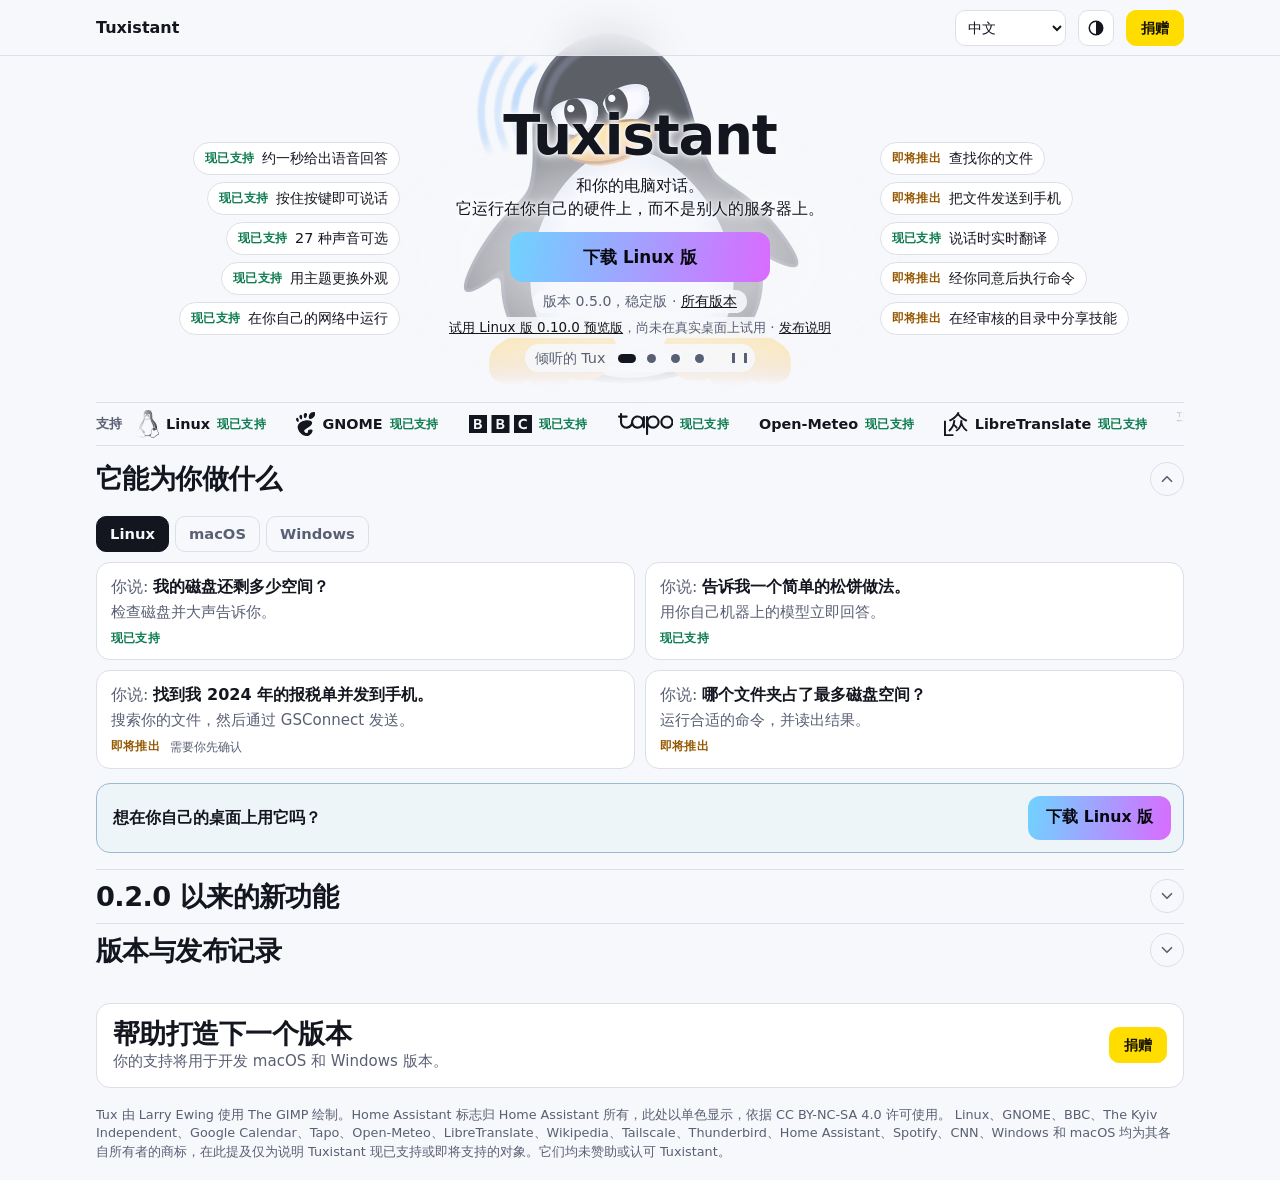
<file: zh/index.html>
<!doctype html>
<html lang="zh" dir="ltr">
<head>
<meta charset="utf-8">
<meta name="viewport" content="width=device-width, initial-scale=1">
<meta http-equiv="Content-Security-Policy" content="default-src 'none'; script-src 'self' 'sha256-7VdH9vVWAruDu7903xE+iqf+m04RZmTaQeqstZI0Ae4=' 'sha256-SqynItc/O4rO2nS4DljDxCaF4On9PS4TB4Wi/SGNqbo='; style-src 'self'; img-src 'self'; base-uri 'none'; form-action 'none'">
<meta name="referrer" content="strict-origin-when-cross-origin">
<script>document.documentElement.classList.add('js');try{var m=localStorage.getItem('mode');if(m==='light'||m==='dark')document.documentElement.dataset.mode=m}catch(e){}</script>
<title>Tuxistant：和你的电脑对话</title>
<meta name="description" content="运行在你自己硬件上的桌面语音助手。">
<meta property="og:title" content="Tuxistant：和你的电脑对话">
<meta property="og:description" content="运行在你自己硬件上的桌面语音助手。">
<meta name="theme-color" content="#07080d">
<link rel="icon" href="../favicon.svg" type="image/svg+xml">
<link rel="stylesheet" href="../style.css">
<link rel="alternate" hreflang="en" href="https://buengenio.github.io/Tuxistant/"><link rel="alternate" hreflang="ar" href="https://buengenio.github.io/Tuxistant/ar/"><link rel="alternate" hreflang="es" href="https://buengenio.github.io/Tuxistant/es/"><link rel="alternate" hreflang="pt" href="https://buengenio.github.io/Tuxistant/pt/"><link rel="alternate" hreflang="zh" href="https://buengenio.github.io/Tuxistant/zh/"><link rel="alternate" hreflang="x-default" href="https://buengenio.github.io/Tuxistant/"><link rel="canonical" href="https://buengenio.github.io/Tuxistant/zh/">
</head>
<body>
<header class="site-header" id="site-header">
  <div class="nav-glass" aria-hidden="true"></div>
  <div class="wrap bar">
    <a class="brand" href="./">Tuxistant</a>
    <select class="lang" id="lang" data-root="../" aria-label="语言"><option value="en">English</option><option value="ar">العربية</option><option value="es">Español</option><option value="pt">Português</option><option value="zh" selected>中文</option></select>
    <span class="mode"><svg class="i-auto" viewBox="0 0 24 24" aria-hidden="true"><circle cx="12" cy="12" r="9"/><path class="solid" d="M12 3a9 9 0 0 1 0 18z"/></svg><svg class="i-light" viewBox="0 0 24 24" aria-hidden="true"><circle cx="12" cy="12" r="4"/><path d="M12 2v2M12 20v2M4.9 4.9l1.4 1.4M17.7 17.7l1.4 1.4M2 12h2M20 12h2M4.9 19.1l1.4-1.4M17.7 6.3l1.4-1.4"/></svg><svg class="i-dark" viewBox="0 0 24 24" aria-hidden="true"><path d="M21 12.8A9 9 0 1 1 11.2 3a7 7 0 0 0 9.8 9.8z"/></svg><select id="mode" aria-label="外观" title="外观"><option value="auto">自动</option><option value="light">浅色</option><option value="dark">深色</option></select></span>
    <a class="btn btn-coffee" href="https://buymeacoffee.com/buengenio" rel="noopener">捐赠</a>
  </div>
</header>
<main>
  <section class="hero" id="hero" data-theme="tux">
    <canvas id="tux" aria-hidden="true"></canvas>
    <div class="fallback" aria-hidden="true"></div>
    <div class="hero-in wrap">
      <div class="hero-copy">
        <h1>Tuxistant</h1>
        <p class="tagline"><span>和你的电脑对话。</span><span>它运行在你自己的硬件上，而不是别人的服务器上。</span></p>
        <div class="download">
          <a class="btn btn-main" id="download" href="https://github.com/BuenGenio/Tuxistant/archive/refs/tags/v0.5.0.tar.gz">下载 Linux 版</a>
          <p class="dl-meta"><span id="dl-meta-text">版本 0.5.0，稳定版</span> · <a href="#versions">所有版本</a></p>
          <p class="dl-preview"><a href="https://github.com/BuenGenio/Tuxistant/archive/refs/tags/v0.10.0.tar.gz">试用 Linux 版 0.10.0 预览版</a>，尚未在真实桌面上试用 · <a href="https://github.com/BuenGenio/Tuxistant/releases/tag/v0.10.0">发布说明</a></p>
        </div>
        <div class="pick"><span id="theme-name">倾听的 Tux</span><span class="dots" id="dots"></span></div>
      </div>
      <ul class="caps caps-a"><li class="cap"><span class="tag tag-now">现已支持</span><span>约一秒给出语音回答</span></li>
<li class="cap"><span class="tag tag-now">现已支持</span><span>按住按键即可说话</span></li>
<li class="cap"><span class="tag tag-now">现已支持</span><span>27 种声音可选</span></li>
<li class="cap"><span class="tag tag-now">现已支持</span><span>用主题更换外观</span></li>
<li class="cap"><span class="tag tag-now">现已支持</span><span>在你自己的网络中运行</span></li></ul>
      <ul class="caps caps-b"><li class="cap"><span class="tag tag-soon">即将推出</span><span>查找你的文件</span></li>
<li class="cap"><span class="tag tag-soon">即将推出</span><span>把文件发送到手机</span></li>
<li class="cap"><span class="tag tag-now">现已支持</span><span>说话时实时翻译</span></li>
<li class="cap"><span class="tag tag-soon">即将推出</span><span>经你同意后执行命令</span></li>
<li class="cap"><span class="tag tag-soon">即将推出</span><span>在经审核的目录中分享技能</span></li></ul>
    </div>
  </section>
  <div class="wrap"><div class="ticker"><svg class="marks" aria-hidden="true" focusable="false"><symbol id="mark-linux" viewBox="2.11 0 19.78 24"><path d="M12.504 0c-.155 0-.315.008-.48.021-4.226.333-3.105 4.807-3.17 6.298-.076 1.092-.3 1.953-1.05 3.02-.885 1.051-2.127 2.75-2.716 4.521-.278.832-.41 1.684-.287 2.489a.424.424 0 00-.11.135c-.26.268-.45.6-.663.839-.199.199-.485.267-.797.4-.313.136-.658.269-.864.68-.09.189-.136.394-.132.602 0 .199.027.4.055.536.058.399.116.728.04.97-.249.68-.28 1.145-.106 1.484.174.334.535.47.94.601.81.2 1.91.135 2.774.6.926.466 1.866.67 2.616.47.526-.116.97-.464 1.208-.946.587-.003 1.23-.269 2.26-.334.699-.058 1.574.267 2.577.2.025.134.063.198.114.333l.003.003c.391.778 1.113 1.132 1.884 1.071.771-.06 1.592-.536 2.257-1.306.631-.765 1.683-1.084 2.378-1.503.348-.199.629-.469.649-.853.023-.4-.2-.811-.714-1.376v-.097l-.003-.003c-.17-.2-.25-.535-.338-.926-.085-.401-.182-.786-.492-1.046h-.003c-.059-.054-.123-.067-.188-.135a.357.357 0 00-.19-.064c.431-1.278.264-2.55-.173-3.694-.533-1.41-1.465-2.638-2.175-3.483-.796-1.005-1.576-1.957-1.56-3.368.026-2.152.236-6.133-3.544-6.139zm.529 3.405h.013c.213 0 .396.062.584.198.19.135.33.332.438.533.105.259.158.459.166.724 0-.02.006-.04.006-.06v.105a.086.086 0 01-.004-.021l-.004-.024a1.807 1.807 0 01-.15.706.953.953 0 01-.213.335.71.71 0 00-.088-.042c-.104-.045-.198-.064-.284-.133a1.312 1.312 0 00-.22-.066c.05-.06.146-.133.183-.198.053-.128.082-.264.088-.402v-.02a1.21 1.21 0 00-.061-.4c-.045-.134-.101-.2-.183-.333-.084-.066-.167-.132-.267-.132h-.016c-.093 0-.176.03-.262.132a.8.8 0 00-.205.334 1.18 1.18 0 00-.09.4v.019c.002.089.008.179.02.267-.193-.067-.438-.135-.607-.202a1.635 1.635 0 01-.018-.2v-.02a1.772 1.772 0 01.15-.768c.082-.22.232-.406.43-.533a.985.985 0 01.594-.2zm-2.962.059h.036c.142 0 .27.048.399.135.146.129.264.288.344.465.09.199.14.4.153.667v.004c.007.134.006.2-.002.266v.08c-.03.007-.056.018-.083.024-.152.055-.274.135-.393.2.012-.09.013-.18.003-.267v-.015c-.012-.133-.04-.2-.082-.333a.613.613 0 00-.166-.267.248.248 0 00-.183-.064h-.021c-.071.006-.13.04-.186.132a.552.552 0 00-.12.27.944.944 0 00-.023.33v.015c.012.135.037.2.08.334.046.134.098.2.166.268.01.009.02.018.034.024-.07.057-.117.07-.176.136a.304.304 0 01-.131.068 2.62 2.62 0 01-.275-.402 1.772 1.772 0 01-.155-.667 1.759 1.759 0 01.08-.668 1.43 1.43 0 01.283-.535c.128-.133.26-.2.418-.2zm1.37 1.706c.332 0 .733.065 1.216.399.293.2.523.269 1.052.468h.003c.255.136.405.266.478.399v-.131a.571.571 0 01.016.47c-.123.31-.516.643-1.063.842v.002c-.268.135-.501.333-.775.465-.276.135-.588.292-1.012.267a1.139 1.139 0 01-.448-.067 3.566 3.566 0 01-.322-.198c-.195-.135-.363-.332-.612-.465v-.005h-.005c-.4-.246-.616-.512-.686-.71-.07-.268-.005-.47.193-.6.224-.135.38-.271.483-.336.104-.074.143-.102.176-.131h.002v-.003c.169-.202.436-.47.839-.601.139-.036.294-.065.466-.065zm2.8 2.142c.358 1.417 1.196 3.475 1.735 4.473.286.534.855 1.659 1.102 3.024.156-.005.33.018.513.064.646-1.671-.546-3.467-1.089-3.966-.22-.2-.232-.335-.123-.335.59.534 1.365 1.572 1.646 2.757.13.535.16 1.104.021 1.67.067.028.135.06.205.067 1.032.534 1.413.938 1.23 1.537v-.043c-.06-.003-.12 0-.18 0h-.016c.151-.467-.182-.825-1.065-1.224-.915-.4-1.646-.336-1.77.465-.008.043-.013.066-.018.135-.068.023-.139.053-.209.064-.43.268-.662.669-.793 1.187-.13.533-.17 1.156-.205 1.869v.003c-.02.334-.17.838-.319 1.35-1.5 1.072-3.58 1.538-5.348.334a2.645 2.645 0 00-.402-.533 1.45 1.45 0 00-.275-.333c.182 0 .338-.03.465-.067a.615.615 0 00.314-.334c.108-.267 0-.697-.345-1.163-.345-.467-.931-.995-1.788-1.521-.63-.4-.986-.87-1.15-1.396-.165-.534-.143-1.085-.015-1.645.245-1.07.873-2.11 1.274-2.763.107-.065.037.135-.408.974-.396.751-1.14 2.497-.122 3.854a8.123 8.123 0 01.647-2.876c.564-1.278 1.743-3.504 1.836-5.268.048.036.217.135.289.202.218.133.38.333.59.465.21.201.477.335.876.335.039.003.075.006.11.006.412 0 .73-.134.997-.268.29-.134.52-.334.74-.4h.005c.467-.135.835-.402 1.044-.7zm2.185 8.958c.037.6.343 1.245.882 1.377.588.134 1.434-.333 1.791-.765l.211-.01c.315-.007.577.01.847.268l.003.003c.208.199.305.53.391.876.085.4.154.78.409 1.066.486.527.645.906.636 1.14l.003-.007v.018l-.003-.012c-.015.262-.185.396-.498.595-.63.401-1.746.712-2.457 1.57-.618.737-1.37 1.14-2.036 1.191-.664.053-1.237-.2-1.574-.898l-.005-.003c-.21-.4-.12-1.025.056-1.69.176-.668.428-1.344.463-1.897.037-.714.076-1.335.195-1.814.12-.465.308-.797.641-.984l.045-.022zm-10.814.049h.01c.053 0 .105.005.157.014.376.055.706.333 1.023.752l.91 1.664.003.003c.243.533.754 1.064 1.189 1.637.434.598.77 1.131.729 1.57v.006c-.057.744-.48 1.148-1.125 1.294-.645.135-1.52.002-2.395-.464-.968-.536-2.118-.469-2.857-.602-.369-.066-.61-.2-.723-.4-.11-.2-.113-.602.123-1.23v-.004l.002-.003c.117-.334.03-.752-.027-1.118-.055-.401-.083-.71.043-.94.16-.334.396-.4.69-.533.294-.135.64-.202.915-.47h.002v-.002c.256-.268.445-.601.668-.838.19-.201.38-.336.663-.336zm7.159-9.074c-.435.201-.945.535-1.488.535-.542 0-.97-.267-1.28-.466-.154-.134-.28-.268-.373-.335-.164-.134-.144-.333-.074-.333.109.016.129.134.199.2.096.066.215.2.36.333.292.2.68.467 1.167.467.485 0 1.053-.267 1.398-.466.195-.135.445-.334.648-.467.156-.136.149-.267.279-.267.128.016.034.134-.147.332a8.097 8.097 0 01-.69.468zm-1.082-1.583V5.64c-.006-.02.013-.042.029-.05.074-.043.18-.027.26.004.063 0 .16.067.15.135-.006.049-.085.066-.135.066-.055 0-.092-.043-.141-.068-.052-.018-.146-.008-.163-.065zm-.551 0c-.02.058-.113.049-.166.066-.047.025-.086.068-.14.068-.05 0-.13-.02-.136-.068-.01-.066.088-.133.15-.133.08-.031.184-.047.259-.005.019.009.036.03.03.05v.02h.003z"/></symbol><symbol id="mark-gnome" viewBox="2.23 0 19.54 24"><path d="M19.703 0c-4.99 0-5.927 7.111-3.12 7.111 2.81 0 8.113-7.111 3.12-7.111M11.99.872q-.119-.001-.25.016c-2.811.364-1.82 5.25-.324 5.34 1.449.09 3.032-5.347.574-5.356M7.123 2.803a1.4 1.4 0 0 0-.488.114c-2.259.933-.344 4.776.921 4.519 1.168-.24 1.319-4.671-.433-4.632Zm-3.6 3.016a1.05 1.05 0 0 0-.634.215c-1.807 1.248.607 4.269 1.671 3.799.93-.41.338-3.967-1.037-4.014m10.032 2.309c-3.835.033-8.716 1.978-9.567 5.784C3.044 18.14 7.875 24 12.915 24c2.48 0 5.34-2.24 5.875-5.077.409-2.163-4.81-1.295-4.623.137.225 1.715-1.258 2.561-2.711 1.454-4.623-3.52 7.658-5.276 6.847-10.086-.263-1.56-2.29-2.322-4.748-2.301Z"/></symbol><symbol id="mark-bbc" viewBox="0 0 560 160"><path d="m79.396 86.11h-16.16v24.3h15.91c5.467 0 9.666-1.029 12.61-3.083 2.94-2.058 4.403-5.015 4.403-8.876 0-8.224-5.589-12.34-16.76-12.34zm8.504-17.18c2.485-2.054 3.734-4.928 3.734-8.616 0-7.136-4.861-10.7-14.57-10.7h-13.83v22.4h13.83c4.732 0 8.34-1.022 10.83-3.08zm-87.9 91.07h160v-160h-160zm110.8-47.08c-2.737 3.86-6.632 6.842-11.69 8.938-5.061 2.1-11.14 3.146-18.23 3.146h-35.86v-90h33.77c9.957 0 17.66 1.995 23.13 5.978 5.46 3.99 8.196 9.715 8.196 17.18 0 4.28-0.9799 7.994-2.94 11.14-1.956 3.146-4.854 5.642-8.69 7.49 5.306 1.757 9.365 4.55 12.18 8.368 2.817 3.818 4.224 8.452 4.224 13.91 0 5.372-1.365 9.988-4.098 13.84z"/><path d="m279.396 86.1h-16.16v24.3h15.91c5.467 0 9.666-1.029 12.6-3.083 2.936-2.058 4.403-5.015 4.403-8.876 0-8.224-5.586-12.34-16.76-12.34zm8.504-17.18c2.485-2.054 3.734-4.928 3.734-8.616 0-7.136-4.861-10.7-14.57-10.7h-13.83v22.4h13.83c4.732 0 8.344-1.022 10.83-3.08zm-87.9 91.08h160v-160h-160zm110.8-47.08c-2.737 3.86-6.629 6.842-11.69 8.938-5.061 2.1-11.14 3.146-18.23 3.146h-35.86v-90h33.78c9.953 0 17.66 1.995 23.13 5.978 5.46 3.99 8.196 9.715 8.196 17.18 0 4.28-0.9799 7.994-2.94 11.14-1.953 3.146-4.854 5.642-8.686 7.49 5.306 1.757 9.362 4.55 12.18 8.368 2.814 3.818 4.221 8.452 4.221 13.91 0 5.372-1.365 9.988-4.098 13.84z"/><path d="m400 160h160v-160h-160zm114.9-40.7c-3.731 2.054-8.05 3.682-12.96 4.875-4.914 1.19-10.08 1.785-15.5 1.785-7.199 0-13.68-1.046-19.43-3.143-5.764-2.1-10.63-5.124-14.61-9.068-3.983-3.948-7.035-8.784-9.148-14.5-2.121-5.712-3.174-12.15-3.174-19.31 0-6.986 1.099-13.3 3.3-18.93 2.205-5.635 5.376-10.47 9.53-14.5 4.147-4.025 9.12-7.112 14.93-9.254 5.799-2.135 12.3-3.206 19.49-3.206 4.998 0 9.719 0.5145 14.17 1.54 4.441 1.029 8.568 2.53 12.39 4.508v17.51c-3.484-2.306-7.296-4.072-11.31-5.239-4.169-1.206-8.49-1.809-12.83-1.788-6.184 0-11.46 1.151-15.82 3.454-4.287 2.228-7.789 5.717-10.03 9.995-2.334 4.357-3.5 9.659-3.5 15.91s1.123 11.58 3.37 15.98c2.132 4.29 5.551 7.806 9.778 10.06 4.277 2.303 9.467 3.454 15.56 3.454 9.316 0 17.91-2.425 25.79-7.28z"/></symbol><symbol id="mark-tapo" viewBox="0 0.26 90 35.65"><path fill-rule="evenodd" d="M28.3423 4.86941C32.6321 3.36534 37.4039 4.73679 40.2405 8.28901V6.87365C40.2413 5.93672 41.0006 5.17738 41.9376 5.17661C42.8745 5.17738 43.6338 5.93672 43.6346 6.87365V23.4625C43.6346 24.3997 42.8748 25.1595 41.9376 25.1595C41.0003 25.1595 40.2405 24.3997 40.2405 23.4625V21.6586C38.0909 24.3554 34.7717 25.8488 31.3277 25.6687C27.8837 25.4887 24.7383 23.6573 22.8816 20.7511C20.8984 23.82 17.487 25.6657 13.833 25.6465C7.92461 25.6119 3.19149 20.7219 3.19149 14.8135V7.75478H1.71092C1.25667 7.75478 0.821074 7.57414 0.500136 7.25268C0.179197 6.93122 -0.000734557 6.49533 2.25402e-06 6.04109C0.000768167 5.09672 0.766547 4.33156 1.71092 4.33156H3.19149V1.97264C3.19149 1.51863 3.37194 1.08324 3.6931 0.762345C4.01426 0.441446 4.44979 0.261352 4.90379 0.261719C5.84762 0.262485 6.61256 1.02742 6.61332 1.97125V4.33017H13.9413C14.8862 4.33017 15.6522 5.09618 15.6522 6.04109C15.6529 6.49533 15.473 6.93122 15.152 7.25268C14.8311 7.57414 14.3955 7.75478 13.9413 7.75478H6.61332V14.8496C6.61332 18.9097 9.93525 22.283 13.9954 22.2303C17.9458 22.172 21.1324 18.9805 21.1846 15.03V14.9703C21.1818 10.4245 24.0525 6.37347 28.3423 4.86941ZM24.59 14.9719C24.5895 19.003 27.8564 22.2715 31.8874 22.273V22.2716C35.9186 22.2678 39.1858 19.0013 39.1904 14.9701C39.1889 10.939 35.9204 7.67215 31.8893 7.67266C27.8582 7.67317 24.5905 10.9409 24.59 14.9719Z"/><path fill-rule="evenodd" d="M48.816 7.84816C50.8419 5.57064 53.7451 4.26825 56.7933 4.26953C61.7108 4.26901 65.9955 7.62033 67.1795 12.3932C68.3635 17.166 66.1418 22.1313 61.7942 24.4292C57.4466 26.727 52.0926 25.7656 48.816 22.0989V34.2029C48.8182 34.6546 48.6404 35.0885 48.3219 35.4088C48.0035 35.7291 47.5706 35.9093 47.1189 35.9097C46.182 35.9089 45.4226 35.1496 45.4219 34.2126V6.87684C45.4226 5.93991 46.182 5.18057 47.1189 5.1798C48.0558 5.18057 48.8152 5.93991 48.816 6.87684V7.84816ZM49.493 14.9738C49.4935 19.0052 52.7617 22.273 56.7932 22.273V22.2716C60.8233 22.2663 64.0888 19.0002 64.0933 14.9701C64.0918 10.9386 60.8227 7.67164 56.7913 7.67266C52.7599 7.67368 49.4925 10.9423 49.493 14.9738Z"/><path fill-rule="evenodd" d="M69.4074 10.8774C71.0649 6.87732 74.969 4.2698 79.2989 4.27092V4.26953C85.2063 4.27718 89.9932 9.06464 90.0001 14.9721C90.0012 19.302 87.3937 23.2061 83.3936 24.8636C79.3935 26.521 74.7889 25.6054 71.7272 22.5438C68.6656 19.4821 67.7499 14.8774 69.4074 10.8774ZM71.9984 14.9733C71.9987 19.0049 75.267 22.273 79.2986 22.273C83.3287 22.2677 86.5942 19.0016 86.5988 14.9715C86.598 10.9399 83.3293 7.67215 79.2977 7.67266C75.2661 7.67317 71.9982 10.9417 71.9984 14.9733Z"/></symbol><symbol id="mark-libretranslate" viewBox="0 0 49.49 49.96"><g transform="translate(-23.040803,-26.932047)"><g transform="translate(-42.114518,-17.993737)"><g transform="matrix(4.3205134,0,0,4.3205134,-37.271798,-327.6536)"><path d="m 34.996103,90.121035 -0.614947,0.759641 q -2.754346,-1.41593 -3.948067,-2.950715 -1.167884,1.617467 -3.7672,2.888703 L 26.0096,90.084861 q 3.457142,-1.601964 4.283963,-3.849882 l 0.878496,0.273884 q -0.175699,0.516763 -0.232543,0.604613 1.116207,1.596797 4.056587,3.007559 z m 0.165364,4.91958 -0.676959,0.645954 q -1.514115,-1.157549 -2.346102,-2.826692 -0.547769,1.550288 -2.268589,2.806021 l -0.676959,-0.625283 q 1.19889,-0.795814 1.798334,-1.875848 0.599445,-1.080034 0.682127,-3.079906 l 0.909502,0.07751 q 0,0.268716 -0.04134,0.671791 l -0.03617,0.361734 q 0,0.273884 0.30489,1.033525 0.310058,0.754474 0.899167,1.467606 0.594277,0.707965 1.452103,1.343583 z m -4.800725,-1.374588 -0.702797,0.63045 q -0.594277,-0.780312 -1.162716,-1.276404 -0.651121,1.421098 -2.020542,2.676831 l -0.687295,-0.614948 q 1.229895,-1.095537 1.767329,-2.201409 0.5426,-1.105872 0.697629,-2.795686 l 0.919838,0.09819 q -0.103353,0.940508 -0.366902,1.91719 1.00252,0.862993 1.555456,1.565791 z"/></g><path d="M 84.81389,94.883148 V 91.324643 H 69.191186 V 63.247172 h -4.035865 v 31.635976 z"/></g></g></symbol><symbol id="mark-kyiv-independent" viewBox="0 0 199 36"><path fill-rule="evenodd" d="M71.2313 24.5858C71.3564 24.7448 72.5989 26.3241 72.5844 29.0001C72.5991 31.7207 71.3146 33.3077 71.226 33.3927C69.7791 35.1215 68.406 35.4757 67.3872 35.7308H67.3724C66.3389 36 65.1429 35.9716 65.1429 35.9716H58.5874V22.0001H65.1429C65.1429 22.0001 66.3537 21.986 67.3724 22.241H67.3872L67.4372 22.2542C68.4507 22.5217 69.8026 22.8785 71.226 24.5791L71.2313 24.5858ZM69.0113 30.7005L69.0261 30.6863C69.0704 30.5871 69.2032 30.2895 69.2475 28.9576C69.1885 27.6681 69.0556 27.3564 69.0113 27.2572V27.2288C68.5886 25.6603 67.4265 25.0595 67.2312 24.9586L67.2309 24.9584C67.2217 24.9537 67.2147 24.95 67.21 24.9475C66.0731 24.3382 64.449 24.409 64.449 24.409H61.8209V33.5344H64.449C64.449 33.5344 66.0731 33.6194 67.21 32.996C67.3281 32.9535 68.5831 32.3583 69.0113 30.7146V30.7005Z"/><path d="M40.5448 22.0143H43.232L51.4412 31.3948V22.0143H54.5122V36H51.766L43.6306 26.7046V35.9858H40.5448V22.0143Z"/><path d="M36.1449 22.0285H33V36H36.1449V22.0285Z"/><path d="M122.947 22.0143L131.141 31.3806V22.0143H134.212V35.9858H131.466L123.331 26.7046V35.9717H120.23V22.0143H122.947Z"/><path d="M170.224 22.0143H172.94L181.149 31.3948V22.0143H184.22V36H181.474L173.324 26.7046V35.9858H170.224V22.0143Z"/><path fill-rule="evenodd" d="M100.091 22.7511C99.1757 22.241 98.1569 22.0285 97.0938 22.0285H90.3316V35.9858H93.506C93.4912 34.8097 93.4912 31.8907 93.4912 31.8907C93.4912 31.8907 96.016 31.9049 97.0348 31.8907C97.9059 31.8907 98.7327 31.7632 99.5152 31.4373C100.593 30.998 101.42 30.3037 101.966 29.3118C102.586 28.1924 102.704 27.0021 102.409 25.7693C102.114 24.4232 101.317 23.4313 100.091 22.7511ZM98.9394 28.6033C98.4965 29.1134 97.9207 29.3826 97.2563 29.3968C96.0603 29.4393 93.506 29.411 93.5208 29.411V24.494C93.5208 24.494 96.0455 24.4799 97.2415 24.5082C98.4817 24.5365 99.4119 25.4151 99.5152 26.6053C99.5743 27.3422 99.4414 28.0223 98.9394 28.6033Z"/><path d="M186.981 22.0143V24.5224H191.44L191.426 35.9575H194.556V24.5224H199V22.0143H186.981Z"/><path fill-rule="evenodd" d="M152.255 29.0001C152.269 26.3241 151.027 24.7448 150.902 24.5858L150.896 24.5791C149.473 22.8785 148.121 22.5217 147.108 22.2542L147.058 22.241H147.043C146.024 21.986 144.813 22.0001 144.813 22.0001H138.258V35.9716H144.813C144.813 35.9716 146.009 36 147.043 35.7308H147.058C148.076 35.4757 149.45 35.1215 150.896 33.3927C151 33.3077 152.284 31.7207 152.255 29.0001ZM148.697 30.7146C148.274 32.3515 147.045 32.9386 146.9 33.0077L146.895 33.0101C145.758 33.6336 144.134 33.5486 144.134 33.5486H141.506V24.4232H144.134C144.134 24.4232 145.758 24.3523 146.895 24.9616C146.9 24.9642 146.907 24.9679 146.916 24.9728C147.112 25.0737 148.274 25.6745 148.697 27.243C148.697 27.243 148.888 27.6823 148.948 28.9717C148.906 30.1915 148.771 30.5237 148.719 30.652L148.714 30.6657L148.711 30.6721C148.711 30.6863 148.697 30.7146 148.697 30.7146Z"/><path d="M86.3008 22.0001V24.4374H78.3574V27.7673H86.3008V30.2045H78.3574V33.5344H86.3008V35.9716H75.1977V22.0001H86.3008Z"/><path d="M116.347 24.4374V22.0001H105.244V35.9716H116.347V33.5344H108.404V30.2045H116.347V27.7673H108.404V24.4374H116.347Z"/><path d="M166.163 22.0001V24.4374H158.205V27.7673H166.163V30.2045H158.205V33.5344H166.163V35.9716H155.045V22.0001H166.163Z"/><path d="M46.2048 0L40.9602 7L46.2048 14H42.4115L38.2877 8.49899H36.0605V14H33V0H36.0605V5.48687H38.2877L42.4115 0H46.2048Z"/><path d="M51.0901 0.0141552L54.9265 5.74143L58.7486 0.0141552H62.1252L56.349 8.6687V13.9434H53.5472V8.68284L47.7279 0.0141552H51.0901Z"/><path d="M73.7925 0.0282759L77.7007 10.7333L81.609 0.0282759H85L79.8848 13.9434H75.5023L70.3871 0.0282759H73.7925Z"/><path d="M64.7115 0.0141552H67.772V13.9576H64.7115V0.0141552Z"/><path fill-rule="evenodd" d="M25 14H0V12H25V14Z"/><path d="M14.3677 3.2721V0H16.2795V8H14.3677V4.7279H10.8971V8H8.97063V0H10.8971V3.2721H14.3677Z"/><path d="M25 1.40036V0.0138784H18.5588V7.98615H25V6.5858H20.3823V4.68632H24.5956V3.29984H20.3823V1.40036H25Z"/><path d="M0 1.64991H2.85295V7.98613H4.76473V1.64991H7.61768V0.0277229H0V1.64991Z"/></symbol><symbol id="mark-google-calendar" viewBox="0 0 24 24"><path d="M18.316 5.684H24v12.632h-5.684V5.684zM5.684 24h12.632v-5.684H5.684V24zM18.316 5.684V0H1.895A1.894 1.894 0 0 0 0 1.895v16.421h5.684V5.684h12.632zm-7.207 6.25v-.065c.272-.144.5-.349.687-.617s.279-.595.279-.982c0-.379-.099-.72-.3-1.025a2.05 2.05 0 0 0-.832-.714 2.703 2.703 0 0 0-1.197-.257c-.6 0-1.094.156-1.481.467-.386.311-.65.671-.793 1.078l1.085.452c.086-.249.224-.461.413-.633.189-.172.445-.257.767-.257.33 0 .602.088.816.264a.86.86 0 0 1 .322.703c0 .33-.12.589-.36.778-.24.19-.535.284-.886.284h-.567v1.085h.633c.407 0 .748.109 1.02.327.272.218.407.499.407.843 0 .336-.129.614-.387.832s-.565.327-.924.327c-.351 0-.651-.103-.897-.311-.248-.208-.422-.502-.521-.881l-1.096.452c.178.616.505 1.082.977 1.401.472.319.984.478 1.538.477a2.84 2.84 0 0 0 1.293-.291c.382-.193.684-.458.902-.794.218-.336.327-.72.327-1.149 0-.429-.115-.797-.344-1.105a2.067 2.067 0 0 0-.881-.689zm2.093-1.931l.602.913L15 10.045v5.744h1.187V8.446h-.827l-2.158 1.557zM22.105 0h-3.289v5.184H24V1.895A1.894 1.894 0 0 0 22.105 0zm-3.289 23.5l4.684-4.684h-4.684V23.5zM0 22.105C0 23.152.848 24 1.895 24h3.289v-5.184H0v3.289z"/></symbol><symbol id="mark-home-assistant" viewBox="0 0.31 24 23.38"><path d="M22.939 10.627 13.061.749a1.505 1.505 0 0 0-2.121 0l-9.879 9.878C.478 11.21 0 12.363 0 13.187v9c0 .826.675 1.5 1.5 1.5h9.227l-4.063-4.062a2.034 2.034 0 0 1-.664.113c-1.13 0-2.05-.92-2.05-2.05s.92-2.05 2.05-2.05 2.05.92 2.05 2.05c0 .233-.041.456-.113.665l3.163 3.163V9.928a2.05 2.05 0 0 1-1.15-1.84c0-1.13.92-2.05 2.05-2.05s2.05.92 2.05 2.05a2.05 2.05 0 0 1-1.15 1.84v8.127l3.146-3.146A2.051 2.051 0 0 1 18 12.239c1.13 0 2.05.92 2.05 2.05s-.92 2.05-2.05 2.05c-.25 0-.488-.047-.709-.13L12.9 20.602v3.088h9.6c.825 0 1.5-.675 1.5-1.5v-9c0-.825-.477-1.977-1.061-2.561z"/></symbol><symbol id="mark-spotify" viewBox="0 0 24 24"><path d="M12 0C5.4 0 0 5.4 0 12s5.4 12 12 12 12-5.4 12-12S18.66 0 12 0zm5.521 17.34c-.24.359-.66.48-1.021.24-2.82-1.74-6.36-2.101-10.561-1.141-.418.122-.779-.179-.899-.539-.12-.421.18-.78.54-.9 4.56-1.021 8.52-.6 11.64 1.32.42.18.479.659.301 1.02zm1.44-3.3c-.301.42-.841.6-1.262.3-3.239-1.98-8.159-2.58-11.939-1.38-.479.12-1.02-.12-1.14-.6-.12-.48.12-1.021.6-1.141C9.6 9.9 15 10.561 18.72 12.84c.361.181.54.78.241 1.2zm.12-3.36C15.24 8.4 8.82 8.16 5.16 9.301c-.6.179-1.2-.181-1.38-.721-.18-.601.18-1.2.72-1.381 4.26-1.26 11.28-1.02 15.721 1.621.539.3.719 1.02.419 1.56-.299.421-1.02.599-1.559.3z"/></symbol><symbol id="mark-intelimaris" viewBox="18 18 1218 1218"><path fill-rule="evenodd" d="M 596.5 30.7 C 576.1 32, 542 36, 542 37 C 542 37.4, 545.5 42.8, 549.8 49.1 C 565.4 72, 609.9 137.7, 629.6 167 C 720.3 301.6, 717.6 298.1, 744 318.5 C 769.1 337.8, 786.9 355, 797.7 370.3 C 800.7 374.5, 803.3 378, 803.5 378 C 803.7 378, 812.1 373.8, 822.1 368.7 C 849.6 354.7, 873.7 345.8, 899.6 340 C 907.3 338.2, 914.2 336.5, 915.1 336.2 C 916.5 335.6, 914.3 331.6, 903.1 314 C 895.5 302.2, 880.6 278.8, 870 262 C 859.4 245.2, 848.8 228.6, 846.5 225 C 844.2 221.4, 825.5 192.2, 805 160 C 784.5 127.8, 764.6 96.5, 760.7 90.5 C 749.6 73.2, 744.8 65.4, 736.1 51.4 L 728.1 38.3 723.3 37.6 C 682.3 31.7, 659.7 30, 627.2 30.2 C 613.1 30.3, 599.3 30.5, 596.5 30.7 M 499.1 44.5 C 462.2 52.7, 425.4 64.3, 390.7 78.8 C 384.4 81.5, 382 82.9, 382.3 84 C 382.5 84.8, 388.1 93.5, 394.8 103.2 C 401.5 112.9, 446.7 180.6, 495.4 253.7 C 589.1 394.5, 588.7 394, 603.5 404.5 C 616.8 414, 630 419.5, 656.8 426.6 C 674.6 431.3, 685.9 434.8, 699.8 440 C 710.9 444, 711.2 444.1, 713.8 442.4 C 720.6 438.1, 741.3 422.9, 759.8 408.6 C 771 400, 782.6 391.5, 785.6 389.8 C 788.5 388, 791 386.1, 791 385.7 C 791 383.6, 779.7 368.9, 771.2 359.9 C 760.2 348.4, 750.3 340.2, 729 325.5 C 709.5 312, 701.1 305.2, 694.6 297.5 C 688.9 290.7, 679.2 276.6, 584.9 137 C 515.2 34, 520.5 41.5, 517.4 41.3 C 515.8 41.2, 507.6 42.6, 499.1 44.5 M 758.1 47.7 C 759.4 49.8, 768.6 64.1, 778.5 79.5 C 788.5 94.9, 804.2 119.4, 813.5 134 C 822.8 148.6, 835.9 169.2, 842.7 179.8 C 859.8 206.4, 909.3 284.8, 925.8 311.3 C 934.2 324.8, 939.8 332.9, 940.6 332.6 C 948.4 329.6, 1004.9 329.5, 1027.8 332.4 C 1041.7 334.2, 1065.9 338.6, 1066.8 339.4 C 1067.6 340.2, 1058.7 367.2, 1052.8 382 C 1046 398.8, 1033.6 423.9, 1025 438.2 L 1017.9 450 1055.3 510.7 C 1124.3 622.8, 1196.9 741.3, 1207 758.3 C 1208.9 761.4, 1210.7 764, 1211 764 C 1211.4 764, 1212.2 761.6, 1212.9 758.8 C 1244.4 624.9, 1228.2 481.1, 1168 361 C 1120.9 266.8, 1056.5 194.8, 964.3 133.2 C 903.7 92.7, 828 60.1, 758.6 44.5 L 755.8 43.9 758.1 47.7 M 342.5 101.3 C 308.7 118.8, 285.1 133.5, 258.1 153.9 C 239.6 167.9, 240 167.6, 240 168.4 C 240 168.8, 246.3 177.1, 253.9 186.9 C 285.6 227.4, 286.7 229, 391.7 386.5 C 449.8 473.7, 454.3 480, 462.4 487.8 C 479.5 504.2, 499.1 514.3, 525 520 C 535.3 522.2, 545.5 523.5, 570.7 525.5 L 589.8 527 597.7 521.4 C 602 518.3, 617.6 507.7, 632.5 497.9 C 657.4 481.5, 696.8 455, 701.5 451.4 C 704.2 449.4, 703.3 448.9, 689.7 444.5 C 674.3 439.4, 665.1 437.5, 640.8 434 C 610.5 429.7, 602.7 427.3, 588.7 417.8 C 576.8 409.7, 570 401.3, 545 364 C 531.9 344.5, 511.1 313.4, 498.7 295 C 486.3 276.6, 450.8 223.4, 419.8 176.8 C 387.5 128.2, 362.9 92.1, 362 92.1 C 361.2 92.1, 352.4 96.2, 342.5 101.3 M 206.4 196.9 C 183.6 218.2, 162.4 241.8, 141.8 268.7 L 133.2 279.9 174.7 341.7 C 197.5 375.7, 237.6 435.7, 263.7 475 C 315 552.1, 321.7 561.7, 332.2 572.1 C 355.9 595.8, 391.6 609.2, 453.3 617.4 C 472.9 620.1, 501.7 622.7, 502.5 621.9 C 502.7 621.6, 502 618.5, 500.9 614.9 C 499.8 611.4, 498.7 604.9, 498.3 600.5 L 497.8 592.5 531.1 568.6 C 549.5 555.4, 566.2 543.5, 568.2 542.1 C 570.3 540.7, 572 539.2, 572 538.9 C 572 538.6, 564.7 538, 555.8 537.7 C 512 536, 485.9 528.7, 459.7 510.7 C 447.3 502.2, 437.2 490.8, 421.8 468 C 414.6 457.3, 380.6 406.4, 346.2 355 C 281.1 257.6, 268 238.6, 254.6 220.9 C 250.1 215.1, 241.7 204, 235.8 196.2 C 229.9 188.5, 224.7 181.9, 224.2 181.6 C 223.7 181.3, 215.7 188.2, 206.4 196.9 M 118.1 301.8 C 102.6 325.4, 79.8 369.5, 69.2 396.2 C 61.3 416.2, 53.8 438, 54.2 440.2 C 54.8 443.8, 171.3 619.3, 178.5 627.5 C 214.8 668.7, 251.6 683.5, 353 697.5 C 384 701.7, 398 704, 408.5 706.6 C 445.3 715.6, 459.6 730.1, 456.1 755.1 C 454.3 768.4, 449.8 780.4, 434 815 C 404.4 879.7, 396.6 910.4, 401.5 943.6 C 405.4 969.3, 412.6 983.8, 450.8 1041.5 C 480.4 1086.2, 498.5 1114.4, 516.2 1143 C 524.2 1155.9, 535.5 1174.2, 541.5 1183.5 C 547.4 1192.8, 555.2 1205.1, 558.7 1210.6 L 565 1220.8 578.8 1221.6 C 599 1222.9, 650.4 1222.6, 666.5 1221.2 C 680.4 1219.9, 701.6 1217.4, 707.7 1216.4 L 710.8 1215.8 705.6 1207.2 C 702.7 1202.4, 691.4 1184.1, 680.5 1166.5 C 662.5 1137.3, 649.2 1115.7, 629 1082.5 C 625 1075.9, 619.1 1066.5, 616 1061.5 C 612.8 1056.5, 602.4 1039.9, 592.8 1024.5 C 583.1 1009.1, 565 980.3, 552.5 960.5 C 518.5 906.9, 514.7 897.1, 514.6 864.5 C 514.6 848.5, 515 843.8, 516.9 835 C 522.1 810.8, 531.6 786.1, 550.6 747.1 L 564 719.7 557 712.4 C 537.3 691.6, 517.5 661.2, 508.9 638.3 L 506.5 632 494.5 632 C 465.5 632, 429.5 628.3, 398 622 C 352 612.8, 327.6 599.9, 306.4 573.6 C 301 566.9, 172.6 375.2, 133.4 315.3 C 127.1 305.8, 121.7 298, 121.3 298 C 120.9 298, 119.4 299.7, 118.1 301.8 M 955.5 354.7 C 897.2 358.6, 845.4 376.3, 796.3 409.2 C 790.6 412.9, 775.3 424, 762.3 433.8 C 734.9 454.3, 722.2 463.3, 684 489.5 C 601.7 545.9, 524 601.8, 524 604.5 C 524 607.7, 533.7 633.7, 539 644.5 C 551 669, 570.2 693.6, 590.7 710.7 L 597 715.9 606.2 710.8 C 611.3 708, 621.8 702, 629.5 697.5 C 637.2 693, 652.7 684, 664 677.5 C 701.7 655.8, 709.4 651.4, 726.5 641.5 C 735.9 636.1, 757 623.8, 773.5 614.2 C 790 604.6, 814.9 590.5, 828.8 582.9 C 881.3 553.9, 905.1 538.4, 928 517.8 C 973 477.3, 1001.2 440.1, 1021.5 394.5 C 1027.8 380.1, 1035.5 359.2, 1034.8 358.4 C 1032 355.7, 978.8 353.2, 955.5 354.7 M 946.5 387.7 C 918.5 394.6, 910.9 396.7, 896.7 401.4 C 867 411.2, 830.9 426.8, 828.2 430.9 C 824.4 436.7, 825.5 439, 855.3 486.5 C 870.6 511, 872.7 513, 880.6 510 C 892.9 505.3, 971.2 423.2, 974.8 411.2 C 978.2 400, 973.7 390.8, 963.1 387.2 C 958.7 385.7, 954 385.8, 946.5 387.7 M 761 453.9 C 759.6 454.3, 757.1 455.4, 755.4 456.3 C 751.5 458.3, 675.9 512.4, 597.3 569.4 C 588.4 575.8, 579.5 582.9, 577.7 585.1 C 571.9 591.8, 569.9 602.1, 572.4 611.9 C 575.4 623.6, 590.3 649.8, 601.2 662.3 C 609.8 672.2, 624.7 678.1, 635.9 676 C 643.2 674.7, 639.5 676.7, 721 628 C 760.3 604.5, 800.3 580.7, 809.7 575.1 C 828 564.2, 830.8 561.7, 834.8 553.1 C 840.7 540.3, 838.6 527.4, 827.8 508.5 C 802.8 464.9, 791.4 453.9, 771.5 453.3 C 767.1 453.2, 762.4 453.4, 761 453.9 M 43.2 477.6 C 25.5 551.1, 21.7 619.9, 31.1 694.8 L 32.4 705.1 42.6 717.3 C 84.7 768, 117.1 782.1, 206 788.5 C 244.3 791.2, 258.3 793.1, 273.7 797.6 C 299.6 805.1, 310.3 817.7, 308.7 838.7 C 308 847.1, 307 852.1, 301 876 C 291.7 913.1, 289.1 930.1, 288.3 960.1 C 287 1006.4, 295.2 1050.2, 314 1097.5 C 317.3 1105.8, 338.6 1150.5, 340.4 1152.8 C 341.5 1154.4, 357.6 1162.5, 376.5 1171.2 C 419.7 1191.1, 468.2 1205.8, 519.3 1214.5 C 541.6 1218.3, 540.9 1220.1, 526.2 1197.2 C 519.2 1186.4, 507 1166.8, 499 1153.7 C 491 1140.6, 472.8 1112.1, 458.6 1090.2 C 412.6 1019.8, 408.8 1013.7, 401.9 1001 C 388.6 976.6, 384.2 961.4, 383.3 937.5 C 382.2 905.1, 390 877.4, 417 818 C 419.8 811.7, 424.8 800.6, 428 793.4 C 443.3 759, 442.3 743.5, 424.3 731.4 C 411.2 722.5, 391.6 717.8, 340.5 711 C 268.4 701.5, 243.3 695.6, 216.6 682.1 C 183.7 665.5, 167.9 649.2, 130.3 593 C 111.4 564.8, 87.1 527.6, 65 492.7 C 57 480.2, 49.5 468.8, 48.4 467.3 L 46.3 464.6 43.2 477.6 M 995 480.7 C 978.4 501.5, 934.5 543.3, 918.1 554.1 L 915.7 555.6 919.8 564.6 C 925.7 577.5, 931.1 592.1, 937 611.5 C 949.6 652.8, 948.9 651.3, 969.2 683.5 C 997 727.6, 1037.7 792.6, 1046.2 806.5 C 1058.4 826.5, 1109.2 910, 1121.7 930.7 L 1129.1 943 1125.9 947.6 C 1124.1 950.2, 1123.1 952, 1123.7 951.7 C 1126.4 950, 1148.3 914.5, 1160.2 892.5 C 1174.6 866, 1189.7 831.6, 1199 803.8 L 1203.3 791.1 1200.8 787.3 C 1199.4 785.2, 1189.1 768.4, 1177.8 750 C 1166.5 731.6, 1152 708, 1145.5 697.5 C 1122.3 660.1, 1025.2 502.2, 1016 487 C 1010.9 478.5, 1006.2 470.9, 1005.6 470.2 C 1004.7 469.3, 1002.3 471.6, 995 480.7 M 765 478.7 C 763.1 479.7, 749.1 489.5, 734 500.5 C 698.7 526.1, 609.7 590.3, 604.7 593.8 C 595.5 600.3, 594.7 604.7, 600.5 616.8 C 612.1 641.1, 625 654.5, 633.6 651.4 C 634.7 651, 653.3 640, 675 627 C 696.7 614, 722.1 598.9, 731.5 593.5 C 765.1 574.2, 807.6 548.5, 810.2 545.9 C 813.4 542.8, 814.5 539.2, 813.6 534.7 C 812.2 527, 784.5 484, 778.7 480.3 C 773.6 477.1, 769.1 476.6, 765 478.7 M 895.5 569.7 C 877 582.1, 846.7 599.9, 823.5 611.9 C 816.9 615.3, 811.1 618.5, 810.7 618.9 C 808.4 621.2, 802 671.3, 802 687.1 C 802 715.1, 808.1 732.1, 831.5 768.5 C 838.5 779.5, 853.6 803.1, 865 821 C 876.4 838.9, 889.9 860, 895 868 C 903.4 881.1, 934.3 930.1, 957 966.5 C 974 993.6, 1019 1067.8, 1019 1068.6 C 1019 1069, 1018 1070.5, 1016.8 1071.9 C 1015.5 1073.3, 1018.8 1070.7, 1024 1066 C 1040.5 1051.4, 1071 1020, 1084.9 1003.2 C 1099.5 985.7, 1122 956.1, 1122 954.5 C 1122 954, 1121 955, 1119.8 956.7 C 1117.1 960.6, 1116.9 960.6, 1115.1 957.8 C 1109.3 948.7, 1099 931.8, 1063.5 873.5 C 1056.8 862.5, 1044.3 842.3, 1035.7 828.5 C 1027.2 814.8, 1015.7 796.3, 1010.2 787.5 C 1004.8 778.7, 993.6 760.9, 985.5 748 C 929.5 659, 934.7 669, 925.6 632.2 C 922.5 620, 918.1 604, 915.7 596.7 C 911.3 583.4, 903.9 565, 903 565 C 902.7 565, 899.3 567.1, 895.5 569.7 M 780 636.1 C 768.7 642.8, 744.7 656.7, 726.5 667.2 L 693.5 686.1 687.2 703.8 C 663.8 768.9, 665.3 802.9, 693.2 846.3 C 696.7 851.6, 706.5 866.9, 715.2 880.3 C 736.4 913.2, 743.6 924.6, 769.8 967 C 782.2 987.1, 798.2 1013, 805.5 1024.5 C 812.7 1036, 823.5 1053.4, 829.5 1063 C 855.9 1105.6, 888 1156.4, 889.4 1157.8 C 889.6 1158, 893.8 1156.1, 898.7 1153.7 C 926.7 1139.6, 965.6 1114.1, 996.7 1089.3 L 1006 1082 1002.6 1077.2 C 998.2 1071, 966.7 1021.2, 949.8 993.5 C 932.8 965.8, 901.5 915.7, 887.3 893.6 C 870.5 867.4, 838 816.4, 818.4 785.6 C 793.7 746.8, 788.5 734.2, 787.4 711 C 786.7 696.6, 788.1 686.8, 795.4 655.7 C 801.6 629.8, 802.7 624, 801.4 624 C 800.9 624, 791.3 629.5, 780 636.1 M 666 702.1 C 660.2 705.5, 644.3 714.9, 630.5 723 C 601.1 740.4, 598.1 742, 595.7 742 C 593 742, 586.9 738.6, 579.5 733 L 572.9 728 568 738.2 C 529.2 820.6, 522.6 864.6, 543 906.5 C 545.7 912, 554.7 927.1, 563.1 940 C 585.2 974.2, 638.8 1060.4, 669.7 1111.5 C 680.7 1129.7, 692.9 1149.7, 696.7 1156 C 718.2 1190.9, 730 1210.3, 730.3 1211.3 C 730.9 1213.3, 765.4 1205.3, 793 1196.9 C 819.2 1188.9, 866.9 1170.5, 870.4 1167 C 871 1166.4, 870.3 1164.4, 868.3 1161.3 C 866.7 1158.7, 858.1 1145.3, 849.3 1131.5 C 840.5 1117.8, 826.2 1095, 817.5 1081 C 808.8 1067, 796.9 1047.8, 791 1038.5 C 785.1 1029.2, 774.3 1011.8, 767 1000 C 731.7 943.2, 712.6 912.9, 684.1 869 C 659.5 830.9, 652.9 811.4, 654.3 780.5 C 655.2 760.5, 659.6 742.9, 671.1 713.1 C 674.4 704.6, 676.9 697.3, 676.8 696.8 C 676.6 696.3, 671.8 698.7, 666 702.1 M 40.6 747.8 C 71.4 887.5, 155.7 1021.1, 267.1 1106.5 C 279 1115.7, 308 1135.3, 308.7 1134.7 C 308.9 1134.4, 306.6 1128.8, 303.6 1122.2 C 286.9 1086.2, 276.6 1050.1, 270.8 1008 C 270 1002.1, 269.5 988, 269.5 971 C 269.5 933.4, 271.9 916, 283.1 872.5 C 291.5 839.7, 291 829.2, 280.7 822.1 C 268.3 813.6, 253.1 810.7, 204 807.5 C 136.7 803.1, 104.4 794.8, 74.3 774.1 C 65.3 768, 46.9 752.3, 43.3 747.6 C 40.6 744.3, 39.8 744.3, 40.6 747.8"/></symbol><symbol id="mark-cnn" viewBox="0 6.42 24 11.16"><path d="M23.9962 15.514c0 2.0638-2.6676 3.0547-4.0789.6576-.1012-.173-2.3252-4.0032-2.3252-4.0032v3.3457c0 2.0637-2.6663 3.0546-4.0776.6575-.1025-.173-2.3253-4.0032-2.3253-4.0032v3.1547c0 1.4318-.8498 2.2073-2.1791 2.2073H5.5299a5.5299 5.5299 0 010-11.0598h1.7946v1.328H5.5299a4.2019 4.2019 0 100 8.4038h3.4494a.8973.8973 0 00.8794-.878V8.524a.2692.2692 0 01.1935-.273c.141-.0384.2897.0487.3987.2333l2.1522 3.7084c1.251 2.1573 2.0728 3.5738 2.083 3.5892.2807.4742.6986.5576.9973.4755a.7973.7973 0 00.582-.787v-6.945a.2705.2705 0 01.191-.2744c.1397-.0384.287.0487.3947.2333l1.9946 3.4366 2.242 3.8648c.2191.3717.5242.5038.7896.5038a.7691.7691 0 00.2063-.0282.7986.7986 0 00.591-.791V6.4707H24zM8.0026 13.9695V8.4857c0-2.0638 2.6675-3.0546 4.0788-.6563.1025.173 2.3253 4.002 2.3253 4.002V8.4856c0-2.0638 2.6662-3.0546 4.0775-.6563.1026.173 2.3253 4.002 2.3253 4.002V6.4705H22.14v8.9999a.2705.2705 0 01-.1935.2743c-.141.0384-.2897-.0487-.3987-.2333a1360.4277 1360.4277 0 01-2.2406-3.8622l-1.9946-3.434c-.2794-.4744-.696-.5577-.9921-.477a.7986.7986 0 00-.5833.7858v6.9464a.2718.2718 0 01-.1935.2743c-.1423.0384-.291-.0487-.3987-.2333-.0192-.032-1.069-1.8407-2.083-3.5892a6211.7971 6211.7971 0 00-2.1535-3.711c-.2794-.4755-.6973-.5575-.996-.4768a.7999.7999 0 00-.5845.7858v6.8002a.3717.3717 0 01-.3487.3474h-3.452a3.6712 3.6712 0 010-7.3424H7.322v1.328H5.5427a2.3432 2.3432 0 100 4.6864H7.636a.364.364 0 00.3666-.3705Z"/></symbol><symbol id="mark-windows" viewBox="0 0 4875 4875"><path d="M0 0h2311v2310H0zm2564 0h2311v2310H2564zM0 2564h2311v2311H0zm2564 0h2311v2311H2564"/></symbol><symbol id="mark-macos" viewBox="0 9.18 24 5.64"><path d="M0 14.727h.941v-2.453c0-.484.318-.835.771-.835.439 0 .71.276.71.722v2.566h.915V12.25c0-.48.31-.812.764-.812.46 0 .718.28.718.77v2.518h.94v-2.748c0-.801-.517-1.334-1.307-1.334-.578 0-1.054.31-1.247.805h-.023c-.147-.514-.552-.805-1.118-.805-.545 0-.968.306-1.142.771H.903v-.695H0v4.006zm7.82-.646c-.408 0-.68-.208-.68-.537 0-.318.26-.522.714-.552l.926-.057v.307c0 .483-.427.839-.96.839zm-.284.71c.514 0 1.017-.268 1.248-.703h.018v.639h.908v-2.76c0-.804-.647-1.33-1.64-1.33-1.021 0-1.66.537-1.701 1.285h.873c.06-.332.344-.548.79-.548.464 0 .748.242.748.662v.287l-1.058.06c-.976.061-1.524.488-1.524 1.199 0 .721.564 1.209 1.338 1.209zm6.305-2.642c-.065-.843-.719-1.512-1.777-1.512-1.164 0-1.92.805-1.92 2.087 0 1.3.756 2.082 1.928 2.082 1.005 0 1.697-.59 1.772-1.485h-.888c-.087.453-.397.725-.873.725-.597 0-.982-.483-.982-1.322 0-.824.381-1.323.975-1.323.502 0 .8.321.876.748h.889zm2.906-2.967c-1.591 0-2.589 1.085-2.589 2.82 0 1.735.998 2.816 2.59 2.816 1.586 0 2.584-1.081 2.584-2.816 0-1.735-.997-2.82-2.585-2.82zm0 .832c.971 0 1.591.77 1.591 1.988 0 1.213-.62 1.984-1.59 1.984-.976 0-1.592-.77-1.592-1.984 0-1.217.616-1.988 1.591-1.988zm2.982 3.178c.042 1.006.866 1.626 2.12 1.626 1.32 0 2.151-.65 2.151-1.686 0-.813-.469-1.27-1.576-1.523l-.627-.144c-.67-.158-.945-.37-.945-.733 0-.453.415-.756 1.032-.756.623 0 1.05.306 1.096.817h.93c-.023-.96-.817-1.61-2.019-1.61-1.187 0-2.03.653-2.03 1.62 0 .78.477 1.263 1.482 1.494l.707.166c.688.163.967.39.967.782 0 .454-.457.779-1.115.779-.665 0-1.167-.329-1.228-.832h-.945z"/></symbol></svg><p class="ticker-label" id="works-with">支持</p><div class="ticker-view"><ul class="ticker-list" aria-labelledby="works-with" tabindex="0"><li class="ticker-item is-now"><svg class="mark" width="23.08" height="28" aria-hidden="true" focusable="false"><use href="#mark-linux"/></svg><span class="mark-name">Linux</span><span class="tag tag-now">现已支持</span></li><li class="ticker-item is-now"><svg class="mark" width="19.54" height="24" aria-hidden="true" focusable="false"><use href="#mark-gnome"/></svg><span class="mark-name">GNOME</span><span class="tag tag-now">现已支持</span></li><li class="ticker-item is-now"><svg class="mark" width="63" height="18" aria-hidden="true" focusable="false"><use href="#mark-bbc"/></svg><span class="mark-name visually-hidden">BBC</span><span class="tag tag-now">现已支持</span></li><li class="ticker-item is-now"><svg class="mark" width="55.54" height="22" aria-hidden="true" focusable="false"><use href="#mark-tapo"/></svg><span class="mark-name visually-hidden">Tapo</span><span class="tag tag-now">现已支持</span></li><li class="ticker-item is-now"><span class="mark-name">Open-Meteo</span><span class="tag tag-now">现已支持</span></li><li class="ticker-item is-now"><svg class="mark" width="23.77" height="24" aria-hidden="true" focusable="false"><use href="#mark-libretranslate"/></svg><span class="mark-name">LibreTranslate</span><span class="tag tag-now">现已支持</span></li><li class="ticker-item is-now"><svg class="mark" width="132.7" height="24" aria-hidden="true" focusable="false"><use href="#mark-kyiv-independent"/></svg><span class="mark-name visually-hidden">The Kyiv Independent</span><span class="tag tag-now">现已支持</span></li><li class="ticker-item is-soon"><svg class="mark" width="22" height="22" aria-hidden="true" focusable="false"><use href="#mark-google-calendar"/></svg><span class="mark-name">Google Calendar</span><span class="tag tag-soon">即将推出</span></li><li class="ticker-item is-soon"><svg class="mark" width="23.61" height="23" aria-hidden="true" focusable="false"><use href="#mark-home-assistant"/></svg><span class="mark-name">Home Assistant</span><span class="tag tag-soon">即将推出</span></li><li class="ticker-item is-soon"><svg class="mark" width="22" height="22" aria-hidden="true" focusable="false"><use href="#mark-spotify"/></svg><span class="mark-name">Spotify</span><span class="tag tag-soon">即将推出</span></li><li class="ticker-item is-soon"><svg class="mark" width="26" height="26" aria-hidden="true" focusable="false"><use href="#mark-intelimaris"/></svg><span class="mark-name">InteliMaris</span><span class="tag tag-soon">即将推出</span></li><li class="ticker-item is-soon"><svg class="mark" width="38.71" height="18" aria-hidden="true" focusable="false"><use href="#mark-cnn"/></svg><span class="mark-name visually-hidden">CNN</span><span class="tag tag-soon">即将推出</span></li><li class="ticker-item is-soon"><svg class="mark" width="20" height="20" aria-hidden="true" focusable="false"><use href="#mark-windows"/></svg><span class="mark-name">Windows</span><span class="tag tag-soon">即将推出</span></li><li class="ticker-item is-soon"><svg class="mark" width="55.32" height="13" aria-hidden="true" focusable="false"><use href="#mark-macos"/></svg><span class="mark-name visually-hidden">macOS</span><span class="tag tag-soon">即将推出</span></li></ul><ul class="ticker-list" aria-hidden="true"><li class="ticker-item is-now"><svg class="mark" width="23.08" height="28" aria-hidden="true" focusable="false"><use href="#mark-linux"/></svg><span class="mark-name">Linux</span><span class="tag tag-now">现已支持</span></li><li class="ticker-item is-now"><svg class="mark" width="19.54" height="24" aria-hidden="true" focusable="false"><use href="#mark-gnome"/></svg><span class="mark-name">GNOME</span><span class="tag tag-now">现已支持</span></li><li class="ticker-item is-now"><svg class="mark" width="63" height="18" aria-hidden="true" focusable="false"><use href="#mark-bbc"/></svg><span class="mark-name visually-hidden">BBC</span><span class="tag tag-now">现已支持</span></li><li class="ticker-item is-now"><svg class="mark" width="55.54" height="22" aria-hidden="true" focusable="false"><use href="#mark-tapo"/></svg><span class="mark-name visually-hidden">Tapo</span><span class="tag tag-now">现已支持</span></li><li class="ticker-item is-now"><span class="mark-name">Open-Meteo</span><span class="tag tag-now">现已支持</span></li><li class="ticker-item is-now"><svg class="mark" width="23.77" height="24" aria-hidden="true" focusable="false"><use href="#mark-libretranslate"/></svg><span class="mark-name">LibreTranslate</span><span class="tag tag-now">现已支持</span></li><li class="ticker-item is-now"><svg class="mark" width="132.7" height="24" aria-hidden="true" focusable="false"><use href="#mark-kyiv-independent"/></svg><span class="mark-name visually-hidden">The Kyiv Independent</span><span class="tag tag-now">现已支持</span></li><li class="ticker-item is-soon"><svg class="mark" width="22" height="22" aria-hidden="true" focusable="false"><use href="#mark-google-calendar"/></svg><span class="mark-name">Google Calendar</span><span class="tag tag-soon">即将推出</span></li><li class="ticker-item is-soon"><svg class="mark" width="23.61" height="23" aria-hidden="true" focusable="false"><use href="#mark-home-assistant"/></svg><span class="mark-name">Home Assistant</span><span class="tag tag-soon">即将推出</span></li><li class="ticker-item is-soon"><svg class="mark" width="22" height="22" aria-hidden="true" focusable="false"><use href="#mark-spotify"/></svg><span class="mark-name">Spotify</span><span class="tag tag-soon">即将推出</span></li><li class="ticker-item is-soon"><svg class="mark" width="26" height="26" aria-hidden="true" focusable="false"><use href="#mark-intelimaris"/></svg><span class="mark-name">InteliMaris</span><span class="tag tag-soon">即将推出</span></li><li class="ticker-item is-soon"><svg class="mark" width="38.71" height="18" aria-hidden="true" focusable="false"><use href="#mark-cnn"/></svg><span class="mark-name visually-hidden">CNN</span><span class="tag tag-soon">即将推出</span></li><li class="ticker-item is-soon"><svg class="mark" width="20" height="20" aria-hidden="true" focusable="false"><use href="#mark-windows"/></svg><span class="mark-name">Windows</span><span class="tag tag-soon">即将推出</span></li><li class="ticker-item is-soon"><svg class="mark" width="55.32" height="13" aria-hidden="true" focusable="false"><use href="#mark-macos"/></svg><span class="mark-name visually-hidden">macOS</span><span class="tag tag-soon">即将推出</span></li></ul></div></div></div>
  <section class="section acc wrap" id="examples" aria-labelledby="examples-title"><div class="acc-head"><div class="acc-fit"><h2 id="examples-title">它能为你做什么</h2></div><svg class="acc-chev" viewBox="0 0 24 24" aria-hidden="true" focusable="false"><path d="M6 9l6 6 6-6"/></svg></div><div class="acc-panel" id="examples-panel"><div class="acc-inner">
    <div class="tabs" role="tablist" aria-labelledby="examples-title"><button class="tab" type="button" role="tab" id="tab-linux" data-os="linux" aria-controls="panel-linux" aria-selected="false">Linux</button><button class="tab" type="button" role="tab" id="tab-macos" data-os="macos" aria-controls="panel-macos" aria-selected="false">macOS</button><button class="tab" type="button" role="tab" id="tab-windows" data-os="windows" aria-controls="panel-windows" aria-selected="false">Windows</button></div>
    <ul class="examples" id="panel-linux" role="tabpanel" aria-labelledby="tab-linux"><li class="example"><span class="say" data-label="你说">我的磁盘还剩多少空间？</span><p class="does">检查磁盘并大声告诉你。</p><div class="flags"><span class="tag tag-now">现已支持</span></div></li><li class="example"><span class="say" data-label="你说">告诉我一个简单的松饼做法。</span><p class="does">用你自己机器上的模型立即回答。</p><div class="flags"><span class="tag tag-now">现已支持</span></div></li><li class="example"><span class="say" data-label="你说">找到我 2024 年的报税单并发到手机。</span><p class="does">搜索你的文件，然后通过 GSConnect 发送。</p><div class="flags"><span class="tag tag-soon">即将推出</span><span class="flag">需要你先确认</span></div></li><li class="example"><span class="say" data-label="你说">哪个文件夹占了最多磁盘空间？</span><p class="does">运行合适的命令，并读出结果。</p><div class="flags"><span class="tag tag-soon">即将推出</span></div></li></ul><ul class="examples" id="panel-macos" role="tabpanel" aria-labelledby="tab-macos" hidden><li class="example"><span class="say" data-label="你说">找到去年的报税单，用隔空投送发到我的 iPhone。</span><p class="does">用聚焦搜索查找，然后打开隔空投送。</p><div class="flags"><span class="tag tag-soon">即将推出</span><span class="flag">需要你先确认</span></div></li><li class="example"><span class="say" data-label="你说">开启勿扰模式，直到下次会议。</span><p class="does">读取你的日历并设置专注模式。</p><div class="flags"><span class="tag tag-soon">即将推出</span></div></li><li class="example"><span class="say" data-label="你说">清理下载文件夹里一年以上的文件。</span><p class="does">先显示列表，再全部移到废纸篓。</p><div class="flags"><span class="tag tag-soon">即将推出</span><span class="flag">需要你先确认</span></div></li><li class="example"><span class="say" data-label="你说">我的 Mac 为什么这么烫？</span><p class="does">找出最繁忙的应用并告诉你。</p><div class="flags"><span class="tag tag-soon">即将推出</span></div></li></ul><ul class="examples" id="panel-windows" role="tabpanel" aria-labelledby="tab-windows" hidden><li class="example"><span class="say" data-label="你说">找到我的报税单并发到手机。</span><p class="does">搜索你的文件，然后通过手机连接发送。</p><div class="flags"><span class="tag tag-soon">即将推出</span><span class="flag">需要你先确认</span></div></li><li class="example"><span class="say" data-label="你说">安装 VLC。</span><p class="does">通过 winget 安装。</p><div class="flags"><span class="tag tag-soon">即将推出</span><span class="flag">需要你先确认</span></div></li><li class="example"><span class="say" data-label="你说">是什么拖慢了开机速度？</span><p class="does">列出启动应用及各自的耗时。</p><div class="flags"><span class="tag tag-soon">即将推出</span></div></li><li class="example"><span class="say" data-label="你说">清理我的临时文件。</span><p class="does">显示找到的内容，然后释放空间。</p><div class="flags"><span class="tag tag-soon">即将推出</span><span class="flag">需要你先确认</span></div></li></ul>
  <div class="acc-cta"><p>想在你自己的桌面上用它吗？</p><div class="acc-actions"><a class="btn btn-cta" href="https://github.com/BuenGenio/Tuxistant/archive/refs/tags/v0.5.0.tar.gz" data-cta="download">下载 Linux 版</a></div></div></div></div></section>
  <section class="section acc wrap" id="preview" aria-labelledby="preview-title"><div class="acc-head"><div class="acc-fit"><h2 id="preview-title">0.2.0 以来的新功能</h2></div><svg class="acc-chev" viewBox="0 0 24 24" aria-hidden="true" focusable="false"><path d="M6 9l6 6 6-6"/></svg></div><div class="acc-panel" id="preview-panel"><div class="acc-inner">
    <p class="lead">已经做好，但尚未在真实桌面上得到验证。每项在真实桌面上正常工作后会改为“现已支持”。</p>
    <ul class="caps caps-row"><li class="cap"><span class="tag tag-soon">即将推出</span><span>播放、暂停和切换音乐</span></li><li class="cap"><span class="tag tag-soon">即将推出</span><span>计时器和提醒</span></li><li class="cap"><span class="tag tag-soon">即将推出</span><span>控制你的 Home Assistant</span></li><li class="cap"><span class="tag tag-soon">即将推出</span><span>网页搜索与调研</span></li><li class="cap"><span class="tag tag-soon">即将推出</span><span>用维基百科回答事实问题</span></li><li class="cap"><span class="tag tag-soon">即将推出</span><span>从你的邮件中找答案</span></li><li class="cap"><span class="tag tag-soon">即将推出</span><span>你自己的技能，在沙盒中运行</span></li><li class="cap"><span class="tag tag-soon">即将推出</span><span>打开应用和设置页面</span></li><li class="cap"><span class="tag tag-soon">即将推出</span><span>配方技能：一个 YAML 文件，无需代码</span></li><li class="cap"><span class="tag tag-soon">即将推出</span><span>配方可开关夜灯和勿扰模式</span></li><li class="cap"><span class="tag tag-soon">即将推出</span><span>每个技能在设置中都有自己的页面</span></li><li class="cap"><span class="tag tag-soon">即将推出</span><span>仅在你开启时使用 Tailscale 地址</span></li><li class="cap"><span class="tag tag-soon">即将推出</span><span>免按住听写：双击 Fn</span></li><li class="cap"><span class="tag tag-soon">即将推出</span><span>再次按住 Fn 回答 Tux 的问题</span></li><li class="cap"><span class="tag tag-soon">即将推出</span><span>须经你同意才使用云端</span></li></ul>
  <div class="acc-cta"><p>在你自己的桌面上试试这些功能。</p><div class="acc-actions"><a class="btn btn-cta" href="https://github.com/BuenGenio/Tuxistant/archive/refs/tags/v0.5.0.tar.gz" data-cta="download">下载 Linux 版</a><a class="acc-more" href="https://github.com/BuenGenio/Tuxistant/releases/tag/v0.5.0">发布说明</a></div></div></div></div></section>
  <section class="section acc wrap" id="versions" aria-labelledby="versions-title"><div class="acc-head"><div class="acc-fit"><h2 id="versions-title">版本与发布记录</h2></div><svg class="acc-chev" viewBox="0 0 24 24" aria-hidden="true" focusable="false"><path d="M6 9l6 6 6-6"/></svg></div><div class="acc-panel" id="versions-panel"><div class="acc-inner">
    <table class="versions">
      <thead><tr><th scope="col">系统</th><th scope="col">版本号</th><th scope="col">状态</th><th scope="col" class="needs">运行要求</th></tr></thead>
      <tbody><tr><td>Linux</td><td>0.5.0</td><td>稳定版</td><td class="needs">GNOME 50 和你自己的 LocalAI 服务器</td></tr><tr><td>macOS</td><td>–</td><td>计划中</td><td class="needs">待公布</td></tr><tr><td>Windows</td><td>–</td><td>计划中</td><td class="needs">待公布</td></tr></tbody>
    </table>
    <h3 class="sub" id="releases-title">发布记录</h3>
    <svg class="feat-sprite" width="0" height="0" aria-hidden="true" focusable="false"><symbol id="feat-apps" viewBox="0 0 24 24"><rect x="4" y="4" width="6.5" height="6.5" rx="1.5"/><rect x="13.5" y="4" width="6.5" height="6.5" rx="1.5"/><rect x="4" y="13.5" width="6.5" height="6.5" rx="1.5"/><rect x="13.5" y="13.5" width="6.5" height="6.5" rx="1.5"/></symbol><symbol id="feat-settings" viewBox="0 0 24 24"><path d="M4 7h9M17 7h3M4 17h3M11 17h9"/><circle cx="15" cy="7" r="2"/><circle cx="9" cy="17" r="2"/></symbol><symbol id="feat-media" viewBox="0 0 24 24"><path d="M9 17.5V5.5l11-2v12"/><circle cx="6.5" cy="17.5" r="2.5"/><circle cx="17.5" cy="15.5" r="2.5"/></symbol><symbol id="feat-mail" viewBox="0 0 24 24"><rect x="3" y="5" width="18" height="14" rx="2"/><path d="m3.5 7 8.5 6 8.5-6"/></symbol><symbol id="feat-server" viewBox="0 0 24 24"><rect x="3.5" y="4" width="17" height="7" rx="1.5"/><rect x="3.5" y="13" width="17" height="7" rx="1.5"/><path d="M7.5 7.5h.01M7.5 16.5h.01"/></symbol><symbol id="feat-shield" viewBox="0 0 24 24"><path d="M12 3 5 6v5.5c0 4.5 3 8 7 9.5 4-1.5 7-5 7-9.5V6z"/><path d="M9.5 12.5h5"/></symbol><symbol id="feat-search" viewBox="0 0 24 24"><circle cx="10.5" cy="10.5" r="6.5"/><path d="m15.5 15.5 5 5"/></symbol><symbol id="feat-recipe" viewBox="0 0 24 24"><path d="M14 3H6.5A1.5 1.5 0 0 0 5 4.5v15A1.5 1.5 0 0 0 6.5 21h11a1.5 1.5 0 0 0 1.5-1.5V8z"/><path d="M14 3v5h5M8.5 13h7M8.5 17h4"/></symbol><symbol id="feat-followup" viewBox="0 0 24 24"><path d="M4 3.5h10a1 1 0 0 1 1 1v7a1 1 0 0 1-1 1H8.5L5 15.5v-3H4a1 1 0 0 1-1-1v-7a1 1 0 0 1 1-1z"/><path d="M18 8h2a1 1 0 0 1 1 1v7a1 1 0 0 1-1 1h-1v3l-3.5-3H11a1 1 0 0 1-1-1v-.5"/></symbol><symbol id="feat-dictation" viewBox="0 0 24 24"><path d="M4 7h9M4 12h6M4 17h8M18 5v14M15.5 5h5M15.5 19h5"/></symbol><symbol id="feat-consent" viewBox="0 0 24 24"><path d="M7 18.5a4.5 4.5 0 0 1-.6-9 6 6 0 0 1 11.4 1.6 3.8 3.8 0 0 1-.3 7.4z"/><path d="m9.5 13.5 2 2 3.5-3.5"/></symbol><symbol id="feat-home" viewBox="0 0 24 24"><path d="M4 10.5 12 4l8 6.5V20H4z"/><path d="M10 20v-5h4v5"/></symbol><symbol id="feat-timer" viewBox="0 0 24 24"><circle cx="12" cy="13.5" r="7.5"/><path d="M12 13.5V10M9.5 2.5h5M12 2.5V6"/></symbol><symbol id="feat-book" viewBox="0 0 24 24"><path d="M12 6.5C10 5 7 4.5 3 5v13.5c4-.5 7 0 9 1.5 2-1.5 5-2 9-1.5V5c-4-.5-7 0-9 1.5z"/><path d="M12 6.5V20"/></symbol><symbol id="feat-code" viewBox="0 0 24 24"><path d="m8 7-5 5 5 5M16 7l5 5-5 5M13.5 5l-3 14"/></symbol><symbol id="feat-calendar" viewBox="0 0 24 24"><rect x="3.5" y="5" width="17" height="15.5" rx="2"/><path d="M3.5 10h17M8 3v4M16 3v4"/></symbol><symbol id="feat-news" viewBox="0 0 24 24"><rect x="3" y="4" width="18" height="16" rx="2"/><path d="M7 8.5h10M7 12.5h4M7 16h4M14 12.5h3V16h-3z"/></symbol><symbol id="feat-voice" viewBox="0 0 24 24"><rect x="9" y="3" width="6" height="11" rx="3"/><path d="M5.5 11a6.5 6.5 0 0 0 13 0M12 17.5V21M9 21h6"/></symbol><symbol id="feat-approve" viewBox="0 0 24 24"><rect x="3" y="5" width="18" height="14" rx="2"/><path d="m8.5 12 2.5 2.5 5-5"/></symbol><symbol id="feat-steps" viewBox="0 0 24 24"><path d="M3 20h5v-5h5v-5h5V5h3"/></symbol><symbol id="feat-theme" viewBox="0 0 24 24"><path d="M12 3a9 9 0 0 0 0 18c1.4 0 2-1 1.5-2.2-.6-1.4.3-2.8 1.8-2.8H18a3 3 0 0 0 3-3c0-5.5-4-10-9-10z"/><path d="M7.5 11.5h.01M10 7.5h.01M15 7.5h.01"/></symbol></svg>
    <ol class="releases" aria-labelledby="releases-title"><li class="release"><span class="rel-version"><a href="https://github.com/BuenGenio/Tuxistant/releases/tag/v0.10.0">0.10.0</a></span><span class="rel-when"><time dir="ltr" datetime="2026-11-27">2026-11-27</time></span><span class="chan chan-preview">预览版</span><ul class="rel-added" role="list"><li class="feat"><svg class="feat-icon" width="15" height="15" aria-hidden="true" focusable="false"><use href="#feat-apps"/></svg><span>打开“下载”等文件夹</span></li><li class="feat"><svg class="feat-icon" width="15" height="15" aria-hidden="true" focusable="false"><use href="#feat-settings"/></svg><span>设置页面名称说法更灵活</span></li></ul></li><li class="release"><span class="rel-version"><a href="https://github.com/BuenGenio/Tuxistant/releases/tag/v0.9.0">0.9.0</a></span><span class="rel-when"><time dir="ltr" datetime="2026-11-25">2026-11-25</time></span><span class="chan chan-preview">预览版</span><ul class="rel-added" role="list"><li class="feat"><svg class="feat-icon" width="15" height="15" aria-hidden="true" focusable="false"><use href="#feat-media"/></svg><span>歌曲标题中不再读出转义码</span></li><li class="feat"><svg class="feat-icon" width="15" height="15" aria-hidden="true" focusable="false"><use href="#feat-mail"/></svg><span>“doctor”命令显示邮件搜索的上限</span></li></ul></li><li class="release"><span class="rel-version"><a href="https://github.com/BuenGenio/Tuxistant/releases/tag/v0.8.0">0.8.0</a></span><span class="rel-when"><time dir="ltr" datetime="2026-11-23">2026-11-23</time></span><span class="chan chan-preview">预览版</span><ul class="rel-added" role="list"><li class="feat"><svg class="feat-icon" width="15" height="15" aria-hidden="true" focusable="false"><use href="#feat-mail"/></svg><span>“doctor”命令说明邮件搜索</span></li></ul></li><li class="release"><span class="rel-version"><a href="https://github.com/BuenGenio/Tuxistant/releases/tag/v0.7.0">0.7.0</a></span><span class="rel-when"><time dir="ltr" datetime="2026-11-21">2026-11-21</time></span><span class="chan chan-preview">预览版</span><ul class="rel-added" role="list"><li class="feat"><svg class="feat-icon" width="15" height="15" aria-hidden="true" focusable="false"><use href="#feat-mail"/></svg><span>无需 Thunderbird 的邮件搜索</span></li><li class="feat"><svg class="feat-icon" width="15" height="15" aria-hidden="true" focusable="false"><use href="#feat-server"/></svg><span>你的服务器上运行着什么</span></li></ul></li><li class="release"><span class="rel-version"><a href="https://github.com/BuenGenio/Tuxistant/releases/tag/v0.6.0">0.6.0</a></span><span class="rel-when"><time dir="ltr" datetime="2026-11-17">2026-11-17</time></span><span class="chan chan-preview">预览版</span><ul class="rel-added" role="list"><li class="feat"><svg class="feat-icon" width="15" height="15" aria-hidden="true" focusable="false"><use href="#feat-shield"/></svg><span>共享技能的签名校验</span></li><li class="feat"><svg class="feat-icon" width="15" height="15" aria-hidden="true" focusable="false"><use href="#feat-search"/></svg><span>目录开放后即可浏览技能</span></li></ul></li><li class="release"><span class="rel-version"><a href="https://github.com/BuenGenio/Tuxistant/releases/tag/v0.5.0">0.5.0</a></span><span class="rel-when"><time dir="ltr" datetime="2026-11-15">2026-11-15</time></span><span class="chan chan-stable">稳定版</span><ul class="rel-added" role="list"><li class="feat"><svg class="feat-icon is-mirrored" width="15" height="15" aria-hidden="true" focusable="false"><use href="#feat-recipe"/></svg><span>YAML 配方技能</span></li><li class="feat"><svg class="feat-icon" width="15" height="15" aria-hidden="true" focusable="false"><use href="#feat-followup"/></svg><span>追问</span></li><li class="feat"><svg class="feat-icon is-mirrored" width="15" height="15" aria-hidden="true" focusable="false"><use href="#feat-dictation"/></svg><span>免按住听写</span></li><li class="feat"><svg class="feat-icon" width="15" height="15" aria-hidden="true" focusable="false"><use href="#feat-settings"/></svg><span>设置中每个技能的独立页面</span></li><li class="feat"><svg class="feat-icon" width="15" height="15" aria-hidden="true" focusable="false"><use href="#feat-consent"/></svg><span>须经你同意才使用云端</span></li></ul></li><li class="release"><span class="rel-version"><a href="https://github.com/BuenGenio/Tuxistant/releases/tag/v0.4.0">0.4.0</a></span><span class="rel-when"><time dir="ltr" datetime="2026-11-13">2026-11-13</time></span><span class="chan chan-preview">预览版</span><ul class="rel-added" role="list"><li class="feat"><svg class="feat-icon" width="15" height="15" aria-hidden="true" focusable="false"><use href="#feat-apps"/></svg><span>打开应用</span></li><li class="feat"><svg class="feat-icon" width="15" height="15" aria-hidden="true" focusable="false"><use href="#feat-settings"/></svg><span>打开设置页面</span></li><li class="feat"><svg class="feat-icon" width="15" height="15" aria-hidden="true" focusable="false"><use href="#feat-shield"/></svg><span>关于你家的问题不进入事实查询</span></li></ul></li><li class="release"><span class="rel-version"><a href="https://github.com/BuenGenio/Tuxistant/releases/tag/v0.3.0">0.3.0</a></span><span class="rel-when"><time dir="ltr" datetime="2026-11-13">2026-11-13</time></span><span class="chan chan-preview">预览版</span><ul class="rel-added" role="list"><li class="feat"><svg class="feat-icon" width="15" height="15" aria-hidden="true" focusable="false"><use href="#feat-mail"/></svg><span>邮件搜索</span></li><li class="feat"><svg class="feat-icon" width="15" height="15" aria-hidden="true" focusable="false"><use href="#feat-search"/></svg><span>网页搜索与调研</span></li><li class="feat"><svg class="feat-icon" width="15" height="15" aria-hidden="true" focusable="false"><use href="#feat-home"/></svg><span>Home Assistant</span></li><li class="feat"><svg class="feat-icon" width="15" height="15" aria-hidden="true" focusable="false"><use href="#feat-timer"/></svg><span>计时器和提醒</span></li><li class="feat"><svg class="feat-icon" width="15" height="15" aria-hidden="true" focusable="false"><use href="#feat-media"/></svg><span>媒体控制</span></li><li class="feat"><svg class="feat-icon" width="15" height="15" aria-hidden="true" focusable="false"><use href="#feat-book"/></svg><span>来自维基百科的事实</span></li><li class="feat"><svg class="feat-icon" width="15" height="15" aria-hidden="true" focusable="false"><use href="#feat-code"/></svg><span>你自己的技能</span></li></ul></li><li class="release"><span class="rel-version"><a href="https://github.com/BuenGenio/Tuxistant/releases/tag/v0.2.0">0.2.0</a></span><span class="rel-when"><time dir="ltr" datetime="2026-11-13">2026-11-13</time></span><span class="chan chan-stable">稳定版</span><ul class="rel-added" role="list"><li class="feat"><svg class="feat-icon" width="15" height="15" aria-hidden="true" focusable="false"><use href="#feat-calendar"/></svg><span>日历</span></li><li class="feat"><svg class="feat-icon is-mirrored" width="15" height="15" aria-hidden="true" focusable="false"><use href="#feat-news"/></svg><span>来自你所选来源的新闻</span></li></ul></li><li class="release"><span class="rel-version"><a href="https://github.com/BuenGenio/Tuxistant/releases/tag/v0.1.0">0.1.0</a></span><span class="rel-when"><time dir="ltr" datetime="2026-11-10">2026-11-10</time></span><span class="chan chan-preview">预览版</span><ul class="rel-added" role="list"><li class="feat"><svg class="feat-icon" width="15" height="15" aria-hidden="true" focusable="false"><use href="#feat-voice"/></svg><span>对话与聆听</span></li><li class="feat"><svg class="feat-icon is-mirrored" width="15" height="15" aria-hidden="true" focusable="false"><use href="#feat-dictation"/></svg><span>听写</span></li><li class="feat"><svg class="feat-icon" width="15" height="15" aria-hidden="true" focusable="false"><use href="#feat-approve"/></svg><span>带确认卡片的技能</span></li><li class="feat"><svg class="feat-icon is-mirrored" width="15" height="15" aria-hidden="true" focusable="false"><use href="#feat-steps"/></svg><span>一次请求完成多个步骤</span></li><li class="feat"><svg class="feat-icon" width="15" height="15" aria-hidden="true" focusable="false"><use href="#feat-settings"/></svg><span>设置</span></li><li class="feat"><svg class="feat-icon" width="15" height="15" aria-hidden="true" focusable="false"><use href="#feat-theme"/></svg><span>主题</span></li></ul></li></ol>
  <div class="acc-cta"><p>在找旧版本或源代码？</p><div class="acc-actions"><a class="btn btn-cta btn-cta-alt" href="https://github.com/BuenGenio/Tuxistant/releases">在 GitHub 上查看所有版本</a></div></div></div></div></section>
  <section class="wrap">
    <div class="support">
      <div><h2>帮助打造下一个版本</h2><p>你的支持将用于开发 macOS 和 Windows 版本。</p></div>
      <a class="btn btn-coffee" href="https://buymeacoffee.com/buengenio" rel="noopener">捐赠</a>
    </div>
  </section>
</main>
<footer class="foot wrap">Tux 由 Larry Ewing 使用 The GIMP 绘制。Home Assistant 标志归 Home Assistant 所有，此处以单色显示，依据 CC BY-NC-SA 4.0 许可使用。 Linux、GNOME、BBC、The Kyiv Independent、Google Calendar、Tapo、Open-Meteo、LibreTranslate、Wikipedia、Tailscale、Thunderbird、Home Assistant、Spotify、CNN、Windows 和 macOS 均为其各自所有者的商标，在此提及仅为说明 Tuxistant 现已支持或即将支持的对象。它们均未赞助或认可 Tuxistant。</footer>
<script type="application/json" id="strings">{"dlFor": "下载 {os} 版", "dlSoon": "{os} 版即将推出", "dlPending": "{os} 预览版即将推出", "dlMeta": "版本 {version}，{channel}", "dlPlanned": "暂未提供", "preview": "预览版", "stable": "稳定版", "planned": "计划中", "themes": {"tux": "倾听的 Tux", "orb": "光球", "waves": "波浪", "scanner": "扫描灯"}, "showTheme": "显示主题", "pauseMotion": "暂停动画", "playMotion": "播放动画", "ctaExamples": "想在你自己的桌面上用它吗？", "ctaSoon": "{os} 版即将推出。", "ctaSoonAlso": "你也在用 {os} 桌面吗？", "releases": {"linux": {"version": "0.5.0", "channel": "stable", "url": "https://github.com/BuenGenio/Tuxistant/archive/refs/tags/v0.5.0.tar.gz"}, "macos": {"version": null, "channel": "planned", "url": null}, "windows": {"version": null, "channel": "planned", "url": null}}}</script>
<script src="../site.js"></script>
<script src="../themes.js"></script>
<script src="../app.js"></script>
</body>
</html>
</file>
<file: style.css>
:root {
  color-scheme: light dark;
  --bg: light-dark(#f7f8fb, #07080d);
  --panel: light-dark(#ffffff, #10121b);
  --line: light-dark(#dcdfe8, #242836);
  --text: light-dark(#14161f, #f1f2f7);
  --muted: light-dark(#596074, #a4a9bb);
  --now: light-dark(#0a7a4e, #5fe0a8);
  --soon: light-dark(#955800, #f3bd63);
  --accent: light-dark(#0a6fb0, #6fd3ff);
  --brand-1: #6fd3ff;
  --brand-2: #d96bff;
  --header-h: 56px;
  --hero-h: min(300px, calc(64svh - var(--header-h)));
}
/* Auto sets no attribute: color-scheme above already follows the system, live. */
:root[data-mode="light"] { color-scheme: light; }
:root[data-mode="dark"] { color-scheme: dark; }

* { box-sizing: border-box; }

html {
  background: var(--bg);
  scroll-padding-top: calc(var(--header-h) + 12px);
  -webkit-text-size-adjust: 100%;
}

body {
  margin: 0;
  padding-top: var(--header-h);
  background: var(--bg);
  color: var(--text);
  font: 16px/1.45 system-ui, -apple-system, "Segoe UI", Roboto, "Noto Sans", "Noto Sans Arabic",
    "Noto Sans SC", "PingFang SC", "Microsoft YaHei", sans-serif;
  overflow-x: clip;
}

a { color: inherit; }
h1, h2 { margin: 0; white-space: nowrap; letter-spacing: -0.02em; line-height: 1.15; }
h1 { font-size: clamp(2.2rem, 7vw, 3.4rem); font-weight: 750; }
h2 { font-size: clamp(1.25rem, 4.6vw, 1.7rem); font-weight: 700; }

.wrap { max-width: 1120px; margin-inline: auto; padding-inline: 16px; }

/* Header: the blur sits on a child because the header itself animates with transform. */
.site-header {
  position: fixed;
  inset: 0 0 auto;
  z-index: 100;
  isolation: isolate;
  height: var(--header-h);
  transition: transform 280ms cubic-bezier(.2, .7, .2, 1);
  will-change: transform;
}
.site-header.is-hidden { transform: translateY(-100%); }

.nav-glass {
  position: absolute;
  inset: 0;
  z-index: -1;
  pointer-events: none;
  background: var(--bg);
  border-block-end: 1px solid var(--line);
}
@supports ((backdrop-filter: blur(1px)) or (-webkit-backdrop-filter: blur(1px))) {
  .nav-glass {
    background: color-mix(in srgb, var(--bg) 68%, transparent);
    -webkit-backdrop-filter: blur(20px) saturate(145%);
    backdrop-filter: blur(20px) saturate(145%);
  }
}
@media (prefers-reduced-transparency: reduce) {
  .nav-glass { background: var(--bg); -webkit-backdrop-filter: none; backdrop-filter: none; }
}

.bar { display: flex; align-items: center; gap: 12px; height: 100%; }
.brand { font-weight: 700; text-decoration: none; margin-inline-end: auto; }
.nav-link { flex: none; color: var(--muted); font-size: 0.92rem; font-weight: 600; text-decoration: none; }
.nav-link:hover, .nav-link[aria-current] { color: var(--text); }
.lang-pick { display: contents; }
.bar-icon { display: none; width: 18px; height: 18px; fill: none; stroke: currentColor; stroke-width: 2; stroke-linecap: round; stroke-linejoin: round; }
.lang {
  min-width: 0;
  max-width: 130px;
  height: 36px;
  padding-inline: 8px;
  border: 1px solid var(--line);
  border-radius: 10px;
  background: var(--panel);
  color: var(--text);
  font: inherit;
  font-size: 0.9rem;
}

/* The native menu sits invisibly over the icon: any mode in one tap, in the width of one button. */
.mode {
  position: relative;
  flex: none;
  display: grid;
  place-items: center;
  width: 36px;
  height: 36px;
  border: 1px solid var(--line);
  border-radius: 10px;
  background: var(--panel);
}
.mode:hover { border-color: var(--accent); }
.mode:has(:focus-visible) { outline: 2px solid var(--accent); outline-offset: 2px; }
.mode select { position: absolute; inset: 0; width: 100%; height: 100%; opacity: 0; font-size: 1rem; cursor: pointer; }
.mode svg { display: none; width: 18px; height: 18px; fill: none; stroke: currentColor; stroke-width: 2; stroke-linecap: round; stroke-linejoin: round; }
.mode .solid { fill: currentColor; stroke: none; }
:root:not([data-mode]) .i-auto,
:root[data-mode="light"] .i-light,
:root[data-mode="dark"] .i-dark { display: block; }

.btn {
  display: inline-flex;
  align-items: center;
  justify-content: center;
  min-height: 36px;
  padding: 6px 14px;
  border: 1px solid var(--line);
  border-radius: 10px;
  background: var(--panel);
  color: var(--text);
  font: inherit;
  font-size: 0.9rem;
  font-weight: 600;
  text-decoration: none;
  cursor: pointer;
}
.btn:hover { border-color: var(--accent); }
.btn-coffee { background: #ffdd00; border-color: #ffdd00; color: #1a1500; }
.btn-coffee:hover { border-color: var(--text); }

:focus-visible { outline: 2px solid var(--accent); outline-offset: 2px; }

/* Hero: the theme shaders fill it edge to edge, behind the title and on up under the header's
   glass. The copy sits in the middle with the claims either side, or below them on a phone. */
.hero { position: relative; isolation: isolate; padding-block: 16px 14px; }
main > .hero:first-child { margin-block-start: calc(-1 * var(--header-h)); padding-block-start: calc(var(--header-h) + 16px); }
.hero-in {
  display: grid;
  grid-template-columns: minmax(0, 1fr) minmax(300px, 440px) minmax(0, 1fr);
  align-items: center;
  align-content: end;     /* the spare height goes above the name, where a figure peeks out, not under the picker */
  gap: 12px 20px;
  min-height: var(--hero-h);
}
.hero-copy { position: relative; grid-column: 2; grid-row: 1; text-align: center; }
.tagline { margin: 6px auto 0; max-width: 620px; color: var(--muted); text-wrap: balance; }
/* A sentence to a span, as in the calls to action: a narrow screen breaks between them first, and a
   sentence too long for a line still breaks evenly, not with one word left on its own. */
.tagline span { display: inline-block; text-wrap: balance; }

#tux, .fallback { position: absolute; inset: 0; z-index: -2; width: 100%; height: 100%; pointer-events: none; }
.has-gl .fallback { display: none; }
/* Until the script knows whether the shaders run, nothing: the still drawing would flash first. */
.js:not(.no-gl) .fallback { visibility: hidden; }

.caps { position: relative; z-index: 1; display: flex; flex-direction: column; gap: 7px; margin: 0; padding: 0; list-style: none; }
.caps-a { grid-column: 1; grid-row: 1; align-items: flex-end; }
.caps-b { grid-column: 3; grid-row: 1; align-items: flex-start; }
.cap {
  display: inline-flex;
  align-items: center;
  gap: 8px;
  padding: 5px 11px;
  border: 1px solid var(--line);
  border-radius: 999px;
  background: color-mix(in srgb, var(--panel) 86%, transparent);
  font-size: 0.9rem;
  text-align: start;
}

.tag { flex: none; font-size: 0.72rem; font-weight: 700; letter-spacing: 0.02em; }
.tag-now { color: var(--now); }
.tag-soon { color: var(--soon); }

.pick { display: flex; align-items: center; justify-content: center; gap: 10px; min-height: 28px; margin-block-start: 4px; color: var(--muted); font-size: 0.9rem; }
:root:not(.js) .pick { display: none; }     /* the dots and the pause button come with the script */
.dots { display: inline-flex; }
.dot, .still { display: grid; place-items: center; width: 24px; height: 24px; padding: 0; border: 0; background: none; color: var(--muted); cursor: pointer; }
/* The theme shown is a longer, darker mark, so the state doesn't rest on colour alone. */
.dot::before { content: ""; width: 9px; height: 9px; border-radius: 999px; background: currentColor; box-shadow: 0 0 0 2px color-mix(in srgb, var(--bg) 75%, transparent); }
.dot[aria-pressed="true"]::before { width: 18px; background: var(--text); }
.dot:hover, .still:hover { color: var(--text); }
/* Pause, two bars; once pressed, play. A little apart from the dots: it is a control, not a fifth theme. */
.still { margin-inline-start: 6px; }
.still::before { content: ""; width: 9px; height: 10px; border-inline: 3px solid currentColor; }
.still[aria-pressed="true"]::before { border: 0; background: currentColor; clip-path: polygon(0 0, 100% 50%, 0 100%); }
/* On a touch screen each is a thumb's width, the marks the same size: a near miss doesn't pick the
   theme beside it, and the row grows only a little. */
@media (pointer: coarse) {
  .dot, .still { width: 34px; height: 34px; }
  .still { margin-inline-start: 2px; }
}

.download { margin-block-start: 12px; }
.btn-main {
  min-height: 50px;
  min-width: 260px;
  padding-inline: 22px;
  border: 0;
  border-radius: 13px;
  background: linear-gradient(100deg, var(--brand-1), var(--brand-2));
  color: #08090f;
  font-size: 1.05rem;
  font-weight: 750;
}
.btn-main[aria-disabled="true"] { background: var(--panel); color: var(--muted); border: 1px solid var(--line); cursor: default; }
.dl-meta { margin: 6px 0 0; color: var(--muted); font-size: 0.88rem; }
.dl-meta a { color: var(--text); }
.dl-preview { margin: 2px 0 0; color: var(--muted); font-size: 0.84rem; }
.dl-preview a { color: var(--text); white-space: nowrap; }     /* a link wraps whole, not mid-way */

/* Works with: a slim strip. Two copies of one list sit side by side and each slides by its own
   width plus the gap, so the second lands exactly where the first began. No script. */
.ticker {
  display: flex;
  align-items: center;
  gap: 14px;
  margin-block-start: 16px;
  padding-block: 7px;
  border-block: 1px solid var(--line);
}
.ticker:has(:focus-visible) { outline: 2px solid var(--accent); outline-offset: 3px; }
/* The two hidden sprites: the ticker's marks and the release chips' icons. */
.marks, .feat-sprite { position: absolute; width: 0; height: 0; overflow: hidden; }
.ticker-label { flex: none; margin: 0; color: var(--muted); font-size: 0.82rem; font-weight: 600; white-space: nowrap; }
.ticker-view {
  --gap: 30px;
  --fade: 26px;
  flex: 1;
  display: flex;
  gap: var(--gap);
  min-width: 0;
  overflow: hidden;
  overflow: clip;     /* clip can't be scrolled, even by focus, and keeps the page from growing sideways */
  -webkit-mask-image: linear-gradient(to right, transparent, #000 var(--fade), #000 calc(100% - var(--fade)), transparent);
  mask-image: linear-gradient(to right, transparent, #000 var(--fade), #000 calc(100% - var(--fade)), transparent);
}
.ticker-list {
  flex: none;
  display: flex;
  align-items: center;
  justify-content: space-around;
  gap: var(--gap);
  min-width: 100%;    /* never narrower than the strip, or the loop would show a hole */
  min-height: 28px;
  margin: 0;
  padding: 0;
  list-style: none;
  animation: ticker 50s linear infinite;    /* about 45 px a second */
}
.ticker-list:focus-visible { outline: none; }   /* the strip shows the ring: the list is clipped */
[dir="rtl"] .ticker-list { animation-name: ticker-rtl; }
.ticker:hover .ticker-list,
.ticker:focus-within .ticker-list { animation-play-state: paused; }
@keyframes ticker { to { transform: translateX(calc(-100% - var(--gap))); } }
@keyframes ticker-rtl { to { transform: translateX(calc(100% + var(--gap))); } }
.ticker-item { display: flex; align-items: center; gap: 7px; font-size: 0.9rem; font-weight: 650; white-space: nowrap; }
.mark { flex: none; display: block; fill: currentColor; }
.is-soon .mark, .is-soon .mark-name { color: var(--muted); }
.visually-hidden { position: absolute; width: 1px; height: 1px; overflow: hidden; clip-path: inset(50%); white-space: nowrap; }

/* Sections */
.section { padding-block-start: 26px; }
.tabs { display: flex; gap: 6px; margin-block: 10px; }
.tab { min-height: 36px; padding: 5px 13px; border: 1px solid var(--line); border-radius: 10px; background: none; color: var(--muted); font: inherit; font-size: 0.92rem; font-weight: 600; cursor: pointer; }
.tab[aria-selected="true"] { background: var(--text); border-color: var(--text); color: var(--bg); }

.examples { display: grid; grid-template-columns: repeat(2, minmax(0, 1fr)); gap: 10px; margin: 0; padding: 0; list-style: none; }
.examples[hidden] { display: none; }
.example { padding: 12px 14px; border: 1px solid var(--line); border-radius: 14px; background: var(--panel); }
.say { display: block; font-weight: 650; }
.say::before { content: attr(data-label) ": "; color: var(--muted); font-weight: 500; }
.does { margin: 4px 0 6px; color: var(--muted); font-size: 0.94rem; }
.flags { display: flex; flex-wrap: wrap; gap: 10px; }
.flag { color: var(--muted); font-size: 0.78rem; }

.versions { width: 100%; margin-block-start: 10px; border-collapse: collapse; font-size: 0.94rem; }
.versions th, .versions td { padding: 8px 10px; border-block-end: 1px solid var(--line); text-align: start; }
.versions th { color: var(--muted); font-size: 0.82rem; font-weight: 600; }

/* New in the preview: the hero's pills, wrapped in rows. */
.lead { margin: 4px 0 10px; color: var(--muted); font-size: 0.94rem; }
.caps-row { flex-direction: row; flex-wrap: wrap; gap: 7px; }

/* Releases, newest first: the version, date and channel, then a chip for each thing it added, which
   wrap onto as many lines as they need. On a phone the chips start on a line of their own. */
.sub { margin: 16px 0 4px; font-size: 1.05rem; font-weight: 700; }
/* Each row is a subgrid of the list, so the columns line up and are only as wide as their contents. */
.releases { display: grid; grid-template-columns: auto auto auto minmax(0, 1fr); margin: 0; padding: 0; list-style: none; font-size: 0.94rem; }
.release {
  display: grid;
  grid-column: 1 / -1;
  grid-template-columns: subgrid;
  align-items: baseline;
  gap: 4px 12px;
  padding: 7px 10px;
  border-block-end: 1px solid var(--line);
}
.rel-version { font-weight: 700; }
.rel-when { color: var(--muted); font-variant-numeric: tabular-nums; }
.chan { justify-self: start; padding: 0 7px; border: 1px solid var(--line); border-radius: 999px; font-size: 0.74rem; font-weight: 700; white-space: nowrap; }
.chan-stable { color: var(--now); }
.chan-preview { color: var(--soon); }
.chan-planned { color: var(--accent); border-style: dashed; border-color: var(--accent); }
.is-planned .rel-version { color: var(--muted); }
/* Release chips: what each release added, one chip per feature, most impact first. A label that
   wraps still stays a rounded box, though the build keeps each one short enough for a phone. */
.rel-added { display: flex; flex-wrap: wrap; gap: 5px; min-width: 0; margin: 0; padding: 0; list-style: none; }
.feat {
  display: inline-flex;
  align-items: baseline;    /* the label's baseline is the chip's, so the row lines up with the version */
  gap: 5px;
  max-width: 100%;
  padding-block: 2px;
  padding-inline: 7px 9px;
  border: 1px solid var(--line);
  border-radius: 0.95em;
  background: var(--panel);
  color: var(--text);
  font-size: 0.84rem;
  line-height: 1.3;
}
.feat span { min-width: 0; overflow-wrap: break-word; }
.feat-icon {
  flex: none;
  align-self: center;
  width: 15px;
  height: 15px;
  fill: none;
  stroke: var(--accent);
  stroke-width: 2;
  stroke-linecap: round;
  stroke-linejoin: round;
}
[dir="rtl"] .feat-icon.is-mirrored { transform: scaleX(-1); }
.is-planned .feat { border-style: dashed; background: none; }

/* Only in a local preview build. */
.local-preview { margin: 8px 0 0; padding: 5px 12px; border: 1px dashed var(--accent); border-radius: 10px; color: var(--accent); font-size: 0.84rem; text-align: center; }

.support {
  display: flex;
  align-items: center;
  justify-content: space-between;
  gap: 14px;
  margin-block-start: 26px;
  padding: 14px 16px;
  border: 1px solid var(--line);
  border-radius: 14px;
  background: var(--panel);
}
.support p { margin: 2px 0 0; color: var(--muted); font-size: 0.94rem; }
.support > div { min-width: 0; }
.support .btn { flex: none; }

.foot { padding-block: 18px; color: var(--muted); font-size: 0.8rem; }

/* The header's Skills link, only in a build with the skills portal. On a phone it and the language
   menu beside it become icon buttons, like the appearance switch. */
@media (max-width: 480px) {
  .nav-link, .lang-pick {
    position: relative;
    flex: none;
    display: grid;
    place-items: center;
    width: 36px;
    height: 36px;
    border: 1px solid var(--line);
    border-radius: 10px;
    background: var(--panel);
    color: var(--text);
  }
  .nav-link[aria-current], .nav-link:hover, .lang-pick:hover { border-color: var(--accent); }
  .lang-pick:has(:focus-visible) { outline: 2px solid var(--accent); outline-offset: 2px; }
  .lang-pick .lang { position: absolute; inset: 0; width: 100%; max-width: none; height: 100%; opacity: 0; cursor: pointer; }
  .bar-icon { display: block; }
  .nav-text { position: absolute; width: 1px; height: 1px; overflow: hidden; clip-path: inset(50%); white-space: nowrap; }
}

@media (max-width: 400px) {
  .bar { gap: 8px; }
  .bar .btn-coffee { padding-inline: 10px; }
}

@media (max-width: 860px) {
  .cap { padding: 4px 9px; font-size: 0.8rem; border-radius: 11px; }
  .examples { grid-template-columns: minmax(0, 1fr); }
  .versions .needs { display: none; }
  .releases { grid-template-columns: auto auto minmax(0, 1fr); }
  .caps-row { display: grid; grid-template-columns: repeat(2, minmax(0, 1fr)); gap: 6px; }
  .caps-row .cap span { overflow-wrap: anywhere; }     /* a long word, such as Configurações, at 320 px */
  .rel-added { grid-column: 1 / -1; }
  .feat { font-size: 0.8rem; }
  .support { flex-direction: column; align-items: stretch; }
}

@media (prefers-reduced-motion: reduce) {
  .site-header { transition: none; }
  /* The ticker stands still: one copy, wrapped onto as many lines as it needs. */
  .ticker { flex-direction: column; gap: 6px; }
  .ticker-view { flex: none; max-width: 100%; overflow: visible; -webkit-mask-image: none; mask-image: none; }
  .ticker-list { flex: 0 1 auto; flex-wrap: wrap; justify-content: center; gap: 8px 26px; min-width: 0; animation: none; }
  .ticker-list[aria-hidden="true"] { display: none; }
}

/* ==== Hero background: the themes behind the title ==== */
/* The shader runs on under the translucent header and fades out into the page at the bottom. */
#tux, .fallback {
  -webkit-mask-image: linear-gradient(#000 calc(100% - 72px), transparent);
  mask-image: linear-gradient(#000 calc(100% - 72px), transparent);
}
/* Under the header it fades in, as it fades out at the foot: a figure's top is a soft tint in the
   glass, not a smudge cut off at the header's line. */
main > .hero:first-child #tux, main > .hero:first-child .fallback {
  -webkit-mask-image: linear-gradient(transparent, #000 var(--header-h), #000 calc(100% - 72px), transparent);
  mask-image: linear-gradient(transparent, #000 var(--header-h), #000 calc(100% - 72px), transparent);
}
/* A calm area behind the words, soft at its edges so the theme shows all round, and a halo on
   each line, so they read on every theme in either mode. */
.hero-copy::before {
  content: "";
  position: absolute;
  inset: 6px -56px -30px;     /* not above the name, where a figure's eyes peek out */
  z-index: -1;
  background: radial-gradient(closest-side, color-mix(in srgb, var(--bg) 66%, transparent) 45%,
    color-mix(in srgb, var(--bg) 40%, transparent) 78%, transparent);
  pointer-events: none;
}
@media (prefers-reduced-transparency: reduce) {
  .hero-copy::before { background: radial-gradient(closest-side, color-mix(in srgb, var(--bg) 88%, transparent) 60%, transparent); }
}
.hero-copy { --halo: 0 0 1px var(--bg), 0 0 3px var(--bg), 0 0 6px var(--bg), 0 0 12px var(--bg); }
.hero h1, .tagline { text-shadow: var(--halo); }
/* The scanner is the one theme that puts black right behind the name: there the name is light,
   with a dark halo, in either mode. With the shader it turns as the bar fades in and out (the
   script sets .ink-light); the still drawing goes by the theme. */
.hero h1 { transition: color .25s, text-shadow .25s; }
.has-gl .hero.ink-light h1,
:root:not(.has-gl) .hero[data-theme="scanner"] h1 { color: #f1f2f7; text-shadow: 0 0 1px #07080d, 0 0 3px #07080d, 0 0 6px #07080d, 0 0 12px #07080d; }
.hero .tagline { color: var(--text); }
/* The small lines under the button get a calm pill of their own: on a bright or busy part of a
   theme a halo isn't enough for text this size. Nearly solid, with no blur: the canvas behind them
   redraws every frame, and a blur would be redone with it, for little a reader would see. */
.hero .dl-meta, .hero .dl-preview, .hero .pick {
  width: fit-content;
  margin-inline: auto;
  padding: 1px 10px;
  border-radius: 999px;
  background: color-mix(in srgb, var(--bg) 90%, transparent);
}
.hero .dl-meta { margin-block-start: 8px; }
.hero .dl-preview { margin-block-start: 4px; }
.hero .pick { margin-block-start: 6px; padding-inline-end: 4px; }
/* The claims, where a band runs behind them on a wide screen: nearly solid, so the small Now and
   Soon keep 4.5:1 over a ribbon, which still shows through faintly. */
.hero .cap { background: color-mix(in srgb, var(--panel) 94%, transparent); }
@media (prefers-reduced-transparency: reduce) {
  .hero .dl-meta, .hero .dl-preview, .hero .pick { background: var(--bg); }
  .hero .cap { background: var(--panel); }
}

/* Without WebGL: a still drawing of each theme in CSS, where the script places its shader. Without
   script nothing places it, so it is centred, peeking over the name and ending above the claims. */
.fallback::before {
  content: "";
  position: absolute;
  left: var(--actor-left, calc(50% - min(150px, 34vw)));
  top: var(--actor-top, calc(var(--header-h) - 12px));
  width: var(--actor-width, min(300px, 68vw));
  height: var(--actor-height, min(300px, 68vw));
}
.hero[data-theme="tux"] .fallback::before {
  background:
    radial-gradient(2.3% 3.2% at 45.6% 29.5%, #111 90%, #0000),
    radial-gradient(2.3% 3.2% at 54.4% 29.5%, #111 90%, #0000),
    radial-gradient(5.4% 7.6% at 44.6% 28%, #fff 92%, #0000),
    radial-gradient(5.4% 7.6% at 55.4% 28%, #fff 92%, #0000),
    radial-gradient(10% 4.6% at 50% 38.5%, #f6a51f 92%, #0000),
    radial-gradient(13% 6% at 37% 91%, #f39a1b 92%, #0000),
    radial-gradient(13% 6% at 63% 91%, #f39a1b 92%, #0000),
    radial-gradient(21% 28% at 50% 64%, #f4f1e8 95%, #0000),
    radial-gradient(18.5% 17.5% at 50% 30%, #15171f 96%, #0000),
    radial-gradient(29% 37% at 50% 62%, #15171f 96%, #0000),
    radial-gradient(19.5% 18.5% at 50% 30%, #3a4055 96%, #0000),
    radial-gradient(30% 38% at 50% 62%, #3a4055 96%, #0000);
}
.hero[data-theme="orb"] .fallback::before {
  background:
    radial-gradient(26% 18% at 40% 30%, #ffffff2e, #0000),
    radial-gradient(42% 20% at 50% 50%, #0000 78%, #6fd3ffcc 86%, #d96bffcc 93%, #0000),
    radial-gradient(closest-side, #0c0e1c 72%, #3b2a66 75%, #0000 77%),
    radial-gradient(closest-side, #6fd3ff38, #d96bff1c 85%, #0000);
}
.hero[data-theme="scanner"] .fallback::before {
  border-radius: 6.7% / 28.6%;
  background:
    linear-gradient(90deg, #000d, #0000 34% 66%, #000d) center / 80% 29% no-repeat,
    repeating-linear-gradient(90deg, #ff2a12 0 3.6%, #1a0302 3.6% 5.88%) center / 80% 29% no-repeat,
    linear-gradient(#060506, #060506) center / 88% 49% no-repeat,
    linear-gradient(#1d1d22, #08080a);
  box-shadow: 0 0 60px 4px #ff2a1226;
}
.hero[data-theme="waves"] .fallback::before {
  --wave: light-dark(#1a4fb099, #cfe6ffcc);
  --wave-dim: light-dark(#1a4fb055, #8fb8ef77);
  background:
    radial-gradient(120% 70% at 22% 128%, #0000 98.7%, var(--wave) 99.3%, #0000),
    radial-gradient(130% 78% at 74% 138%, #0000 98.7%, var(--wave) 99.3%, #0000),
    radial-gradient(150% 66% at 50% 126%, #0000 98.8%, var(--wave) 99.4%, #0000),
    radial-gradient(110% 84% at 40% 146%, #0000 98.6%, var(--wave-dim) 99.3%, #0000),
    radial-gradient(140% 90% at 62% 154%, #0000 98.6%, var(--wave-dim) 99.3%, #0000),
    radial-gradient(130% 60% at 50% 112%, light-dark(#1a4fb014, #6f9fe62e), #0000 70%);
}

/* Narrower than the claims either side can sit: they go under the words, two to a row. */
@media (max-width: 1100px) {
  :root { --hero-h: 0px; }
  .hero-in { grid-template-columns: repeat(2, minmax(0, 1fr)); align-items: start; gap: 6px; max-width: 800px; }
  .hero-copy { grid-column: 1 / -1; grid-row: auto; padding-block: 28px 18px; }
  .caps-a, .caps-b { grid-column: auto; grid-row: auto; align-items: stretch; gap: 6px; }
  .hero-copy::before { inset: 14px -16px -10px; }
  .fallback::before { top: var(--actor-top, 0px); }     /* the name sits higher here: his eyes still peek over it */
}
/* ==== end of hero background ==== */

/* ==== Accordion sections and their calls to action: start ==================================== */
/* Each section after the ticker folds under its heading and ends with a call to action. Without
   script every section stays open and shows no chevron, since nothing could fold it. The fold
   animates the panel's one grid row between 0fr and 1fr; reduced motion and print skip it. */
.acc { padding-block: 0; }
.wrap:has(> .ticker) + .acc { margin-block-start: 6px; }
.acc + .acc .acc-head { border-block-start: 1px solid var(--line); }
.acc-head { position: relative; display: flex; align-items: center; gap: 12px; min-height: 54px; padding-block: 8px; }
.acc-fit { flex: 1 1 0; min-width: 0; }     /* the h2's own box, so fitHeadings measures the room beside the chevron */
.acc-toggle {
  margin: 0;
  padding: 0;
  border: 0;
  background: none;
  color: inherit;
  font: inherit;
  letter-spacing: inherit;
  text-align: start;
  white-space: nowrap;
  cursor: pointer;
  -webkit-tap-highlight-color: transparent;
}
.acc-toggle::after { content: ""; position: absolute; inset: 0 -8px; border-radius: 12px; }    /* the whole row folds, chevron included */
.acc-toggle:focus-visible { outline: none; }
.acc-toggle:focus-visible::after { outline: 2px solid var(--accent); outline-offset: 2px; }
.acc-chev {
  flex: none;
  display: none;
  width: 34px;
  height: 34px;
  padding: 7px;
  border: 1px solid var(--line);
  border-radius: 50%;
  fill: none;
  stroke: var(--muted);
  stroke-width: 2.2;
  stroke-linecap: round;
  stroke-linejoin: round;
  transition: transform 280ms cubic-bezier(.2, .7, .2, 1);
}
.has-acc .acc-chev { display: block; }
.acc:not(.is-closed) .acc-chev { transform: rotate(180deg); }
/* Only where a pointer hovers: a touch screen keeps :hover after a tap, which would look stuck. */
@media (hover: hover) {
  .acc-head:hover .acc-chev { border-color: var(--accent); stroke: var(--accent); }
}

.acc-panel { display: grid; grid-template-rows: 1fr; transition: grid-template-rows 280ms cubic-bezier(.2, .7, .2, 1); }
.acc-panel[hidden]:not([hidden="until-found"]) { display: none; }
.acc.is-closed .acc-panel { grid-template-rows: 0fr; }
/* Clips while folding. It reaches 6px past the text, so focus rings at the edges still show. */
.acc-inner { min-height: 0; overflow: hidden; margin-inline: -6px; padding-inline: 6px; }
.acc-instant .acc-panel, .acc-instant .acc-chev { transition: none; }

.acc-cta {
  display: flex;
  align-items: center;
  justify-content: space-between;
  flex-wrap: wrap;
  gap: 10px 16px;
  margin-block: 14px 16px;      /* margins, not padding: padding would stay showing when folded */
  padding-block: 12px;
  padding-inline: 16px 12px;
  border: 1px solid color-mix(in srgb, var(--accent) 32%, var(--line));
  border-radius: 14px;
  background: color-mix(in srgb, var(--accent) 7%, var(--panel));
}
/* The last section is followed by the Donate card, whose own margin is the gap, open or closed. */
.acc:has(+ .wrap > .support) .acc-cta { margin-block-end: 0; }
.acc-cta p { margin: 0; font-weight: 650; text-wrap: balance; }     /* no word left alone on a line */
.acc-cta p span { display: inline-block; }     /* two sentences break between them, not inside one */
.acc-actions { display: flex; align-items: center; flex-wrap: wrap; gap: 8px 16px; }
.btn-cta {
  min-height: 44px;
  padding-inline: 18px;
  border: 0;
  border-radius: 12px;
  background: linear-gradient(100deg, var(--brand-1), var(--brand-2));
  color: #08090f;
  font-size: 0.98rem;
  font-weight: 750;
}
.btn-cta:hover { box-shadow: 0 0 0 2px var(--text); }
.btn-cta-alt { background: var(--text); color: var(--bg); }
.btn-cta-alt:hover { box-shadow: 0 0 0 2px var(--accent); }
/* As tall as the button beside it, so it is as easy to tap. */
.acc-more { display: inline-flex; align-items: center; min-height: 44px; padding-inline: 6px; font-size: 0.9rem; font-weight: 600; }

@media (max-width: 560px) {
  .acc-cta { flex-direction: column; align-items: stretch; padding-inline: 12px; text-align: center; }
  .acc-actions { justify-content: center; }
  .acc-actions .btn-cta { flex: 1 1 auto; }
}
@media (max-width: 340px) {
  .btn-cta { padding-inline: 12px; font-size: 0.92rem; }     /* the longest labels stay on one line */
}
@media (prefers-reduced-motion: reduce) {
  .acc-panel, .acc-chev { transition: none; }
}
@media print {
  .acc .acc-panel, .acc .acc-panel[hidden] { display: block; content-visibility: visible; }
  .acc .acc-chev, .acc .acc-cta { display: none; }
}
/* ==== Accordion sections and their calls to action: end ====================================== */
</file>
